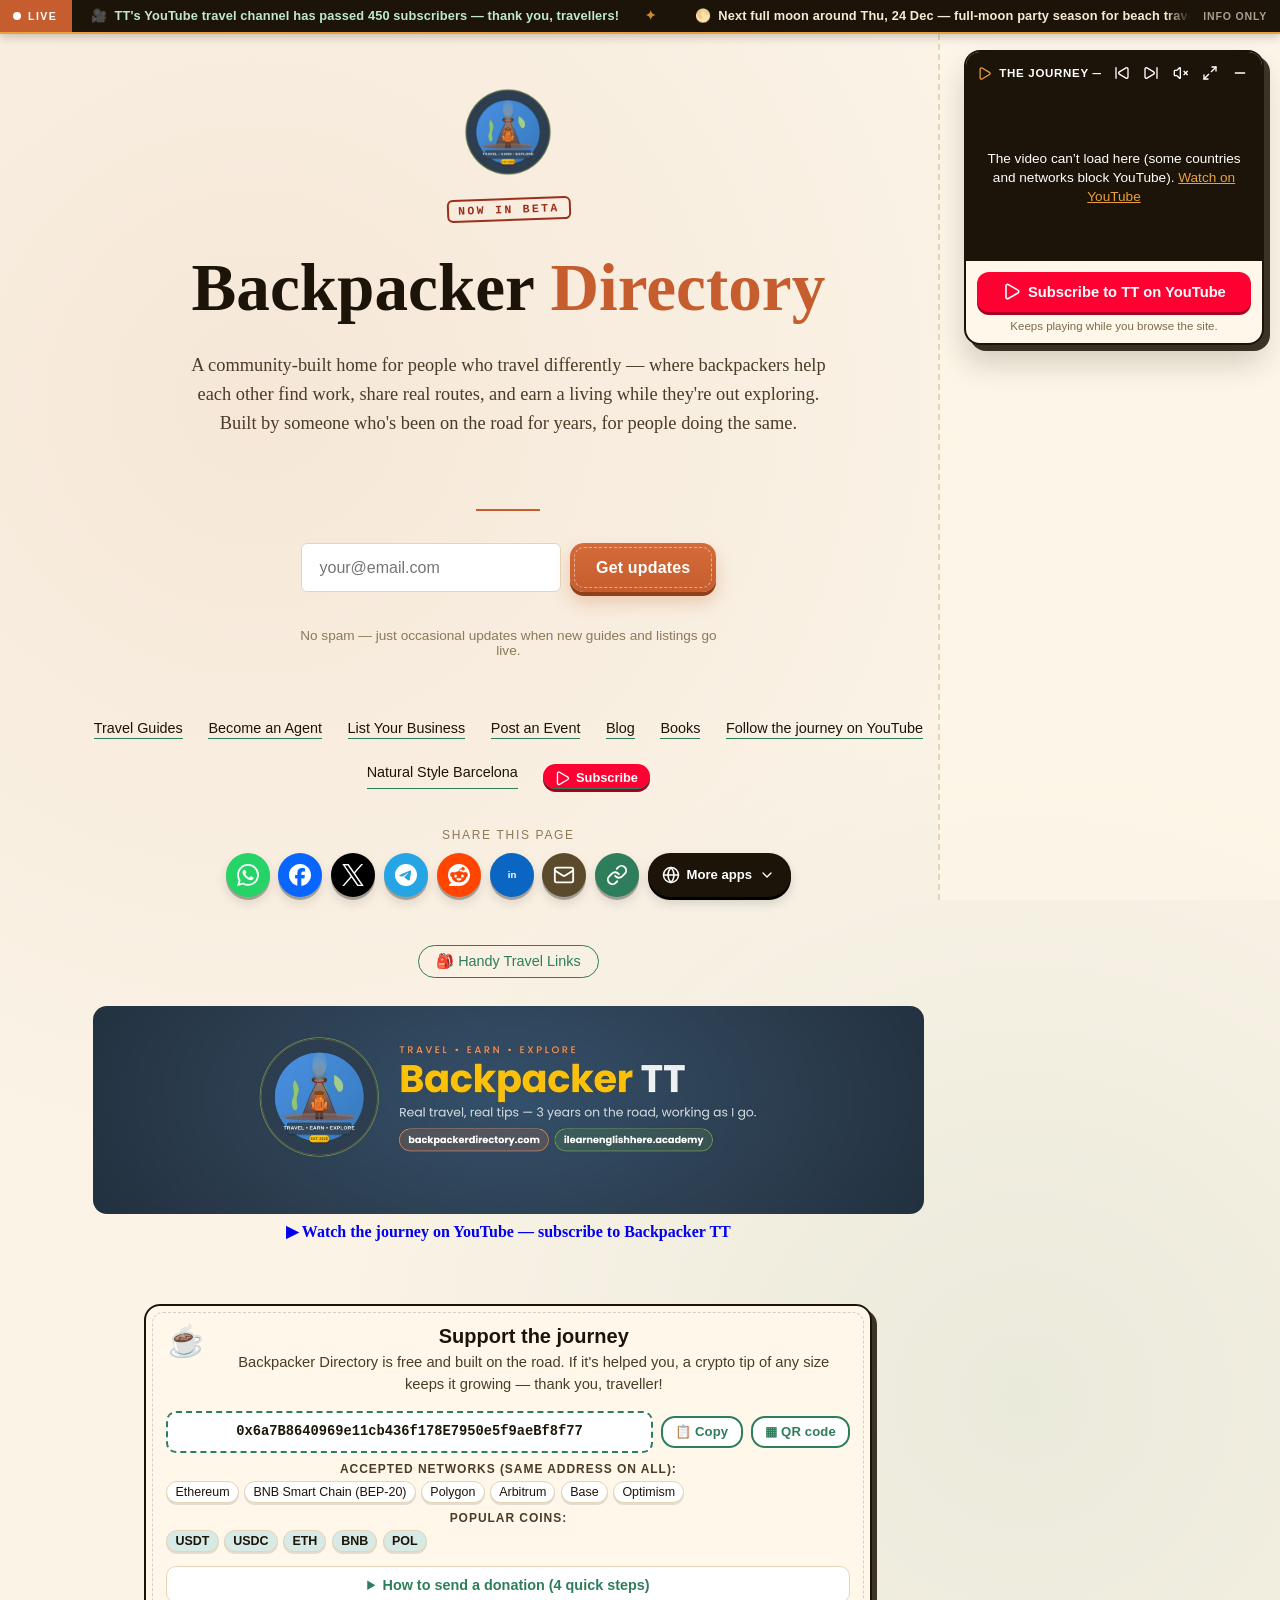
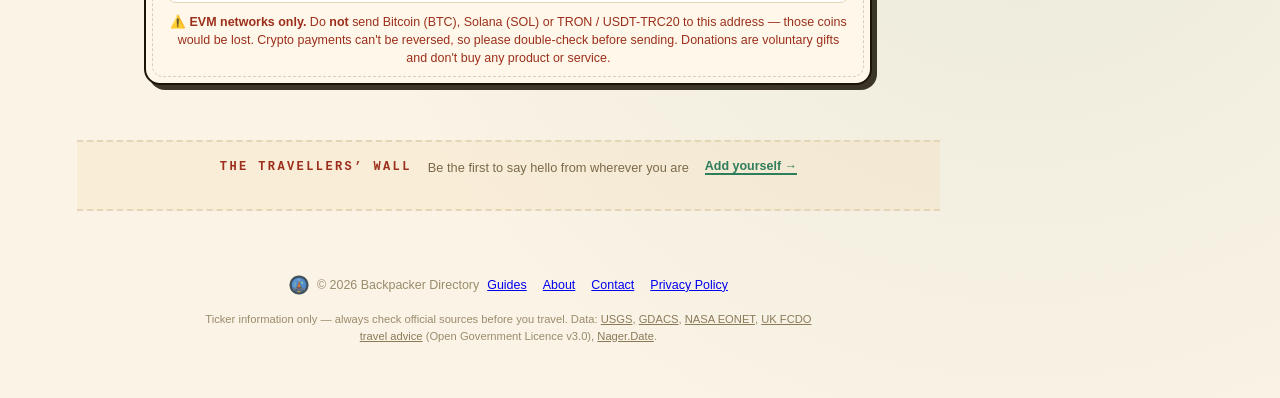
<file: index.html>
<!DOCTYPE html>
<html lang="en">
<head>
<meta charset="UTF-8">
<meta name="viewport" content="width=device-width, initial-scale=1.0">
<title>Backpacker Directory — Work, Routes &amp; Community for Travellers</title>
<meta name="description" content="Backpacker Directory — a community where travelers help each other earn, connect and explore while on the road — free guides, events and a traveller-friendly business directory.">
<link rel="icon" type="image/png" href="assets/favicon.png">
<link rel="apple-touch-icon" href="assets/favicon.png">
<style>
:root{
--ink:#1c1408;
--paper:#faf3e6;
--accent:#c65d2e;
--accent2:#2e7d5b;
--line:#e4d5b7;
}
*{box-sizing:border-box;}
body{
margin:0;
font-family:'Georgia', 'Times New Roman', serif;
background:
radial-gradient(circle at 20% 20%, rgba(198,93,46,0.08), transparent 40%),
radial-gradient(circle at 80% 70%, rgba(46,125,91,0.08), transparent 40%),
var(--paper);
color:var(--ink);
min-height:100vh;
display:flex;
flex-direction:column;
align-items:center;
justify-content:center;
padding:6vh 6vw;
text-align:center;
}
.badge{
letter-spacing:.3em;
text-transform:uppercase;
font-size:.72rem;
color:var(--accent2);
border:1px solid var(--accent2);
border-radius:999px;
padding:.5em 1.2em;
margin-bottom:2rem;
font-family:'Helvetica Neue', Arial, sans-serif;
}
h1{
font-size:clamp(2.2rem, 6vw, 4.2rem);
margin:0 0 .4em 0;
line-height:1.05;
}
h1 span{color:var(--accent);}
p.lede{
max-width:640px;
font-size:1.15rem;
line-height:1.6;
color:#4a3c26;
margin:0 auto 2.4rem auto;
}
.divider{
width:64px;
height:2px;
background:var(--accent);
margin:2rem auto;
}
form{
display:flex;
gap:.6rem;
flex-wrap:wrap;
justify-content:center;
margin-bottom:1.4rem;
}
input[type=email]{
font-family:'Helvetica Neue', Arial, sans-serif;
padding:.9em 1.1em;
border:1px solid var(--line);
border-radius:6px;
min-width:260px;
font-size:1rem;
background:#fff;
color:var(--ink);
}
button{
font-family:'Helvetica Neue', Arial, sans-serif;
padding:.9em 1.6em;
border:none;
border-radius:6px;
background:var(--accent);
color:#fff;
font-size:1rem;
cursor:pointer;
transition:background .2s ease;
}
button:hover{background:#a94c22;}
.note{
font-family:'Helvetica Neue', Arial, sans-serif;
font-size:.85rem;
color:#8a7a58;
max-width:420px;
}
.links{
margin-top:3rem;
display:flex;
gap:1.6rem;
flex-wrap:wrap;
justify-content:center;
font-family:'Helvetica Neue', Arial, sans-serif;
font-size:.9rem;
}
.links a{
color:var(--ink);
text-decoration:none;
border-bottom:1px solid var(--accent2);
padding-bottom:2px;
}
.links a:hover{color:var(--accent2);}
footer{
margin-top:4rem;
font-family:'Helvetica Neue', Arial, sans-serif;
font-size:.78rem;
color:#9a8c6c;
display:flex;
align-items:center;
justify-content:center;
gap:.5rem;
}
footer .foot-mark{width:20px;height:20px;opacity:.9;flex-shrink:0;border-radius:50%;}
.compass{
width:88px;height:88px;margin-bottom:1.4rem;border-radius:50%;
}

/* Share row */
.share-row{
margin-top:2.6rem;
display:flex;
align-items:center;
gap:.7rem;
flex-wrap:wrap;
justify-content:center;
font-family:'Helvetica Neue', Arial, sans-serif;
}
.share-row .share-label{
font-size:.78rem;
letter-spacing:.1em;
text-transform:uppercase;
color:#8a7a58;
margin-right:.3rem;
}
.share-row a, .share-row button{
display:inline-flex;
align-items:center;
justify-content:center;
width:36px;
height:36px;
border-radius:50%;
background:#fff;
border:1px solid var(--line);
color:var(--ink);
text-decoration:none;
font-size:.95rem;
cursor:pointer;
transition:border-color .2s ease, color .2s ease;
}
.share-row a:hover, .share-row button:hover{border-color:var(--accent2);color:var(--accent2);}

/* Handy links / affiliate widget */
.deals{
margin-top:3rem;
max-width:640px;
text-align:left;
font-family:'Helvetica Neue', Arial, sans-serif;
}
.deals summary{
cursor:pointer;
list-style:none;
text-align:center;
font-size:.9rem;
color:var(--accent2);
border:1px solid var(--accent2);
border-radius:999px;
padding:.5em 1.2em;
display:inline-block;
margin:0 auto;
}
.deals summary::-webkit-details-marker{display:none;}
.deals[open] summary{margin-bottom:1.2rem;}
.deals-inner{
background:#fff;
border:1px solid var(--line);
border-radius:12px;
padding:1.4rem 1.6rem;
}
.deals-inner p.deals-note{
font-size:.85rem;
color:#8a7a58;
margin:0 0 1rem 0;
line-height:1.5;
}
.deal-list{list-style:none;margin:0;padding:0;}
.deal-list li{
display:flex;
justify-content:space-between;
gap:1rem;
padding:.7em 0;
border-bottom:1px solid var(--line);
font-size:.92rem;
}
.deal-list li:last-child{border-bottom:none;}
.deal-list .deal-name{color:var(--ink);text-align:left;}
.deal-list .deal-name small{display:block;color:#8a7a58;font-size:.78rem;margin-top:.1rem;}
.deal-list .deal-rate{color:var(--accent);white-space:nowrap;font-weight:bold;}

</style>
<link rel="canonical" href="https://backpackerdirectory.com/">
<meta property="og:type" content="website">
<meta property="og:site_name" content="Backpacker Directory">
<meta property="og:title" content="Backpacker Directory — Work, Routes &amp; Community for Travellers">
<meta property="og:description" content="Backpacker Directory — a community where travelers help each other earn, connect and explore while on the road — free guides, events and a traveller-friendly business directory.">
<meta property="og:image" content="https://backpackerdirectory.com/assets/backpacker-logo.png">
<meta property="og:url" content="https://backpackerdirectory.com/">
<meta name="twitter:card" content="summary">
<link rel="stylesheet" href="assets/theme.css">
<script defer src="assets/config.js"></script>
<script defer src="assets/icons.js"></script>
<script defer src="assets/site.js"></script>
<script async src="https://pagead2.googlesyndication.com/pagead/js/adsbygoogle.js?client=ca-pub-7046048459108768" crossorigin="anonymous"></script>
<meta name="google-adsense-account" content="ca-pub-7046048459108768">
</head>
<body>

<img class="compass" src="assets/backpacker-logo.png" alt="Backpacker Directory logo">

<div class="badge">Now In Beta</div>

<h1>Backpacker <span>Directory</span></h1>

<p class="lede">
A community-built home for people who travel differently — where backpackers
help each other find work, share real routes, and earn a living while they're
out exploring. Built by someone who's been on the road for years, for people
doing the same.
</p>

<div class="divider"></div>

<form data-bd-type="subscribe" onsubmit="return false;">
<input type="email" name="email" placeholder="your@email.com" required aria-label="Your email">
<button type="submit">Get updates</button>
</form>
<p class="note">No spam — just occasional updates when new guides and listings go live.</p>

<div class="links">
<a href="guides.html">Travel Guides</a>
<a href="agents.html">Become an Agent</a>
<a href="businesses.html">List Your Business</a>
<a href="events.html">Post an Event</a>
<a href="blog.html">Blog</a>
<a href="books.html" data-bd-noswap>Books</a>
<a href="https://www.youtube.com/@TTTT-BCN" target="_blank" rel="noopener">Follow the journey on YouTube</a>
<a href="https://naturalstylebarcelona.xyz" target="_blank" rel="noopener">Natural Style Barcelona</a>
</div>

<div class="bd-share" data-bd-share></div>

<details class="deals" id="deals">
<summary>🎒 Handy Travel Links</summary>
<div class="deals-inner">
<p class="deals-note">A few travel brands worth booking through if you're planning a trip — some are affiliate links that support Backpacker Directory at no extra cost to you.</p>
<ul class="deal-list">
<li><span class="deal-name">SafetyWing<small>Travel &amp; nomad insurance</small></span><span class="deal-rate">Recommended</span></li>
<li><span class="deal-name">World Nomads<small>Adventure travel insurance</small></span><span class="deal-rate">Recommended</span></li>
<li><span class="deal-name">Hostelworld<small>Hostel booking, 179+ countries</small></span><span class="deal-rate">Recommended</span></li>
<li><span class="deal-name">Booking.com<small>Hotels, hostels, stays worldwide</small></span><span class="deal-rate">Recommended</span></li>
<li><span class="deal-name">12Go<small>Buses, trains &amp; ferries — Asia</small></span><span class="deal-rate">Recommended</span></li>
<li><span class="deal-name">GetYourGuide<small>Tours &amp; activities</small></span><span class="deal-rate">Recommended</span></li>
<li><span class="deal-name">Airalo<small>Travel eSIMs, no roaming fees</small></span><span class="deal-rate">Recommended</span></li>
<li><span class="deal-name">NordVPN<small>Stay secure on public wifi</small></span><span class="deal-rate">Recommended</span></li>
</ul>
</div>
</details>

<!-- Backpacker TT channel banner -->
<a class="bt-banner" href="https://www.youtube.com/@TTTT-BCN?sub_confirmation=1" target="_blank" rel="noopener" style="display:block;max-width:1100px;margin:28px auto;padding:0 16px;text-decoration:none">
  <img src="assets/backpacker-tt-banner.jpg" alt="Backpacker TT on YouTube: Travel, Earn, Explore. Click to subscribe." width="1600" height="400" loading="lazy" style="width:100%;height:auto;border-radius:14px;display:block">
  <span style="display:block;text-align:center;margin-top:8px;font-weight:600">&#9654; Watch the journey on YouTube &mdash; subscribe to Backpacker TT</span>
</a>

<!-- Books by T Roberts (shared file on ilearnenglishhere.academy) -->
<div class="tony-books" data-site="travel" style="padding:0 16px"></div>
<script src="https://ilearnenglishhere.academy/assets/books-banner.js" defer></script>

<!-- Tony's Udemy courses banner (shared file on ilearnenglishhere.academy) -->
<div class="tony-courses" data-first="english" style="padding:0 16px"></div>
<script src="https://ilearnenglishhere.academy/assets/courses-banner.js" defer></script>
<footer>
<img class="foot-mark" src="assets/backpacker-logo.png" alt="Backpacker Directory logo">
&copy; 2026 Backpacker Directory
<nav class="legal" style="display:flex;gap:1rem;flex-wrap:wrap;justify-content:center"><a href="guides.html">Guides</a><a href="about.html">About</a><a href="contact.html">Contact</a><a href="privacy.html">Privacy Policy</a></nav>
</footer>

</body>
</html>
</file>
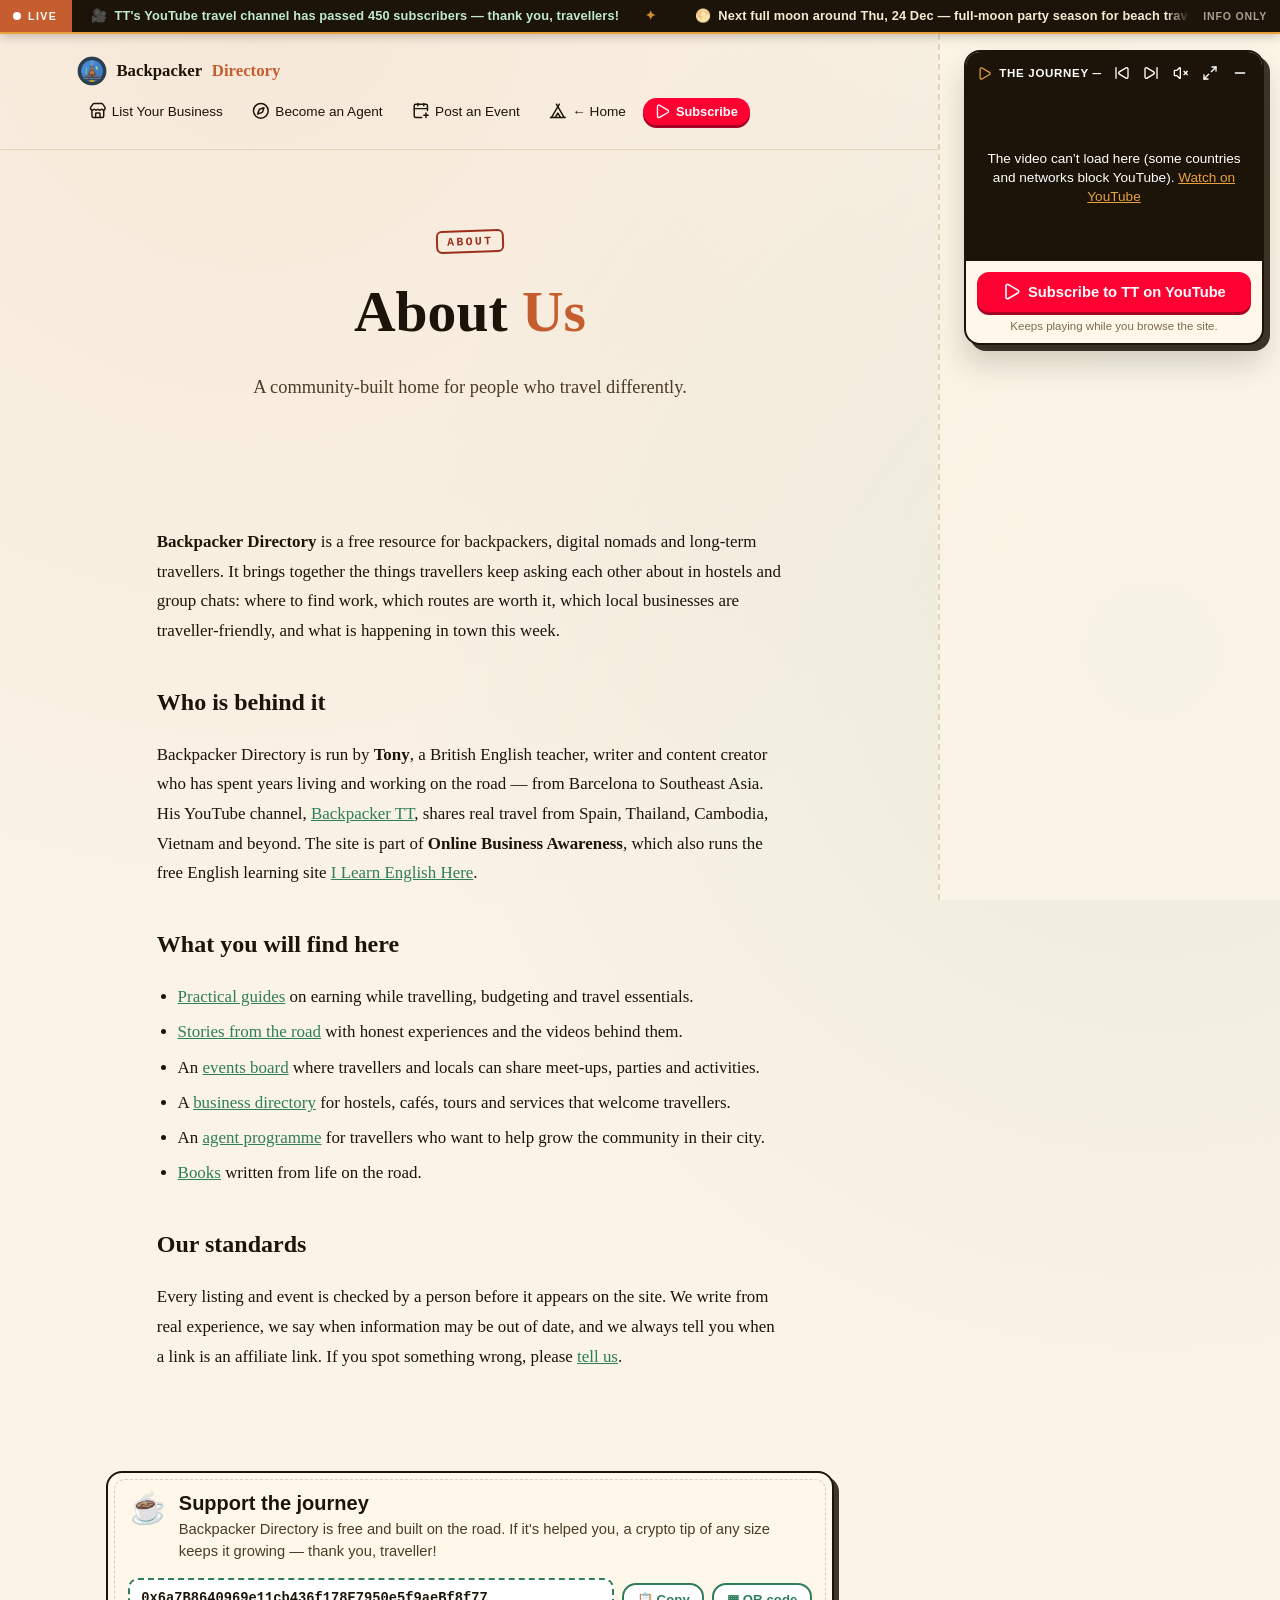
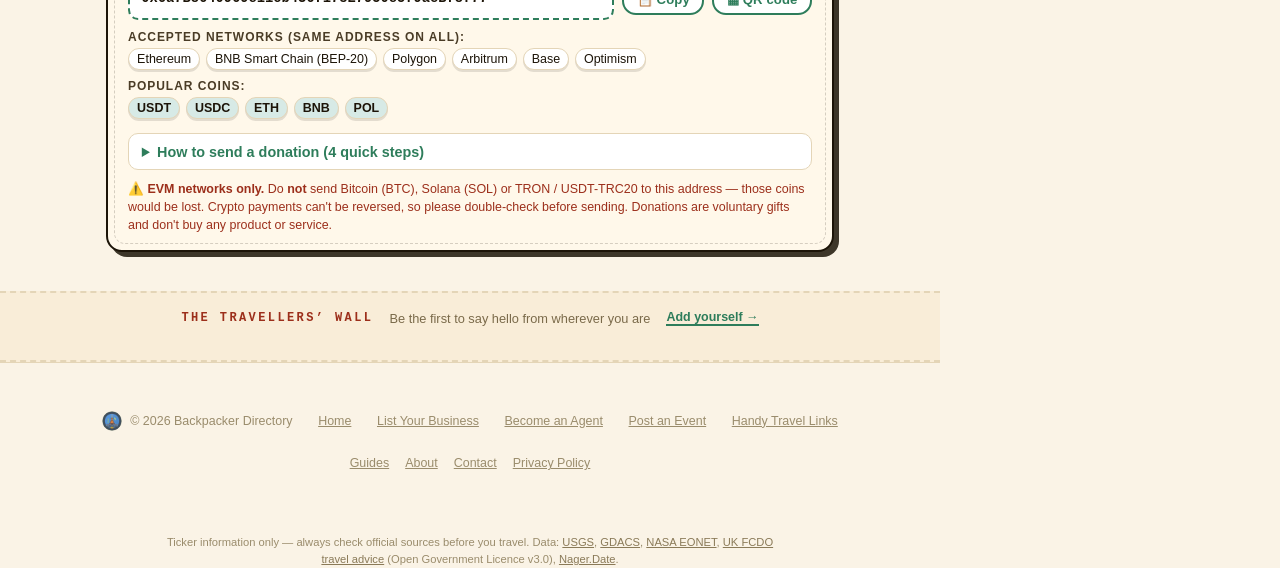
<file: about.html>
<!DOCTYPE html>
<html lang="en">
<head>
<meta charset="UTF-8">
<meta name="viewport" content="width=device-width, initial-scale=1.0">
<title>About Backpacker Directory | Backpacker Directory</title>
<meta name="description" content="Backpacker Directory is a community-built home for long-term travellers to find work, share routes, list traveller-friendly businesses and events, and learn from each other.">
<link rel="icon" type="image/png" href="assets/favicon.png">
<link rel="apple-touch-icon" href="assets/favicon.png">
<style>
:root{
--ink:#1c1408;
--paper:#faf3e6;
--accent:#c65d2e;
--accent2:#2e7d5b;
--line:#e4d5b7;
--card:#ffffff;
}
*{box-sizing:border-box;}
html{scroll-behavior:smooth;}
body{
margin:0;
font-family:'Georgia', 'Times New Roman', serif;
background:
radial-gradient(circle at 20% 0%, rgba(198,93,46,0.07), transparent 40%),
radial-gradient(circle at 90% 30%, rgba(46,125,91,0.07), transparent 40%),
var(--paper);
color:var(--ink);
}
a{color:inherit;}
.wrap{max-width:920px;margin:0 auto;padding:0 6vw;}

/* Top nav */
nav.top{
display:flex;
align-items:center;
justify-content:space-between;
padding:1.4rem 6vw;
border-bottom:1px solid var(--line);
font-family:'Helvetica Neue', Arial, sans-serif;
}
nav.top .brand{
display:flex;
align-items:center;
gap:.6rem;
text-decoration:none;
font-family:'Georgia', serif;
font-weight:bold;
font-size:1.05rem;
color:var(--ink);
}
nav.top .brand svg, nav.top .brand img{width:30px;height:30px;border-radius:50%;}
nav.top .brand span{color:var(--accent);}
nav.top .nav-links{
display:flex;
align-items:center;
gap:1.4rem;
}
nav.top a.back{
font-size:.85rem;
text-decoration:none;
color:var(--ink);
border-bottom:1px solid var(--accent2);
padding-bottom:2px;
}

/* Hero */
.hero{
text-align:center;
padding:5rem 6vw 3.5rem 6vw;
}
.badge{
display:inline-block;
letter-spacing:.3em;
text-transform:uppercase;
font-size:.72rem;
color:var(--accent2);
border:1px solid var(--accent2);
border-radius:999px;
padding:.5em 1.2em;
margin-bottom:1.8rem;
font-family:'Helvetica Neue', Arial, sans-serif;
}
h1{
font-size:clamp(2rem, 5.5vw, 3.6rem);
margin:0 0 .5em 0;
line-height:1.08;
}
h1 span{color:var(--accent);}
.hero p.lede{
max-width:640px;
margin:0 auto 2.2rem auto;
font-size:1.15rem;
line-height:1.65;
color:#4a3c26;
}
.cta-row{
display:flex;
gap:.9rem;
justify-content:center;
flex-wrap:wrap;
font-family:'Helvetica Neue', Arial, sans-serif;
}
.btn{
display:inline-block;
padding:.9em 1.7em;
border-radius:6px;
font-size:1rem;
text-decoration:none;
cursor:pointer;
border:none;
font-family:'Helvetica Neue', Arial, sans-serif;
}
.btn-primary{background:var(--accent);color:#fff;}
.btn-primary:hover{background:#a94c22;}
.btn-outline{background:transparent;color:var(--ink);border:1px solid var(--line);}
.btn-outline:hover{border-color:var(--accent2);color:var(--accent2);}
.btn-small{
display:inline-block;
padding:.55em 1em;
border-radius:6px;
font-size:.82rem;
text-decoration:none;
border:1px solid var(--accent2);
color:var(--accent2);
font-family:'Helvetica Neue', Arial, sans-serif;
}
.btn-small:hover{background:var(--accent2);color:#fff;}

/* Section shell */
section{padding:4rem 6vw;border-top:1px solid var(--line);}
section.tinted{background:rgba(198,93,46,0.05);}
.section-inner{max-width:920px;margin:0 auto;}
.kicker{
font-family:'Helvetica Neue', Arial, sans-serif;
text-transform:uppercase;
letter-spacing:.18em;
font-size:.72rem;
color:var(--accent2);
margin-bottom:.8rem;
}
h2{
font-size:clamp(1.6rem, 3.4vw, 2.3rem);
margin:0 0 1rem 0;
}
p.intro{
font-family:'Helvetica Neue', Arial, sans-serif;
font-size:1.02rem;
line-height:1.7;
color:#4a3c26;
max-width:680px;
margin:0 0 2rem 0;
}

/* Global strip */
.global-strip{
display:flex;
align-items:center;
gap:1rem;
flex-wrap:wrap;
justify-content:center;
font-family:'Helvetica Neue', Arial, sans-serif;
font-size:.85rem;
letter-spacing:.04em;
color:var(--accent2);
text-transform:uppercase;
margin-top:.4rem;
}
.global-strip span{
border:1px solid var(--line);
border-radius:999px;
padding:.4em 1em;
}

/* Event type grid */
.grid{
display:grid;
grid-template-columns:repeat(3, 1fr);
gap:1rem;
}
@media (max-width:720px){.grid{grid-template-columns:repeat(2, 1fr);}}
@media (max-width:480px){.grid{grid-template-columns:1fr;}}
.type-card{
background:var(--card);
border:1px solid var(--line);
border-radius:10px;
padding:1.1rem 1.2rem;
font-family:'Helvetica Neue', Arial, sans-serif;
}
.type-card strong{display:block;font-family:'Georgia', serif;color:var(--accent);margin-bottom:.2rem;}
.type-card span{font-size:.85rem;color:#4a3c26;}

/* Map */
.map-frame{
width:100%;
height:340px;
border:1px solid var(--line);
border-radius:12px;
overflow:hidden;
}
.map-frame iframe{width:100%;height:100%;border:0;}
.map-note{
font-size:.85rem;
color:#8a7a58;
margin-top:.8rem;
font-family:'Helvetica Neue', Arial, sans-serif;
}

/* Event cards */
.event-list{
display:flex;
flex-direction:column;
gap:1.1rem;
margin-top:2rem;
}
.event-card{
display:flex;
gap:1.2rem;
background:var(--card);
border:1px solid var(--line);
border-radius:12px;
padding:1.3rem 1.5rem;
font-family:'Helvetica Neue', Arial, sans-serif;
align-items:flex-start;
}
@media (max-width:600px){.event-card{flex-direction:column;}}
.event-date{
flex-shrink:0;
width:64px;
text-align:center;
background:var(--ink);
color:#fff;
border-radius:8px;
padding:.6em .4em;
font-family:'Georgia', serif;
}
.event-date .day{font-size:1.3rem;line-height:1;display:block;}
.event-date .mon{font-size:.7rem;letter-spacing:.08em;text-transform:uppercase;opacity:.85;}
.event-body{flex-grow:1;}
.event-body h3{
font-family:'Georgia', serif;
margin:0 0 .3rem 0;
font-size:1.1rem;
}
.event-body .meta{
font-size:.82rem;
color:var(--accent2);
margin:0 0 .5rem 0;
text-transform:uppercase;
letter-spacing:.06em;
}
.event-body p{
margin:0 0 .8rem 0;
font-size:.92rem;
line-height:1.6;
color:#4a3c26;
}
.example-tag{
display:inline-block;
font-size:.68rem;
letter-spacing:.1em;
text-transform:uppercase;
color:#8a7a58;
border:1px solid var(--line);
border-radius:999px;
padding:.25em .7em;
margin-bottom:.6rem;
}
.calendar-note{
font-family:'Helvetica Neue', Arial, sans-serif;
font-size:.9rem;
color:#4a3c26;
background:var(--card);
border:1px dashed var(--line);
border-radius:10px;
padding:1.1rem 1.3rem;
margin-top:1.6rem;
}

/* Form */
form.listing{
display:flex;
flex-direction:column;
gap:1.1rem;
max-width:640px;
font-family:'Helvetica Neue', Arial, sans-serif;
}
.field label{
display:block;
font-size:.85rem;
color:#6b5a3a;
margin-bottom:.4rem;
}
.field input[type=text],
.field input[type=email],
.field input[type=url],
.field input[type=date],
.field input[type=time],
.field select,
.field textarea{
width:100%;
font-family:'Helvetica Neue', Arial, sans-serif;
padding:.8em 1em;
border:1px solid var(--line);
border-radius:6px;
font-size:1rem;
background:#fff;
color:var(--ink);
}
.field input[type=file]{
width:100%;
font-family:'Helvetica Neue', Arial, sans-serif;
padding:.7em;
border:1px dashed var(--line);
border-radius:6px;
background:#fff;
font-size:.9rem;
}
.field textarea{min-height:100px;resize:vertical;}
.row-2{
display:grid;
grid-template-columns:1fr 1fr;
gap:1.1rem;
}
@media (max-width:560px){.row-2{grid-template-columns:1fr;}}
.note{
font-family:'Helvetica Neue', Arial, sans-serif;
font-size:.85rem;
color:#8a7a58;
max-width:460px;
}

/* Share row */
.share-row{
display:flex;
align-items:center;
gap:.7rem;
flex-wrap:wrap;
justify-content:center;
font-family:'Helvetica Neue', Arial, sans-serif;
margin-top:2.5rem;
}
.share-row .share-label{
font-size:.78rem;
letter-spacing:.1em;
text-transform:uppercase;
color:#8a7a58;
margin-right:.3rem;
}
.share-row a, .share-row button{
display:inline-flex;
align-items:center;
justify-content:center;
width:36px;
height:36px;
border-radius:50%;
background:var(--card);
border:1px solid var(--line);
color:var(--ink);
text-decoration:none;
font-size:.95rem;
cursor:pointer;
}
.share-row a:hover, .share-row button:hover{border-color:var(--accent2);color:var(--accent2);}

footer{
text-align:center;
padding:3rem 6vw;
font-family:'Helvetica Neue', Arial, sans-serif;
font-size:.78rem;
color:#9a8c6c;
border-top:1px solid var(--line);
display:flex;
align-items:center;
justify-content:center;
gap:1.6rem;
flex-wrap:wrap;
}
footer .foot-brand{display:flex;align-items:center;gap:.5rem;}
footer .foot-mark{width:20px;height:20px;opacity:.9;flex-shrink:0;border-radius:50%;}
footer a{color:#9a8c6c;}
</style>
<link rel="canonical" href="https://backpackerdirectory.com/about.html">
<meta property="og:type" content="website">
<meta property="og:site_name" content="Backpacker Directory">
<meta property="og:title" content="About Backpacker Directory">
<meta property="og:description" content="Backpacker Directory is a community-built home for long-term travellers to find work, share routes, list traveller-friendly businesses and events, and learn from each other.">
<meta property="og:image" content="https://backpackerdirectory.com/assets/backpacker-logo.png">
<meta property="og:url" content="https://backpackerdirectory.com/about.html">
<meta name="twitter:card" content="summary">
<link rel="stylesheet" href="assets/theme.css">
<script defer src="assets/config.js"></script>
<script defer src="assets/icons.js"></script>
<script defer src="assets/site.js"></script>
<script async src="https://pagead2.googlesyndication.com/pagead/js/adsbygoogle.js?client=ca-pub-7046048459108768" crossorigin="anonymous"></script>
<meta name="google-adsense-account" content="ca-pub-7046048459108768">
<style>
.page{max-width:780px;margin:0 auto;padding:1rem 6vw 3rem;text-align:left;line-height:1.75;font-size:1.06rem}
.page h2{margin:2.2rem 0 .6rem;font-size:1.5rem}
.page h3{margin:1.4rem 0 .4rem;font-size:1.15rem}
.page ul,.page ol{padding-left:1.3rem}.page li{margin:.35rem 0}
.page .tip{background:#fff8ea;border-left:5px solid var(--accent,#c65d2e);border-radius:10px;padding:.8rem 1rem;margin:1.2rem 0}
.page .cards{display:grid;grid-template-columns:repeat(auto-fit,minmax(230px,1fr));gap:14px;margin:1.2rem 0}
.page .cards a{display:block;background:#fff;border:1px solid var(--line,#e4d5b7);border-radius:14px;padding:1rem;text-decoration:none;color:inherit}
.page .cards a:hover{border-color:var(--accent2,#2e7d5b)}
.page .cards b{display:block;font-size:1.08rem;margin-bottom:.3rem}
.page a{color:var(--accent2,#2e7d5b)}
</style>
</head>
<body>

<nav class="top">
<a class="brand" href="index.html">
<img src="assets/backpacker-logo.png" alt="Backpacker Directory logo">
Backpacker <span>Directory</span>
</a>
<div class="nav-links">
<a class="back" href="businesses.html">List Your Business</a>
<a class="back" href="agents.html">Become an Agent</a>
<a class="back" href="events.html">Post an Event</a>
<a class="back" href="index.html">&larr; Home</a>
</div>
</nav>

<header class="hero">
<div class="badge">About</div>
<h1>About <span>Us</span></h1>
<p class="lede">A community-built home for people who travel differently.</p>
</header>

<main class="page">

<p><b>Backpacker Directory</b> is a free resource for backpackers, digital nomads and long-term travellers. It brings together the things travellers keep asking each other about in hostels and group chats: where to find work, which routes are worth it, which local businesses are traveller-friendly, and what is happening in town this week.</p>

<h2>Who is behind it</h2>
<p>Backpacker Directory is run by <b>Tony</b>, a British English teacher, writer and content creator who has spent years living and working on the road — from Barcelona to Southeast Asia. His YouTube channel, <a href="https://www.youtube.com/@TTTT-BCN" target="_blank" rel="noopener">Backpacker TT</a>, shares real travel from Spain, Thailand, Cambodia, Vietnam and beyond. The site is part of <b>Online Business Awareness</b>, which also runs the free English learning site <a href="https://ilearnenglishhere.academy/" target="_blank" rel="noopener">I Learn English Here</a>.</p>

<h2>What you will find here</h2>
<ul>
<li><a href="guides.html">Practical guides</a> on earning while travelling, budgeting and travel essentials.</li>
<li><a href="blog.html">Stories from the road</a> with honest experiences and the videos behind them.</li>
<li>An <a href="events.html">events board</a> where travellers and locals can share meet-ups, parties and activities.</li>
<li>A <a href="businesses.html">business directory</a> for hostels, cafés, tours and services that welcome travellers.</li>
<li>An <a href="agents.html">agent programme</a> for travellers who want to help grow the community in their city.</li>
<li><a href="books.html">Books</a> written from life on the road.</li>
</ul>

<h2>Our standards</h2>
<p>Every listing and event is checked by a person before it appears on the site. We write from real experience, we say when information may be out of date, and we always tell you when a link is an affiliate link. If you spot something wrong, please <a href="contact.html">tell us</a>.</p>

</main>

<footer>
<span class="foot-brand">
<img class="foot-mark" src="assets/backpacker-logo.png" alt="Backpacker Directory logo">
&copy; 2026 Backpacker Directory
</span>
<a href="index.html">Home</a>
<a href="businesses.html">List Your Business</a>
<a href="agents.html">Become an Agent</a>
<a href="events.html">Post an Event</a>
<a href="index.html#deals">Handy Travel Links</a>
<nav class="legal" style="display:flex;gap:1rem;flex-wrap:wrap;justify-content:center"><a href="guides.html">Guides</a><a href="about.html">About</a><a href="contact.html">Contact</a><a href="privacy.html">Privacy Policy</a></nav>
</footer>

</body>
</html>
</file>
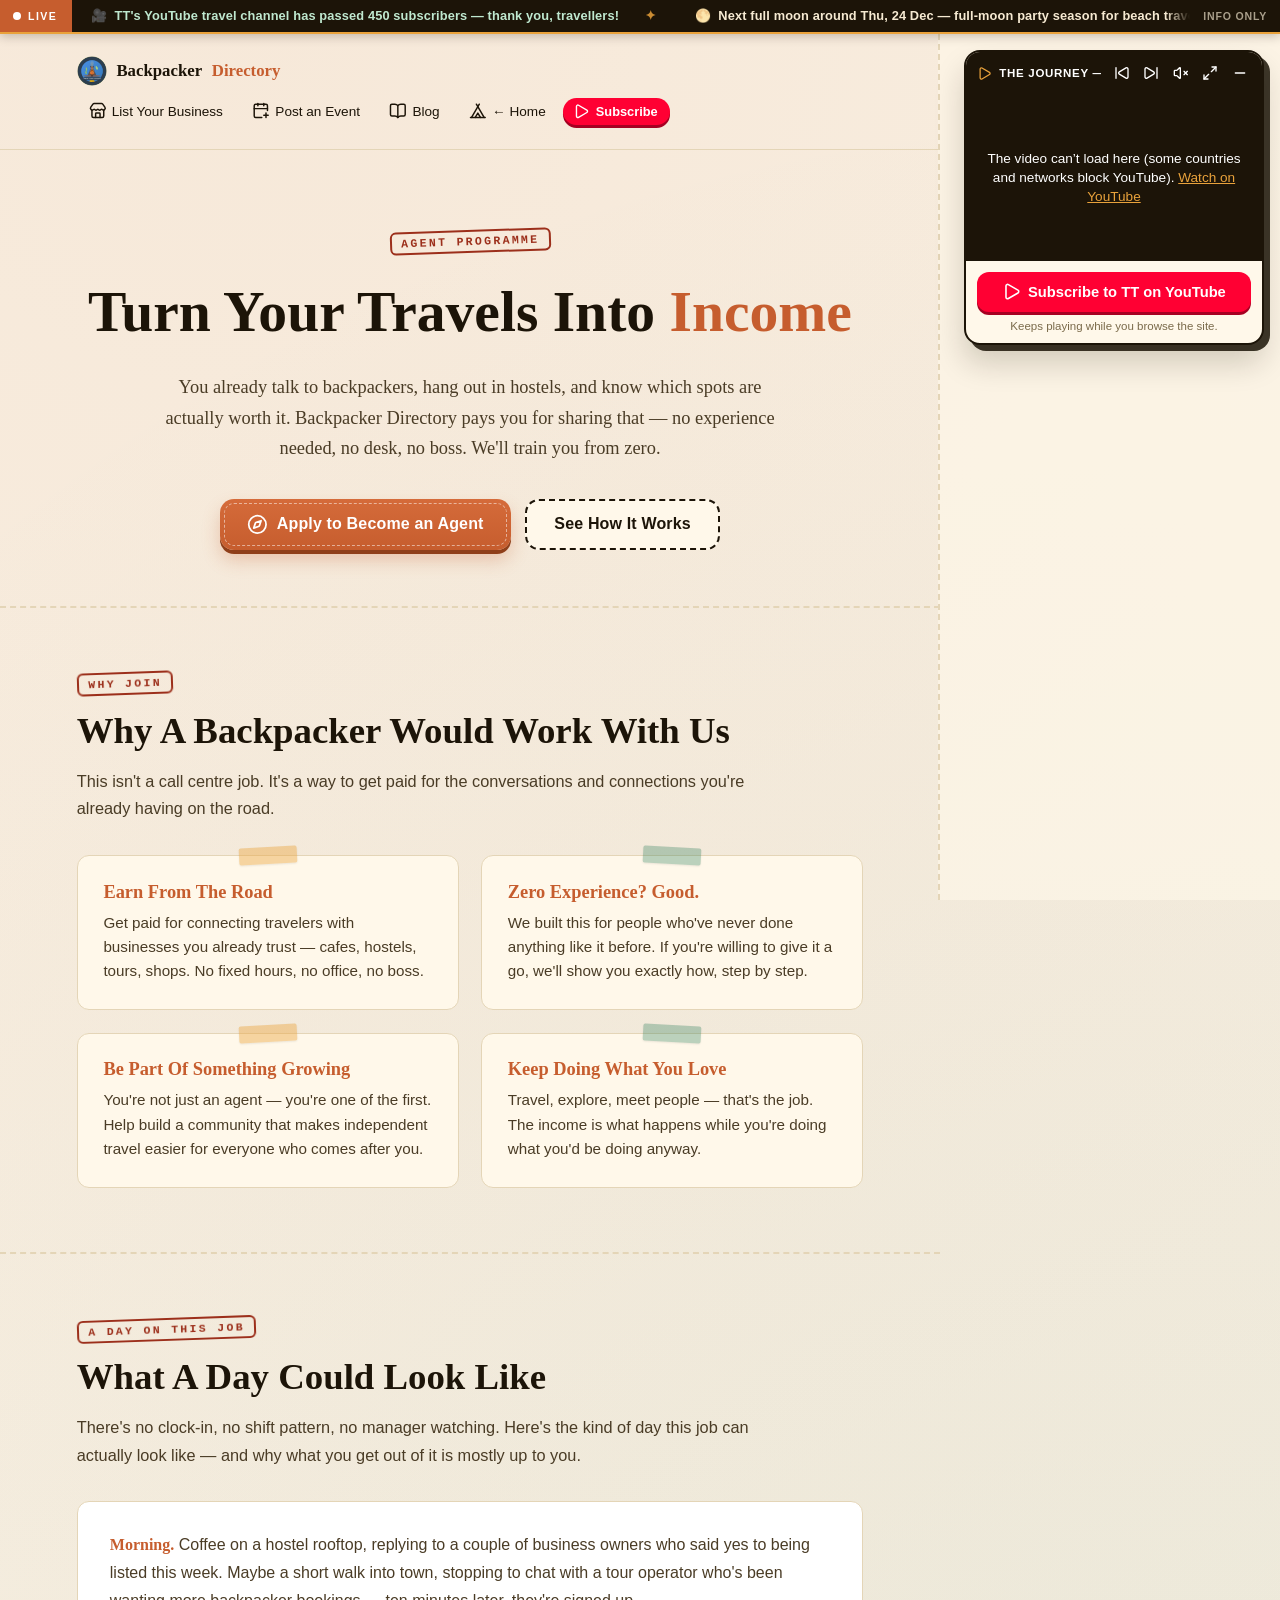
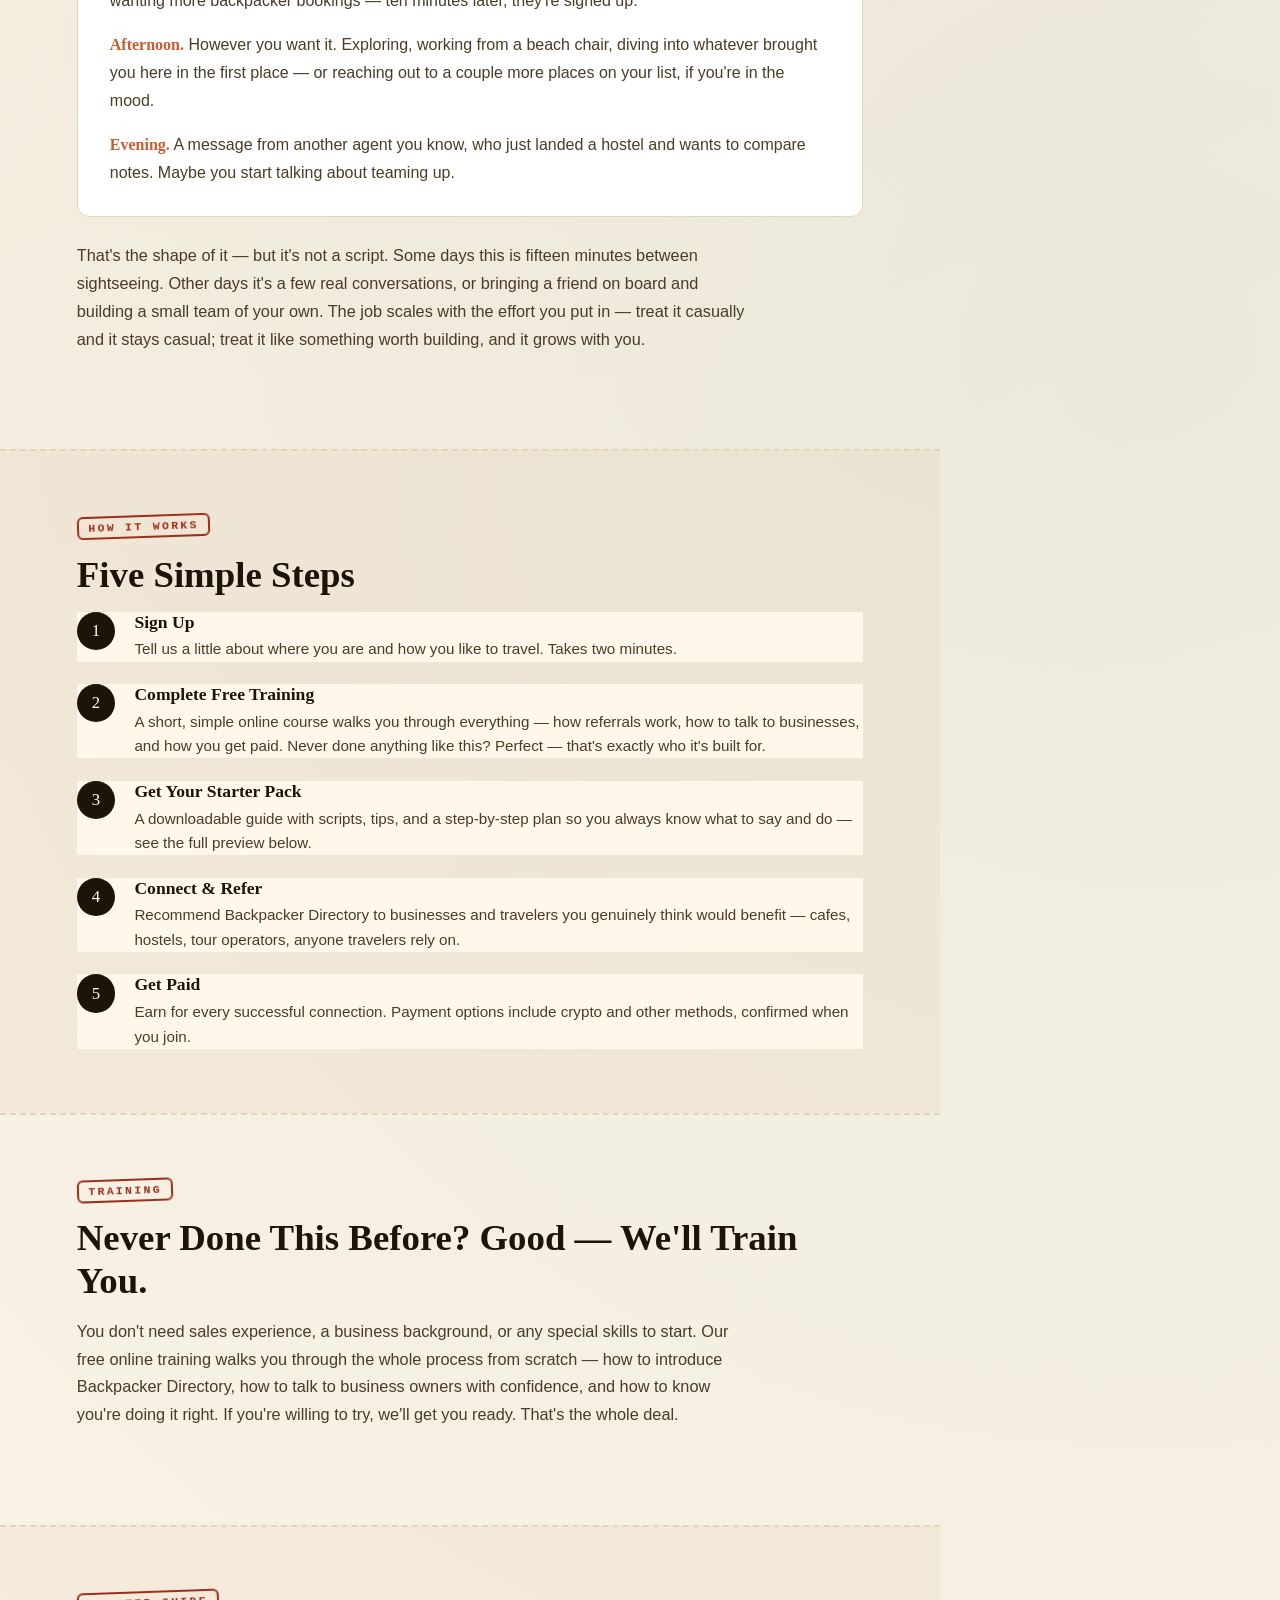
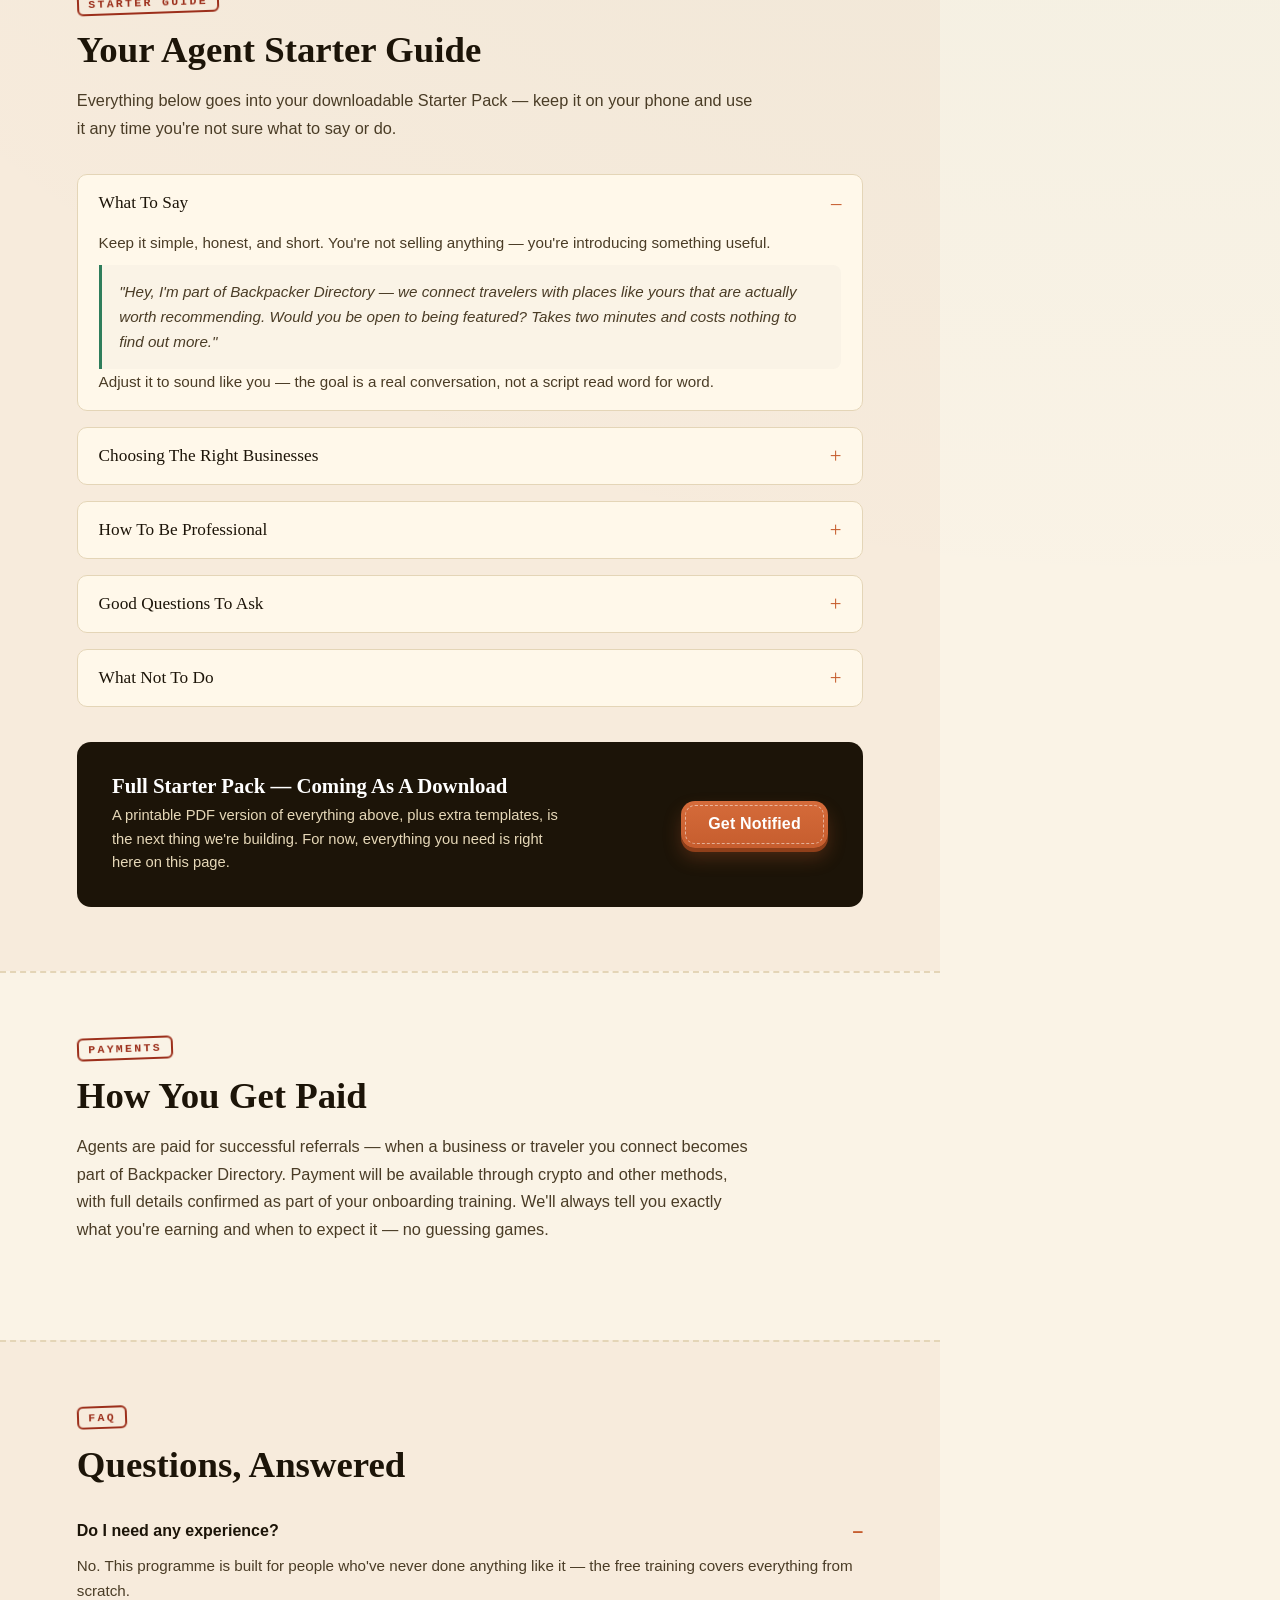
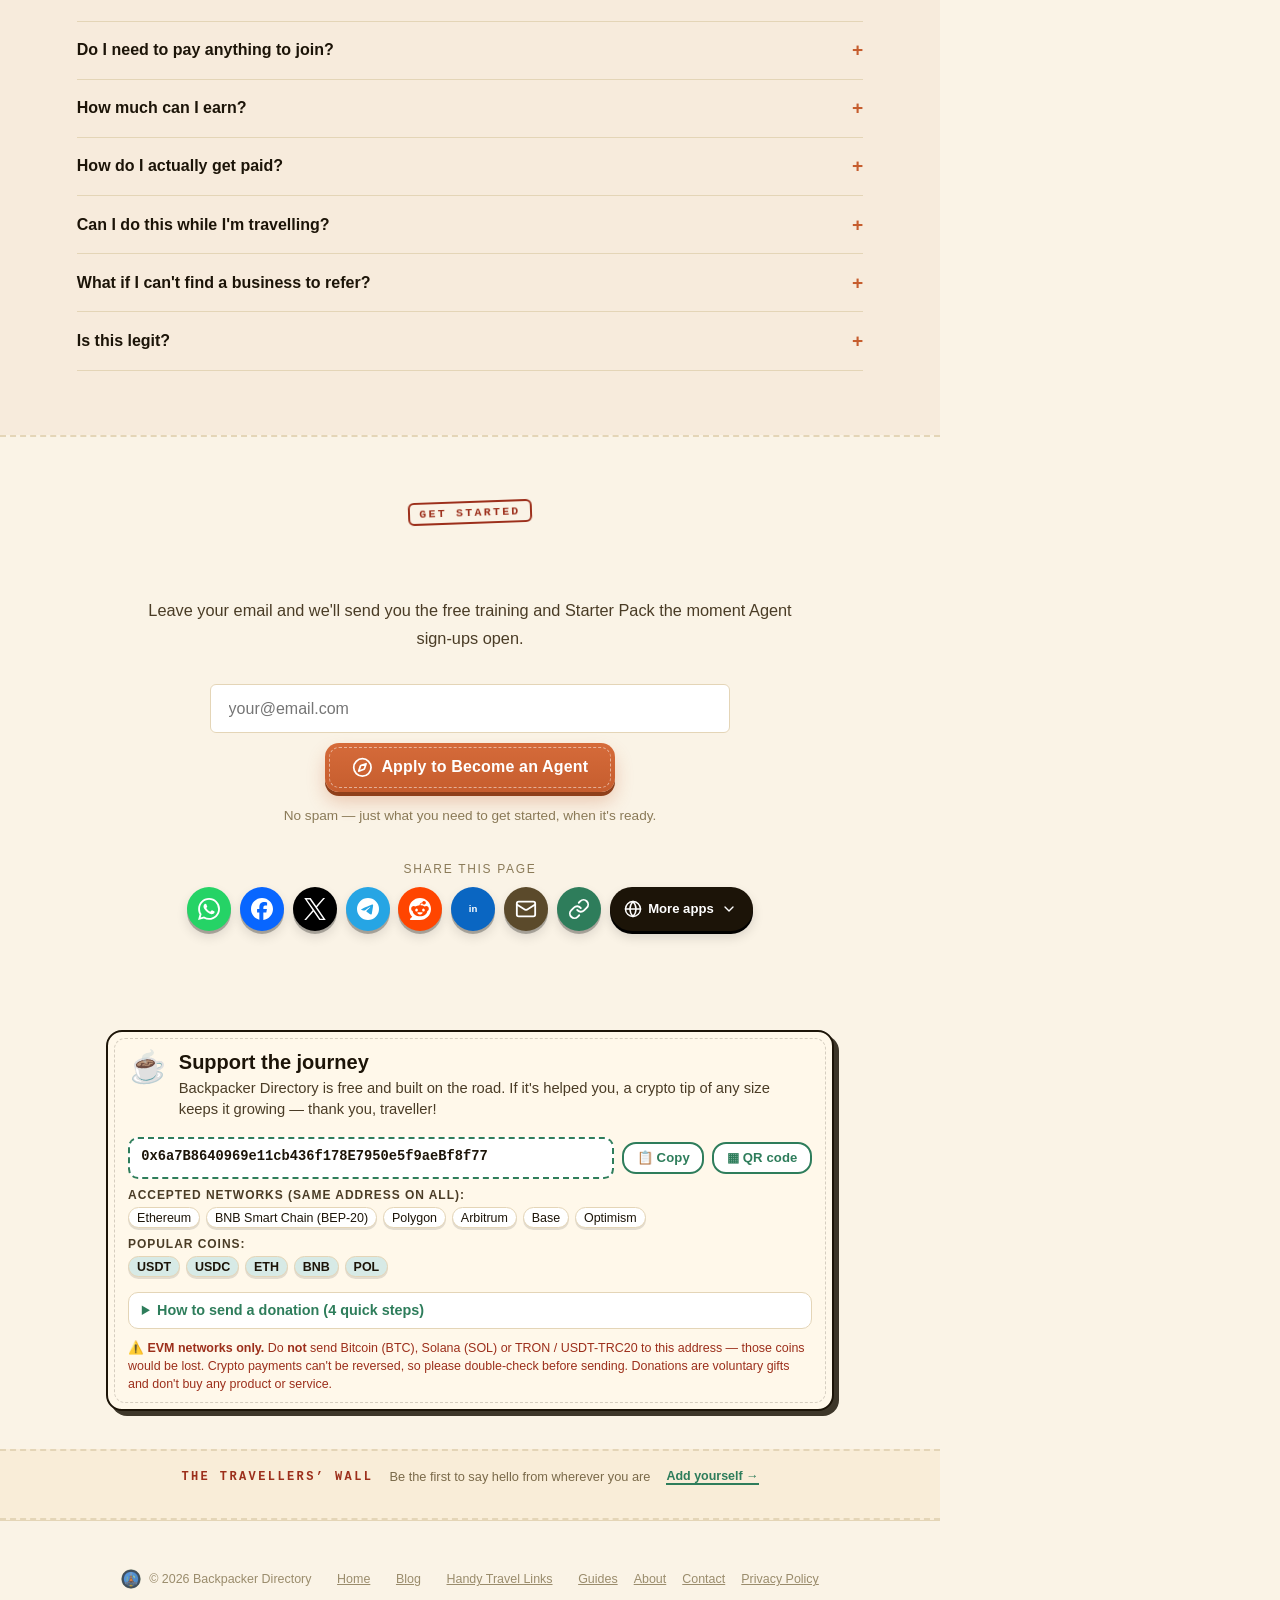
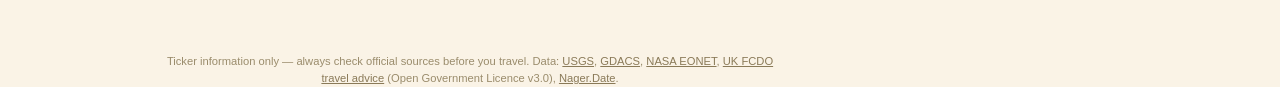
<file: agents.html>
<!DOCTYPE html>
<html lang="en">
<head>
<meta charset="UTF-8">
<meta name="viewport" content="width=device-width, initial-scale=1.0">
<title>Become an Agent — Backpacker Directory</title>
<meta name="description" content="Earn from the road as a Backpacker Directory Agent. No experience needed — free training, a starter guide, and flexible pay through crypto or other methods.">
<link rel="icon" type="image/png" href="assets/favicon.png">
<link rel="apple-touch-icon" href="assets/favicon.png">
<style>
:root{
--ink:#1c1408;
--paper:#faf3e6;
--accent:#c65d2e;
--accent2:#2e7d5b;
--line:#e4d5b7;
--card:#ffffff;
}
*{box-sizing:border-box;}
html{scroll-behavior:smooth;}
body{
margin:0;
font-family:'Georgia', 'Times New Roman', serif;
background:
radial-gradient(circle at 20% 0%, rgba(198,93,46,0.07), transparent 40%),
radial-gradient(circle at 90% 30%, rgba(46,125,91,0.07), transparent 40%),
var(--paper);
color:var(--ink);
}
a{color:inherit;}
.wrap{max-width:920px;margin:0 auto;padding:0 6vw;}

/* Top nav */
nav.top{
display:flex;
align-items:center;
justify-content:space-between;
padding:1.4rem 6vw;
border-bottom:1px solid var(--line);
font-family:'Helvetica Neue', Arial, sans-serif;
}
nav.top .brand{
display:flex;
align-items:center;
gap:.6rem;
text-decoration:none;
font-family:'Georgia', serif;
font-weight:bold;
font-size:1.05rem;
color:var(--ink);
}
nav.top .brand svg, nav.top .brand img{width:30px;height:30px;border-radius:50%;}
nav.top .brand span{color:var(--accent);}
nav.top a.back{
font-size:.85rem;
text-decoration:none;
color:var(--ink);
border-bottom:1px solid var(--accent2);
padding-bottom:2px;
}
nav.top .nav-links{
display:flex;
align-items:center;
gap:1.4rem;
}

/* Hero */
.hero{
text-align:center;
padding:5rem 6vw 3.5rem 6vw;
}
.badge{
display:inline-block;
letter-spacing:.3em;
text-transform:uppercase;
font-size:.72rem;
color:var(--accent2);
border:1px solid var(--accent2);
border-radius:999px;
padding:.5em 1.2em;
margin-bottom:1.8rem;
font-family:'Helvetica Neue', Arial, sans-serif;
}
h1{
font-size:clamp(2rem, 5.5vw, 3.6rem);
margin:0 0 .5em 0;
line-height:1.08;
}
h1 span{color:var(--accent);}
.hero p.lede{
max-width:620px;
margin:0 auto 2.2rem auto;
font-size:1.15rem;
line-height:1.65;
color:#4a3c26;
}
.cta-row{
display:flex;
gap:.9rem;
justify-content:center;
flex-wrap:wrap;
font-family:'Helvetica Neue', Arial, sans-serif;
}
.btn{
display:inline-block;
padding:.9em 1.7em;
border-radius:6px;
font-size:1rem;
text-decoration:none;
cursor:pointer;
border:none;
font-family:'Helvetica Neue', Arial, sans-serif;
}
.btn-primary{background:var(--accent);color:#fff;}
.btn-primary:hover{background:#a94c22;}
.btn-outline{background:transparent;color:var(--ink);border:1px solid var(--line);}
.btn-outline:hover{border-color:var(--accent2);color:var(--accent2);}

/* Section shell */
section{padding:4rem 6vw;border-top:1px solid var(--line);}
section.tinted{background:rgba(198,93,46,0.05);}
.section-inner{max-width:920px;margin:0 auto;}
.kicker{
font-family:'Helvetica Neue', Arial, sans-serif;
text-transform:uppercase;
letter-spacing:.18em;
font-size:.72rem;
color:var(--accent2);
margin-bottom:.8rem;
}
h2{
font-size:clamp(1.6rem, 3.4vw, 2.3rem);
margin:0 0 1rem 0;
}
p.intro{
font-family:'Helvetica Neue', Arial, sans-serif;
font-size:1.02rem;
line-height:1.7;
color:#4a3c26;
max-width:680px;
margin:0 0 2rem 0;
}

/* Why join grid */
.grid{
display:grid;
grid-template-columns:repeat(2, 1fr);
gap:1.4rem;
}
@media (max-width:680px){.grid{grid-template-columns:1fr;}}
.card{
background:var(--card);
border:1px solid var(--line);
border-radius:12px;
padding:1.6rem;
font-family:'Helvetica Neue', Arial, sans-serif;
}
.card h3{
font-family:'Georgia', serif;
font-size:1.15rem;
margin:0 0 .5rem 0;
color:var(--accent);
}
.card p{
font-size:.95rem;
line-height:1.6;
color:#4a3c26;
margin:0;
}

/* Day in the life */
.day-story{
background:var(--card);
border:1px solid var(--line);
border-radius:12px;
padding:1.8rem 2rem;
font-family:'Helvetica Neue', Arial, sans-serif;
}
.day-story p{
font-size:1rem;
line-height:1.75;
color:#4a3c26;
margin:0 0 1rem 0;
}
.day-story p:last-child{margin-bottom:0;}
.day-story strong{color:var(--accent);font-family:'Georgia', serif;}

/* Steps */
.steps{
counter-reset:step;
display:flex;
flex-direction:column;
gap:1.4rem;
}
.step{
display:flex;
gap:1.2rem;
align-items:flex-start;
font-family:'Helvetica Neue', Arial, sans-serif;
}
.step .num{
counter-increment:step;
flex-shrink:0;
width:2.4rem;
height:2.4rem;
border-radius:50%;
background:var(--ink);
color:#fff;
display:flex;
align-items:center;
justify-content:center;
font-size:1.05rem;
font-family:'Georgia', serif;
}
.step .num::before{content:counter(step);}
.step h3{
font-family:'Georgia', serif;
margin:0 0 .3rem 0;
font-size:1.1rem;
}
.step p{
margin:0;
font-size:.95rem;
line-height:1.6;
color:#4a3c26;
}

/* Starter guide accordion-ish cards */
.guide-list{
display:flex;
flex-direction:column;
gap:1rem;
}
details.guide{
background:var(--card);
border:1px solid var(--line);
border-radius:10px;
padding:1rem 1.3rem;
font-family:'Helvetica Neue', Arial, sans-serif;
}
details.guide summary{
cursor:pointer;
font-family:'Georgia', serif;
font-size:1.08rem;
color:var(--ink);
list-style:none;
display:flex;
align-items:center;
justify-content:space-between;
}
details.guide summary::-webkit-details-marker{display:none;}
details.guide summary::after{
content:'+';
font-size:1.3rem;
color:var(--accent);
margin-left:1rem;
}
details.guide[open] summary::after{content:'–';}
details.guide .body{
margin-top:.9rem;
font-size:.95rem;
line-height:1.65;
color:#4a3c26;
}
details.guide ul{margin:.4rem 0 0 0;padding-left:1.2rem;}
details.guide li{margin-bottom:.4rem;}
.script-box{
background:var(--paper);
border-left:3px solid var(--accent2);
padding:.9rem 1.1rem;
border-radius:0 8px 8px 0;
font-style:italic;
margin-top:.6rem;
}

/* Pack callout */
.pack-callout{
display:flex;
align-items:center;
justify-content:space-between;
gap:1.5rem;
flex-wrap:wrap;
background:var(--ink);
color:#f5ead4;
border-radius:14px;
padding:2rem 2.2rem;
margin-top:2.2rem;
font-family:'Helvetica Neue', Arial, sans-serif;
}
.pack-callout h3{
font-family:'Georgia', serif;
margin:0 0 .4rem 0;
font-size:1.3rem;
color:#fff;
}
.pack-callout p{margin:0;font-size:.92rem;line-height:1.6;color:#e6d8b8;max-width:460px;}
.pack-callout .btn-primary{white-space:nowrap;}

/* FAQ */
details.faq{
border-bottom:1px solid var(--line);
padding:1.1rem 0;
font-family:'Helvetica Neue', Arial, sans-serif;
}
details.faq summary{
cursor:pointer;
font-size:1rem;
font-weight:bold;
list-style:none;
display:flex;
justify-content:space-between;
align-items:center;
}
details.faq summary::-webkit-details-marker{display:none;}
details.faq summary::after{content:'+';color:var(--accent);font-size:1.2rem;margin-left:1rem;}
details.faq[open] summary::after{content:'–';}
details.faq p{
margin:.7rem 0 0 0;
font-size:.95rem;
line-height:1.65;
color:#4a3c26;
}

/* Sign up */
.signup{
text-align:center;
}
form.apply{
display:flex;
gap:.6rem;
flex-wrap:wrap;
justify-content:center;
margin:0 auto 1rem auto;
max-width:520px;
}
form.apply input{
font-family:'Helvetica Neue', Arial, sans-serif;
padding:.9em 1.1em;
border:1px solid var(--line);
border-radius:6px;
min-width:240px;
flex:1;
font-size:1rem;
background:#fff;
color:var(--ink);
}
.note{
font-family:'Helvetica Neue', Arial, sans-serif;
font-size:.85rem;
color:#8a7a58;
max-width:460px;
margin:0 auto;
}

footer{
text-align:center;
padding:3rem 6vw;
font-family:'Helvetica Neue', Arial, sans-serif;
font-size:.78rem;
color:#9a8c6c;
border-top:1px solid var(--line);
display:flex;
align-items:center;
justify-content:center;
gap:1.6rem;
flex-wrap:wrap;
}
footer .foot-brand{display:flex;align-items:center;gap:.5rem;}
footer .foot-mark{width:20px;height:20px;opacity:.9;flex-shrink:0;border-radius:50%;}
footer a{color:#9a8c6c;}

/* Share row */
.share-row{
display:flex;
align-items:center;
gap:.7rem;
flex-wrap:wrap;
justify-content:center;
font-family:'Helvetica Neue', Arial, sans-serif;
margin-top:1.4rem;
}
.share-row .share-label{
font-size:.78rem;
letter-spacing:.1em;
text-transform:uppercase;
color:#8a7a58;
margin-right:.3rem;
}
.share-row a, .share-row button{
display:inline-flex;
align-items:center;
justify-content:center;
width:36px;
height:36px;
border-radius:50%;
background:var(--card);
border:1px solid var(--line);
color:var(--ink);
text-decoration:none;
font-size:.95rem;
cursor:pointer;
}
.share-row a:hover, .share-row button:hover{border-color:var(--accent2);color:var(--accent2);}
</style>
<link rel="canonical" href="https://backpackerdirectory.com/agents.html">
<meta property="og:type" content="website">
<meta property="og:site_name" content="Backpacker Directory">
<meta property="og:title" content="Become an Agent — Backpacker Directory">
<meta property="og:description" content="Earn from the road as a Backpacker Directory Agent. No experience needed — free training, a starter guide, and flexible pay through crypto or other methods.">
<meta property="og:image" content="https://backpackerdirectory.com/assets/backpacker-logo.png">
<meta property="og:url" content="https://backpackerdirectory.com/agents.html">
<meta name="twitter:card" content="summary">
<link rel="stylesheet" href="assets/theme.css">
<script defer src="assets/config.js"></script>
<script defer src="assets/icons.js"></script>
<script defer src="assets/site.js"></script>
<script async src="https://pagead2.googlesyndication.com/pagead/js/adsbygoogle.js?client=ca-pub-7046048459108768" crossorigin="anonymous"></script>
<meta name="google-adsense-account" content="ca-pub-7046048459108768">
</head>
<body>

<nav class="top">
<a class="brand" href="index.html">
<img src="assets/backpacker-logo.png" alt="Backpacker Directory logo">
Backpacker <span>Directory</span>
</a>
<div class="nav-links">
<a class="back" href="businesses.html">List Your Business</a>
<a class="back" href="events.html">Post an Event</a>
<a class="back" href="blog.html">Blog</a>
<a class="back" href="index.html">&larr; Home</a>
</div>
</nav>

<header class="hero">
<div class="badge">Agent Programme</div>
<h1>Turn Your Travels Into <span>Income</span></h1>
<p class="lede">
You already talk to backpackers, hang out in hostels, and know which spots are
actually worth it. Backpacker Directory pays you for sharing that — no
experience needed, no desk, no boss. We'll train you from zero.
</p>
<div class="cta-row">
<a class="btn btn-primary" href="#signup">Apply to Become an Agent</a>
<a class="btn btn-outline" href="#how-it-works">See How It Works</a>
</div>
</header>

<section id="why">
<div class="section-inner">
<div class="kicker">Why Join</div>
<h2>Why A Backpacker Would Work With Us</h2>
<p class="intro">
This isn't a call centre job. It's a way to get paid for the conversations
and connections you're already having on the road.
</p>
<div class="grid">
<div class="card">
<h3>Earn From The Road</h3>
<p>Get paid for connecting travelers with businesses you already trust — cafes, hostels, tours, shops. No fixed hours, no office, no boss.</p>
</div>
<div class="card">
<h3>Zero Experience? Good.</h3>
<p>We built this for people who've never done anything like it before. If you're willing to give it a go, we'll show you exactly how, step by step.</p>
</div>
<div class="card">
<h3>Be Part Of Something Growing</h3>
<p>You're not just an agent — you're one of the first. Help build a community that makes independent travel easier for everyone who comes after you.</p>
</div>
<div class="card">
<h3>Keep Doing What You Love</h3>
<p>Travel, explore, meet people — that's the job. The income is what happens while you're doing what you'd be doing anyway.</p>
</div>
</div>
</div>
</section>

<section id="day-in-the-life">
<div class="section-inner">
<div class="kicker">A Day On This Job</div>
<h2>What A Day Could Look Like</h2>
<p class="intro">
There's no clock-in, no shift pattern, no manager watching. Here's the kind
of day this job can actually look like — and why what you get out of it is
mostly up to you.
</p>
<div class="day-story">
<p><strong>Morning.</strong> Coffee on a hostel rooftop, replying to a
couple of business owners who said yes to being listed this week. Maybe a
short walk into town, stopping to chat with a tour operator who's been
wanting more backpacker bookings — ten minutes later, they're signed up.</p>
<p><strong>Afternoon.</strong> However you want it. Exploring, working from
a beach chair, diving into whatever brought you here in the first place —
or reaching out to a couple more places on your list, if you're in the
mood.</p>
<p><strong>Evening.</strong> A message from another agent you know, who
just landed a hostel and wants to compare notes. Maybe you start talking
about teaming up.</p>
</div>
<p class="intro" style="margin-top:1.6rem;">
That's the shape of it — but it's not a script. Some days this is fifteen
minutes between sightseeing. Other days it's a few real conversations, or
bringing a friend on board and building a small team of your own. The job
scales with the effort you put in — treat it casually and it stays casual;
treat it like something worth building, and it grows with you.
</p>
</div>
</section>

<section class="tinted" id="how-it-works">
<div class="section-inner">
<div class="kicker">How It Works</div>
<h2>Five Simple Steps</h2>
<div class="steps">
<div class="step">
<div class="num"></div>
<div>
<h3>Sign Up</h3>
<p>Tell us a little about where you are and how you like to travel. Takes two minutes.</p>
</div>
</div>
<div class="step">
<div class="num"></div>
<div>
<h3>Complete Free Training</h3>
<p>A short, simple online course walks you through everything — how referrals work, how to talk to businesses, and how you get paid. Never done anything like this? Perfect — that's exactly who it's built for.</p>
</div>
</div>
<div class="step">
<div class="num"></div>
<div>
<h3>Get Your Starter Pack</h3>
<p>A downloadable guide with scripts, tips, and a step-by-step plan so you always know what to say and do — see the full preview below.</p>
</div>
</div>
<div class="step">
<div class="num"></div>
<div>
<h3>Connect &amp; Refer</h3>
<p>Recommend Backpacker Directory to businesses and travelers you genuinely think would benefit — cafes, hostels, tour operators, anyone travelers rely on.</p>
</div>
</div>
<div class="step">
<div class="num"></div>
<div>
<h3>Get Paid</h3>
<p>Earn for every successful connection. Payment options include crypto and other methods, confirmed when you join.</p>
</div>
</div>
</div>
</div>
</section>

<section id="training">
<div class="section-inner">
<div class="kicker">Training</div>
<h2>Never Done This Before? Good — We'll Train You.</h2>
<p class="intro">
You don't need sales experience, a business background, or any special
skills to start. Our free online training walks you through the whole
process from scratch — how to introduce Backpacker Directory, how to talk
to business owners with confidence, and how to know you're doing it right.
If you're willing to try, we'll get you ready. That's the whole deal.
</p>
</div>
</section>

<section class="tinted" id="starter-guide">
<div class="section-inner">
<div class="kicker">Starter Guide</div>
<h2>Your Agent Starter Guide</h2>
<p class="intro">
Everything below goes into your downloadable Starter Pack — keep it on your
phone and use it any time you're not sure what to say or do.
</p>

<div class="guide-list">

<details class="guide" open>
<summary>What To Say</summary>
<div class="body">
Keep it simple, honest, and short. You're not selling anything — you're
introducing something useful.
<div class="script-box">
"Hey, I'm part of Backpacker Directory — we connect travelers with places
like yours that are actually worth recommending. Would you be open to
being featured? Takes two minutes and costs nothing to find out more."
</div>
Adjust it to sound like you — the goal is a real conversation, not a script
read word for word.
</div>
</details>

<details class="guide">
<summary>Choosing The Right Businesses</summary>
<div class="body">
Not every business is a fit. Look for ones you'd genuinely recommend to a
friend:
<ul>
<li>Places that already get backpacker or traveler customers, or clearly want more</li>
<li>Good reviews and a decent reputation locally</li>
<li>A vibe that fits independent travelers — friendly, easy to find, fair prices</li>
<li>Somewhere you'd actually go yourself</li>
</ul>
If you wouldn't recommend it to another traveler, don't refer it.
</div>
</details>

<details class="guide">
<summary>How To Be Professional</summary>
<div class="body">
<ul>
<li>Be upfront about who you are and what Backpacker Directory is</li>
<li>Don't oversell or promise things you're not sure about</li>
<li>Respect the business owner's time — keep the first chat short</li>
<li>Follow up politely once, not repeatedly</li>
<li>Say thank you, whatever the answer is</li>
</ul>
</div>
</details>

<details class="guide">
<summary>Good Questions To Ask</summary>
<div class="body">
<ul>
<li>"Do you get many backpacker or independent traveler customers already?"</li>
<li>"Would more traveler foot traffic be useful for your business?"</li>
<li>"Is there a best time to reach you if you want to hear more?"</li>
<li>"Is there anything about your business travelers should know that isn't obvious?"</li>
</ul>
</div>
</details>

<details class="guide">
<summary>What Not To Do</summary>
<div class="body">
<ul>
<li>Don't pressure anyone — a "no" is a normal answer, move on</li>
<li>Don't misrepresent Backpacker Directory or guarantee results</li>
<li>Don't spam the same business or person more than once</li>
<li>Don't share false information to close a conversation faster</li>
<li>Don't take payment or personal details from a business directly — that's handled through us</li>
</ul>
</div>
</details>

</div>

<div class="pack-callout">
<div>
<h3>Full Starter Pack — Coming As A Download</h3>
<p>A printable PDF version of everything above, plus extra templates, is the
next thing we're building. For now, everything you need is right here on
this page.</p>
</div>
<a class="btn btn-primary" href="#signup">Get Notified</a>
</div>

</div>
</section>

<section id="payments">
<div class="section-inner">
<div class="kicker">Payments</div>
<h2>How You Get Paid</h2>
<p class="intro">
Agents are paid for successful referrals — when a business or traveler you
connect becomes part of Backpacker Directory. Payment will be available
through crypto and other methods, with full details confirmed as part of
your onboarding training. We'll always tell you exactly what you're
earning and when to expect it — no guessing games.
</p>
</div>
</section>

<section class="tinted" id="faq">
<div class="section-inner">
<div class="kicker">FAQ</div>
<h2>Questions, Answered</h2>

<details class="faq" open>
<summary>Do I need any experience?</summary>
<p>No. This programme is built for people who've never done anything like it — the free training covers everything from scratch.</p>
</details>

<details class="faq">
<summary>Do I need to pay anything to join?</summary>
<p>No. Becoming an Agent is free — you're not buying in, you're joining.</p>
</details>

<details class="faq">
<summary>How much can I earn?</summary>
<p>It depends on how active you are and how many businesses and travelers you connect. Specific rates are shared during onboarding.</p>
</details>

<details class="faq">
<summary>How do I actually get paid?</summary>
<p>Through crypto or other payment methods, confirmed when you sign up and covered in more detail during training.</p>
</details>

<details class="faq">
<summary>Can I do this while I'm travelling?</summary>
<p>Yes — it's built for people on the move. All you need is your phone and a willingness to talk to people.</p>
</details>

<details class="faq">
<summary>What if I can't find a business to refer?</summary>
<p>Your Starter Guide above gives you simple ways to find and approach the right businesses, and training covers this in more detail.</p>
</details>

<details class="faq">
<summary>Is this legit?</summary>
<p>Backpacker Directory is a real, growing community project — not a get-rich-quick scheme. We're upfront about how it works, every step of the way.</p>
</details>

</div>
</section>

<section id="signup">
<div class="section-inner signup">
<div class="kicker">Get Started</div>
<h2>Ready To Start?</h2>
<p class="intro" style="margin-left:auto;margin-right:auto;text-align:center;">
Leave your email and we'll send you the free training and Starter Pack the
moment Agent sign-ups open.
</p>
<form class="apply" data-bd-type="agent" onsubmit="return false;">
<input type="email" name="email" placeholder="your@email.com" required aria-label="Your email">
<button type="submit" class="btn btn-primary">Apply to Become an Agent</button>
</form>
<p class="note">No spam — just what you need to get started, when it's ready.</p>
<div class="bd-share" data-bd-share></div>
</div>
</section>

<!-- Tony's Udemy courses banner (shared file on ilearnenglishhere.academy) -->
<div class="tony-courses" data-first="english" style="padding:0 16px"></div>
<script src="https://ilearnenglishhere.academy/assets/courses-banner.js" defer></script>
<footer>
<span class="foot-brand">
<img class="foot-mark" src="assets/backpacker-logo.png" alt="Backpacker Directory logo">
&copy; 2026 Backpacker Directory
</span>
<a href="index.html">Home</a>
<a href="blog.html">Blog</a>
<a href="index.html#deals">Handy Travel Links</a>
<nav class="legal" style="display:flex;gap:1rem;flex-wrap:wrap;justify-content:center"><a href="guides.html">Guides</a><a href="about.html">About</a><a href="contact.html">Contact</a><a href="privacy.html">Privacy Policy</a></nav>
</footer>

</body>
</html>
</file>
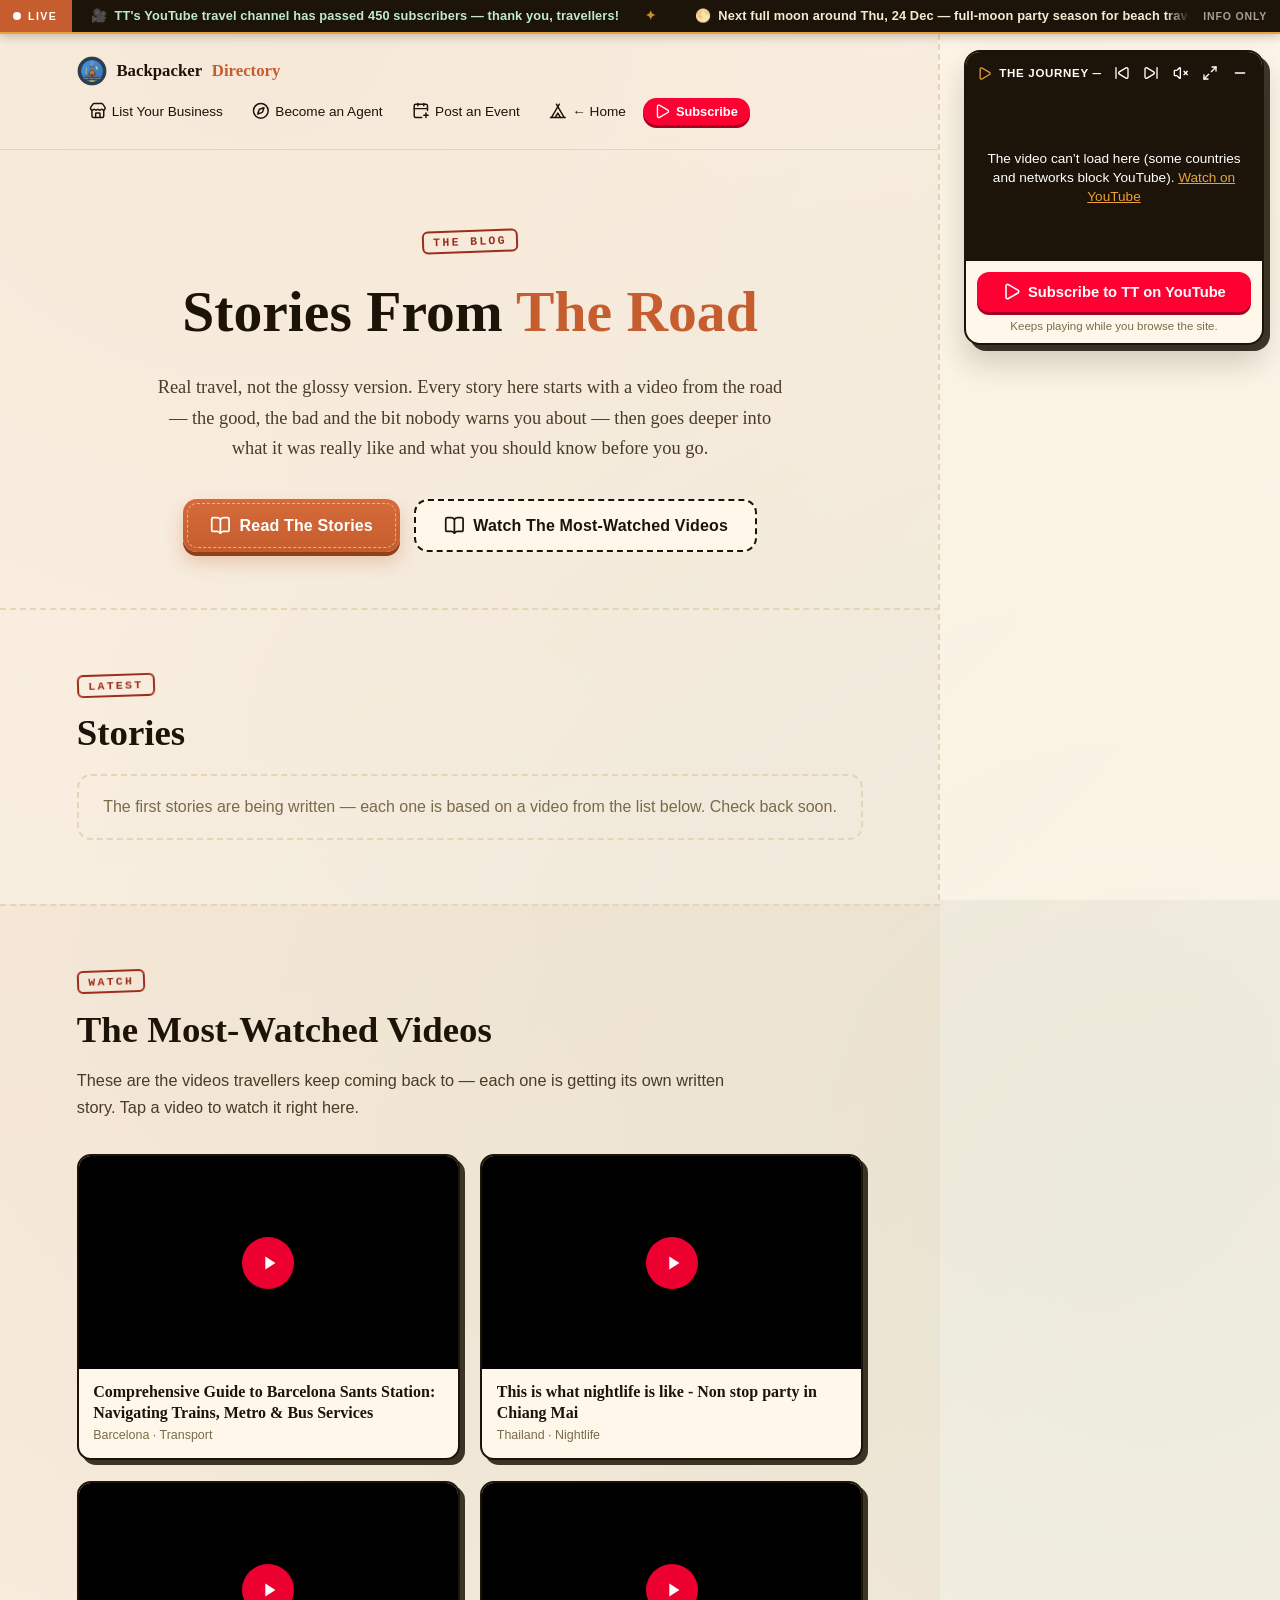
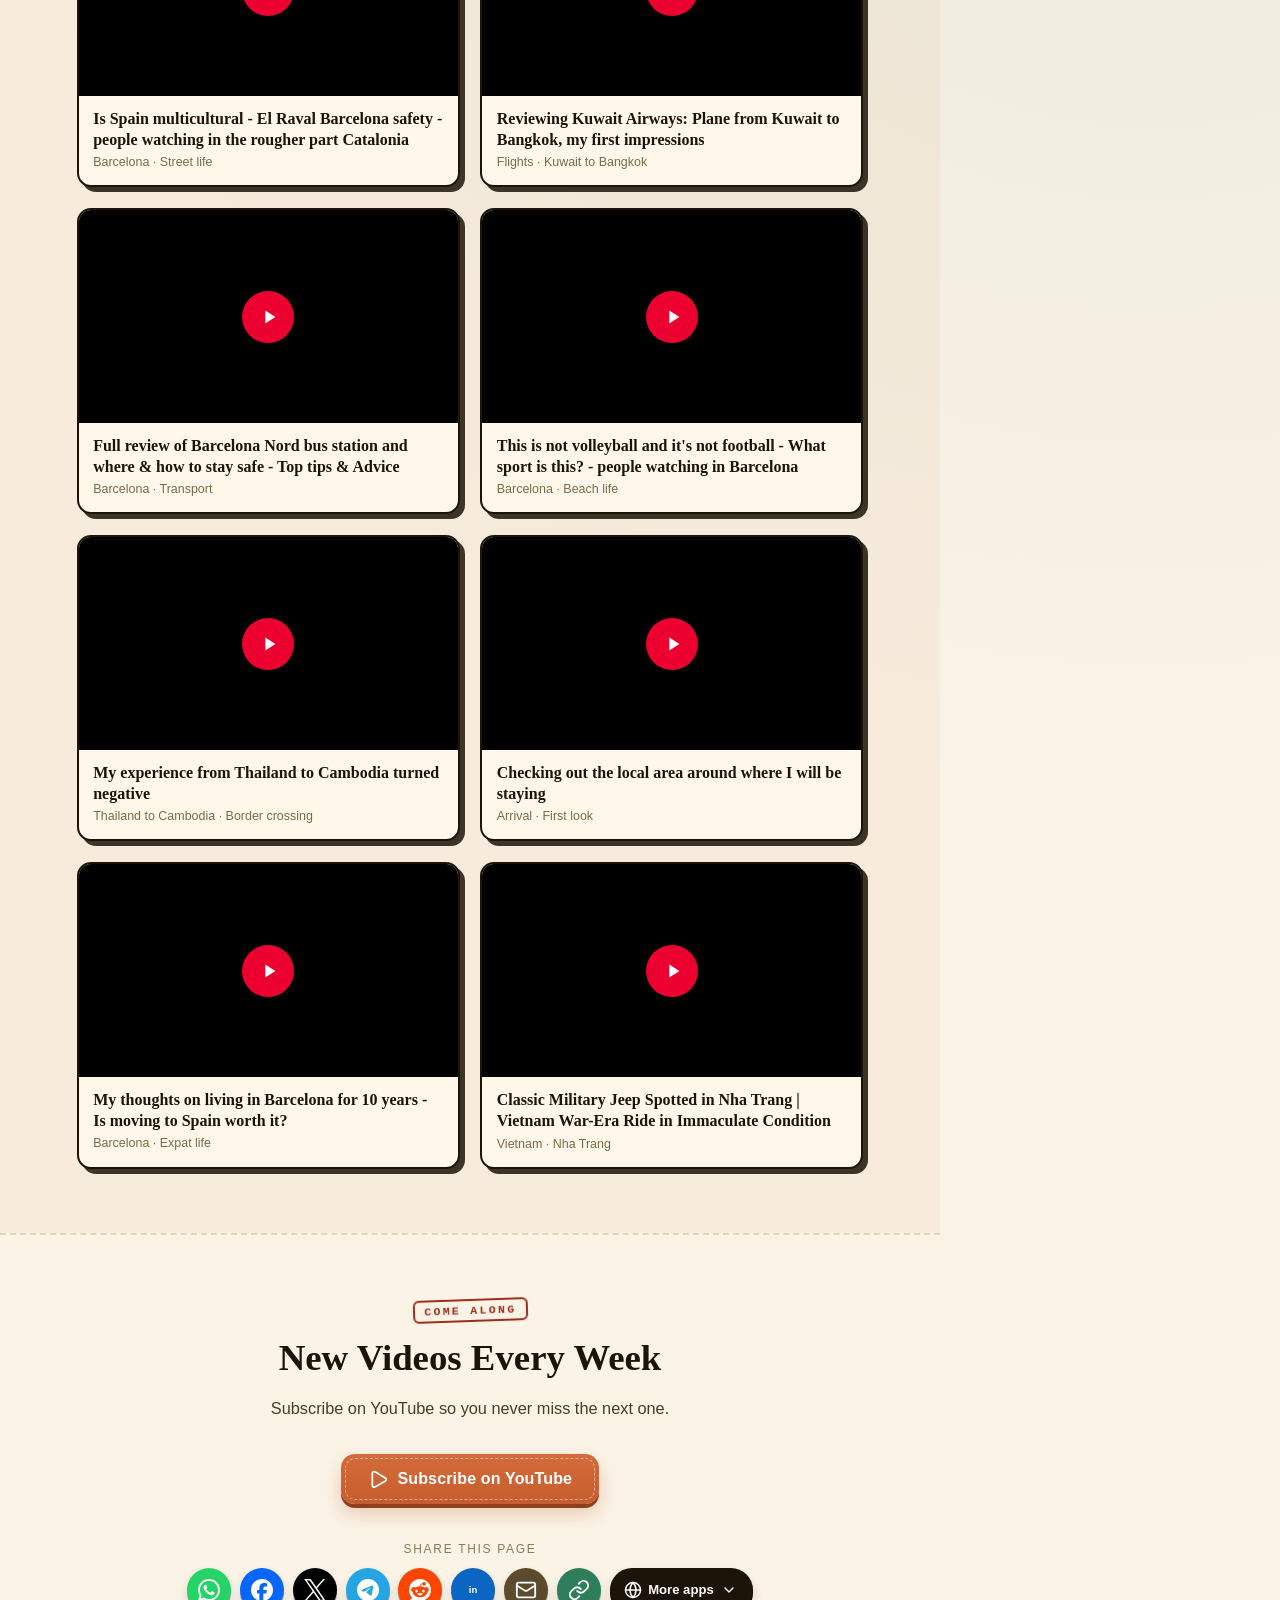
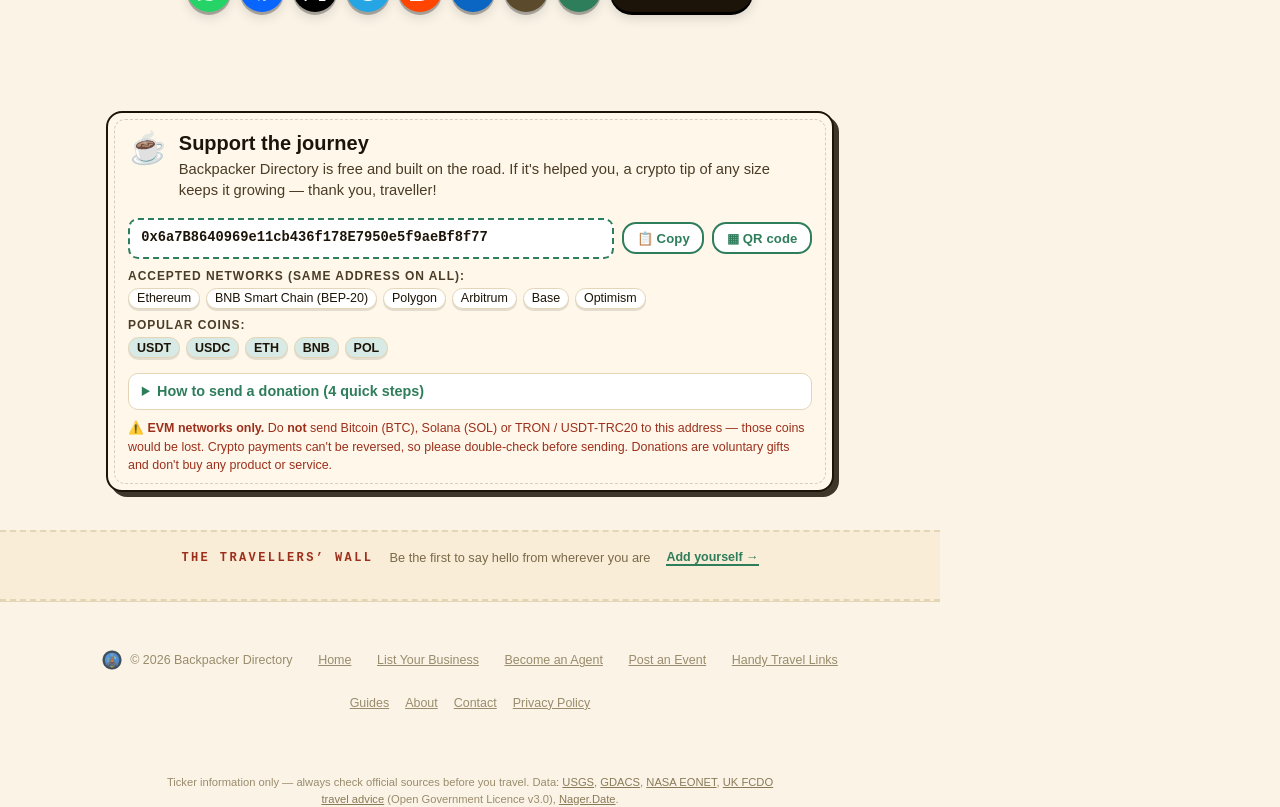
<file: blog.html>
<!DOCTYPE html>
<html lang="en">
<head>
<meta charset="UTF-8">
<meta name="viewport" content="width=device-width, initial-scale=1.0">
<title>Blog — Stories From The Road | Backpacker Directory</title>
<meta name="description" content="Travel stories and honest guides from the road — Barcelona, Thailand, Cambodia, Vietnam and beyond — based on the most-watched videos from the TT travel channel.">
<link rel="icon" type="image/png" href="assets/favicon.png">
<link rel="apple-touch-icon" href="assets/favicon.png">
<style>
:root{
--ink:#1c1408;
--paper:#faf3e6;
--accent:#c65d2e;
--accent2:#2e7d5b;
--line:#e4d5b7;
--card:#ffffff;
}
*{box-sizing:border-box;}
html{scroll-behavior:smooth;}
body{
margin:0;
font-family:'Georgia', 'Times New Roman', serif;
background:
radial-gradient(circle at 20% 0%, rgba(198,93,46,0.07), transparent 40%),
radial-gradient(circle at 90% 30%, rgba(46,125,91,0.07), transparent 40%),
var(--paper);
color:var(--ink);
}
a{color:inherit;}
.wrap{max-width:920px;margin:0 auto;padding:0 6vw;}

/* Top nav */
nav.top{
display:flex;
align-items:center;
justify-content:space-between;
padding:1.4rem 6vw;
border-bottom:1px solid var(--line);
font-family:'Helvetica Neue', Arial, sans-serif;
}
nav.top .brand{
display:flex;
align-items:center;
gap:.6rem;
text-decoration:none;
font-family:'Georgia', serif;
font-weight:bold;
font-size:1.05rem;
color:var(--ink);
}
nav.top .brand svg, nav.top .brand img{width:30px;height:30px;border-radius:50%;}
nav.top .brand span{color:var(--accent);}
nav.top .nav-links{
display:flex;
align-items:center;
gap:1.4rem;
}
nav.top a.back{
font-size:.85rem;
text-decoration:none;
color:var(--ink);
border-bottom:1px solid var(--accent2);
padding-bottom:2px;
}

/* Hero */
.hero{
text-align:center;
padding:5rem 6vw 3.5rem 6vw;
}
.badge{
display:inline-block;
letter-spacing:.3em;
text-transform:uppercase;
font-size:.72rem;
color:var(--accent2);
border:1px solid var(--accent2);
border-radius:999px;
padding:.5em 1.2em;
margin-bottom:1.8rem;
font-family:'Helvetica Neue', Arial, sans-serif;
}
h1{
font-size:clamp(2rem, 5.5vw, 3.6rem);
margin:0 0 .5em 0;
line-height:1.08;
}
h1 span{color:var(--accent);}
.hero p.lede{
max-width:640px;
margin:0 auto 2.2rem auto;
font-size:1.15rem;
line-height:1.65;
color:#4a3c26;
}
.cta-row{
display:flex;
gap:.9rem;
justify-content:center;
flex-wrap:wrap;
font-family:'Helvetica Neue', Arial, sans-serif;
}
.btn{
display:inline-block;
padding:.9em 1.7em;
border-radius:6px;
font-size:1rem;
text-decoration:none;
cursor:pointer;
border:none;
font-family:'Helvetica Neue', Arial, sans-serif;
}
.btn-primary{background:var(--accent);color:#fff;}
.btn-primary:hover{background:#a94c22;}
.btn-outline{background:transparent;color:var(--ink);border:1px solid var(--line);}
.btn-outline:hover{border-color:var(--accent2);color:var(--accent2);}
.btn-small{
display:inline-block;
padding:.55em 1em;
border-radius:6px;
font-size:.82rem;
text-decoration:none;
border:1px solid var(--accent2);
color:var(--accent2);
font-family:'Helvetica Neue', Arial, sans-serif;
}
.btn-small:hover{background:var(--accent2);color:#fff;}

/* Section shell */
section{padding:4rem 6vw;border-top:1px solid var(--line);}
section.tinted{background:rgba(198,93,46,0.05);}
.section-inner{max-width:920px;margin:0 auto;}
.kicker{
font-family:'Helvetica Neue', Arial, sans-serif;
text-transform:uppercase;
letter-spacing:.18em;
font-size:.72rem;
color:var(--accent2);
margin-bottom:.8rem;
}
h2{
font-size:clamp(1.6rem, 3.4vw, 2.3rem);
margin:0 0 1rem 0;
}
p.intro{
font-family:'Helvetica Neue', Arial, sans-serif;
font-size:1.02rem;
line-height:1.7;
color:#4a3c26;
max-width:680px;
margin:0 0 2rem 0;
}

/* Global strip */
.global-strip{
display:flex;
align-items:center;
gap:1rem;
flex-wrap:wrap;
justify-content:center;
font-family:'Helvetica Neue', Arial, sans-serif;
font-size:.85rem;
letter-spacing:.04em;
color:var(--accent2);
text-transform:uppercase;
margin-top:.4rem;
}
.global-strip span{
border:1px solid var(--line);
border-radius:999px;
padding:.4em 1em;
}

/* Event type grid */
.grid{
display:grid;
grid-template-columns:repeat(3, 1fr);
gap:1rem;
}
@media (max-width:720px){.grid{grid-template-columns:repeat(2, 1fr);}}
@media (max-width:480px){.grid{grid-template-columns:1fr;}}
.type-card{
background:var(--card);
border:1px solid var(--line);
border-radius:10px;
padding:1.1rem 1.2rem;
font-family:'Helvetica Neue', Arial, sans-serif;
}
.type-card strong{display:block;font-family:'Georgia', serif;color:var(--accent);margin-bottom:.2rem;}
.type-card span{font-size:.85rem;color:#4a3c26;}

/* Map */
.map-frame{
width:100%;
height:340px;
border:1px solid var(--line);
border-radius:12px;
overflow:hidden;
}
.map-frame iframe{width:100%;height:100%;border:0;}
.map-note{
font-size:.85rem;
color:#8a7a58;
margin-top:.8rem;
font-family:'Helvetica Neue', Arial, sans-serif;
}

/* Event cards */
.event-list{
display:flex;
flex-direction:column;
gap:1.1rem;
margin-top:2rem;
}
.event-card{
display:flex;
gap:1.2rem;
background:var(--card);
border:1px solid var(--line);
border-radius:12px;
padding:1.3rem 1.5rem;
font-family:'Helvetica Neue', Arial, sans-serif;
align-items:flex-start;
}
@media (max-width:600px){.event-card{flex-direction:column;}}
.event-date{
flex-shrink:0;
width:64px;
text-align:center;
background:var(--ink);
color:#fff;
border-radius:8px;
padding:.6em .4em;
font-family:'Georgia', serif;
}
.event-date .day{font-size:1.3rem;line-height:1;display:block;}
.event-date .mon{font-size:.7rem;letter-spacing:.08em;text-transform:uppercase;opacity:.85;}
.event-body{flex-grow:1;}
.event-body h3{
font-family:'Georgia', serif;
margin:0 0 .3rem 0;
font-size:1.1rem;
}
.event-body .meta{
font-size:.82rem;
color:var(--accent2);
margin:0 0 .5rem 0;
text-transform:uppercase;
letter-spacing:.06em;
}
.event-body p{
margin:0 0 .8rem 0;
font-size:.92rem;
line-height:1.6;
color:#4a3c26;
}
.example-tag{
display:inline-block;
font-size:.68rem;
letter-spacing:.1em;
text-transform:uppercase;
color:#8a7a58;
border:1px solid var(--line);
border-radius:999px;
padding:.25em .7em;
margin-bottom:.6rem;
}
.calendar-note{
font-family:'Helvetica Neue', Arial, sans-serif;
font-size:.9rem;
color:#4a3c26;
background:var(--card);
border:1px dashed var(--line);
border-radius:10px;
padding:1.1rem 1.3rem;
margin-top:1.6rem;
}

/* Form */
form.listing{
display:flex;
flex-direction:column;
gap:1.1rem;
max-width:640px;
font-family:'Helvetica Neue', Arial, sans-serif;
}
.field label{
display:block;
font-size:.85rem;
color:#6b5a3a;
margin-bottom:.4rem;
}
.field input[type=text],
.field input[type=email],
.field input[type=url],
.field input[type=date],
.field input[type=time],
.field select,
.field textarea{
width:100%;
font-family:'Helvetica Neue', Arial, sans-serif;
padding:.8em 1em;
border:1px solid var(--line);
border-radius:6px;
font-size:1rem;
background:#fff;
color:var(--ink);
}
.field input[type=file]{
width:100%;
font-family:'Helvetica Neue', Arial, sans-serif;
padding:.7em;
border:1px dashed var(--line);
border-radius:6px;
background:#fff;
font-size:.9rem;
}
.field textarea{min-height:100px;resize:vertical;}
.row-2{
display:grid;
grid-template-columns:1fr 1fr;
gap:1.1rem;
}
@media (max-width:560px){.row-2{grid-template-columns:1fr;}}
.note{
font-family:'Helvetica Neue', Arial, sans-serif;
font-size:.85rem;
color:#8a7a58;
max-width:460px;
}

/* Share row */
.share-row{
display:flex;
align-items:center;
gap:.7rem;
flex-wrap:wrap;
justify-content:center;
font-family:'Helvetica Neue', Arial, sans-serif;
margin-top:2.5rem;
}
.share-row .share-label{
font-size:.78rem;
letter-spacing:.1em;
text-transform:uppercase;
color:#8a7a58;
margin-right:.3rem;
}
.share-row a, .share-row button{
display:inline-flex;
align-items:center;
justify-content:center;
width:36px;
height:36px;
border-radius:50%;
background:var(--card);
border:1px solid var(--line);
color:var(--ink);
text-decoration:none;
font-size:.95rem;
cursor:pointer;
}
.share-row a:hover, .share-row button:hover{border-color:var(--accent2);color:var(--accent2);}

footer{
text-align:center;
padding:3rem 6vw;
font-family:'Helvetica Neue', Arial, sans-serif;
font-size:.78rem;
color:#9a8c6c;
border-top:1px solid var(--line);
display:flex;
align-items:center;
justify-content:center;
gap:1.6rem;
flex-wrap:wrap;
}
footer .foot-brand{display:flex;align-items:center;gap:.5rem;}
footer .foot-mark{width:20px;height:20px;opacity:.9;flex-shrink:0;border-radius:50%;}
footer a{color:#9a8c6c;}
</style>
<link rel="canonical" href="https://backpackerdirectory.com/blog.html">
<meta property="og:type" content="website">
<meta property="og:site_name" content="Backpacker Directory">
<meta property="og:title" content="Blog — Stories From The Road | Backpacker Directory">
<meta property="og:description" content="Travel stories and honest guides from the road — Barcelona, Thailand, Cambodia, Vietnam and beyond — based on the most-watched videos from the TT travel channel.">
<meta property="og:image" content="https://backpackerdirectory.com/assets/backpacker-logo.png">
<meta property="og:url" content="https://backpackerdirectory.com/blog.html">
<meta name="twitter:card" content="summary">
<link rel="stylesheet" href="assets/theme.css">
<script defer src="assets/config.js"></script>
<script defer src="assets/icons.js"></script>
<script defer src="assets/site.js"></script>
<script async src="https://pagead2.googlesyndication.com/pagead/js/adsbygoogle.js?client=ca-pub-7046048459108768" crossorigin="anonymous"></script>
<meta name="google-adsense-account" content="ca-pub-7046048459108768">
</head>
<body>

<nav class="top">
<a class="brand" href="index.html">
<img src="assets/backpacker-logo.png" alt="Backpacker Directory logo">
Backpacker <span>Directory</span>
</a>
<div class="nav-links">
<a class="back" href="businesses.html">List Your Business</a>
<a class="back" href="agents.html">Become an Agent</a>
<a class="back" href="events.html">Post an Event</a>
<a class="back" href="index.html">&larr; Home</a>
</div>
</nav>

<header class="hero">
<div class="badge">The Blog</div>
<h1>Stories From <span>The Road</span></h1>
<p class="lede">
Real travel, not the glossy version. Every story here starts with a video from
the road &mdash; the good, the bad and the bit nobody warns you about &mdash; then
goes deeper into what it was really like and what you should know before you go.
</p>
<div class="cta-row" style="margin-top:2rem;">
<a class="btn btn-primary" href="#stories">Read The Stories</a>
<a class="btn btn-outline" href="#videos">Watch The Most-Watched Videos</a>
</div>
</header>

<section id="stories">
<div class="section-inner">
<div class="kicker">Latest</div>
<h2>Stories</h2>
<div class="bd-post-list" id="bd-posts"><div class="bd-empty">Loading stories&hellip;</div></div>
</div>
</section>

<section class="tinted" id="videos">
<div class="section-inner">
<div class="kicker">Watch</div>
<h2>The Most-Watched Videos</h2>
<p class="intro">
These are the videos travellers keep coming back to &mdash; each one is getting its own
written story. Tap a video to watch it right here.
</p>
<div class="bd-gallery">
<button type="button" class="bd-vcard" data-bd-video="BnrhfuMNa1o" data-title="Comprehensive Guide to Barcelona Sants Station: Navigating Trains, Metro &amp; Bus Services" aria-label="Play: Comprehensive Guide to Barcelona Sants Station: Navigating Trains, Metro &amp; Bus Services">
<span class="th" style="background-image:url('https://i.ytimg.com/vi/BnrhfuMNa1o/hqdefault.jpg')"><span class="play"><svg viewBox="0 0 24 24" fill="currentColor" aria-hidden="true"><path d="M8 5v14l11-7z"/></svg></span></span>
<span class="meta"><b>Comprehensive Guide to Barcelona Sants Station: Navigating Trains, Metro &amp; Bus Services</b><span>Barcelona · Transport</span></span>
</button>
<button type="button" class="bd-vcard" data-bd-video="aYfVBbEqgPc" data-title="This is what nightlife is like - Non stop party in Chiang Mai" aria-label="Play: This is what nightlife is like - Non stop party in Chiang Mai">
<span class="th" style="background-image:url('https://i.ytimg.com/vi/aYfVBbEqgPc/hqdefault.jpg')"><span class="play"><svg viewBox="0 0 24 24" fill="currentColor" aria-hidden="true"><path d="M8 5v14l11-7z"/></svg></span></span>
<span class="meta"><b>This is what nightlife is like - Non stop party in Chiang Mai</b><span>Thailand · Nightlife</span></span>
</button>
<button type="button" class="bd-vcard" data-bd-video="wJE2XOM2LKk" data-title="Is Spain multicultural - El Raval Barcelona safety - people watching in the rougher part Catalonia" aria-label="Play: Is Spain multicultural - El Raval Barcelona safety - people watching in the rougher part Catalonia">
<span class="th" style="background-image:url('https://i.ytimg.com/vi/wJE2XOM2LKk/hqdefault.jpg')"><span class="play"><svg viewBox="0 0 24 24" fill="currentColor" aria-hidden="true"><path d="M8 5v14l11-7z"/></svg></span></span>
<span class="meta"><b>Is Spain multicultural - El Raval Barcelona safety - people watching in the rougher part Catalonia</b><span>Barcelona · Street life</span></span>
</button>
<button type="button" class="bd-vcard" data-bd-video="1NCuolDmH2g" data-title="Reviewing Kuwait Airways: Plane from Kuwait to Bangkok, my first impressions" aria-label="Play: Reviewing Kuwait Airways: Plane from Kuwait to Bangkok, my first impressions">
<span class="th" style="background-image:url('https://i.ytimg.com/vi/1NCuolDmH2g/hqdefault.jpg')"><span class="play"><svg viewBox="0 0 24 24" fill="currentColor" aria-hidden="true"><path d="M8 5v14l11-7z"/></svg></span></span>
<span class="meta"><b>Reviewing Kuwait Airways: Plane from Kuwait to Bangkok, my first impressions</b><span>Flights · Kuwait to Bangkok</span></span>
</button>
<button type="button" class="bd-vcard" data-bd-video="sOmfjRGDhas" data-title="Full review of Barcelona Nord bus station and where &amp; how to stay safe - Top tips &amp; Advice" aria-label="Play: Full review of Barcelona Nord bus station and where &amp; how to stay safe - Top tips &amp; Advice">
<span class="th" style="background-image:url('https://i.ytimg.com/vi/sOmfjRGDhas/hqdefault.jpg')"><span class="play"><svg viewBox="0 0 24 24" fill="currentColor" aria-hidden="true"><path d="M8 5v14l11-7z"/></svg></span></span>
<span class="meta"><b>Full review of Barcelona Nord bus station and where &amp; how to stay safe - Top tips &amp; Advice</b><span>Barcelona · Transport</span></span>
</button>
<button type="button" class="bd-vcard" data-bd-video="a5HoMMifqxA" data-title="This is not volleyball and it's not football - What sport is this? - people watching in Barcelona" aria-label="Play: This is not volleyball and it's not football - What sport is this? - people watching in Barcelona">
<span class="th" style="background-image:url('https://i.ytimg.com/vi/a5HoMMifqxA/hqdefault.jpg')"><span class="play"><svg viewBox="0 0 24 24" fill="currentColor" aria-hidden="true"><path d="M8 5v14l11-7z"/></svg></span></span>
<span class="meta"><b>This is not volleyball and it's not football - What sport is this? - people watching in Barcelona</b><span>Barcelona · Beach life</span></span>
</button>
<button type="button" class="bd-vcard" data-bd-video="JNdOanDe8L4" data-title="My experience from Thailand to Cambodia turned negative" aria-label="Play: My experience from Thailand to Cambodia turned negative">
<span class="th" style="background-image:url('https://i.ytimg.com/vi/JNdOanDe8L4/hqdefault.jpg')"><span class="play"><svg viewBox="0 0 24 24" fill="currentColor" aria-hidden="true"><path d="M8 5v14l11-7z"/></svg></span></span>
<span class="meta"><b>My experience from Thailand to Cambodia turned negative</b><span>Thailand to Cambodia · Border crossing</span></span>
</button>
<button type="button" class="bd-vcard" data-bd-video="RIvwiFgvwpA" data-title="Checking out the local area around where I will be staying" aria-label="Play: Checking out the local area around where I will be staying">
<span class="th" style="background-image:url('https://i.ytimg.com/vi/RIvwiFgvwpA/hqdefault.jpg')"><span class="play"><svg viewBox="0 0 24 24" fill="currentColor" aria-hidden="true"><path d="M8 5v14l11-7z"/></svg></span></span>
<span class="meta"><b>Checking out the local area around where I will be staying</b><span>Arrival · First look</span></span>
</button>
<button type="button" class="bd-vcard" data-bd-video="ut_pZTrKbjw" data-title="My thoughts on living in Barcelona for 10 years - Is moving to Spain worth it?" aria-label="Play: My thoughts on living in Barcelona for 10 years - Is moving to Spain worth it?">
<span class="th" style="background-image:url('https://i.ytimg.com/vi/ut_pZTrKbjw/hqdefault.jpg')"><span class="play"><svg viewBox="0 0 24 24" fill="currentColor" aria-hidden="true"><path d="M8 5v14l11-7z"/></svg></span></span>
<span class="meta"><b>My thoughts on living in Barcelona for 10 years - Is moving to Spain worth it?</b><span>Barcelona · Expat life</span></span>
</button>
<button type="button" class="bd-vcard" data-bd-video="kD2-Yvqe30I" data-title="Classic Military Jeep Spotted in Nha Trang | Vietnam War-Era Ride in Immaculate Condition" aria-label="Play: Classic Military Jeep Spotted in Nha Trang | Vietnam War-Era Ride in Immaculate Condition">
<span class="th" style="background-image:url('https://i.ytimg.com/vi/kD2-Yvqe30I/hqdefault.jpg')"><span class="play"><svg viewBox="0 0 24 24" fill="currentColor" aria-hidden="true"><path d="M8 5v14l11-7z"/></svg></span></span>
<span class="meta"><b>Classic Military Jeep Spotted in Nha Trang | Vietnam War-Era Ride in Immaculate Condition</b><span>Vietnam · Nha Trang</span></span>
</button>
</div>
</div>
</section>

<section id="follow">
<div class="section-inner" style="text-align:center;">
<div class="kicker">Come Along</div>
<h2>New Videos Every Week</h2>
<p class="intro" style="margin-left:auto;margin-right:auto;">Subscribe on YouTube so you never miss the next one.</p>
<div class="cta-row" style="justify-content:center;margin-top:1.4rem;">
<a class="btn btn-primary" href="https://www.youtube.com/@TTTT-BCN?sub_confirmation=1" target="_blank" rel="noopener">Subscribe on YouTube</a>
</div>
<div class="bd-share" data-bd-share></div>
</div>
</section>

<!-- Tony's Udemy courses banner (shared file on ilearnenglishhere.academy) -->
<div class="tony-courses" data-first="english" style="padding:0 16px"></div>
<script src="https://ilearnenglishhere.academy/assets/courses-banner.js" defer></script>
<footer>
<span class="foot-brand">
<img class="foot-mark" src="assets/backpacker-logo.png" alt="Backpacker Directory logo">
&copy; 2026 Backpacker Directory
</span>
<a href="index.html">Home</a>
<a href="businesses.html">List Your Business</a>
<a href="agents.html">Become an Agent</a>
<a href="events.html">Post an Event</a>
<a href="index.html#deals">Handy Travel Links</a>
<nav class="legal" style="display:flex;gap:1rem;flex-wrap:wrap;justify-content:center"><a href="guides.html">Guides</a><a href="about.html">About</a><a href="contact.html">Contact</a><a href="privacy.html">Privacy Policy</a></nav>
</footer>

</body>
</html>
</file>
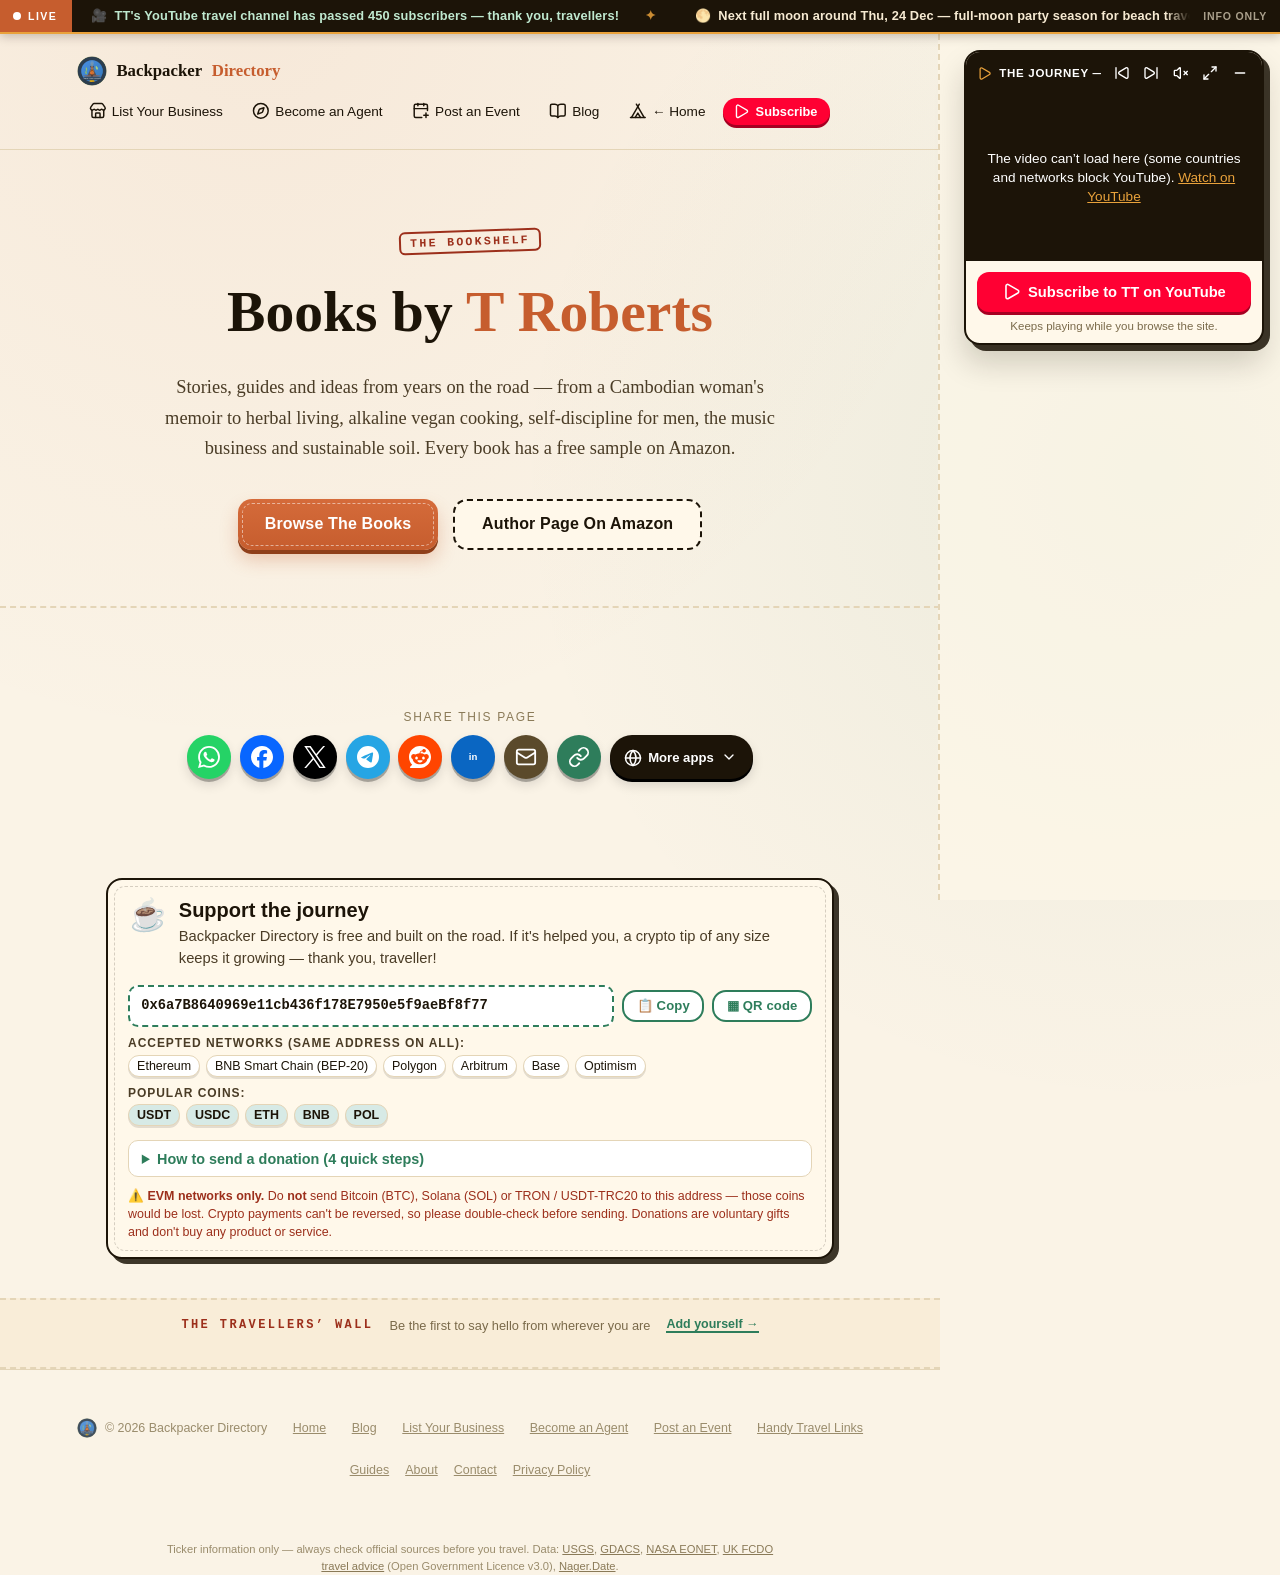
<file: books.html>
<!DOCTYPE html>
<html lang="en">
<head>
<meta charset="UTF-8">
<meta name="viewport" content="width=device-width, initial-scale=1.0">
<title>Books by T Roberts — Stories & Guides From The Road | Backpacker Directory</title>
<meta name="description" content="Books by T Roberts, founder of Backpacker Directory: a Cambodian memoir, herbal and alkaline vegan guides, men's self-development, music monetization and biochar. Read free samples on Amazon.">
<link rel="icon" type="image/png" href="assets/favicon.png">
<link rel="apple-touch-icon" href="assets/favicon.png">
<style>
:root{
--ink:#1c1408;
--paper:#faf3e6;
--accent:#c65d2e;
--accent2:#2e7d5b;
--line:#e4d5b7;
--card:#ffffff;
}
*{box-sizing:border-box;}
html{scroll-behavior:smooth;}
body{
margin:0;
font-family:'Georgia', 'Times New Roman', serif;
background:
radial-gradient(circle at 20% 0%, rgba(198,93,46,0.07), transparent 40%),
radial-gradient(circle at 90% 30%, rgba(46,125,91,0.07), transparent 40%),
var(--paper);
color:var(--ink);
}
a{color:inherit;}
.wrap{max-width:920px;margin:0 auto;padding:0 6vw;}

/* Top nav */
nav.top{
display:flex;
align-items:center;
justify-content:space-between;
padding:1.4rem 6vw;
border-bottom:1px solid var(--line);
font-family:'Helvetica Neue', Arial, sans-serif;
}
nav.top .brand{
display:flex;
align-items:center;
gap:.6rem;
text-decoration:none;
font-family:'Georgia', serif;
font-weight:bold;
font-size:1.05rem;
color:var(--ink);
}
nav.top .brand svg, nav.top .brand img{width:30px;height:30px;border-radius:50%;}
nav.top .brand span{color:var(--accent);}
nav.top .nav-links{
display:flex;
align-items:center;
gap:1.4rem;
}
nav.top a.back{
font-size:.85rem;
text-decoration:none;
color:var(--ink);
border-bottom:1px solid var(--accent2);
padding-bottom:2px;
}

/* Hero */
.hero{
text-align:center;
padding:5rem 6vw 3.5rem 6vw;
}
.badge{
display:inline-block;
letter-spacing:.3em;
text-transform:uppercase;
font-size:.72rem;
color:var(--accent2);
border:1px solid var(--accent2);
border-radius:999px;
padding:.5em 1.2em;
margin-bottom:1.8rem;
font-family:'Helvetica Neue', Arial, sans-serif;
}
h1{
font-size:clamp(2rem, 5.5vw, 3.6rem);
margin:0 0 .5em 0;
line-height:1.08;
}
h1 span{color:var(--accent);}
.hero p.lede{
max-width:640px;
margin:0 auto 2.2rem auto;
font-size:1.15rem;
line-height:1.65;
color:#4a3c26;
}
.cta-row{
display:flex;
gap:.9rem;
justify-content:center;
flex-wrap:wrap;
font-family:'Helvetica Neue', Arial, sans-serif;
}
.btn{
display:inline-block;
padding:.9em 1.7em;
border-radius:6px;
font-size:1rem;
text-decoration:none;
cursor:pointer;
border:none;
font-family:'Helvetica Neue', Arial, sans-serif;
}
.btn-primary{background:var(--accent);color:#fff;}
.btn-primary:hover{background:#a94c22;}
.btn-outline{background:transparent;color:var(--ink);border:1px solid var(--line);}
.btn-outline:hover{border-color:var(--accent2);color:var(--accent2);}
.btn-small{
display:inline-block;
padding:.55em 1em;
border-radius:6px;
font-size:.82rem;
text-decoration:none;
border:1px solid var(--accent2);
color:var(--accent2);
font-family:'Helvetica Neue', Arial, sans-serif;
}
.btn-small:hover{background:var(--accent2);color:#fff;}

/* Section shell */
section{padding:4rem 6vw;border-top:1px solid var(--line);}
section.tinted{background:rgba(198,93,46,0.05);}
.section-inner{max-width:920px;margin:0 auto;}
.kicker{
font-family:'Helvetica Neue', Arial, sans-serif;
text-transform:uppercase;
letter-spacing:.18em;
font-size:.72rem;
color:var(--accent2);
margin-bottom:.8rem;
}
h2{
font-size:clamp(1.6rem, 3.4vw, 2.3rem);
margin:0 0 1rem 0;
}
p.intro{
font-family:'Helvetica Neue', Arial, sans-serif;
font-size:1.02rem;
line-height:1.7;
color:#4a3c26;
max-width:680px;
margin:0 0 2rem 0;
}

/* Global strip */
.global-strip{
display:flex;
align-items:center;
gap:1rem;
flex-wrap:wrap;
justify-content:center;
font-family:'Helvetica Neue', Arial, sans-serif;
font-size:.85rem;
letter-spacing:.04em;
color:var(--accent2);
text-transform:uppercase;
margin-top:.4rem;
}
.global-strip span{
border:1px solid var(--line);
border-radius:999px;
padding:.4em 1em;
}

/* Event type grid */
.grid{
display:grid;
grid-template-columns:repeat(3, 1fr);
gap:1rem;
}
@media (max-width:720px){.grid{grid-template-columns:repeat(2, 1fr);}}
@media (max-width:480px){.grid{grid-template-columns:1fr;}}
.type-card{
background:var(--card);
border:1px solid var(--line);
border-radius:10px;
padding:1.1rem 1.2rem;
font-family:'Helvetica Neue', Arial, sans-serif;
}
.type-card strong{display:block;font-family:'Georgia', serif;color:var(--accent);margin-bottom:.2rem;}
.type-card span{font-size:.85rem;color:#4a3c26;}

/* Map */
.map-frame{
width:100%;
height:340px;
border:1px solid var(--line);
border-radius:12px;
overflow:hidden;
}
.map-frame iframe{width:100%;height:100%;border:0;}
.map-note{
font-size:.85rem;
color:#8a7a58;
margin-top:.8rem;
font-family:'Helvetica Neue', Arial, sans-serif;
}

/* Event cards */
.event-list{
display:flex;
flex-direction:column;
gap:1.1rem;
margin-top:2rem;
}
.event-card{
display:flex;
gap:1.2rem;
background:var(--card);
border:1px solid var(--line);
border-radius:12px;
padding:1.3rem 1.5rem;
font-family:'Helvetica Neue', Arial, sans-serif;
align-items:flex-start;
}
@media (max-width:600px){.event-card{flex-direction:column;}}
.event-date{
flex-shrink:0;
width:64px;
text-align:center;
background:var(--ink);
color:#fff;
border-radius:8px;
padding:.6em .4em;
font-family:'Georgia', serif;
}
.event-date .day{font-size:1.3rem;line-height:1;display:block;}
.event-date .mon{font-size:.7rem;letter-spacing:.08em;text-transform:uppercase;opacity:.85;}
.event-body{flex-grow:1;}
.event-body h3{
font-family:'Georgia', serif;
margin:0 0 .3rem 0;
font-size:1.1rem;
}
.event-body .meta{
font-size:.82rem;
color:var(--accent2);
margin:0 0 .5rem 0;
text-transform:uppercase;
letter-spacing:.06em;
}
.event-body p{
margin:0 0 .8rem 0;
font-size:.92rem;
line-height:1.6;
color:#4a3c26;
}
.example-tag{
display:inline-block;
font-size:.68rem;
letter-spacing:.1em;
text-transform:uppercase;
color:#8a7a58;
border:1px solid var(--line);
border-radius:999px;
padding:.25em .7em;
margin-bottom:.6rem;
}
.calendar-note{
font-family:'Helvetica Neue', Arial, sans-serif;
font-size:.9rem;
color:#4a3c26;
background:var(--card);
border:1px dashed var(--line);
border-radius:10px;
padding:1.1rem 1.3rem;
margin-top:1.6rem;
}

/* Form */
form.listing{
display:flex;
flex-direction:column;
gap:1.1rem;
max-width:640px;
font-family:'Helvetica Neue', Arial, sans-serif;
}
.field label{
display:block;
font-size:.85rem;
color:#6b5a3a;
margin-bottom:.4rem;
}
.field input[type=text],
.field input[type=email],
.field input[type=url],
.field input[type=date],
.field input[type=time],
.field select,
.field textarea{
width:100%;
font-family:'Helvetica Neue', Arial, sans-serif;
padding:.8em 1em;
border:1px solid var(--line);
border-radius:6px;
font-size:1rem;
background:#fff;
color:var(--ink);
}
.field input[type=file]{
width:100%;
font-family:'Helvetica Neue', Arial, sans-serif;
padding:.7em;
border:1px dashed var(--line);
border-radius:6px;
background:#fff;
font-size:.9rem;
}
.field textarea{min-height:100px;resize:vertical;}
.row-2{
display:grid;
grid-template-columns:1fr 1fr;
gap:1.1rem;
}
@media (max-width:560px){.row-2{grid-template-columns:1fr;}}
.note{
font-family:'Helvetica Neue', Arial, sans-serif;
font-size:.85rem;
color:#8a7a58;
max-width:460px;
}

/* Share row */
.share-row{
display:flex;
align-items:center;
gap:.7rem;
flex-wrap:wrap;
justify-content:center;
font-family:'Helvetica Neue', Arial, sans-serif;
margin-top:2.5rem;
}
.share-row .share-label{
font-size:.78rem;
letter-spacing:.1em;
text-transform:uppercase;
color:#8a7a58;
margin-right:.3rem;
}
.share-row a, .share-row button{
display:inline-flex;
align-items:center;
justify-content:center;
width:36px;
height:36px;
border-radius:50%;
background:var(--card);
border:1px solid var(--line);
color:var(--ink);
text-decoration:none;
font-size:.95rem;
cursor:pointer;
}
.share-row a:hover, .share-row button:hover{border-color:var(--accent2);color:var(--accent2);}

footer{
text-align:center;
padding:3rem 6vw;
font-family:'Helvetica Neue', Arial, sans-serif;
font-size:.78rem;
color:#9a8c6c;
border-top:1px solid var(--line);
display:flex;
align-items:center;
justify-content:center;
gap:1.6rem;
flex-wrap:wrap;
}
footer .foot-brand{display:flex;align-items:center;gap:.5rem;}
footer .foot-mark{width:20px;height:20px;opacity:.9;flex-shrink:0;border-radius:50%;}
footer a{color:#9a8c6c;}
</style>
<link rel="canonical" href="https://backpackerdirectory.com/books.html">
<meta property="og:type" content="website">
<meta property="og:site_name" content="Backpacker Directory">
<meta property="og:title" content="Books by T Roberts — Stories & Guides From The Road | Backpacker Directory">
<meta property="og:description" content="Books by T Roberts, founder of Backpacker Directory: a Cambodian memoir, herbal and alkaline vegan guides, men's self-development, music monetization and biochar. Read free samples on Amazon.">
<meta property="og:image" content="https://backpackerdirectory.com/assets/backpacker-logo.png">
<meta property="og:url" content="https://backpackerdirectory.com/books.html">
<meta name="twitter:card" content="summary">
<link rel="stylesheet" href="assets/theme.css">
<script defer src="assets/config.js"></script>
<script defer src="assets/icons.js"></script>
<script defer src="assets/site.js"></script>
<script async src="https://pagead2.googlesyndication.com/pagead/js/adsbygoogle.js?client=ca-pub-7046048459108768" crossorigin="anonymous"></script>
<meta name="google-adsense-account" content="ca-pub-7046048459108768">
<script type="application/ld+json">{"@context": "https://schema.org", "@type": "ItemList", "name": "Books by T Roberts", "itemListElement": [{"@type": "ListItem", "position": 1, "item": {"@type": "Book", "name": "A More Meaningful Way to Live: Reflections from a Khmer Woman Finding Her Voice", "author": {"@type": "Person", "name": "T Roberts", "url": "https://www.amazon.com/stores/T-Roberts/author/B0CTG9VHWF"}, "url": "https://www.amazon.com/dp/B0G3VFXXK6", "publisher": {"@type": "Organization", "name": "Online Business Awareness"}}}, {"@type": "ListItem", "position": 2, "item": {"@type": "Book", "name": "Herbal Remedies for Body, Mind & Soul", "author": {"@type": "Person", "name": "T Roberts", "url": "https://www.amazon.com/stores/T-Roberts/author/B0CTG9VHWF"}, "url": "https://www.amazon.com/dp/B088Q3L6VN", "publisher": {"@type": "Organization", "name": "Online Business Awareness"}}}, {"@type": "ListItem", "position": 3, "item": {"@type": "Book", "name": "Basic Alkaline Vegan Recipes for Beginners", "author": {"@type": "Person", "name": "T Roberts", "url": "https://www.amazon.com/stores/T-Roberts/author/B0CTG9VHWF"}, "url": "https://www.amazon.com/dp/B0876HYTWG", "publisher": {"@type": "Organization", "name": "Online Business Awareness"}}}, {"@type": "ListItem", "position": 4, "item": {"@type": "Book", "name": "Men's Health Vol. 1: The Foundation of Independent Manhood", "author": {"@type": "Person", "name": "T Roberts", "url": "https://www.amazon.com/stores/T-Roberts/author/B0CTG9VHWF"}, "url": "https://www.amazon.com/dp/B0G1JP2GYG", "publisher": {"@type": "Organization", "name": "Online Business Awareness"}}}, {"@type": "ListItem", "position": 5, "item": {"@type": "Book", "name": "Life Emotions: Outspoken from Inside", "author": {"@type": "Person", "name": "T Roberts", "url": "https://www.amazon.com/stores/T-Roberts/author/B0CTG9VHWF"}, "url": "https://www.amazon.com/dp/B0BSXSQGG8", "publisher": {"@type": "Organization", "name": "Online Business Awareness"}}}, {"@type": "ListItem", "position": 6, "item": {"@type": "Book", "name": "Music Monetization", "author": {"@type": "Person", "name": "T Roberts", "url": "https://www.amazon.com/stores/T-Roberts/author/B0CTG9VHWF"}, "url": "https://www.amazon.com/dp/B0BTCGCQGR", "publisher": {"@type": "Organization", "name": "Online Business Awareness"}}}, {"@type": "ListItem", "position": 7, "item": {"@type": "Book", "name": "The Comprehensive Guide to Biochar", "author": {"@type": "Person", "name": "T Roberts", "url": "https://www.amazon.com/stores/T-Roberts/author/B0CTG9VHWF"}, "url": "https://www.amazon.com/dp/B0BT9HVTMC", "publisher": {"@type": "Organization", "name": "Online Business Awareness"}}}]}</script>
</head>
<body>

<nav class="top">
<a class="brand" href="index.html">
<img src="assets/backpacker-logo.png" alt="Backpacker Directory logo">
Backpacker <span>Directory</span>
</a>
<div class="nav-links">
<a class="back" href="businesses.html">List Your Business</a>
<a class="back" href="agents.html">Become an Agent</a>
<a class="back" href="events.html">Post an Event</a>
<a class="back" href="blog.html">Blog</a>
<a class="back" href="index.html">&larr; Home</a>
</div>
</nav>

<header class="hero">
<div class="badge">The Bookshelf</div>
<h1>Books by <span>T Roberts</span></h1>
<p class="lede">
Stories, guides and ideas from years on the road &mdash; from a Cambodian woman's memoir
to herbal living, alkaline vegan cooking, self-discipline for men, the music business
and sustainable soil. Every book has a free sample on Amazon.
</p>
<div class="cta-row" style="margin-top:2rem;">
<a class="btn btn-primary" href="#books">Browse The Books</a>
<a class="btn btn-outline" href="https://www.amazon.com/stores/T-Roberts/author/B0CTG9VHWF" target="_blank" rel="noopener" data-track="Book: author page">Author Page On Amazon</a>
</div>
</header>

<div class="tony-books" data-site="travel" data-mode="full" style="padding:0 16px"></div>
<script src="https://ilearnenglishhere.academy/assets/books-banner.js" defer></script>

<section>
<div class="section-inner">
<div class="bd-share" data-bd-share></div>
</div>
</section>

<!-- Tony's Udemy courses banner (shared file on ilearnenglishhere.academy) -->
<div class="tony-courses" data-first="vegan" style="padding:0 16px"></div>
<script src="https://ilearnenglishhere.academy/assets/courses-banner.js" defer></script>
<footer>
<span class="foot-brand">
<img class="foot-mark" src="assets/backpacker-logo.png" alt="Backpacker Directory logo">
&copy; 2026 Backpacker Directory
</span>
<a href="index.html">Home</a>
<a href="blog.html">Blog</a>
<a href="businesses.html">List Your Business</a>
<a href="agents.html">Become an Agent</a>
<a href="events.html">Post an Event</a>
<a href="index.html#deals">Handy Travel Links</a>
<nav class="legal" style="display:flex;gap:1rem;flex-wrap:wrap;justify-content:center"><a href="guides.html">Guides</a><a href="about.html">About</a><a href="contact.html">Contact</a><a href="privacy.html">Privacy Policy</a></nav>
</footer>

</body>
</html>
</file>
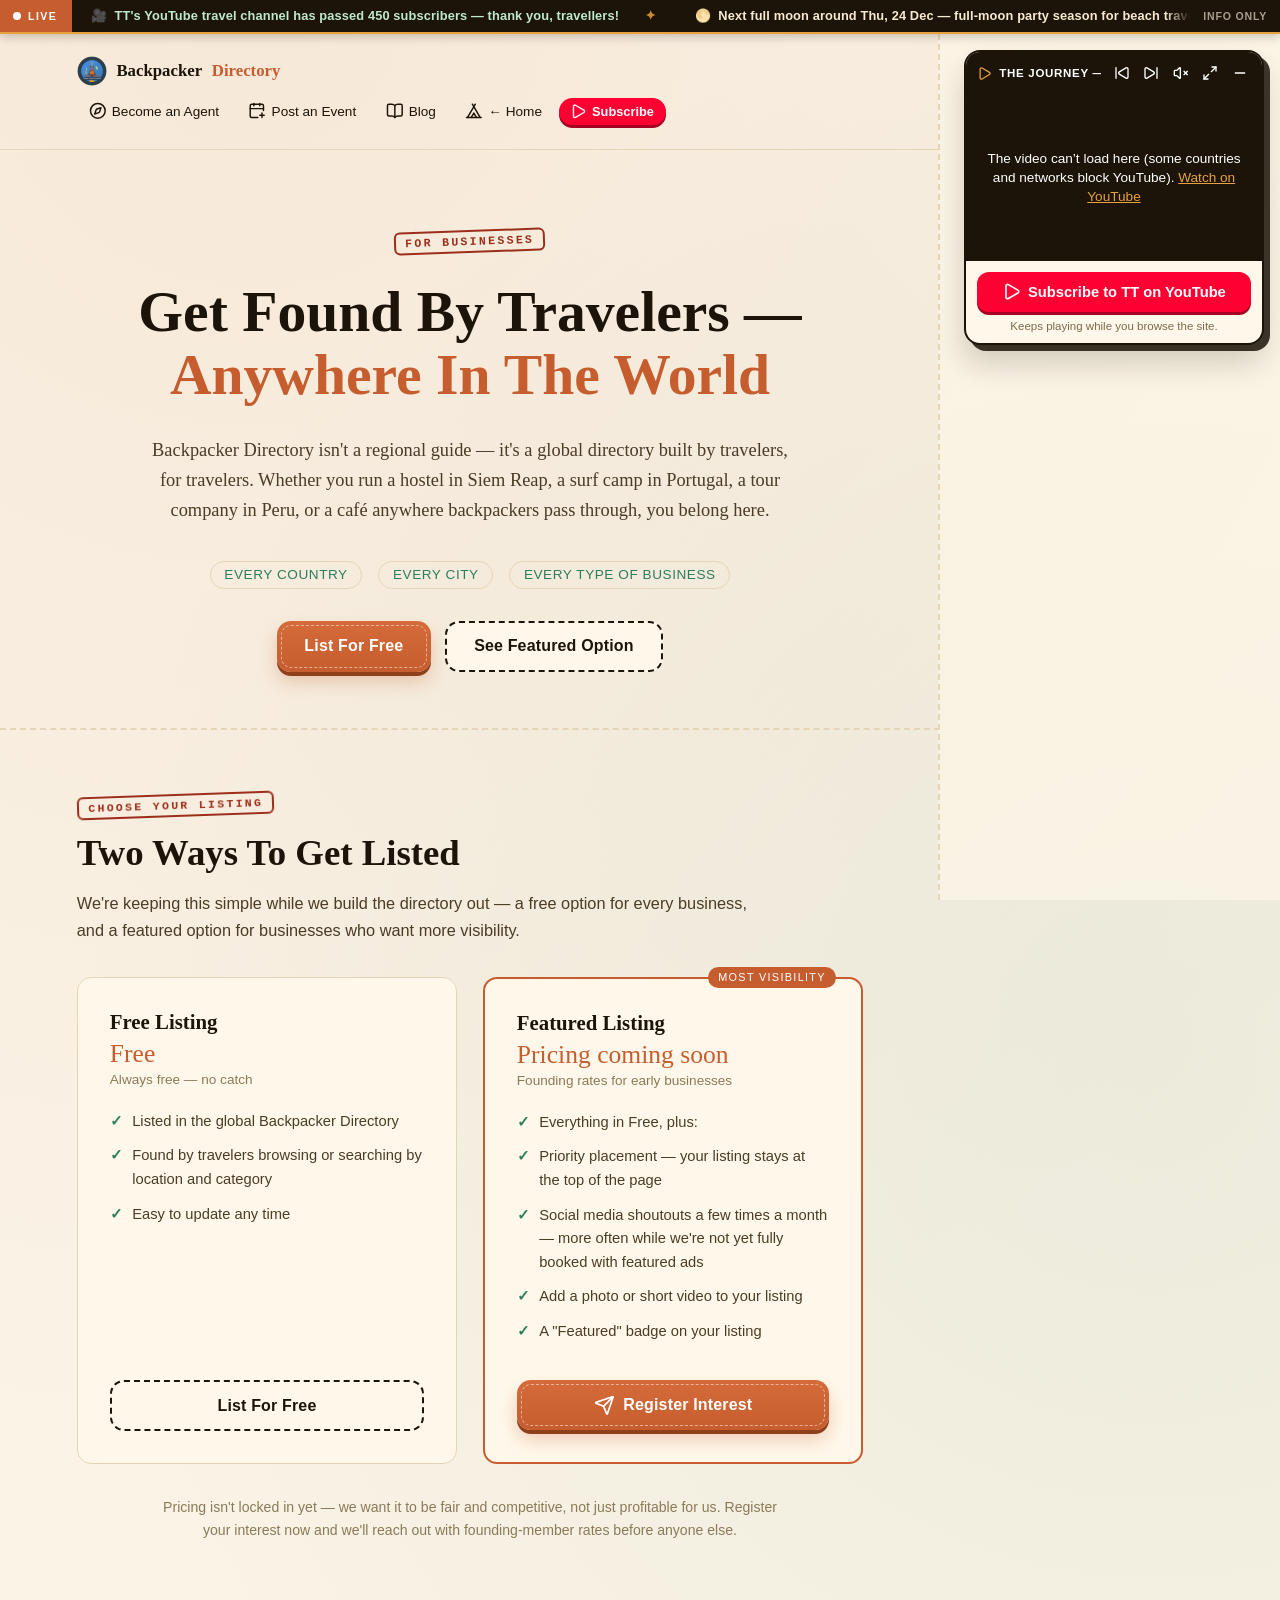
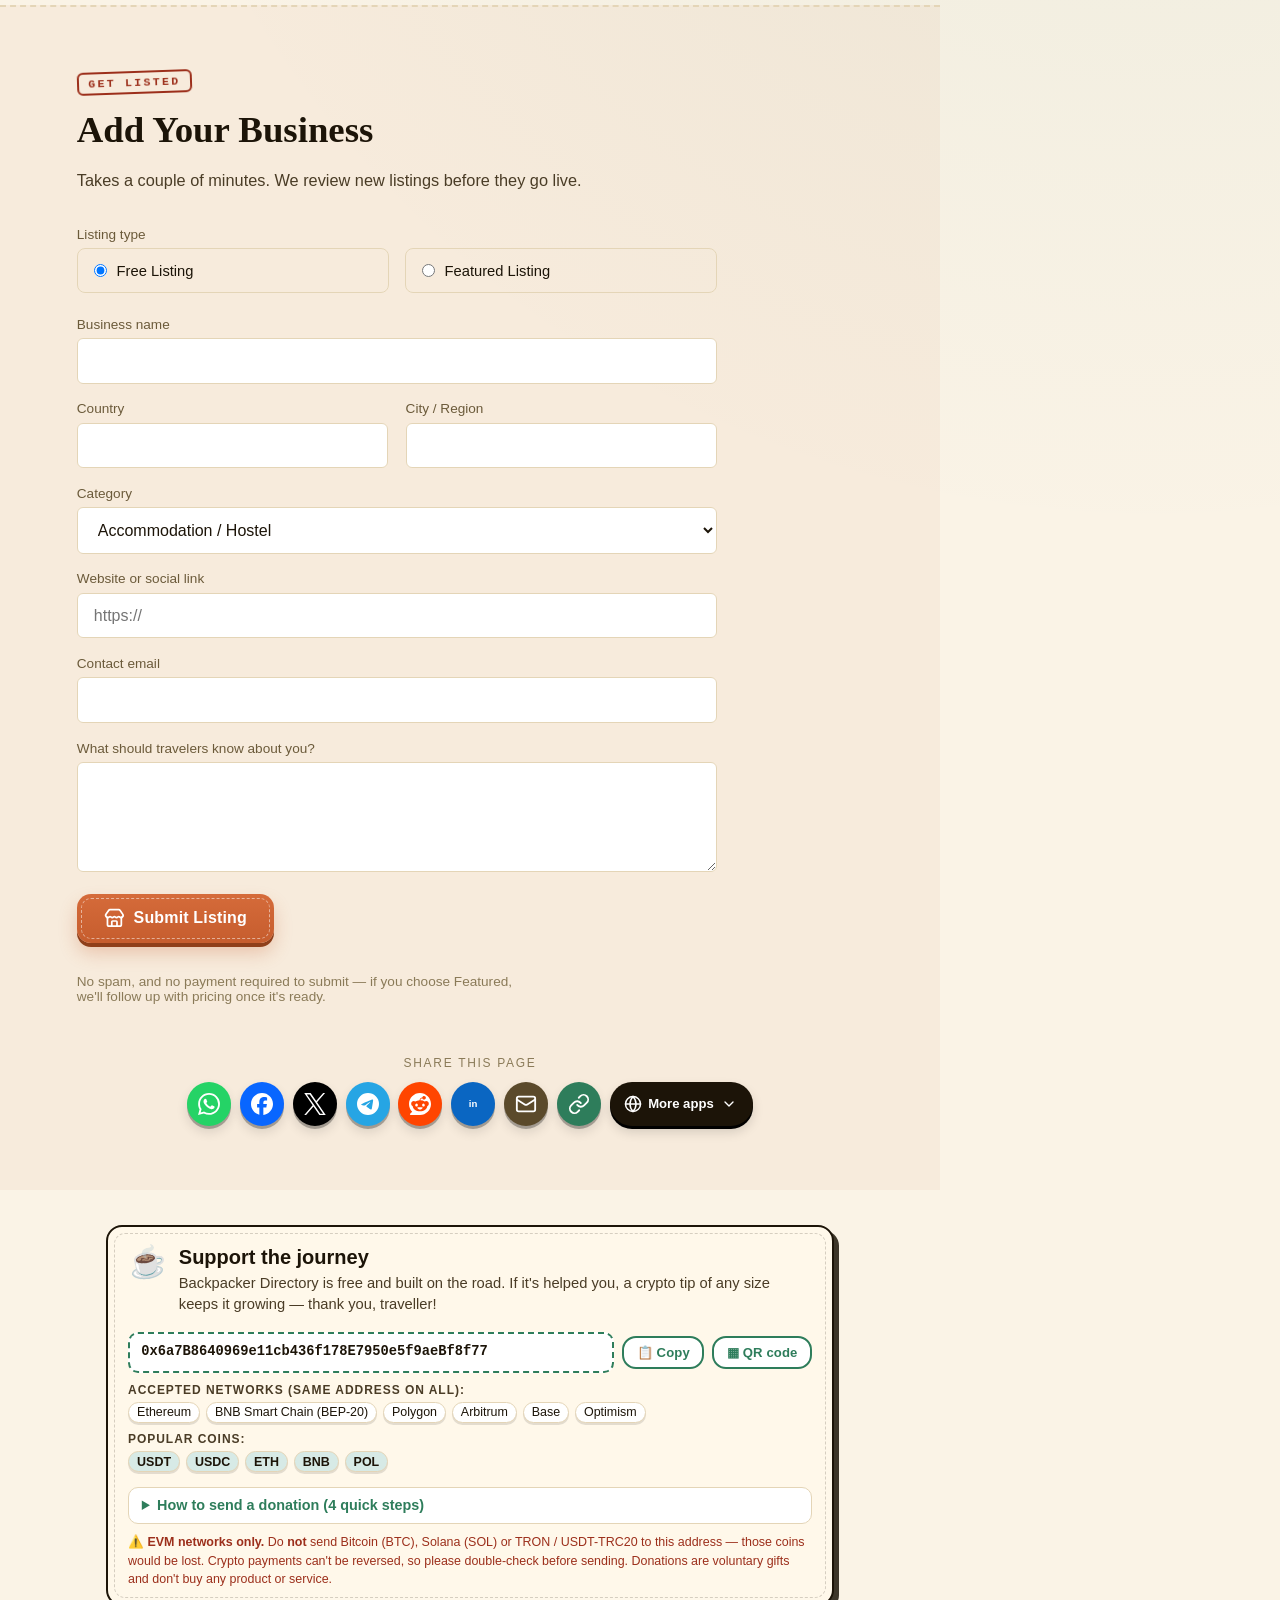
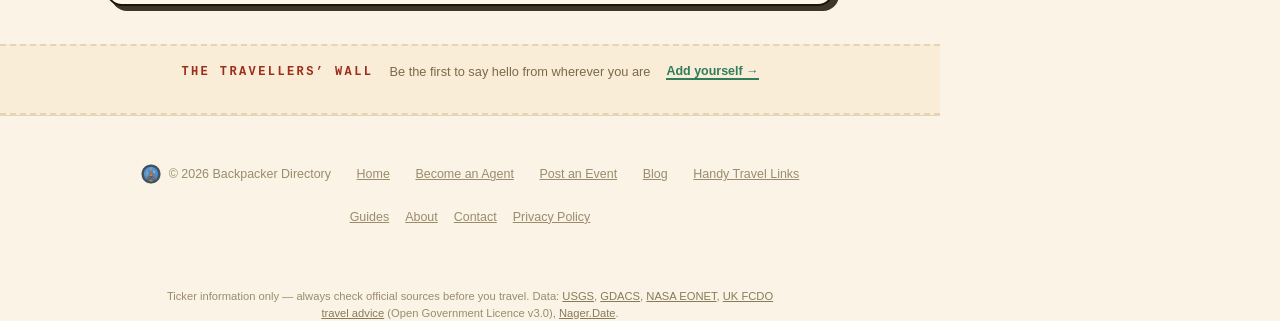
<file: businesses.html>
<!DOCTYPE html>
<html lang="en">
<head>
<meta charset="UTF-8">
<meta name="viewport" content="width=device-width, initial-scale=1.0">
<title>List Your Business — Backpacker Directory</title>
<meta name="description" content="List your business on Backpacker Directory — a global directory built by travelers, for travelers. Free listings, or go Featured for top placement and social media shoutouts. Anywhere in the world.">
<link rel="icon" type="image/png" href="assets/favicon.png">
<link rel="apple-touch-icon" href="assets/favicon.png">
<style>
:root{
--ink:#1c1408;
--paper:#faf3e6;
--accent:#c65d2e;
--accent2:#2e7d5b;
--line:#e4d5b7;
--card:#ffffff;
}
*{box-sizing:border-box;}
html{scroll-behavior:smooth;}
body{
margin:0;
font-family:'Georgia', 'Times New Roman', serif;
background:
radial-gradient(circle at 20% 0%, rgba(198,93,46,0.07), transparent 40%),
radial-gradient(circle at 90% 30%, rgba(46,125,91,0.07), transparent 40%),
var(--paper);
color:var(--ink);
}
a{color:inherit;}
.wrap{max-width:920px;margin:0 auto;padding:0 6vw;}

/* Top nav */
nav.top{
display:flex;
align-items:center;
justify-content:space-between;
padding:1.4rem 6vw;
border-bottom:1px solid var(--line);
font-family:'Helvetica Neue', Arial, sans-serif;
}
nav.top .brand{
display:flex;
align-items:center;
gap:.6rem;
text-decoration:none;
font-family:'Georgia', serif;
font-weight:bold;
font-size:1.05rem;
color:var(--ink);
}
nav.top .brand svg, nav.top .brand img{width:30px;height:30px;border-radius:50%;}
nav.top .brand span{color:var(--accent);}
nav.top .nav-links{
display:flex;
align-items:center;
gap:1.4rem;
}
nav.top a.back{
font-size:.85rem;
text-decoration:none;
color:var(--ink);
border-bottom:1px solid var(--accent2);
padding-bottom:2px;
}

/* Hero */
.hero{
text-align:center;
padding:5rem 6vw 3.5rem 6vw;
}
.badge{
display:inline-block;
letter-spacing:.3em;
text-transform:uppercase;
font-size:.72rem;
color:var(--accent2);
border:1px solid var(--accent2);
border-radius:999px;
padding:.5em 1.2em;
margin-bottom:1.8rem;
font-family:'Helvetica Neue', Arial, sans-serif;
}
h1{
font-size:clamp(2rem, 5.5vw, 3.6rem);
margin:0 0 .5em 0;
line-height:1.08;
}
h1 span{color:var(--accent);}
.hero p.lede{
max-width:640px;
margin:0 auto 2.2rem auto;
font-size:1.15rem;
line-height:1.65;
color:#4a3c26;
}
.cta-row{
display:flex;
gap:.9rem;
justify-content:center;
flex-wrap:wrap;
font-family:'Helvetica Neue', Arial, sans-serif;
}
.btn{
display:inline-block;
padding:.9em 1.7em;
border-radius:6px;
font-size:1rem;
text-decoration:none;
cursor:pointer;
border:none;
font-family:'Helvetica Neue', Arial, sans-serif;
}
.btn-primary{background:var(--accent);color:#fff;}
.btn-primary:hover{background:#a94c22;}
.btn-outline{background:transparent;color:var(--ink);border:1px solid var(--line);}
.btn-outline:hover{border-color:var(--accent2);color:var(--accent2);}

/* Section shell */
section{padding:4rem 6vw;border-top:1px solid var(--line);}
section.tinted{background:rgba(198,93,46,0.05);}
.section-inner{max-width:920px;margin:0 auto;}
.kicker{
font-family:'Helvetica Neue', Arial, sans-serif;
text-transform:uppercase;
letter-spacing:.18em;
font-size:.72rem;
color:var(--accent2);
margin-bottom:.8rem;
}
h2{
font-size:clamp(1.6rem, 3.4vw, 2.3rem);
margin:0 0 1rem 0;
}
p.intro{
font-family:'Helvetica Neue', Arial, sans-serif;
font-size:1.02rem;
line-height:1.7;
color:#4a3c26;
max-width:680px;
margin:0 0 2rem 0;
}

/* Global strip */
.global-strip{
display:flex;
align-items:center;
gap:1rem;
flex-wrap:wrap;
justify-content:center;
font-family:'Helvetica Neue', Arial, sans-serif;
font-size:.85rem;
letter-spacing:.04em;
color:var(--accent2);
text-transform:uppercase;
margin-top:.4rem;
}
.global-strip span{
border:1px solid var(--line);
border-radius:999px;
padding:.4em 1em;
}

/* Plans */
.plan-grid{
display:grid;
grid-template-columns:repeat(2, 1fr);
gap:1.6rem;
align-items:stretch;
}
@media (max-width:680px){.plan-grid{grid-template-columns:1fr;}}
.plan-card{
position:relative;
background:var(--card);
border:1px solid var(--line);
border-radius:14px;
padding:2rem;
font-family:'Helvetica Neue', Arial, sans-serif;
display:flex;
flex-direction:column;
}
.plan-card.featured{
border:2px solid var(--accent);
}
.plan-ribbon{
position:absolute;
top:-12px;
right:1.6rem;
background:var(--accent);
color:#fff;
font-size:.68rem;
letter-spacing:.12em;
text-transform:uppercase;
padding:.4em .9em;
border-radius:999px;
}
.plan-card h3{
font-family:'Georgia', serif;
font-size:1.3rem;
margin:0 0 .3rem 0;
color:var(--ink);
}
.plan-price{
font-family:'Georgia', serif;
font-size:1.6rem;
color:var(--accent);
margin:0 0 .2rem 0;
}
.plan-sub{
font-size:.85rem;
color:#8a7a58;
margin:0 0 1.4rem 0;
}
.plan-card ul{
list-style:none;
margin:0 0 1.6rem 0;
padding:0;
flex-grow:1;
}
.plan-card li{
font-size:.92rem;
line-height:1.6;
color:#4a3c26;
margin-bottom:.7rem;
padding-left:1.4rem;
position:relative;
}
.plan-card li::before{
content:'✓';
position:absolute;
left:0;
color:var(--accent2);
font-weight:bold;
}
.plan-note{
font-family:'Helvetica Neue', Arial, sans-serif;
font-size:.88rem;
color:#8a7a58;
max-width:640px;
margin:2rem auto 0 auto;
text-align:center;
line-height:1.6;
}

/* Form */
form.listing{
display:flex;
flex-direction:column;
gap:1.1rem;
max-width:640px;
font-family:'Helvetica Neue', Arial, sans-serif;
}
.field label{
display:block;
font-size:.85rem;
color:#6b5a3a;
margin-bottom:.4rem;
}
.field input[type=text],
.field input[type=email],
.field input[type=url],
.field select,
.field textarea{
width:100%;
font-family:'Helvetica Neue', Arial, sans-serif;
padding:.8em 1em;
border:1px solid var(--line);
border-radius:6px;
font-size:1rem;
background:#fff;
color:var(--ink);
}
.field textarea{min-height:110px;resize:vertical;}
.row-2{
display:grid;
grid-template-columns:1fr 1fr;
gap:1.1rem;
}
@media (max-width:560px){.row-2{grid-template-columns:1fr;}}
.type-choice{
display:flex;
gap:1rem;
flex-wrap:wrap;
}
.type-choice label{
flex:1;
min-width:180px;
border:1px solid var(--line);
border-radius:8px;
padding:.9em 1.1em;
display:flex;
align-items:center;
gap:.6rem;
cursor:pointer;
font-size:.92rem;
color:var(--ink);
}
.type-choice input{margin:0;}
.note{
font-family:'Helvetica Neue', Arial, sans-serif;
font-size:.85rem;
color:#8a7a58;
max-width:460px;
}

footer{
text-align:center;
padding:3rem 6vw;
font-family:'Helvetica Neue', Arial, sans-serif;
font-size:.78rem;
color:#9a8c6c;
border-top:1px solid var(--line);
display:flex;
align-items:center;
justify-content:center;
gap:1.6rem;
flex-wrap:wrap;
}
footer .foot-brand{display:flex;align-items:center;gap:.5rem;}
footer .foot-mark{width:20px;height:20px;opacity:.9;flex-shrink:0;border-radius:50%;}
footer a{color:#9a8c6c;}

/* Featured-only media upload */
#mediaUploadField{display:none;}
#mediaUploadField.show{display:block;}
.upload-hint{
font-size:.8rem;
color:#8a7a58;
margin:.3rem 0 0 0;
}
.field input[type=file]{
width:100%;
font-family:'Helvetica Neue', Arial, sans-serif;
padding:.7em;
border:1px dashed var(--line);
border-radius:6px;
background:#fff;
font-size:.9rem;
}

/* Share row */
.share-row{
display:flex;
align-items:center;
gap:.7rem;
flex-wrap:wrap;
justify-content:center;
font-family:'Helvetica Neue', Arial, sans-serif;
margin-top:2.5rem;
}
.share-row .share-label{
font-size:.78rem;
letter-spacing:.1em;
text-transform:uppercase;
color:#8a7a58;
margin-right:.3rem;
}
.share-row a, .share-row button{
display:inline-flex;
align-items:center;
justify-content:center;
width:36px;
height:36px;
border-radius:50%;
background:var(--card);
border:1px solid var(--line);
color:var(--ink);
text-decoration:none;
font-size:.95rem;
cursor:pointer;
}
.share-row a:hover, .share-row button:hover{border-color:var(--accent2);color:var(--accent2);}
</style>
<link rel="canonical" href="https://backpackerdirectory.com/businesses.html">
<meta property="og:type" content="website">
<meta property="og:site_name" content="Backpacker Directory">
<meta property="og:title" content="List Your Business — Backpacker Directory">
<meta property="og:description" content="List your business on Backpacker Directory — a global directory built by travelers, for travelers. Free listings, or go Featured for top placement and social media shoutouts. Anywhere in the world.">
<meta property="og:image" content="https://backpackerdirectory.com/assets/backpacker-logo.png">
<meta property="og:url" content="https://backpackerdirectory.com/businesses.html">
<meta name="twitter:card" content="summary">
<link rel="stylesheet" href="assets/theme.css">
<script defer src="assets/config.js"></script>
<script defer src="assets/icons.js"></script>
<script defer src="assets/site.js"></script>
<script async src="https://pagead2.googlesyndication.com/pagead/js/adsbygoogle.js?client=ca-pub-7046048459108768" crossorigin="anonymous"></script>
<meta name="google-adsense-account" content="ca-pub-7046048459108768">
</head>
<body>

<nav class="top">
<a class="brand" href="index.html">
<img src="assets/backpacker-logo.png" alt="Backpacker Directory logo">
Backpacker <span>Directory</span>
</a>
<div class="nav-links">
<a class="back" href="agents.html">Become an Agent</a>
<a class="back" href="events.html">Post an Event</a>
<a class="back" href="blog.html">Blog</a>
<a class="back" href="index.html">&larr; Home</a>
</div>
</nav>

<header class="hero">
<div class="badge">For Businesses</div>
<h1>Get Found By Travelers — <span>Anywhere In The World</span></h1>
<p class="lede">
Backpacker Directory isn't a regional guide — it's a global directory built
by travelers, for travelers. Whether you run a hostel in Siem Reap, a surf
camp in Portugal, a tour company in Peru, or a café anywhere backpackers
pass through, you belong here.
</p>
<div class="global-strip">
<span>Every Country</span>
<span>Every City</span>
<span>Every Type Of Business</span>
</div>
<div class="cta-row" style="margin-top:2rem;">
<a class="btn btn-primary" href="#listing-form">List For Free</a>
<a class="btn btn-outline" href="#plans">See Featured Option</a>
</div>
</header>

<section id="plans">
<div class="section-inner">
<div class="kicker">Choose Your Listing</div>
<h2>Two Ways To Get Listed</h2>
<p class="intro">
We're keeping this simple while we build the directory out — a free option
for every business, and a featured option for businesses who want more
visibility.
</p>

<div class="plan-grid">
<div class="plan-card">
<h3>Free Listing</h3>
<div class="plan-price">Free</div>
<p class="plan-sub">Always free — no catch</p>
<ul>
<li>Listed in the global Backpacker Directory</li>
<li>Found by travelers browsing or searching by location and category</li>
<li>Easy to update any time</li>
</ul>
<a class="btn btn-outline" href="#listing-form">List For Free</a>
</div>

<div class="plan-card featured">
<div class="plan-ribbon">Most Visibility</div>
<h3>Featured Listing</h3>
<div class="plan-price">Pricing coming soon</div>
<p class="plan-sub">Founding rates for early businesses</p>
<ul>
<li>Everything in Free, plus:</li>
<li>Priority placement — your listing stays at the top of the page</li>
<li>Social media shoutouts a few times a month — more often while we're not yet fully booked with featured ads</li>
<li>Add a photo or short video to your listing</li>
<li>A "Featured" badge on your listing</li>
</ul>
<a class="btn btn-primary" href="#listing-form">Register Interest</a>
</div>
</div>

<p class="plan-note">
Pricing isn't locked in yet — we want it to be fair and competitive, not
just profitable for us. Register your interest now and we'll reach out
with founding-member rates before anyone else.
</p>
</div>
</section>

<section class="tinted" id="listing-form">
<div class="section-inner">
<div class="kicker">Get Listed</div>
<h2>Add Your Business</h2>
<p class="intro">
Takes a couple of minutes. We review new listings before they go live.
</p>

<form class="listing" data-bd-type="business" onsubmit="return false;">

<div class="field">
<label>Listing type</label>
<div class="type-choice">
<label><input type="radio" name="listingType" id="typeFree" value="free" checked> Free Listing</label>
<label><input type="radio" name="listingType" id="typeFeatured" value="featured"> Featured Listing</label>
</div>
</div>

<div class="field">
<label for="bizName">Business name</label>
<input type="text" id="bizName" required>
</div>

<div class="row-2">
<div class="field">
<label for="bizCountry">Country</label>
<input type="text" id="bizCountry" required>
</div>
<div class="field">
<label for="bizCity">City / Region</label>
<input type="text" id="bizCity" required>
</div>
</div>

<div class="field">
<label for="bizCategory">Category</label>
<select id="bizCategory">
<option>Accommodation / Hostel</option>
<option>Café / Restaurant</option>
<option>Tours &amp; Activities</option>
<option>Shop / Retail</option>
<option>Transport</option>
<option>Coworking / Remote Work</option>
<option>Nightlife</option>
<option>Other</option>
</select>
</div>

<div class="field">
<label for="bizLink">Website or social link</label>
<input type="url" id="bizLink" placeholder="https://">
</div>

<div class="field">
<label for="bizEmail">Contact email</label>
<input type="email" id="bizEmail" required>
</div>

<div class="field">
<label for="bizDesc">What should travelers know about you?</label>
<textarea id="bizDesc"></textarea>
</div>

<div class="field" id="mediaUploadField">
<label>Photo or short video <span style="color:var(--accent2);font-weight:normal;">(Featured only)</span></label>
<input type="file" id="bizMedia" accept="image/*,video/*">
<p class="upload-hint">One photo or a short video (under ~30 seconds) that shows off your place. This is one of the perks of going Featured — Free listings are text-only for now.</p>
</div>

<button type="submit" class="btn btn-primary" style="align-self:flex-start;">Submit Listing</button>
<p class="note">No spam, and no payment required to submit — if you choose Featured, we'll follow up with pricing once it's ready.</p>
</form>

<script>
(function(){
var freeRadio = document.getElementById('typeFree');
var featuredRadio = document.getElementById('typeFeatured');
var mediaField = document.getElementById('mediaUploadField');
function syncMediaField(){
if(featuredRadio && featuredRadio.checked){
mediaField.classList.add('show');
} else {
mediaField.classList.remove('show');
}
}
if(freeRadio) freeRadio.addEventListener('change', syncMediaField);
if(featuredRadio) featuredRadio.addEventListener('change', syncMediaField);
syncMediaField();
})();
</script>

<div class="bd-share" data-bd-share></div>
</div>
</section>

<!-- Tony's Udemy courses banner (shared file on ilearnenglishhere.academy) -->
<div class="tony-courses" data-first="english" style="padding:0 16px"></div>
<script src="https://ilearnenglishhere.academy/assets/courses-banner.js" defer></script>
<footer>
<span class="foot-brand">
<img class="foot-mark" src="assets/backpacker-logo.png" alt="Backpacker Directory logo">
&copy; 2026 Backpacker Directory
</span>
<a href="index.html">Home</a>
<a href="agents.html">Become an Agent</a>
<a href="events.html">Post an Event</a>
<a href="blog.html">Blog</a>
<a href="index.html#deals">Handy Travel Links</a>
<nav class="legal" style="display:flex;gap:1rem;flex-wrap:wrap;justify-content:center"><a href="guides.html">Guides</a><a href="about.html">About</a><a href="contact.html">Contact</a><a href="privacy.html">Privacy Policy</a></nav>
</footer>

</body>
</html>
</file>
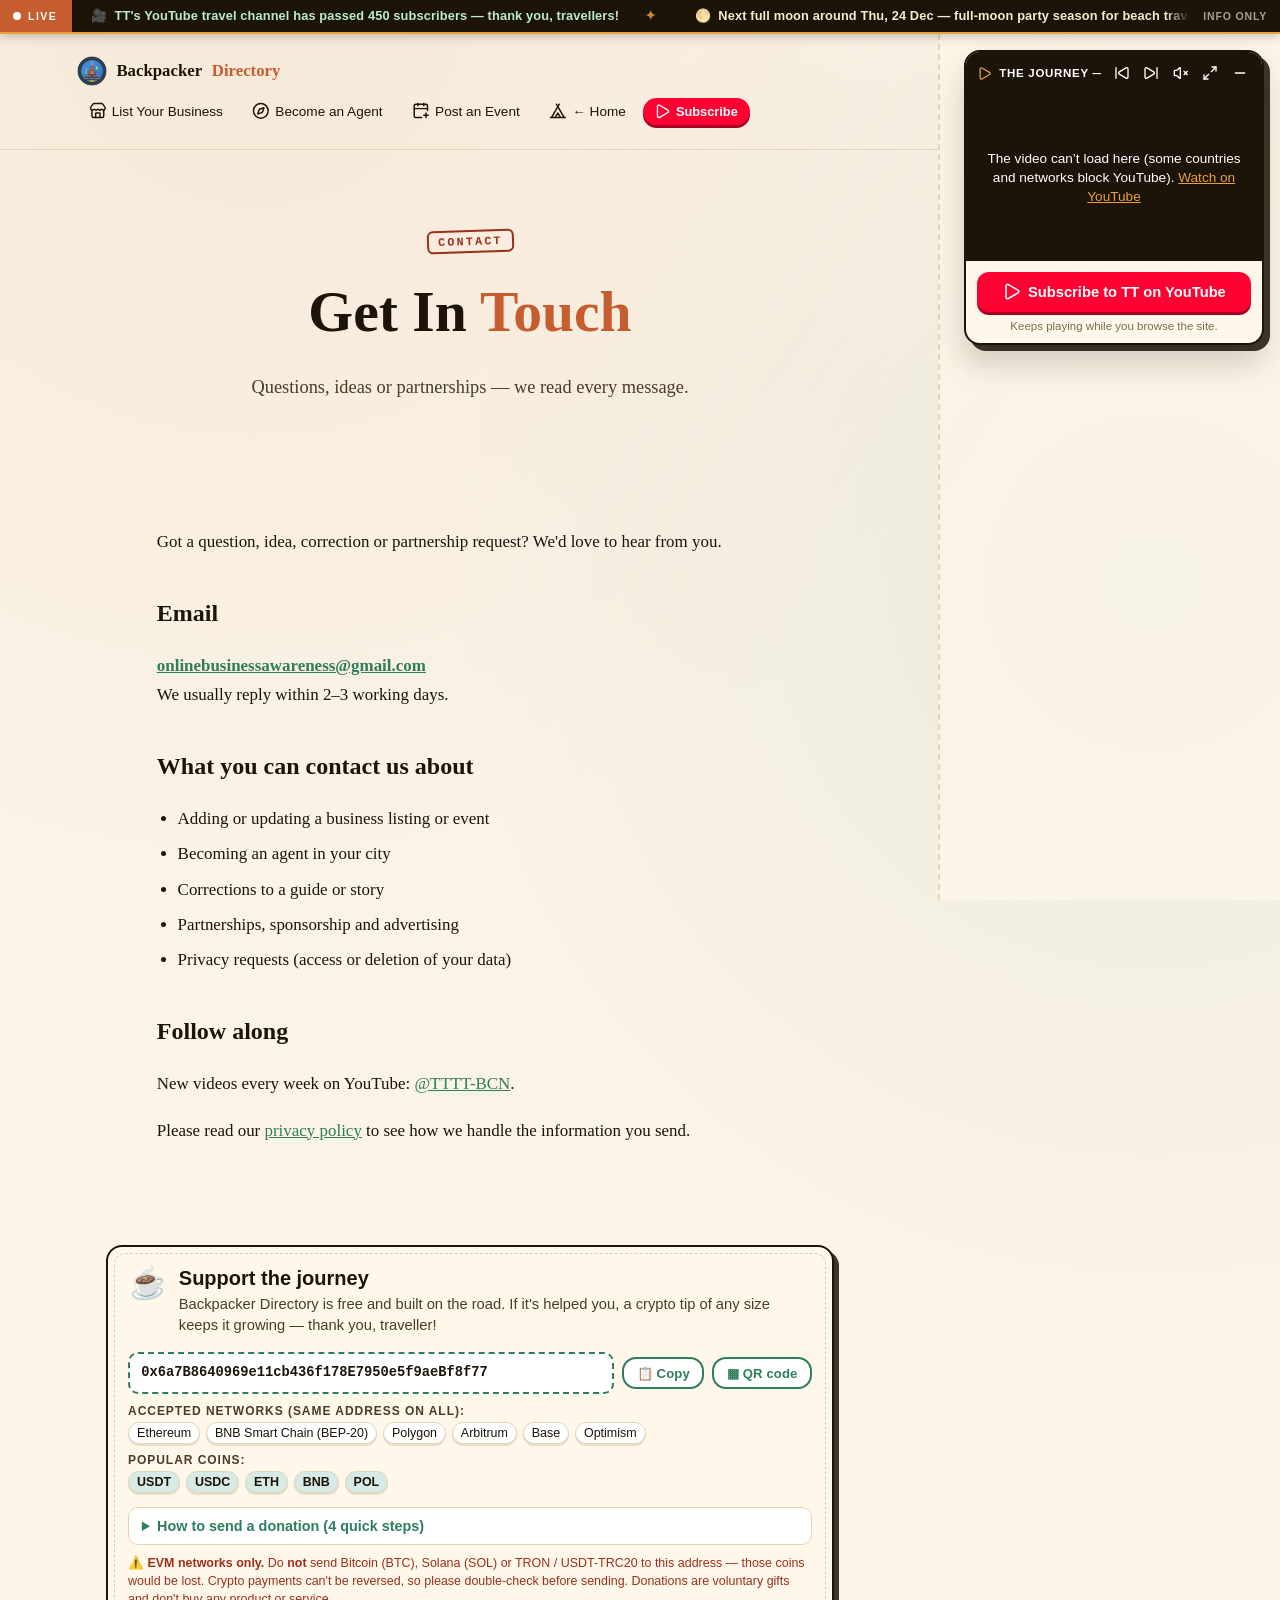
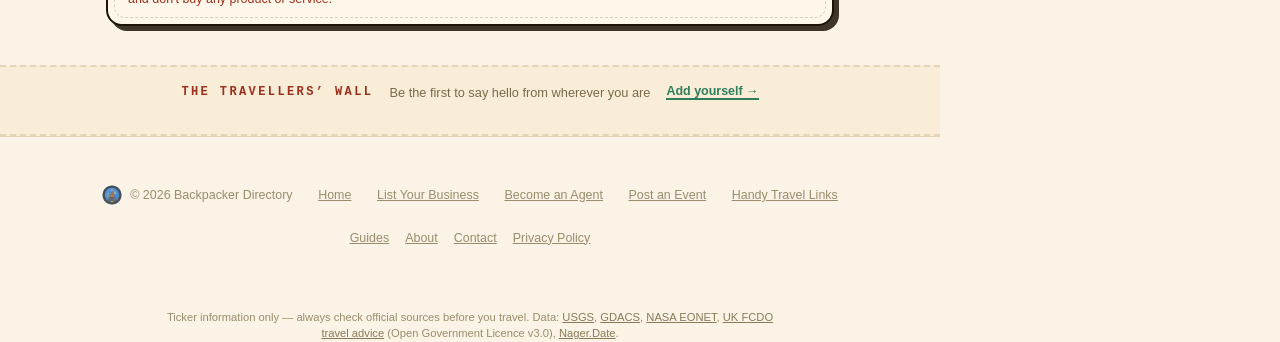
<file: contact.html>
<!DOCTYPE html>
<html lang="en">
<head>
<meta charset="UTF-8">
<meta name="viewport" content="width=device-width, initial-scale=1.0">
<title>Contact Backpacker Directory | Backpacker Directory</title>
<meta name="description" content="Contact Backpacker Directory about listings, events, partnerships, corrections or anything else.">
<link rel="icon" type="image/png" href="assets/favicon.png">
<link rel="apple-touch-icon" href="assets/favicon.png">
<style>
:root{
--ink:#1c1408;
--paper:#faf3e6;
--accent:#c65d2e;
--accent2:#2e7d5b;
--line:#e4d5b7;
--card:#ffffff;
}
*{box-sizing:border-box;}
html{scroll-behavior:smooth;}
body{
margin:0;
font-family:'Georgia', 'Times New Roman', serif;
background:
radial-gradient(circle at 20% 0%, rgba(198,93,46,0.07), transparent 40%),
radial-gradient(circle at 90% 30%, rgba(46,125,91,0.07), transparent 40%),
var(--paper);
color:var(--ink);
}
a{color:inherit;}
.wrap{max-width:920px;margin:0 auto;padding:0 6vw;}

/* Top nav */
nav.top{
display:flex;
align-items:center;
justify-content:space-between;
padding:1.4rem 6vw;
border-bottom:1px solid var(--line);
font-family:'Helvetica Neue', Arial, sans-serif;
}
nav.top .brand{
display:flex;
align-items:center;
gap:.6rem;
text-decoration:none;
font-family:'Georgia', serif;
font-weight:bold;
font-size:1.05rem;
color:var(--ink);
}
nav.top .brand svg, nav.top .brand img{width:30px;height:30px;border-radius:50%;}
nav.top .brand span{color:var(--accent);}
nav.top .nav-links{
display:flex;
align-items:center;
gap:1.4rem;
}
nav.top a.back{
font-size:.85rem;
text-decoration:none;
color:var(--ink);
border-bottom:1px solid var(--accent2);
padding-bottom:2px;
}

/* Hero */
.hero{
text-align:center;
padding:5rem 6vw 3.5rem 6vw;
}
.badge{
display:inline-block;
letter-spacing:.3em;
text-transform:uppercase;
font-size:.72rem;
color:var(--accent2);
border:1px solid var(--accent2);
border-radius:999px;
padding:.5em 1.2em;
margin-bottom:1.8rem;
font-family:'Helvetica Neue', Arial, sans-serif;
}
h1{
font-size:clamp(2rem, 5.5vw, 3.6rem);
margin:0 0 .5em 0;
line-height:1.08;
}
h1 span{color:var(--accent);}
.hero p.lede{
max-width:640px;
margin:0 auto 2.2rem auto;
font-size:1.15rem;
line-height:1.65;
color:#4a3c26;
}
.cta-row{
display:flex;
gap:.9rem;
justify-content:center;
flex-wrap:wrap;
font-family:'Helvetica Neue', Arial, sans-serif;
}
.btn{
display:inline-block;
padding:.9em 1.7em;
border-radius:6px;
font-size:1rem;
text-decoration:none;
cursor:pointer;
border:none;
font-family:'Helvetica Neue', Arial, sans-serif;
}
.btn-primary{background:var(--accent);color:#fff;}
.btn-primary:hover{background:#a94c22;}
.btn-outline{background:transparent;color:var(--ink);border:1px solid var(--line);}
.btn-outline:hover{border-color:var(--accent2);color:var(--accent2);}
.btn-small{
display:inline-block;
padding:.55em 1em;
border-radius:6px;
font-size:.82rem;
text-decoration:none;
border:1px solid var(--accent2);
color:var(--accent2);
font-family:'Helvetica Neue', Arial, sans-serif;
}
.btn-small:hover{background:var(--accent2);color:#fff;}

/* Section shell */
section{padding:4rem 6vw;border-top:1px solid var(--line);}
section.tinted{background:rgba(198,93,46,0.05);}
.section-inner{max-width:920px;margin:0 auto;}
.kicker{
font-family:'Helvetica Neue', Arial, sans-serif;
text-transform:uppercase;
letter-spacing:.18em;
font-size:.72rem;
color:var(--accent2);
margin-bottom:.8rem;
}
h2{
font-size:clamp(1.6rem, 3.4vw, 2.3rem);
margin:0 0 1rem 0;
}
p.intro{
font-family:'Helvetica Neue', Arial, sans-serif;
font-size:1.02rem;
line-height:1.7;
color:#4a3c26;
max-width:680px;
margin:0 0 2rem 0;
}

/* Global strip */
.global-strip{
display:flex;
align-items:center;
gap:1rem;
flex-wrap:wrap;
justify-content:center;
font-family:'Helvetica Neue', Arial, sans-serif;
font-size:.85rem;
letter-spacing:.04em;
color:var(--accent2);
text-transform:uppercase;
margin-top:.4rem;
}
.global-strip span{
border:1px solid var(--line);
border-radius:999px;
padding:.4em 1em;
}

/* Event type grid */
.grid{
display:grid;
grid-template-columns:repeat(3, 1fr);
gap:1rem;
}
@media (max-width:720px){.grid{grid-template-columns:repeat(2, 1fr);}}
@media (max-width:480px){.grid{grid-template-columns:1fr;}}
.type-card{
background:var(--card);
border:1px solid var(--line);
border-radius:10px;
padding:1.1rem 1.2rem;
font-family:'Helvetica Neue', Arial, sans-serif;
}
.type-card strong{display:block;font-family:'Georgia', serif;color:var(--accent);margin-bottom:.2rem;}
.type-card span{font-size:.85rem;color:#4a3c26;}

/* Map */
.map-frame{
width:100%;
height:340px;
border:1px solid var(--line);
border-radius:12px;
overflow:hidden;
}
.map-frame iframe{width:100%;height:100%;border:0;}
.map-note{
font-size:.85rem;
color:#8a7a58;
margin-top:.8rem;
font-family:'Helvetica Neue', Arial, sans-serif;
}

/* Event cards */
.event-list{
display:flex;
flex-direction:column;
gap:1.1rem;
margin-top:2rem;
}
.event-card{
display:flex;
gap:1.2rem;
background:var(--card);
border:1px solid var(--line);
border-radius:12px;
padding:1.3rem 1.5rem;
font-family:'Helvetica Neue', Arial, sans-serif;
align-items:flex-start;
}
@media (max-width:600px){.event-card{flex-direction:column;}}
.event-date{
flex-shrink:0;
width:64px;
text-align:center;
background:var(--ink);
color:#fff;
border-radius:8px;
padding:.6em .4em;
font-family:'Georgia', serif;
}
.event-date .day{font-size:1.3rem;line-height:1;display:block;}
.event-date .mon{font-size:.7rem;letter-spacing:.08em;text-transform:uppercase;opacity:.85;}
.event-body{flex-grow:1;}
.event-body h3{
font-family:'Georgia', serif;
margin:0 0 .3rem 0;
font-size:1.1rem;
}
.event-body .meta{
font-size:.82rem;
color:var(--accent2);
margin:0 0 .5rem 0;
text-transform:uppercase;
letter-spacing:.06em;
}
.event-body p{
margin:0 0 .8rem 0;
font-size:.92rem;
line-height:1.6;
color:#4a3c26;
}
.example-tag{
display:inline-block;
font-size:.68rem;
letter-spacing:.1em;
text-transform:uppercase;
color:#8a7a58;
border:1px solid var(--line);
border-radius:999px;
padding:.25em .7em;
margin-bottom:.6rem;
}
.calendar-note{
font-family:'Helvetica Neue', Arial, sans-serif;
font-size:.9rem;
color:#4a3c26;
background:var(--card);
border:1px dashed var(--line);
border-radius:10px;
padding:1.1rem 1.3rem;
margin-top:1.6rem;
}

/* Form */
form.listing{
display:flex;
flex-direction:column;
gap:1.1rem;
max-width:640px;
font-family:'Helvetica Neue', Arial, sans-serif;
}
.field label{
display:block;
font-size:.85rem;
color:#6b5a3a;
margin-bottom:.4rem;
}
.field input[type=text],
.field input[type=email],
.field input[type=url],
.field input[type=date],
.field input[type=time],
.field select,
.field textarea{
width:100%;
font-family:'Helvetica Neue', Arial, sans-serif;
padding:.8em 1em;
border:1px solid var(--line);
border-radius:6px;
font-size:1rem;
background:#fff;
color:var(--ink);
}
.field input[type=file]{
width:100%;
font-family:'Helvetica Neue', Arial, sans-serif;
padding:.7em;
border:1px dashed var(--line);
border-radius:6px;
background:#fff;
font-size:.9rem;
}
.field textarea{min-height:100px;resize:vertical;}
.row-2{
display:grid;
grid-template-columns:1fr 1fr;
gap:1.1rem;
}
@media (max-width:560px){.row-2{grid-template-columns:1fr;}}
.note{
font-family:'Helvetica Neue', Arial, sans-serif;
font-size:.85rem;
color:#8a7a58;
max-width:460px;
}

/* Share row */
.share-row{
display:flex;
align-items:center;
gap:.7rem;
flex-wrap:wrap;
justify-content:center;
font-family:'Helvetica Neue', Arial, sans-serif;
margin-top:2.5rem;
}
.share-row .share-label{
font-size:.78rem;
letter-spacing:.1em;
text-transform:uppercase;
color:#8a7a58;
margin-right:.3rem;
}
.share-row a, .share-row button{
display:inline-flex;
align-items:center;
justify-content:center;
width:36px;
height:36px;
border-radius:50%;
background:var(--card);
border:1px solid var(--line);
color:var(--ink);
text-decoration:none;
font-size:.95rem;
cursor:pointer;
}
.share-row a:hover, .share-row button:hover{border-color:var(--accent2);color:var(--accent2);}

footer{
text-align:center;
padding:3rem 6vw;
font-family:'Helvetica Neue', Arial, sans-serif;
font-size:.78rem;
color:#9a8c6c;
border-top:1px solid var(--line);
display:flex;
align-items:center;
justify-content:center;
gap:1.6rem;
flex-wrap:wrap;
}
footer .foot-brand{display:flex;align-items:center;gap:.5rem;}
footer .foot-mark{width:20px;height:20px;opacity:.9;flex-shrink:0;border-radius:50%;}
footer a{color:#9a8c6c;}
</style>
<link rel="canonical" href="https://backpackerdirectory.com/contact.html">
<meta property="og:type" content="website">
<meta property="og:site_name" content="Backpacker Directory">
<meta property="og:title" content="Contact Backpacker Directory">
<meta property="og:description" content="Contact Backpacker Directory about listings, events, partnerships, corrections or anything else.">
<meta property="og:image" content="https://backpackerdirectory.com/assets/backpacker-logo.png">
<meta property="og:url" content="https://backpackerdirectory.com/contact.html">
<meta name="twitter:card" content="summary">
<link rel="stylesheet" href="assets/theme.css">
<script defer src="assets/config.js"></script>
<script defer src="assets/icons.js"></script>
<script defer src="assets/site.js"></script>
<script async src="https://pagead2.googlesyndication.com/pagead/js/adsbygoogle.js?client=ca-pub-7046048459108768" crossorigin="anonymous"></script>
<meta name="google-adsense-account" content="ca-pub-7046048459108768">
<style>
.page{max-width:780px;margin:0 auto;padding:1rem 6vw 3rem;text-align:left;line-height:1.75;font-size:1.06rem}
.page h2{margin:2.2rem 0 .6rem;font-size:1.5rem}
.page h3{margin:1.4rem 0 .4rem;font-size:1.15rem}
.page ul,.page ol{padding-left:1.3rem}.page li{margin:.35rem 0}
.page .tip{background:#fff8ea;border-left:5px solid var(--accent,#c65d2e);border-radius:10px;padding:.8rem 1rem;margin:1.2rem 0}
.page .cards{display:grid;grid-template-columns:repeat(auto-fit,minmax(230px,1fr));gap:14px;margin:1.2rem 0}
.page .cards a{display:block;background:#fff;border:1px solid var(--line,#e4d5b7);border-radius:14px;padding:1rem;text-decoration:none;color:inherit}
.page .cards a:hover{border-color:var(--accent2,#2e7d5b)}
.page .cards b{display:block;font-size:1.08rem;margin-bottom:.3rem}
.page a{color:var(--accent2,#2e7d5b)}
</style>
</head>
<body>

<nav class="top">
<a class="brand" href="index.html">
<img src="assets/backpacker-logo.png" alt="Backpacker Directory logo">
Backpacker <span>Directory</span>
</a>
<div class="nav-links">
<a class="back" href="businesses.html">List Your Business</a>
<a class="back" href="agents.html">Become an Agent</a>
<a class="back" href="events.html">Post an Event</a>
<a class="back" href="index.html">&larr; Home</a>
</div>
</nav>

<header class="hero">
<div class="badge">Contact</div>
<h1>Get In <span>Touch</span></h1>
<p class="lede">Questions, ideas or partnerships — we read every message.</p>
</header>

<main class="page">

<p>Got a question, idea, correction or partnership request? We'd love to hear from you.</p>
<h2>Email</h2>
<p><a href="mailto:onlinebusinessawareness@gmail.com?subject=Backpacker%20Directory"><b>onlinebusinessawareness@gmail.com</b></a><br>We usually reply within 2–3 working days.</p>
<h2>What you can contact us about</h2>
<ul><li>Adding or updating a business listing or event</li><li>Becoming an agent in your city</li><li>Corrections to a guide or story</li><li>Partnerships, sponsorship and advertising</li><li>Privacy requests (access or deletion of your data)</li></ul>
<h2>Follow along</h2>
<p>New videos every week on YouTube: <a href="https://www.youtube.com/@TTTT-BCN" target="_blank" rel="noopener">@TTTT-BCN</a>.</p>
<p>Please read our <a href="privacy.html">privacy policy</a> to see how we handle the information you send.</p>

</main>

<footer>
<span class="foot-brand">
<img class="foot-mark" src="assets/backpacker-logo.png" alt="Backpacker Directory logo">
&copy; 2026 Backpacker Directory
</span>
<a href="index.html">Home</a>
<a href="businesses.html">List Your Business</a>
<a href="agents.html">Become an Agent</a>
<a href="events.html">Post an Event</a>
<a href="index.html#deals">Handy Travel Links</a>
<nav class="legal" style="display:flex;gap:1rem;flex-wrap:wrap;justify-content:center"><a href="guides.html">Guides</a><a href="about.html">About</a><a href="contact.html">Contact</a><a href="privacy.html">Privacy Policy</a></nav>
</footer>

</body>
</html>
</file>
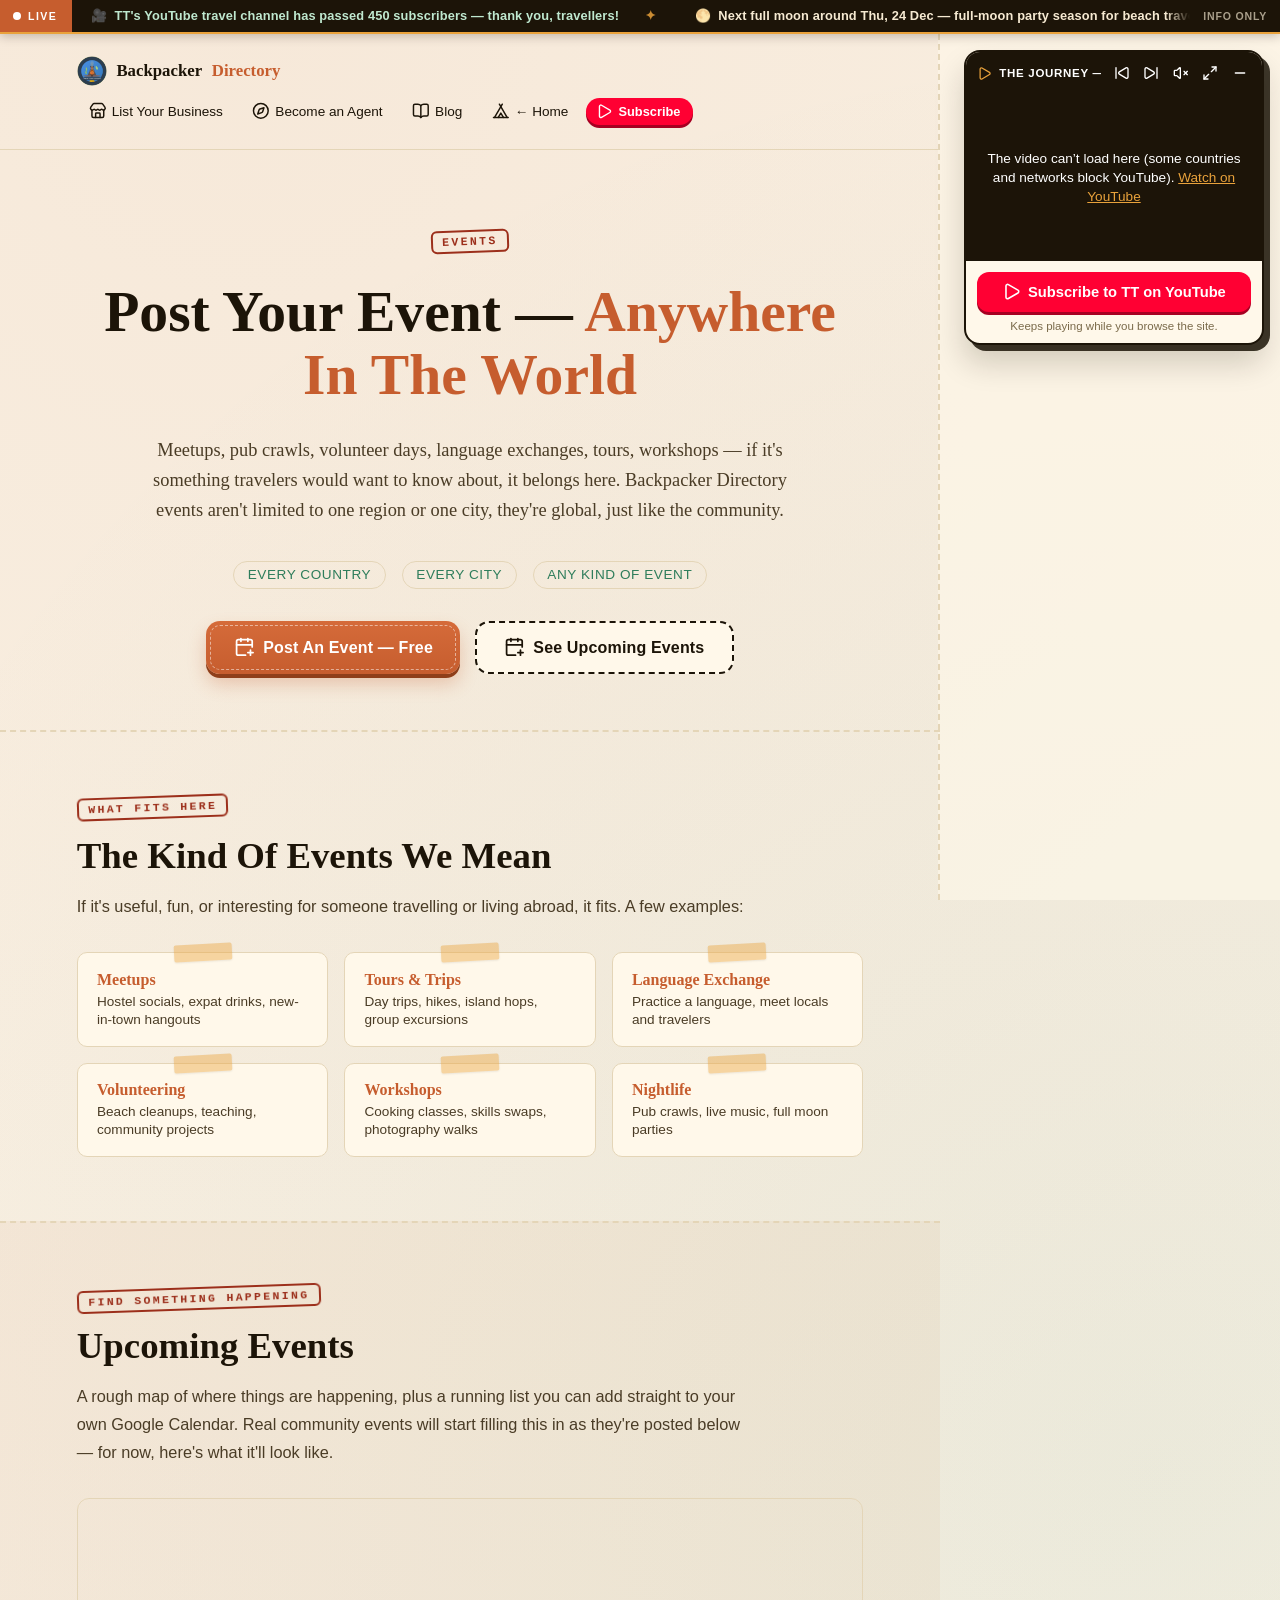
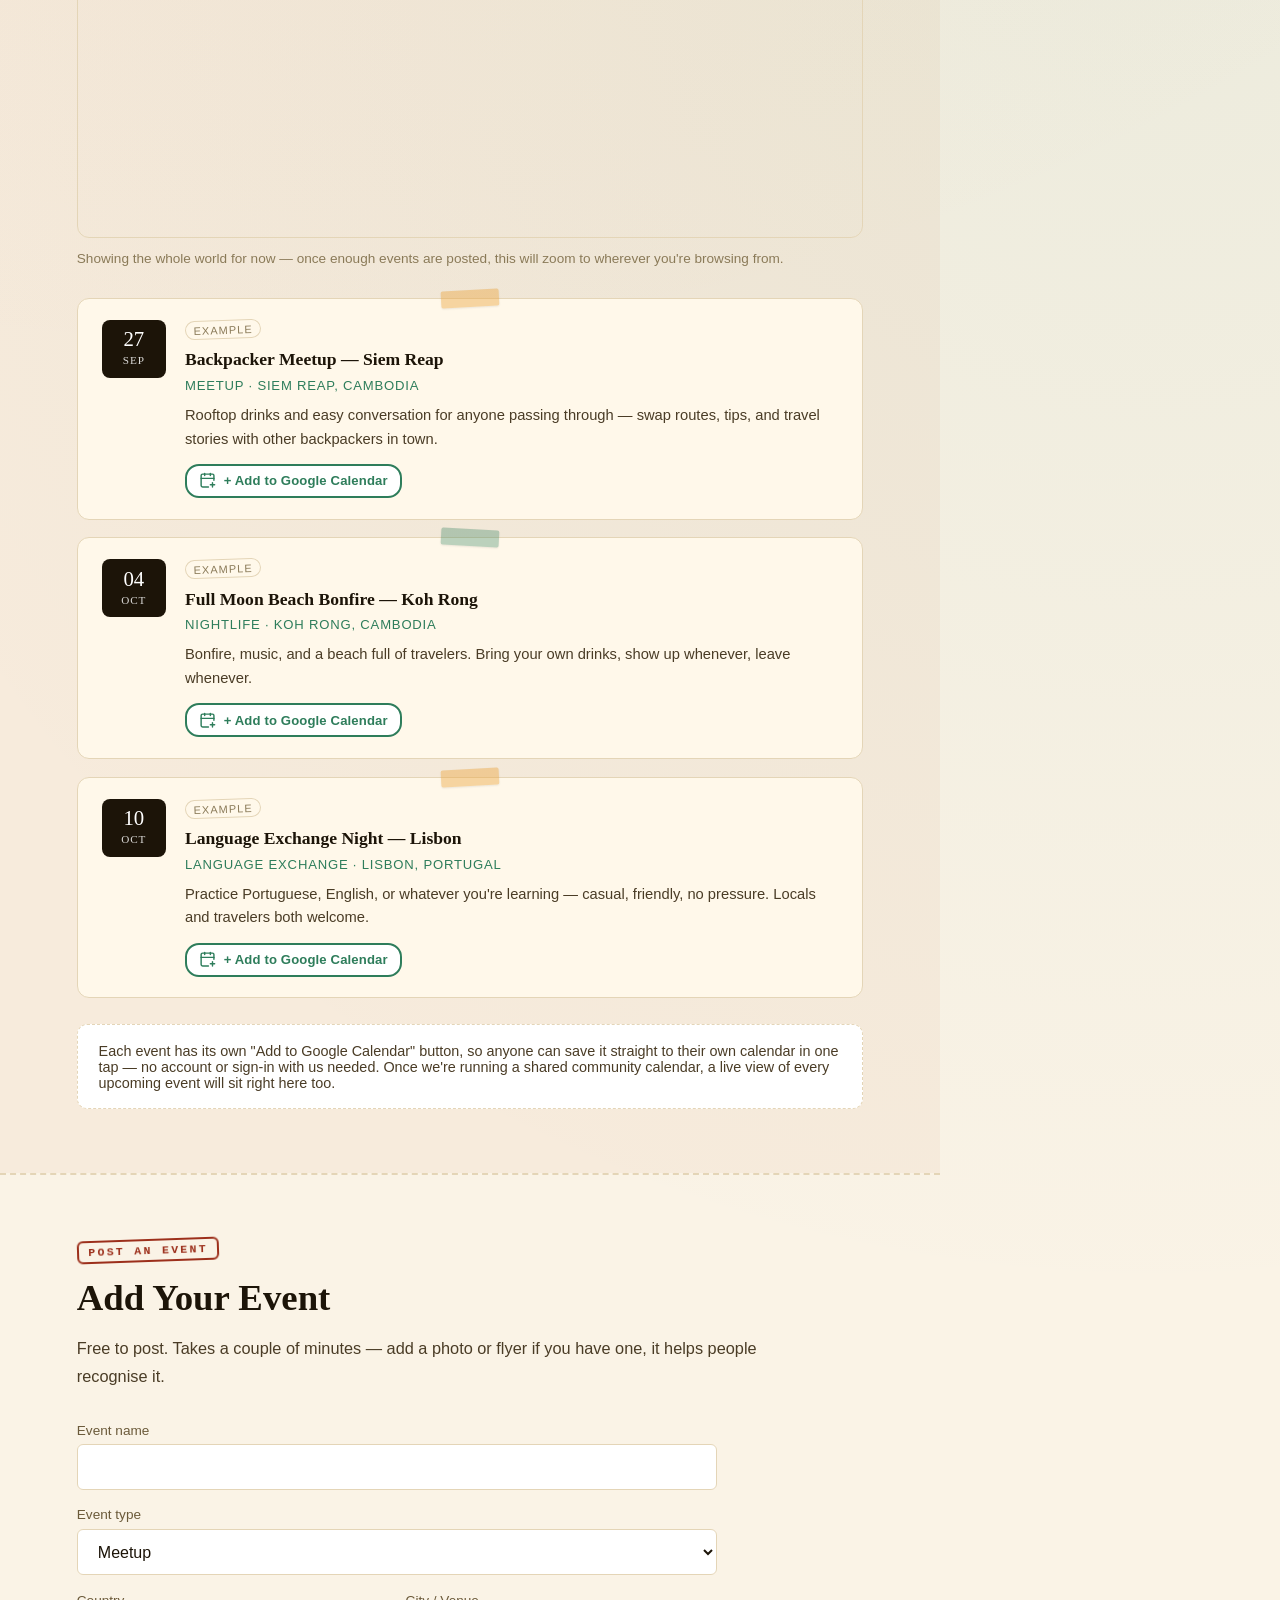
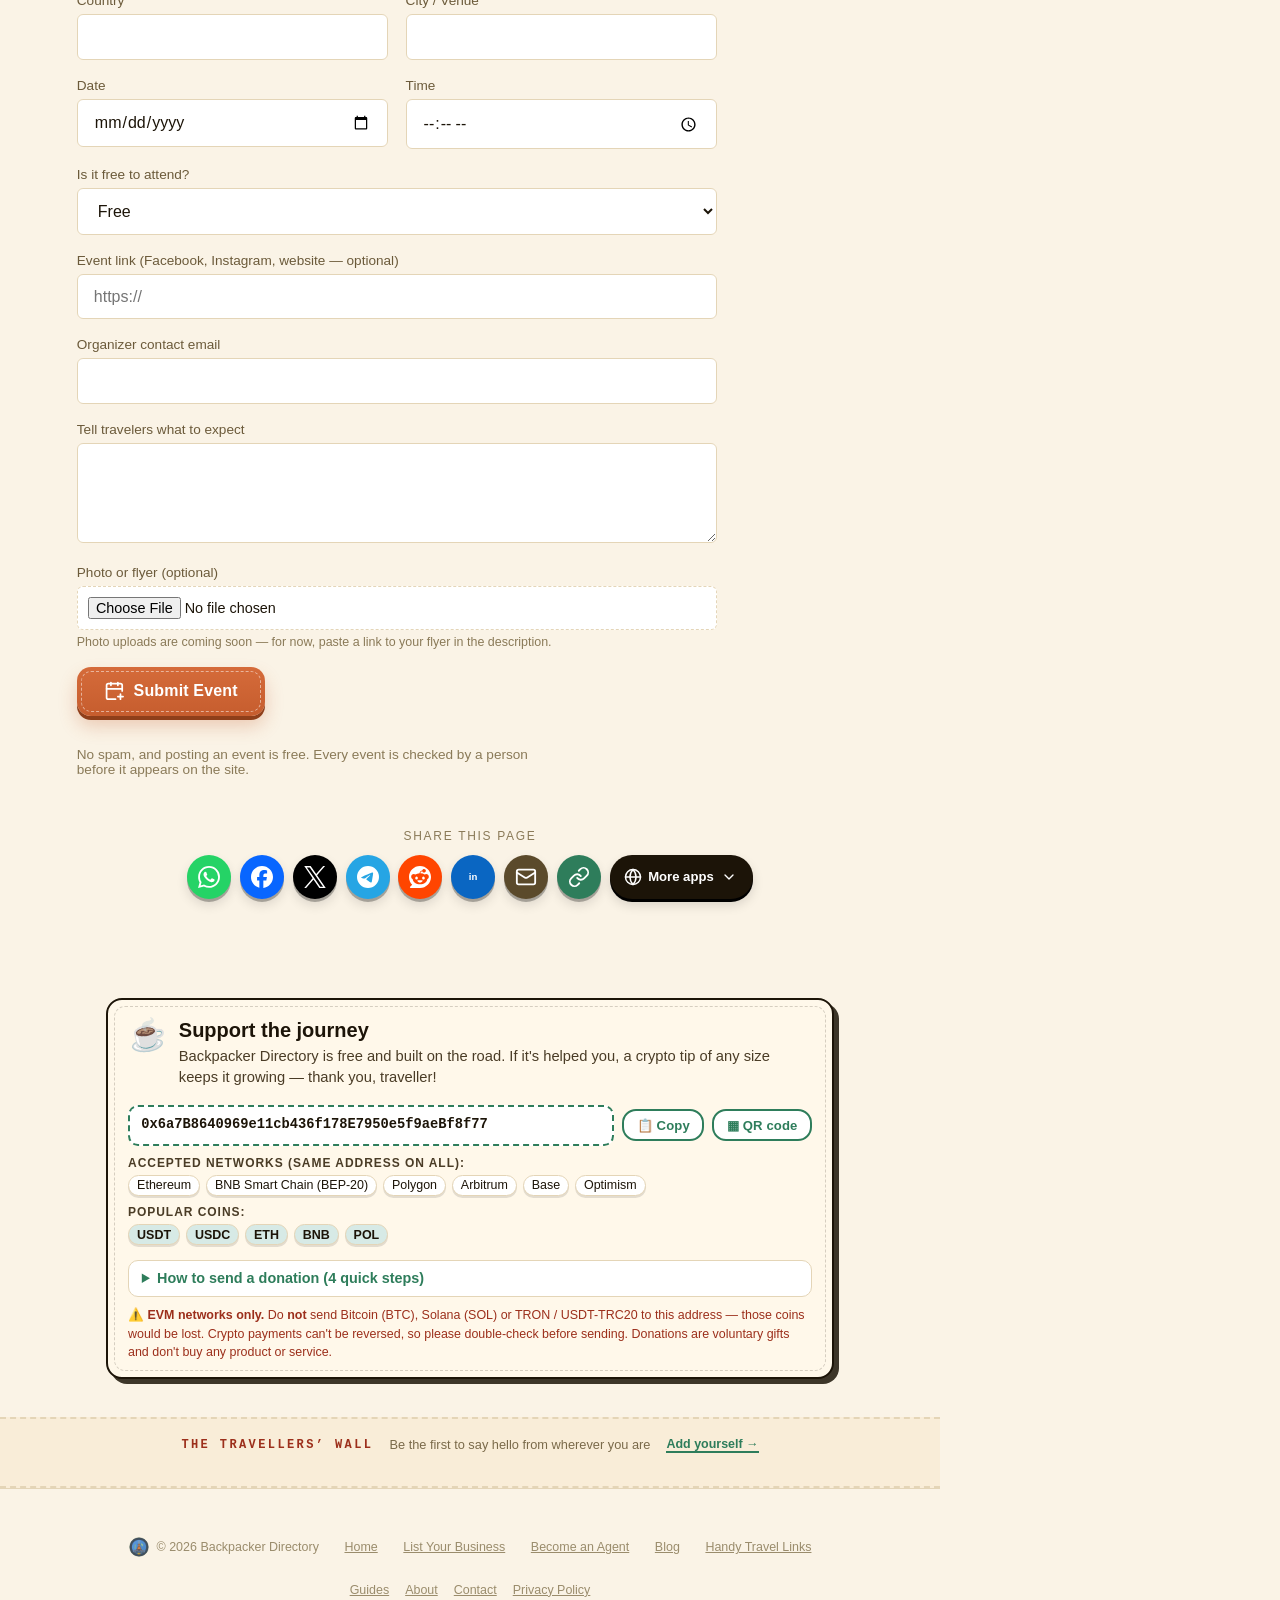
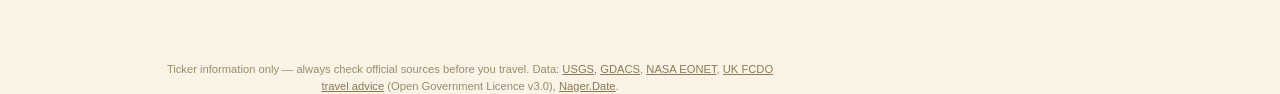
<file: events.html>
<!DOCTYPE html>
<html lang="en">
<head>
<meta charset="UTF-8">
<meta name="viewport" content="width=device-width, initial-scale=1.0">
<title>Post an Event — Backpacker Directory</title>
<meta name="description" content="Post a meetup, tour, language exchange or any traveler-friendly event to Backpacker Directory — a global events board built by travelers, for travelers, anywhere in the world.">
<link rel="icon" type="image/png" href="assets/favicon.png">
<link rel="apple-touch-icon" href="assets/favicon.png">
<style>
:root{
--ink:#1c1408;
--paper:#faf3e6;
--accent:#c65d2e;
--accent2:#2e7d5b;
--line:#e4d5b7;
--card:#ffffff;
}
*{box-sizing:border-box;}
html{scroll-behavior:smooth;}
body{
margin:0;
font-family:'Georgia', 'Times New Roman', serif;
background:
radial-gradient(circle at 20% 0%, rgba(198,93,46,0.07), transparent 40%),
radial-gradient(circle at 90% 30%, rgba(46,125,91,0.07), transparent 40%),
var(--paper);
color:var(--ink);
}
a{color:inherit;}
.wrap{max-width:920px;margin:0 auto;padding:0 6vw;}

/* Top nav */
nav.top{
display:flex;
align-items:center;
justify-content:space-between;
padding:1.4rem 6vw;
border-bottom:1px solid var(--line);
font-family:'Helvetica Neue', Arial, sans-serif;
}
nav.top .brand{
display:flex;
align-items:center;
gap:.6rem;
text-decoration:none;
font-family:'Georgia', serif;
font-weight:bold;
font-size:1.05rem;
color:var(--ink);
}
nav.top .brand svg, nav.top .brand img{width:30px;height:30px;border-radius:50%;}
nav.top .brand span{color:var(--accent);}
nav.top .nav-links{
display:flex;
align-items:center;
gap:1.4rem;
}
nav.top a.back{
font-size:.85rem;
text-decoration:none;
color:var(--ink);
border-bottom:1px solid var(--accent2);
padding-bottom:2px;
}

/* Hero */
.hero{
text-align:center;
padding:5rem 6vw 3.5rem 6vw;
}
.badge{
display:inline-block;
letter-spacing:.3em;
text-transform:uppercase;
font-size:.72rem;
color:var(--accent2);
border:1px solid var(--accent2);
border-radius:999px;
padding:.5em 1.2em;
margin-bottom:1.8rem;
font-family:'Helvetica Neue', Arial, sans-serif;
}
h1{
font-size:clamp(2rem, 5.5vw, 3.6rem);
margin:0 0 .5em 0;
line-height:1.08;
}
h1 span{color:var(--accent);}
.hero p.lede{
max-width:640px;
margin:0 auto 2.2rem auto;
font-size:1.15rem;
line-height:1.65;
color:#4a3c26;
}
.cta-row{
display:flex;
gap:.9rem;
justify-content:center;
flex-wrap:wrap;
font-family:'Helvetica Neue', Arial, sans-serif;
}
.btn{
display:inline-block;
padding:.9em 1.7em;
border-radius:6px;
font-size:1rem;
text-decoration:none;
cursor:pointer;
border:none;
font-family:'Helvetica Neue', Arial, sans-serif;
}
.btn-primary{background:var(--accent);color:#fff;}
.btn-primary:hover{background:#a94c22;}
.btn-outline{background:transparent;color:var(--ink);border:1px solid var(--line);}
.btn-outline:hover{border-color:var(--accent2);color:var(--accent2);}
.btn-small{
display:inline-block;
padding:.55em 1em;
border-radius:6px;
font-size:.82rem;
text-decoration:none;
border:1px solid var(--accent2);
color:var(--accent2);
font-family:'Helvetica Neue', Arial, sans-serif;
}
.btn-small:hover{background:var(--accent2);color:#fff;}

/* Section shell */
section{padding:4rem 6vw;border-top:1px solid var(--line);}
section.tinted{background:rgba(198,93,46,0.05);}
.section-inner{max-width:920px;margin:0 auto;}
.kicker{
font-family:'Helvetica Neue', Arial, sans-serif;
text-transform:uppercase;
letter-spacing:.18em;
font-size:.72rem;
color:var(--accent2);
margin-bottom:.8rem;
}
h2{
font-size:clamp(1.6rem, 3.4vw, 2.3rem);
margin:0 0 1rem 0;
}
p.intro{
font-family:'Helvetica Neue', Arial, sans-serif;
font-size:1.02rem;
line-height:1.7;
color:#4a3c26;
max-width:680px;
margin:0 0 2rem 0;
}

/* Global strip */
.global-strip{
display:flex;
align-items:center;
gap:1rem;
flex-wrap:wrap;
justify-content:center;
font-family:'Helvetica Neue', Arial, sans-serif;
font-size:.85rem;
letter-spacing:.04em;
color:var(--accent2);
text-transform:uppercase;
margin-top:.4rem;
}
.global-strip span{
border:1px solid var(--line);
border-radius:999px;
padding:.4em 1em;
}

/* Event type grid */
.grid{
display:grid;
grid-template-columns:repeat(3, 1fr);
gap:1rem;
}
@media (max-width:720px){.grid{grid-template-columns:repeat(2, 1fr);}}
@media (max-width:480px){.grid{grid-template-columns:1fr;}}
.type-card{
background:var(--card);
border:1px solid var(--line);
border-radius:10px;
padding:1.1rem 1.2rem;
font-family:'Helvetica Neue', Arial, sans-serif;
}
.type-card strong{display:block;font-family:'Georgia', serif;color:var(--accent);margin-bottom:.2rem;}
.type-card span{font-size:.85rem;color:#4a3c26;}

/* Map */
.map-frame{
width:100%;
height:340px;
border:1px solid var(--line);
border-radius:12px;
overflow:hidden;
}
.map-frame iframe{width:100%;height:100%;border:0;}
.map-note{
font-size:.85rem;
color:#8a7a58;
margin-top:.8rem;
font-family:'Helvetica Neue', Arial, sans-serif;
}

/* Event cards */
.event-list{
display:flex;
flex-direction:column;
gap:1.1rem;
margin-top:2rem;
}
.event-card{
display:flex;
gap:1.2rem;
background:var(--card);
border:1px solid var(--line);
border-radius:12px;
padding:1.3rem 1.5rem;
font-family:'Helvetica Neue', Arial, sans-serif;
align-items:flex-start;
}
@media (max-width:600px){.event-card{flex-direction:column;}}
.event-date{
flex-shrink:0;
width:64px;
text-align:center;
background:var(--ink);
color:#fff;
border-radius:8px;
padding:.6em .4em;
font-family:'Georgia', serif;
}
.event-date .day{font-size:1.3rem;line-height:1;display:block;}
.event-date .mon{font-size:.7rem;letter-spacing:.08em;text-transform:uppercase;opacity:.85;}
.event-body{flex-grow:1;}
.event-body h3{
font-family:'Georgia', serif;
margin:0 0 .3rem 0;
font-size:1.1rem;
}
.event-body .meta{
font-size:.82rem;
color:var(--accent2);
margin:0 0 .5rem 0;
text-transform:uppercase;
letter-spacing:.06em;
}
.event-body p{
margin:0 0 .8rem 0;
font-size:.92rem;
line-height:1.6;
color:#4a3c26;
}
.example-tag{
display:inline-block;
font-size:.68rem;
letter-spacing:.1em;
text-transform:uppercase;
color:#8a7a58;
border:1px solid var(--line);
border-radius:999px;
padding:.25em .7em;
margin-bottom:.6rem;
}
.calendar-note{
font-family:'Helvetica Neue', Arial, sans-serif;
font-size:.9rem;
color:#4a3c26;
background:var(--card);
border:1px dashed var(--line);
border-radius:10px;
padding:1.1rem 1.3rem;
margin-top:1.6rem;
}

/* Form */
form.listing{
display:flex;
flex-direction:column;
gap:1.1rem;
max-width:640px;
font-family:'Helvetica Neue', Arial, sans-serif;
}
.field label{
display:block;
font-size:.85rem;
color:#6b5a3a;
margin-bottom:.4rem;
}
.field input[type=text],
.field input[type=email],
.field input[type=url],
.field input[type=date],
.field input[type=time],
.field select,
.field textarea{
width:100%;
font-family:'Helvetica Neue', Arial, sans-serif;
padding:.8em 1em;
border:1px solid var(--line);
border-radius:6px;
font-size:1rem;
background:#fff;
color:var(--ink);
}
.field input[type=file]{
width:100%;
font-family:'Helvetica Neue', Arial, sans-serif;
padding:.7em;
border:1px dashed var(--line);
border-radius:6px;
background:#fff;
font-size:.9rem;
}
.field textarea{min-height:100px;resize:vertical;}
.row-2{
display:grid;
grid-template-columns:1fr 1fr;
gap:1.1rem;
}
@media (max-width:560px){.row-2{grid-template-columns:1fr;}}
.note{
font-family:'Helvetica Neue', Arial, sans-serif;
font-size:.85rem;
color:#8a7a58;
max-width:460px;
}

/* Share row */
.share-row{
display:flex;
align-items:center;
gap:.7rem;
flex-wrap:wrap;
justify-content:center;
font-family:'Helvetica Neue', Arial, sans-serif;
margin-top:2.5rem;
}
.share-row .share-label{
font-size:.78rem;
letter-spacing:.1em;
text-transform:uppercase;
color:#8a7a58;
margin-right:.3rem;
}
.share-row a, .share-row button{
display:inline-flex;
align-items:center;
justify-content:center;
width:36px;
height:36px;
border-radius:50%;
background:var(--card);
border:1px solid var(--line);
color:var(--ink);
text-decoration:none;
font-size:.95rem;
cursor:pointer;
}
.share-row a:hover, .share-row button:hover{border-color:var(--accent2);color:var(--accent2);}

footer{
text-align:center;
padding:3rem 6vw;
font-family:'Helvetica Neue', Arial, sans-serif;
font-size:.78rem;
color:#9a8c6c;
border-top:1px solid var(--line);
display:flex;
align-items:center;
justify-content:center;
gap:1.6rem;
flex-wrap:wrap;
}
footer .foot-brand{display:flex;align-items:center;gap:.5rem;}
footer .foot-mark{width:20px;height:20px;opacity:.9;flex-shrink:0;border-radius:50%;}
footer a{color:#9a8c6c;}
</style>
<link rel="canonical" href="https://backpackerdirectory.com/events.html">
<meta property="og:type" content="website">
<meta property="og:site_name" content="Backpacker Directory">
<meta property="og:title" content="Post an Event — Backpacker Directory">
<meta property="og:description" content="Post a meetup, tour, language exchange or any traveler-friendly event to Backpacker Directory — a global events board built by travelers, for travelers, anywhere in the world.">
<meta property="og:image" content="https://backpackerdirectory.com/assets/backpacker-logo.png">
<meta property="og:url" content="https://backpackerdirectory.com/events.html">
<meta name="twitter:card" content="summary">
<link rel="stylesheet" href="assets/theme.css">
<script defer src="assets/config.js"></script>
<script defer src="assets/icons.js"></script>
<script defer src="assets/site.js"></script>
<script async src="https://pagead2.googlesyndication.com/pagead/js/adsbygoogle.js?client=ca-pub-7046048459108768" crossorigin="anonymous"></script>
<meta name="google-adsense-account" content="ca-pub-7046048459108768">
</head>
<body>

<nav class="top">
<a class="brand" href="index.html">
<img src="assets/backpacker-logo.png" alt="Backpacker Directory logo">
Backpacker <span>Directory</span>
</a>
<div class="nav-links">
<a class="back" href="businesses.html">List Your Business</a>
<a class="back" href="agents.html">Become an Agent</a>
<a class="back" href="blog.html">Blog</a>
<a class="back" href="index.html">&larr; Home</a>
</div>
</nav>

<header class="hero">
<div class="badge">Events</div>
<h1>Post Your Event — <span>Anywhere In The World</span></h1>
<p class="lede">
Meetups, pub crawls, volunteer days, language exchanges, tours, workshops —
if it's something travelers would want to know about, it belongs here.
Backpacker Directory events aren't limited to one region or one city, they're
global, just like the community.
</p>
<div class="global-strip">
<span>Every Country</span>
<span>Every City</span>
<span>Any Kind Of Event</span>
</div>
<div class="cta-row" style="margin-top:2rem;">
<a class="btn btn-primary" href="#post-event">Post An Event — Free</a>
<a class="btn btn-outline" href="#upcoming">See Upcoming Events</a>
</div>
</header>

<section id="event-types">
<div class="section-inner">
<div class="kicker">What Fits Here</div>
<h2>The Kind Of Events We Mean</h2>
<p class="intro">
If it's useful, fun, or interesting for someone travelling or living abroad,
it fits. A few examples:
</p>
<div class="grid">
<div class="type-card"><strong>Meetups</strong><span>Hostel socials, expat drinks, new-in-town hangouts</span></div>
<div class="type-card"><strong>Tours &amp; Trips</strong><span>Day trips, hikes, island hops, group excursions</span></div>
<div class="type-card"><strong>Language Exchange</strong><span>Practice a language, meet locals and travelers</span></div>
<div class="type-card"><strong>Volunteering</strong><span>Beach cleanups, teaching, community projects</span></div>
<div class="type-card"><strong>Workshops</strong><span>Cooking classes, skills swaps, photography walks</span></div>
<div class="type-card"><strong>Nightlife</strong><span>Pub crawls, live music, full moon parties</span></div>
</div>
</div>
</section>

<section class="tinted" id="upcoming">
<div class="section-inner">
<div class="kicker">Find Something Happening</div>
<h2>Upcoming Events</h2>
<p class="intro">
A rough map of where things are happening, plus a running list you can add
straight to your own Google Calendar. Real community events will start
filling this in as they're posted below — for now, here's what it'll look like.
</p>

<div class="map-frame">
<iframe src="https://www.openstreetmap.org/export/embed.html?bbox=-170,-50,170,70&amp;layer=mapnik" loading="lazy" title="World map of Backpacker Directory events"></iframe>
</div>
<p class="map-note">Showing the whole world for now — once enough events are posted, this will zoom to wherever you're browsing from.</p>

<div class="event-list" id="eventList">

<div class="event-card">
<div class="event-date"><span class="day">27</span><span class="mon">Sep</span></div>
<div class="event-body">
<div class="example-tag">Example</div>
<h3>Backpacker Meetup — Siem Reap</h3>
<p class="meta">Meetup · Siem Reap, Cambodia</p>
<p>Rooftop drinks and easy conversation for anyone passing through — swap routes, tips, and travel stories with other backpackers in town.</p>
<a class="btn-small add-to-cal" data-title="Backpacker Meetup — Siem Reap" data-location="Siem Reap, Cambodia" data-details="Rooftop drinks and easy conversation for backpackers passing through Siem Reap." data-start="20260927T180000" data-end="20260927T210000" href="#" target="_blank" rel="noopener">+ Add to Google Calendar</a>
</div>
</div>

<div class="event-card">
<div class="event-date"><span class="day">04</span><span class="mon">Oct</span></div>
<div class="event-body">
<div class="example-tag">Example</div>
<h3>Full Moon Beach Bonfire — Koh Rong</h3>
<p class="meta">Nightlife · Koh Rong, Cambodia</p>
<p>Bonfire, music, and a beach full of travelers. Bring your own drinks, show up whenever, leave whenever.</p>
<a class="btn-small add-to-cal" data-title="Full Moon Beach Bonfire — Koh Rong" data-location="Koh Rong, Cambodia" data-details="Beach bonfire and music for travelers on Koh Rong." data-start="20261004T190000" data-end="20261004T230000" href="#" target="_blank" rel="noopener">+ Add to Google Calendar</a>
</div>
</div>

<div class="event-card">
<div class="event-date"><span class="day">10</span><span class="mon">Oct</span></div>
<div class="event-body">
<div class="example-tag">Example</div>
<h3>Language Exchange Night — Lisbon</h3>
<p class="meta">Language Exchange · Lisbon, Portugal</p>
<p>Practice Portuguese, English, or whatever you're learning — casual, friendly, no pressure. Locals and travelers both welcome.</p>
<a class="btn-small add-to-cal" data-title="Language Exchange Night — Lisbon" data-location="Lisbon, Portugal" data-details="Casual language exchange evening for locals and travelers in Lisbon." data-start="20261010T183000" data-end="20261010T203000" href="#" target="_blank" rel="noopener">+ Add to Google Calendar</a>
</div>
</div>

</div>

<div class="calendar-note">
Each event has its own "Add to Google Calendar" button, so anyone can save it
straight to their own calendar in one tap — no account or sign-in with us
needed. Once we're running a shared community calendar, a live view of every
upcoming event will sit right here too.
</div>
</div>
</section>

<section id="post-event">
<div class="section-inner">
<div class="kicker">Post An Event</div>
<h2>Add Your Event</h2>
<p class="intro">
Free to post. Takes a couple of minutes — add a photo or flyer if you have
one, it helps people recognise it.
</p>

<form class="listing" data-bd-type="event" onsubmit="return false;">

<div class="field">
<label for="evName">Event name</label>
<input type="text" id="evName" name="name" required>
</div>

<div class="field">
<label for="evType">Event type</label>
<select id="evType" name="kind">
<option>Meetup</option>
<option>Tour / Trip</option>
<option>Language Exchange</option>
<option>Volunteering</option>
<option>Workshop</option>
<option>Nightlife</option>
<option>Sports / Outdoors</option>
<option>Other</option>
</select>
</div>

<div class="row-2">
<div class="field">
<label for="evCountry">Country</label>
<input type="text" id="evCountry" name="country" required>
</div>
<div class="field">
<label for="evCity">City / Venue</label>
<input type="text" id="evCity" name="city" required>
</div>
</div>

<div class="row-2">
<div class="field">
<label for="evDate">Date</label>
<input type="date" id="evDate" name="date" required>
</div>
<div class="field">
<label for="evTime">Time</label>
<input type="time" id="evTime" name="time">
</div>
</div>

<div class="field">
<label for="evFree">Is it free to attend?</label>
<select id="evFree" name="free">
<option value="Free">Free</option>
<option value="Paid">Paid / ticketed</option>
<option value="Donation">Donation / pay what you like</option>
</select>
</div>

<div class="field">
<label for="evLink">Event link (Facebook, Instagram, website — optional)</label>
<input type="url" id="evLink" name="link" placeholder="https://">
</div>

<div class="field">
<label for="evEmail">Organizer contact email</label>
<input type="email" id="evEmail" name="email" required>
</div>

<div class="field">
<label for="evDesc">Tell travelers what to expect</label>
<textarea id="evDesc" name="description"></textarea>
</div>

<div class="field">
<label>Photo or flyer (optional)</label>
<input type="file" id="evMedia" accept="image/*">
<span class="upload-hint" style="display:block;font-size:.78rem;color:#8a7a58;margin-top:.3rem;">Photo uploads are coming soon &mdash; for now, paste a link to your flyer in the description.</span>
</div>

<button type="submit" class="btn btn-primary" style="align-self:flex-start;">Submit Event</button>
<p class="note">No spam, and posting an event is free. Every event is checked by a person before it appears on the site.</p>
</form>

<div class="bd-share" data-bd-share></div>
</div>
</section>

<!-- Tony's Udemy courses banner (shared file on ilearnenglishhere.academy) -->
<div class="tony-courses" data-first="english" style="padding:0 16px"></div>
<script src="https://ilearnenglishhere.academy/assets/courses-banner.js" defer></script>
<footer>
<span class="foot-brand">
<img class="foot-mark" src="assets/backpacker-logo.png" alt="Backpacker Directory logo">
&copy; 2026 Backpacker Directory
</span>
<a href="index.html">Home</a>
<a href="businesses.html">List Your Business</a>
<a href="agents.html">Become an Agent</a>
<a href="blog.html">Blog</a>
<a href="index.html#deals">Handy Travel Links</a>
<nav class="legal" style="display:flex;gap:1rem;flex-wrap:wrap;justify-content:center"><a href="guides.html">Guides</a><a href="about.html">About</a><a href="contact.html">Contact</a><a href="privacy.html">Privacy Policy</a></nav>
</footer>

<script>
(function(){
// Build "Add to Google Calendar" links from data attributes
var addLinks = document.querySelectorAll('.add-to-cal');
addLinks.forEach(function(el){
var title = encodeURIComponent(el.getAttribute('data-title') || '');
var location = encodeURIComponent(el.getAttribute('data-location') || '');
var details = encodeURIComponent(el.getAttribute('data-details') || '');
var start = el.getAttribute('data-start');
var end = el.getAttribute('data-end');
var url = 'https://calendar.google.com/calendar/render?action=TEMPLATE&text=' + title +
'&dates=' + start + '/' + end +
'&details=' + details +
'&location=' + location;
el.href = url;
});

})();
</script>

</body>
</html>
</file>
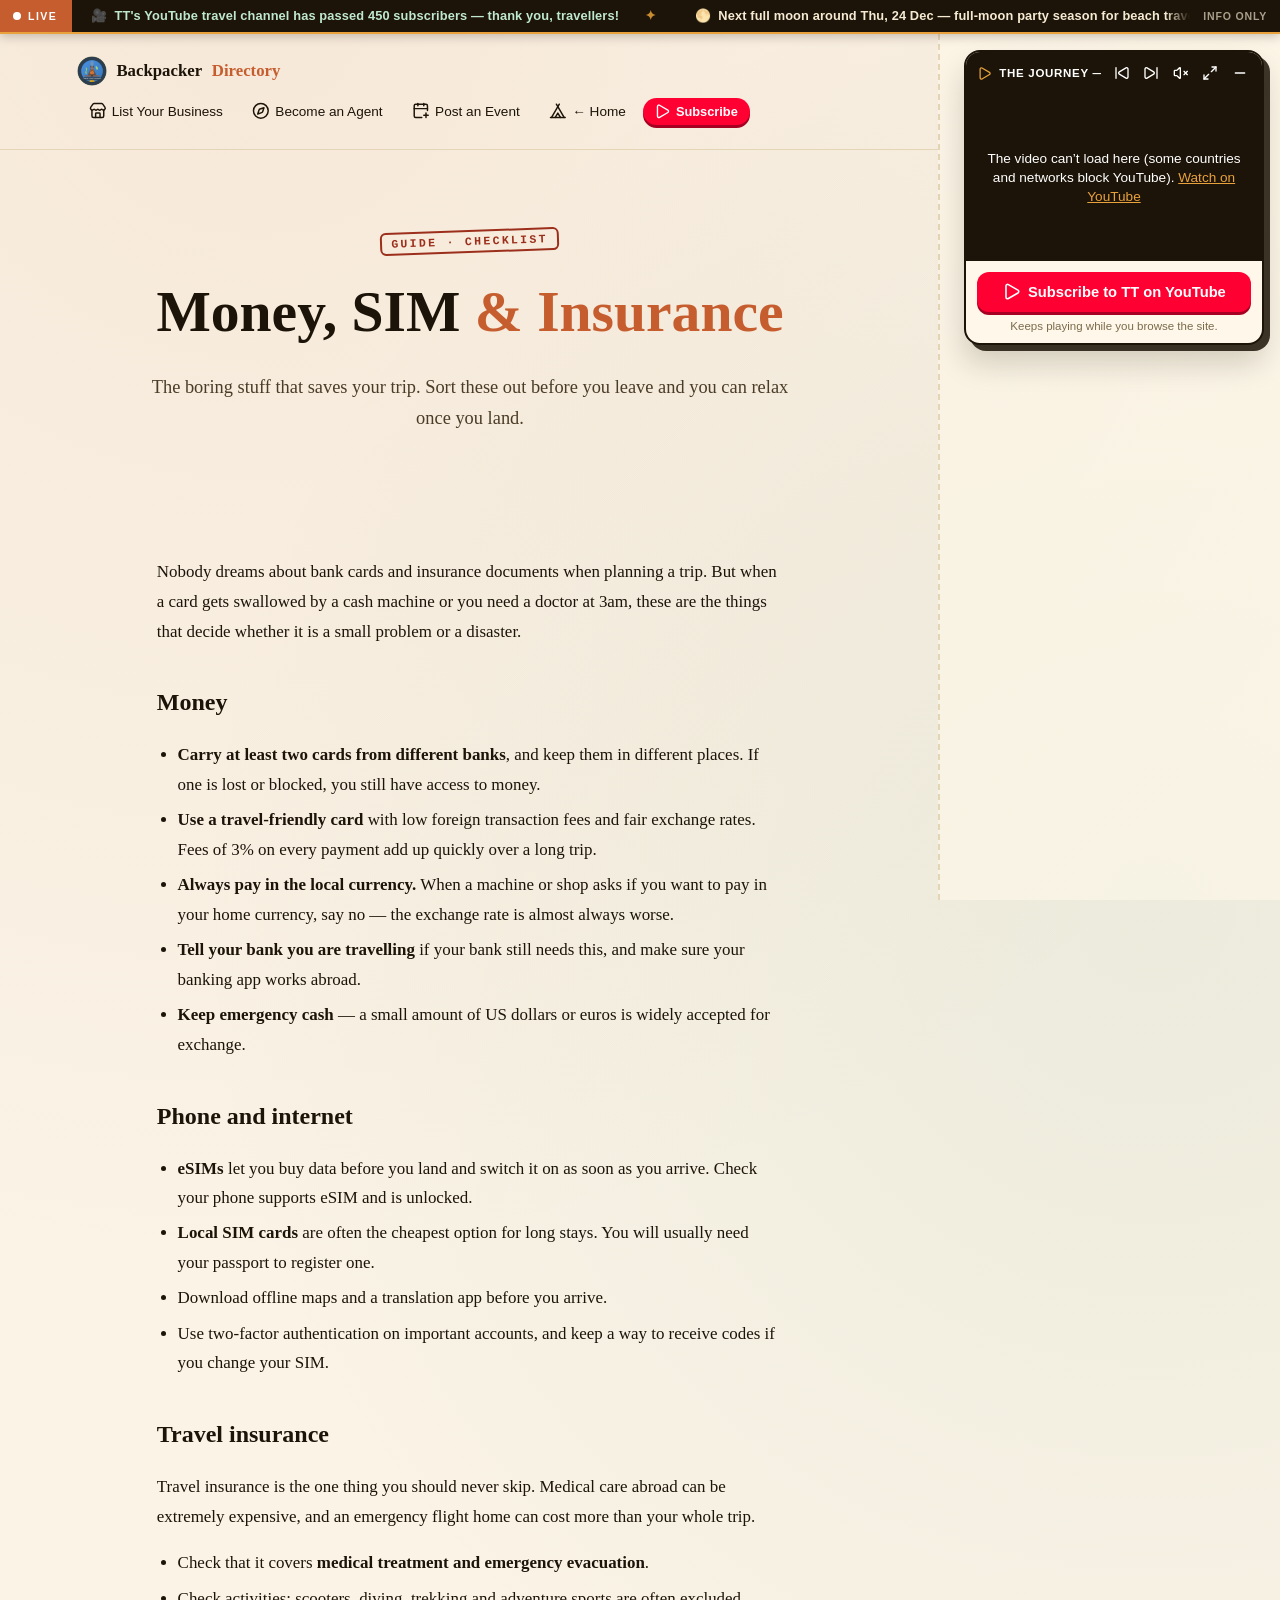
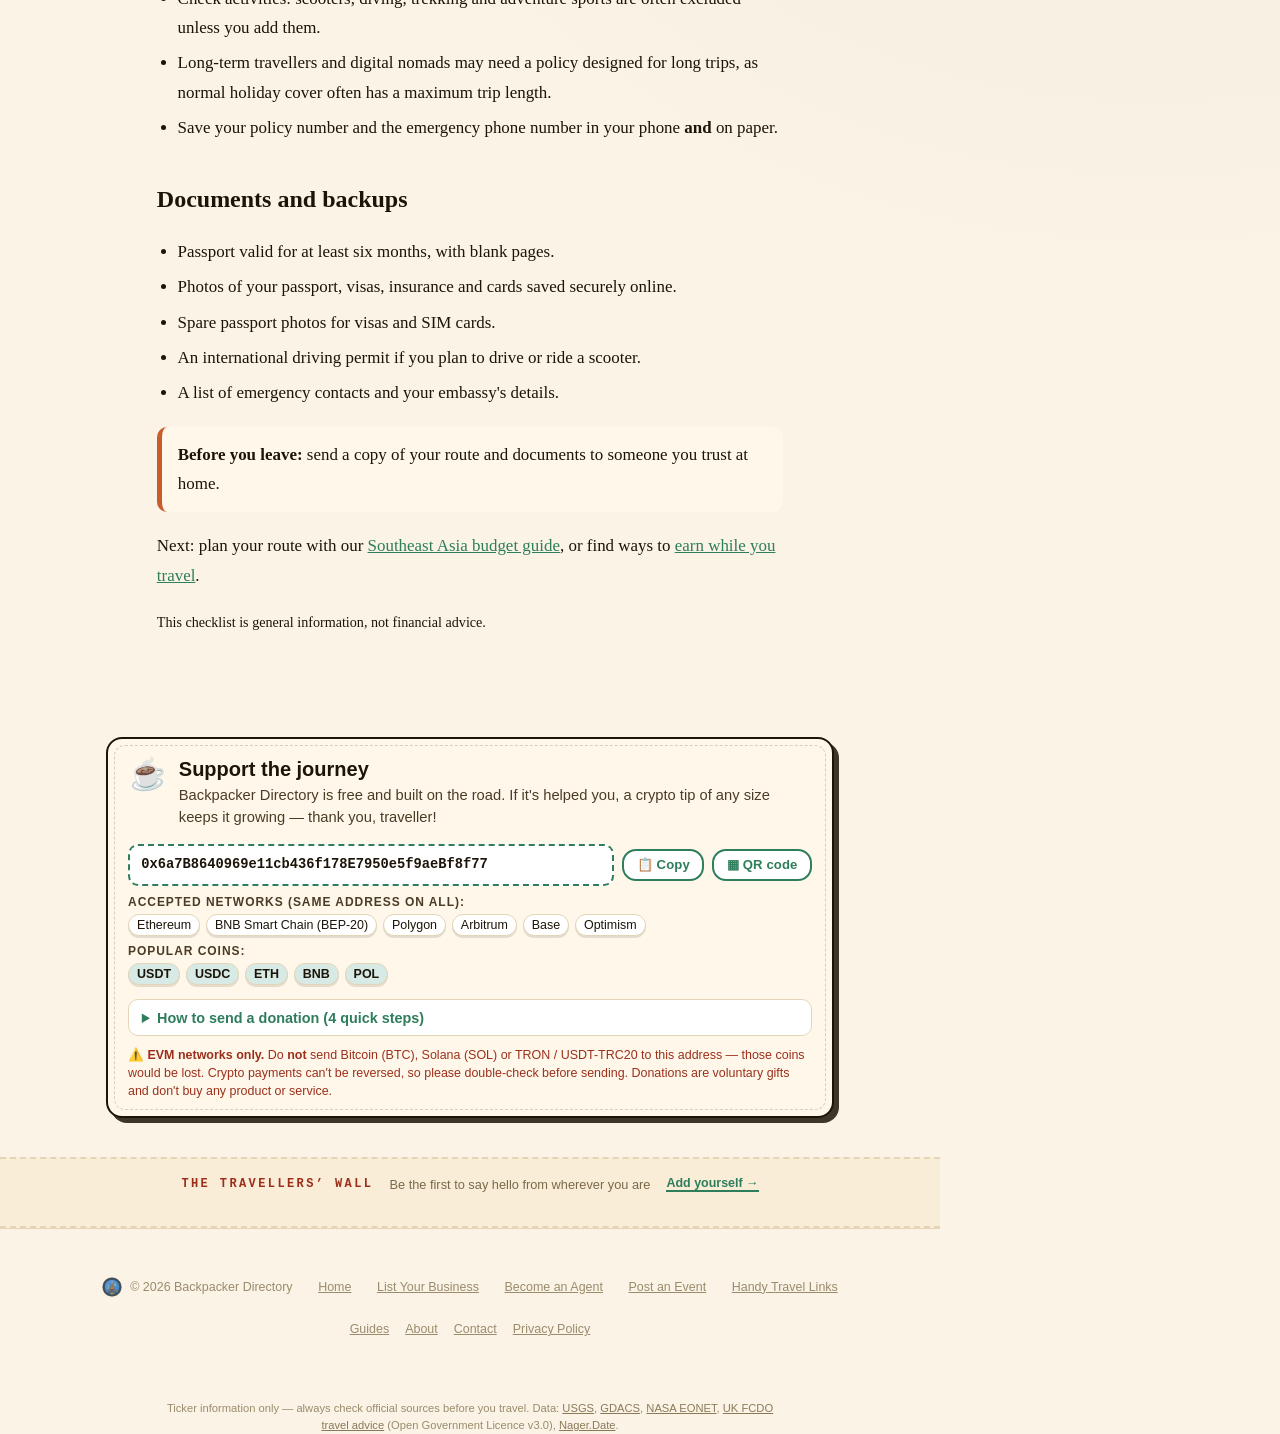
<file: guide-money-sim-insurance.html>
<!DOCTYPE html>
<html lang="en">
<head>
<meta charset="UTF-8">
<meta name="viewport" content="width=device-width, initial-scale=1.0">
<title>The Backpacker's Money, SIM Card & Insurance Checklist | Backpacker Directory</title>
<meta name="description" content="Everything to sort before a long trip: cards and cash, avoiding fees, eSIMs and local SIM cards, travel insurance, backups and documents.">
<link rel="icon" type="image/png" href="assets/favicon.png">
<link rel="apple-touch-icon" href="assets/favicon.png">
<style>
:root{
--ink:#1c1408;
--paper:#faf3e6;
--accent:#c65d2e;
--accent2:#2e7d5b;
--line:#e4d5b7;
--card:#ffffff;
}
*{box-sizing:border-box;}
html{scroll-behavior:smooth;}
body{
margin:0;
font-family:'Georgia', 'Times New Roman', serif;
background:
radial-gradient(circle at 20% 0%, rgba(198,93,46,0.07), transparent 40%),
radial-gradient(circle at 90% 30%, rgba(46,125,91,0.07), transparent 40%),
var(--paper);
color:var(--ink);
}
a{color:inherit;}
.wrap{max-width:920px;margin:0 auto;padding:0 6vw;}

/* Top nav */
nav.top{
display:flex;
align-items:center;
justify-content:space-between;
padding:1.4rem 6vw;
border-bottom:1px solid var(--line);
font-family:'Helvetica Neue', Arial, sans-serif;
}
nav.top .brand{
display:flex;
align-items:center;
gap:.6rem;
text-decoration:none;
font-family:'Georgia', serif;
font-weight:bold;
font-size:1.05rem;
color:var(--ink);
}
nav.top .brand svg, nav.top .brand img{width:30px;height:30px;border-radius:50%;}
nav.top .brand span{color:var(--accent);}
nav.top .nav-links{
display:flex;
align-items:center;
gap:1.4rem;
}
nav.top a.back{
font-size:.85rem;
text-decoration:none;
color:var(--ink);
border-bottom:1px solid var(--accent2);
padding-bottom:2px;
}

/* Hero */
.hero{
text-align:center;
padding:5rem 6vw 3.5rem 6vw;
}
.badge{
display:inline-block;
letter-spacing:.3em;
text-transform:uppercase;
font-size:.72rem;
color:var(--accent2);
border:1px solid var(--accent2);
border-radius:999px;
padding:.5em 1.2em;
margin-bottom:1.8rem;
font-family:'Helvetica Neue', Arial, sans-serif;
}
h1{
font-size:clamp(2rem, 5.5vw, 3.6rem);
margin:0 0 .5em 0;
line-height:1.08;
}
h1 span{color:var(--accent);}
.hero p.lede{
max-width:640px;
margin:0 auto 2.2rem auto;
font-size:1.15rem;
line-height:1.65;
color:#4a3c26;
}
.cta-row{
display:flex;
gap:.9rem;
justify-content:center;
flex-wrap:wrap;
font-family:'Helvetica Neue', Arial, sans-serif;
}
.btn{
display:inline-block;
padding:.9em 1.7em;
border-radius:6px;
font-size:1rem;
text-decoration:none;
cursor:pointer;
border:none;
font-family:'Helvetica Neue', Arial, sans-serif;
}
.btn-primary{background:var(--accent);color:#fff;}
.btn-primary:hover{background:#a94c22;}
.btn-outline{background:transparent;color:var(--ink);border:1px solid var(--line);}
.btn-outline:hover{border-color:var(--accent2);color:var(--accent2);}
.btn-small{
display:inline-block;
padding:.55em 1em;
border-radius:6px;
font-size:.82rem;
text-decoration:none;
border:1px solid var(--accent2);
color:var(--accent2);
font-family:'Helvetica Neue', Arial, sans-serif;
}
.btn-small:hover{background:var(--accent2);color:#fff;}

/* Section shell */
section{padding:4rem 6vw;border-top:1px solid var(--line);}
section.tinted{background:rgba(198,93,46,0.05);}
.section-inner{max-width:920px;margin:0 auto;}
.kicker{
font-family:'Helvetica Neue', Arial, sans-serif;
text-transform:uppercase;
letter-spacing:.18em;
font-size:.72rem;
color:var(--accent2);
margin-bottom:.8rem;
}
h2{
font-size:clamp(1.6rem, 3.4vw, 2.3rem);
margin:0 0 1rem 0;
}
p.intro{
font-family:'Helvetica Neue', Arial, sans-serif;
font-size:1.02rem;
line-height:1.7;
color:#4a3c26;
max-width:680px;
margin:0 0 2rem 0;
}

/* Global strip */
.global-strip{
display:flex;
align-items:center;
gap:1rem;
flex-wrap:wrap;
justify-content:center;
font-family:'Helvetica Neue', Arial, sans-serif;
font-size:.85rem;
letter-spacing:.04em;
color:var(--accent2);
text-transform:uppercase;
margin-top:.4rem;
}
.global-strip span{
border:1px solid var(--line);
border-radius:999px;
padding:.4em 1em;
}

/* Event type grid */
.grid{
display:grid;
grid-template-columns:repeat(3, 1fr);
gap:1rem;
}
@media (max-width:720px){.grid{grid-template-columns:repeat(2, 1fr);}}
@media (max-width:480px){.grid{grid-template-columns:1fr;}}
.type-card{
background:var(--card);
border:1px solid var(--line);
border-radius:10px;
padding:1.1rem 1.2rem;
font-family:'Helvetica Neue', Arial, sans-serif;
}
.type-card strong{display:block;font-family:'Georgia', serif;color:var(--accent);margin-bottom:.2rem;}
.type-card span{font-size:.85rem;color:#4a3c26;}

/* Map */
.map-frame{
width:100%;
height:340px;
border:1px solid var(--line);
border-radius:12px;
overflow:hidden;
}
.map-frame iframe{width:100%;height:100%;border:0;}
.map-note{
font-size:.85rem;
color:#8a7a58;
margin-top:.8rem;
font-family:'Helvetica Neue', Arial, sans-serif;
}

/* Event cards */
.event-list{
display:flex;
flex-direction:column;
gap:1.1rem;
margin-top:2rem;
}
.event-card{
display:flex;
gap:1.2rem;
background:var(--card);
border:1px solid var(--line);
border-radius:12px;
padding:1.3rem 1.5rem;
font-family:'Helvetica Neue', Arial, sans-serif;
align-items:flex-start;
}
@media (max-width:600px){.event-card{flex-direction:column;}}
.event-date{
flex-shrink:0;
width:64px;
text-align:center;
background:var(--ink);
color:#fff;
border-radius:8px;
padding:.6em .4em;
font-family:'Georgia', serif;
}
.event-date .day{font-size:1.3rem;line-height:1;display:block;}
.event-date .mon{font-size:.7rem;letter-spacing:.08em;text-transform:uppercase;opacity:.85;}
.event-body{flex-grow:1;}
.event-body h3{
font-family:'Georgia', serif;
margin:0 0 .3rem 0;
font-size:1.1rem;
}
.event-body .meta{
font-size:.82rem;
color:var(--accent2);
margin:0 0 .5rem 0;
text-transform:uppercase;
letter-spacing:.06em;
}
.event-body p{
margin:0 0 .8rem 0;
font-size:.92rem;
line-height:1.6;
color:#4a3c26;
}
.example-tag{
display:inline-block;
font-size:.68rem;
letter-spacing:.1em;
text-transform:uppercase;
color:#8a7a58;
border:1px solid var(--line);
border-radius:999px;
padding:.25em .7em;
margin-bottom:.6rem;
}
.calendar-note{
font-family:'Helvetica Neue', Arial, sans-serif;
font-size:.9rem;
color:#4a3c26;
background:var(--card);
border:1px dashed var(--line);
border-radius:10px;
padding:1.1rem 1.3rem;
margin-top:1.6rem;
}

/* Form */
form.listing{
display:flex;
flex-direction:column;
gap:1.1rem;
max-width:640px;
font-family:'Helvetica Neue', Arial, sans-serif;
}
.field label{
display:block;
font-size:.85rem;
color:#6b5a3a;
margin-bottom:.4rem;
}
.field input[type=text],
.field input[type=email],
.field input[type=url],
.field input[type=date],
.field input[type=time],
.field select,
.field textarea{
width:100%;
font-family:'Helvetica Neue', Arial, sans-serif;
padding:.8em 1em;
border:1px solid var(--line);
border-radius:6px;
font-size:1rem;
background:#fff;
color:var(--ink);
}
.field input[type=file]{
width:100%;
font-family:'Helvetica Neue', Arial, sans-serif;
padding:.7em;
border:1px dashed var(--line);
border-radius:6px;
background:#fff;
font-size:.9rem;
}
.field textarea{min-height:100px;resize:vertical;}
.row-2{
display:grid;
grid-template-columns:1fr 1fr;
gap:1.1rem;
}
@media (max-width:560px){.row-2{grid-template-columns:1fr;}}
.note{
font-family:'Helvetica Neue', Arial, sans-serif;
font-size:.85rem;
color:#8a7a58;
max-width:460px;
}

/* Share row */
.share-row{
display:flex;
align-items:center;
gap:.7rem;
flex-wrap:wrap;
justify-content:center;
font-family:'Helvetica Neue', Arial, sans-serif;
margin-top:2.5rem;
}
.share-row .share-label{
font-size:.78rem;
letter-spacing:.1em;
text-transform:uppercase;
color:#8a7a58;
margin-right:.3rem;
}
.share-row a, .share-row button{
display:inline-flex;
align-items:center;
justify-content:center;
width:36px;
height:36px;
border-radius:50%;
background:var(--card);
border:1px solid var(--line);
color:var(--ink);
text-decoration:none;
font-size:.95rem;
cursor:pointer;
}
.share-row a:hover, .share-row button:hover{border-color:var(--accent2);color:var(--accent2);}

footer{
text-align:center;
padding:3rem 6vw;
font-family:'Helvetica Neue', Arial, sans-serif;
font-size:.78rem;
color:#9a8c6c;
border-top:1px solid var(--line);
display:flex;
align-items:center;
justify-content:center;
gap:1.6rem;
flex-wrap:wrap;
}
footer .foot-brand{display:flex;align-items:center;gap:.5rem;}
footer .foot-mark{width:20px;height:20px;opacity:.9;flex-shrink:0;border-radius:50%;}
footer a{color:#9a8c6c;}
</style>
<link rel="canonical" href="https://backpackerdirectory.com/guide-money-sim-insurance.html">
<meta property="og:type" content="article">
<meta property="og:site_name" content="Backpacker Directory">
<meta property="og:title" content="The Backpacker's Money, SIM Card & Insurance Checklist">
<meta property="og:description" content="Everything to sort before a long trip: cards and cash, avoiding fees, eSIMs and local SIM cards, travel insurance, backups and documents.">
<meta property="og:image" content="https://backpackerdirectory.com/assets/backpacker-logo.png">
<meta property="og:url" content="https://backpackerdirectory.com/guide-money-sim-insurance.html">
<meta name="twitter:card" content="summary">
<link rel="stylesheet" href="assets/theme.css">
<script defer src="assets/config.js"></script>
<script defer src="assets/icons.js"></script>
<script defer src="assets/site.js"></script>
<script async src="https://pagead2.googlesyndication.com/pagead/js/adsbygoogle.js?client=ca-pub-7046048459108768" crossorigin="anonymous"></script>
<meta name="google-adsense-account" content="ca-pub-7046048459108768">
<style>
.page{max-width:780px;margin:0 auto;padding:1rem 6vw 3rem;text-align:left;line-height:1.75;font-size:1.06rem}
.page h2{margin:2.2rem 0 .6rem;font-size:1.5rem}
.page h3{margin:1.4rem 0 .4rem;font-size:1.15rem}
.page ul,.page ol{padding-left:1.3rem}.page li{margin:.35rem 0}
.page .tip{background:#fff8ea;border-left:5px solid var(--accent,#c65d2e);border-radius:10px;padding:.8rem 1rem;margin:1.2rem 0}
.page .cards{display:grid;grid-template-columns:repeat(auto-fit,minmax(230px,1fr));gap:14px;margin:1.2rem 0}
.page .cards a{display:block;background:#fff;border:1px solid var(--line,#e4d5b7);border-radius:14px;padding:1rem;text-decoration:none;color:inherit}
.page .cards a:hover{border-color:var(--accent2,#2e7d5b)}
.page .cards b{display:block;font-size:1.08rem;margin-bottom:.3rem}
.page a{color:var(--accent2,#2e7d5b)}
</style>
</head>
<body>

<nav class="top">
<a class="brand" href="index.html">
<img src="assets/backpacker-logo.png" alt="Backpacker Directory logo">
Backpacker <span>Directory</span>
</a>
<div class="nav-links">
<a class="back" href="businesses.html">List Your Business</a>
<a class="back" href="agents.html">Become an Agent</a>
<a class="back" href="events.html">Post an Event</a>
<a class="back" href="index.html">&larr; Home</a>
</div>
</nav>

<header class="hero">
<div class="badge">Guide · Checklist</div>
<h1>Money, SIM <span>&amp; Insurance</span></h1>
<p class="lede">The boring stuff that saves your trip. Sort these out before you leave and you can relax once you land.</p>
</header>

<main class="page">

<p>Nobody dreams about bank cards and insurance documents when planning a trip. But when a card gets swallowed by a cash machine or you need a doctor at 3am, these are the things that decide whether it is a small problem or a disaster.</p>

<h2>Money</h2>
<ul>
<li><b>Carry at least two cards from different banks</b>, and keep them in different places. If one is lost or blocked, you still have access to money.</li>
<li><b>Use a travel-friendly card</b> with low foreign transaction fees and fair exchange rates. Fees of 3% on every payment add up quickly over a long trip.</li>
<li><b>Always pay in the local currency.</b> When a machine or shop asks if you want to pay in your home currency, say no — the exchange rate is almost always worse.</li>
<li><b>Tell your bank you are travelling</b> if your bank still needs this, and make sure your banking app works abroad.</li>
<li><b>Keep emergency cash</b> — a small amount of US dollars or euros is widely accepted for exchange.</li>
</ul>

<h2>Phone and internet</h2>
<ul>
<li><b>eSIMs</b> let you buy data before you land and switch it on as soon as you arrive. Check your phone supports eSIM and is unlocked.</li>
<li><b>Local SIM cards</b> are often the cheapest option for long stays. You will usually need your passport to register one.</li>
<li>Download offline maps and a translation app before you arrive.</li>
<li>Use two-factor authentication on important accounts, and keep a way to receive codes if you change your SIM.</li>
</ul>

<h2>Travel insurance</h2>
<p>Travel insurance is the one thing you should never skip. Medical care abroad can be extremely expensive, and an emergency flight home can cost more than your whole trip.</p>
<ul>
<li>Check that it covers <b>medical treatment and emergency evacuation</b>.</li>
<li>Check activities: scooters, diving, trekking and adventure sports are often excluded unless you add them.</li>
<li>Long-term travellers and digital nomads may need a policy designed for long trips, as normal holiday cover often has a maximum trip length.</li>
<li>Save your policy number and the emergency phone number in your phone <b>and</b> on paper.</li>
</ul>

<h2>Documents and backups</h2>
<ul>
<li>Passport valid for at least six months, with blank pages.</li>
<li>Photos of your passport, visas, insurance and cards saved securely online.</li>
<li>Spare passport photos for visas and SIM cards.</li>
<li>An international driving permit if you plan to drive or ride a scooter.</li>
<li>A list of emergency contacts and your embassy's details.</li>
</ul>

<div class="tip"><b>Before you leave:</b> send a copy of your route and documents to someone you trust at home.</div>

<p>Next: plan your route with our <a href="guide-southeast-asia-budget.html">Southeast Asia budget guide</a>, or find ways to <a href="guide-work-while-travelling.html">earn while you travel</a>.</p>
<p><small>This checklist is general information, not financial advice.</small></p>

</main>

<footer>
<span class="foot-brand">
<img class="foot-mark" src="assets/backpacker-logo.png" alt="Backpacker Directory logo">
&copy; 2026 Backpacker Directory
</span>
<a href="index.html">Home</a>
<a href="businesses.html">List Your Business</a>
<a href="agents.html">Become an Agent</a>
<a href="events.html">Post an Event</a>
<a href="index.html#deals">Handy Travel Links</a>
<nav class="legal" style="display:flex;gap:1rem;flex-wrap:wrap;justify-content:center"><a href="guides.html">Guides</a><a href="about.html">About</a><a href="contact.html">Contact</a><a href="privacy.html">Privacy Policy</a></nav>
</footer>

</body>
</html>
</file>
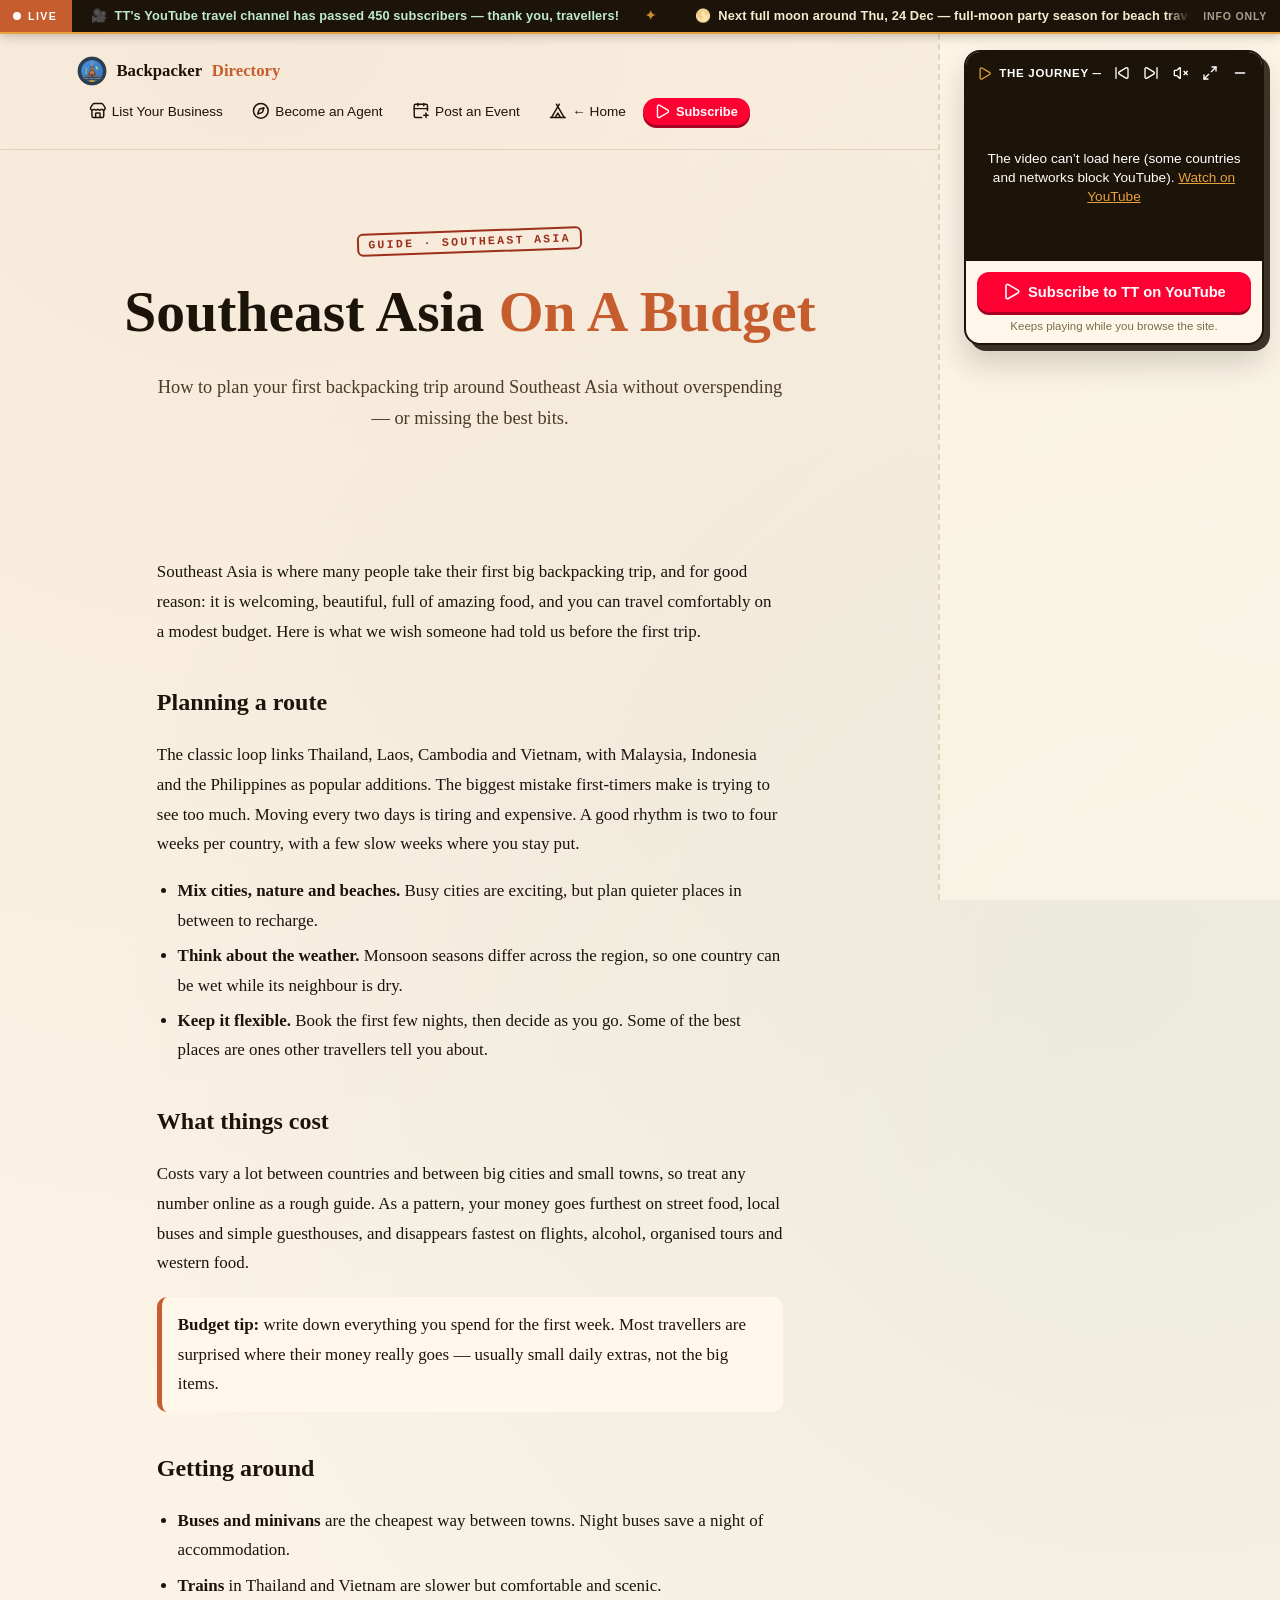
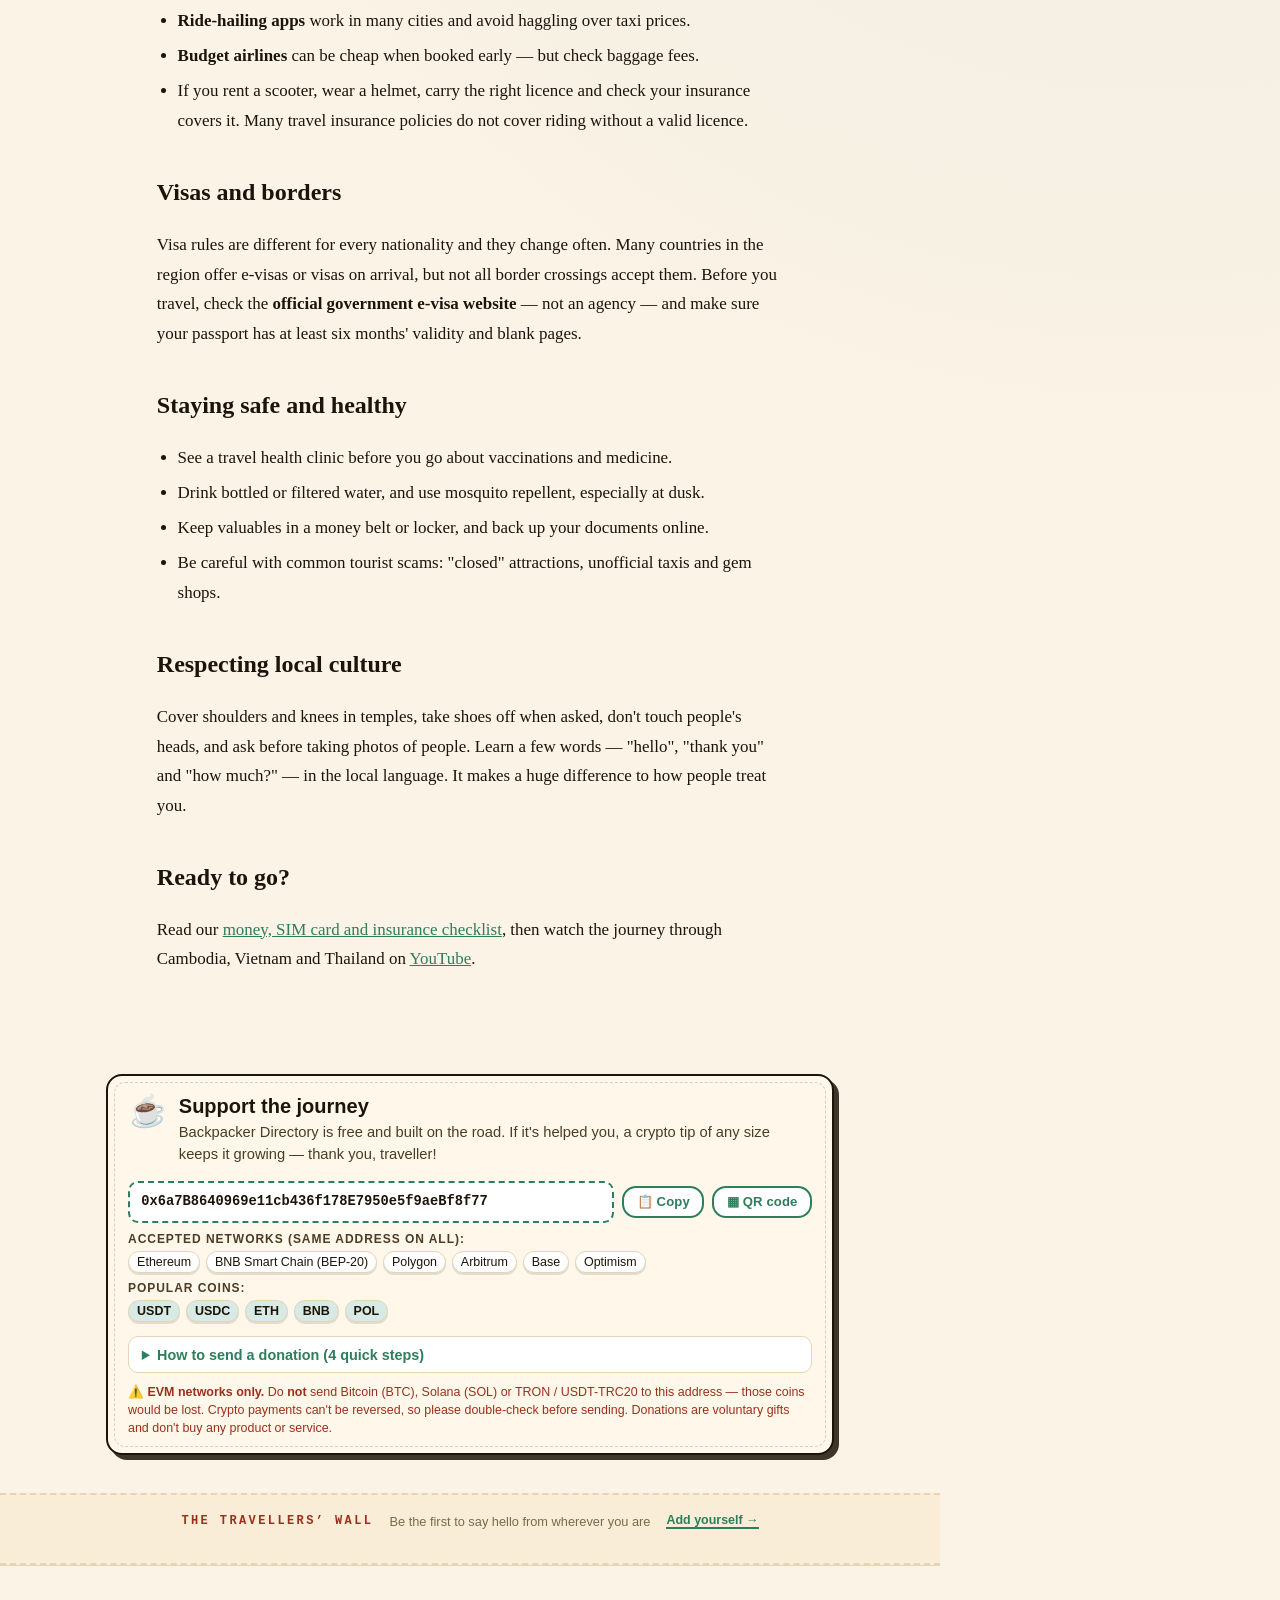
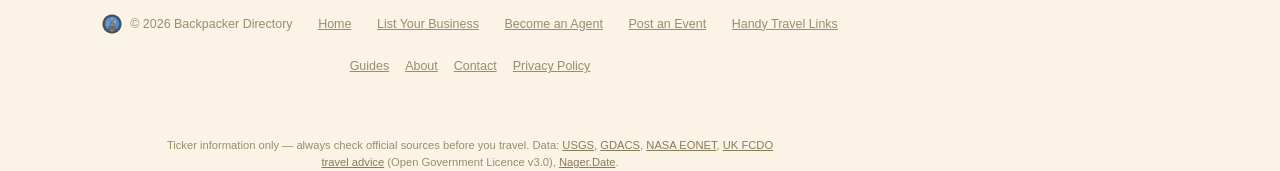
<file: guide-southeast-asia-budget.html>
<!DOCTYPE html>
<html lang="en">
<head>
<meta charset="UTF-8">
<meta name="viewport" content="width=device-width, initial-scale=1.0">
<title>Backpacking Southeast Asia on a Budget: A First-Timer's Guide | Backpacker Directory</title>
<meta name="description" content="A practical first-timer's guide to backpacking Southeast Asia on a budget: planning a route, daily costs, transport, staying safe, visas and respecting local culture.">
<link rel="icon" type="image/png" href="assets/favicon.png">
<link rel="apple-touch-icon" href="assets/favicon.png">
<style>
:root{
--ink:#1c1408;
--paper:#faf3e6;
--accent:#c65d2e;
--accent2:#2e7d5b;
--line:#e4d5b7;
--card:#ffffff;
}
*{box-sizing:border-box;}
html{scroll-behavior:smooth;}
body{
margin:0;
font-family:'Georgia', 'Times New Roman', serif;
background:
radial-gradient(circle at 20% 0%, rgba(198,93,46,0.07), transparent 40%),
radial-gradient(circle at 90% 30%, rgba(46,125,91,0.07), transparent 40%),
var(--paper);
color:var(--ink);
}
a{color:inherit;}
.wrap{max-width:920px;margin:0 auto;padding:0 6vw;}

/* Top nav */
nav.top{
display:flex;
align-items:center;
justify-content:space-between;
padding:1.4rem 6vw;
border-bottom:1px solid var(--line);
font-family:'Helvetica Neue', Arial, sans-serif;
}
nav.top .brand{
display:flex;
align-items:center;
gap:.6rem;
text-decoration:none;
font-family:'Georgia', serif;
font-weight:bold;
font-size:1.05rem;
color:var(--ink);
}
nav.top .brand svg, nav.top .brand img{width:30px;height:30px;border-radius:50%;}
nav.top .brand span{color:var(--accent);}
nav.top .nav-links{
display:flex;
align-items:center;
gap:1.4rem;
}
nav.top a.back{
font-size:.85rem;
text-decoration:none;
color:var(--ink);
border-bottom:1px solid var(--accent2);
padding-bottom:2px;
}

/* Hero */
.hero{
text-align:center;
padding:5rem 6vw 3.5rem 6vw;
}
.badge{
display:inline-block;
letter-spacing:.3em;
text-transform:uppercase;
font-size:.72rem;
color:var(--accent2);
border:1px solid var(--accent2);
border-radius:999px;
padding:.5em 1.2em;
margin-bottom:1.8rem;
font-family:'Helvetica Neue', Arial, sans-serif;
}
h1{
font-size:clamp(2rem, 5.5vw, 3.6rem);
margin:0 0 .5em 0;
line-height:1.08;
}
h1 span{color:var(--accent);}
.hero p.lede{
max-width:640px;
margin:0 auto 2.2rem auto;
font-size:1.15rem;
line-height:1.65;
color:#4a3c26;
}
.cta-row{
display:flex;
gap:.9rem;
justify-content:center;
flex-wrap:wrap;
font-family:'Helvetica Neue', Arial, sans-serif;
}
.btn{
display:inline-block;
padding:.9em 1.7em;
border-radius:6px;
font-size:1rem;
text-decoration:none;
cursor:pointer;
border:none;
font-family:'Helvetica Neue', Arial, sans-serif;
}
.btn-primary{background:var(--accent);color:#fff;}
.btn-primary:hover{background:#a94c22;}
.btn-outline{background:transparent;color:var(--ink);border:1px solid var(--line);}
.btn-outline:hover{border-color:var(--accent2);color:var(--accent2);}
.btn-small{
display:inline-block;
padding:.55em 1em;
border-radius:6px;
font-size:.82rem;
text-decoration:none;
border:1px solid var(--accent2);
color:var(--accent2);
font-family:'Helvetica Neue', Arial, sans-serif;
}
.btn-small:hover{background:var(--accent2);color:#fff;}

/* Section shell */
section{padding:4rem 6vw;border-top:1px solid var(--line);}
section.tinted{background:rgba(198,93,46,0.05);}
.section-inner{max-width:920px;margin:0 auto;}
.kicker{
font-family:'Helvetica Neue', Arial, sans-serif;
text-transform:uppercase;
letter-spacing:.18em;
font-size:.72rem;
color:var(--accent2);
margin-bottom:.8rem;
}
h2{
font-size:clamp(1.6rem, 3.4vw, 2.3rem);
margin:0 0 1rem 0;
}
p.intro{
font-family:'Helvetica Neue', Arial, sans-serif;
font-size:1.02rem;
line-height:1.7;
color:#4a3c26;
max-width:680px;
margin:0 0 2rem 0;
}

/* Global strip */
.global-strip{
display:flex;
align-items:center;
gap:1rem;
flex-wrap:wrap;
justify-content:center;
font-family:'Helvetica Neue', Arial, sans-serif;
font-size:.85rem;
letter-spacing:.04em;
color:var(--accent2);
text-transform:uppercase;
margin-top:.4rem;
}
.global-strip span{
border:1px solid var(--line);
border-radius:999px;
padding:.4em 1em;
}

/* Event type grid */
.grid{
display:grid;
grid-template-columns:repeat(3, 1fr);
gap:1rem;
}
@media (max-width:720px){.grid{grid-template-columns:repeat(2, 1fr);}}
@media (max-width:480px){.grid{grid-template-columns:1fr;}}
.type-card{
background:var(--card);
border:1px solid var(--line);
border-radius:10px;
padding:1.1rem 1.2rem;
font-family:'Helvetica Neue', Arial, sans-serif;
}
.type-card strong{display:block;font-family:'Georgia', serif;color:var(--accent);margin-bottom:.2rem;}
.type-card span{font-size:.85rem;color:#4a3c26;}

/* Map */
.map-frame{
width:100%;
height:340px;
border:1px solid var(--line);
border-radius:12px;
overflow:hidden;
}
.map-frame iframe{width:100%;height:100%;border:0;}
.map-note{
font-size:.85rem;
color:#8a7a58;
margin-top:.8rem;
font-family:'Helvetica Neue', Arial, sans-serif;
}

/* Event cards */
.event-list{
display:flex;
flex-direction:column;
gap:1.1rem;
margin-top:2rem;
}
.event-card{
display:flex;
gap:1.2rem;
background:var(--card);
border:1px solid var(--line);
border-radius:12px;
padding:1.3rem 1.5rem;
font-family:'Helvetica Neue', Arial, sans-serif;
align-items:flex-start;
}
@media (max-width:600px){.event-card{flex-direction:column;}}
.event-date{
flex-shrink:0;
width:64px;
text-align:center;
background:var(--ink);
color:#fff;
border-radius:8px;
padding:.6em .4em;
font-family:'Georgia', serif;
}
.event-date .day{font-size:1.3rem;line-height:1;display:block;}
.event-date .mon{font-size:.7rem;letter-spacing:.08em;text-transform:uppercase;opacity:.85;}
.event-body{flex-grow:1;}
.event-body h3{
font-family:'Georgia', serif;
margin:0 0 .3rem 0;
font-size:1.1rem;
}
.event-body .meta{
font-size:.82rem;
color:var(--accent2);
margin:0 0 .5rem 0;
text-transform:uppercase;
letter-spacing:.06em;
}
.event-body p{
margin:0 0 .8rem 0;
font-size:.92rem;
line-height:1.6;
color:#4a3c26;
}
.example-tag{
display:inline-block;
font-size:.68rem;
letter-spacing:.1em;
text-transform:uppercase;
color:#8a7a58;
border:1px solid var(--line);
border-radius:999px;
padding:.25em .7em;
margin-bottom:.6rem;
}
.calendar-note{
font-family:'Helvetica Neue', Arial, sans-serif;
font-size:.9rem;
color:#4a3c26;
background:var(--card);
border:1px dashed var(--line);
border-radius:10px;
padding:1.1rem 1.3rem;
margin-top:1.6rem;
}

/* Form */
form.listing{
display:flex;
flex-direction:column;
gap:1.1rem;
max-width:640px;
font-family:'Helvetica Neue', Arial, sans-serif;
}
.field label{
display:block;
font-size:.85rem;
color:#6b5a3a;
margin-bottom:.4rem;
}
.field input[type=text],
.field input[type=email],
.field input[type=url],
.field input[type=date],
.field input[type=time],
.field select,
.field textarea{
width:100%;
font-family:'Helvetica Neue', Arial, sans-serif;
padding:.8em 1em;
border:1px solid var(--line);
border-radius:6px;
font-size:1rem;
background:#fff;
color:var(--ink);
}
.field input[type=file]{
width:100%;
font-family:'Helvetica Neue', Arial, sans-serif;
padding:.7em;
border:1px dashed var(--line);
border-radius:6px;
background:#fff;
font-size:.9rem;
}
.field textarea{min-height:100px;resize:vertical;}
.row-2{
display:grid;
grid-template-columns:1fr 1fr;
gap:1.1rem;
}
@media (max-width:560px){.row-2{grid-template-columns:1fr;}}
.note{
font-family:'Helvetica Neue', Arial, sans-serif;
font-size:.85rem;
color:#8a7a58;
max-width:460px;
}

/* Share row */
.share-row{
display:flex;
align-items:center;
gap:.7rem;
flex-wrap:wrap;
justify-content:center;
font-family:'Helvetica Neue', Arial, sans-serif;
margin-top:2.5rem;
}
.share-row .share-label{
font-size:.78rem;
letter-spacing:.1em;
text-transform:uppercase;
color:#8a7a58;
margin-right:.3rem;
}
.share-row a, .share-row button{
display:inline-flex;
align-items:center;
justify-content:center;
width:36px;
height:36px;
border-radius:50%;
background:var(--card);
border:1px solid var(--line);
color:var(--ink);
text-decoration:none;
font-size:.95rem;
cursor:pointer;
}
.share-row a:hover, .share-row button:hover{border-color:var(--accent2);color:var(--accent2);}

footer{
text-align:center;
padding:3rem 6vw;
font-family:'Helvetica Neue', Arial, sans-serif;
font-size:.78rem;
color:#9a8c6c;
border-top:1px solid var(--line);
display:flex;
align-items:center;
justify-content:center;
gap:1.6rem;
flex-wrap:wrap;
}
footer .foot-brand{display:flex;align-items:center;gap:.5rem;}
footer .foot-mark{width:20px;height:20px;opacity:.9;flex-shrink:0;border-radius:50%;}
footer a{color:#9a8c6c;}
</style>
<link rel="canonical" href="https://backpackerdirectory.com/guide-southeast-asia-budget.html">
<meta property="og:type" content="article">
<meta property="og:site_name" content="Backpacker Directory">
<meta property="og:title" content="Backpacking Southeast Asia on a Budget: A First-Timer's Guide">
<meta property="og:description" content="A practical first-timer's guide to backpacking Southeast Asia on a budget: planning a route, daily costs, transport, staying safe, visas and respecting local culture.">
<meta property="og:image" content="https://backpackerdirectory.com/assets/backpacker-logo.png">
<meta property="og:url" content="https://backpackerdirectory.com/guide-southeast-asia-budget.html">
<meta name="twitter:card" content="summary">
<link rel="stylesheet" href="assets/theme.css">
<script defer src="assets/config.js"></script>
<script defer src="assets/icons.js"></script>
<script defer src="assets/site.js"></script>
<script async src="https://pagead2.googlesyndication.com/pagead/js/adsbygoogle.js?client=ca-pub-7046048459108768" crossorigin="anonymous"></script>
<meta name="google-adsense-account" content="ca-pub-7046048459108768">
<style>
.page{max-width:780px;margin:0 auto;padding:1rem 6vw 3rem;text-align:left;line-height:1.75;font-size:1.06rem}
.page h2{margin:2.2rem 0 .6rem;font-size:1.5rem}
.page h3{margin:1.4rem 0 .4rem;font-size:1.15rem}
.page ul,.page ol{padding-left:1.3rem}.page li{margin:.35rem 0}
.page .tip{background:#fff8ea;border-left:5px solid var(--accent,#c65d2e);border-radius:10px;padding:.8rem 1rem;margin:1.2rem 0}
.page .cards{display:grid;grid-template-columns:repeat(auto-fit,minmax(230px,1fr));gap:14px;margin:1.2rem 0}
.page .cards a{display:block;background:#fff;border:1px solid var(--line,#e4d5b7);border-radius:14px;padding:1rem;text-decoration:none;color:inherit}
.page .cards a:hover{border-color:var(--accent2,#2e7d5b)}
.page .cards b{display:block;font-size:1.08rem;margin-bottom:.3rem}
.page a{color:var(--accent2,#2e7d5b)}
</style>
</head>
<body>

<nav class="top">
<a class="brand" href="index.html">
<img src="assets/backpacker-logo.png" alt="Backpacker Directory logo">
Backpacker <span>Directory</span>
</a>
<div class="nav-links">
<a class="back" href="businesses.html">List Your Business</a>
<a class="back" href="agents.html">Become an Agent</a>
<a class="back" href="events.html">Post an Event</a>
<a class="back" href="index.html">&larr; Home</a>
</div>
</nav>

<header class="hero">
<div class="badge">Guide · Southeast Asia</div>
<h1>Southeast Asia <span>On A Budget</span></h1>
<p class="lede">How to plan your first backpacking trip around Southeast Asia without overspending — or missing the best bits.</p>
</header>

<main class="page">

<p>Southeast Asia is where many people take their first big backpacking trip, and for good reason: it is welcoming, beautiful, full of amazing food, and you can travel comfortably on a modest budget. Here is what we wish someone had told us before the first trip.</p>

<h2>Planning a route</h2>
<p>The classic loop links Thailand, Laos, Cambodia and Vietnam, with Malaysia, Indonesia and the Philippines as popular additions. The biggest mistake first-timers make is trying to see too much. Moving every two days is tiring and expensive. A good rhythm is two to four weeks per country, with a few slow weeks where you stay put.</p>
<ul>
<li><b>Mix cities, nature and beaches.</b> Busy cities are exciting, but plan quieter places in between to recharge.</li>
<li><b>Think about the weather.</b> Monsoon seasons differ across the region, so one country can be wet while its neighbour is dry.</li>
<li><b>Keep it flexible.</b> Book the first few nights, then decide as you go. Some of the best places are ones other travellers tell you about.</li>
</ul>

<h2>What things cost</h2>
<p>Costs vary a lot between countries and between big cities and small towns, so treat any number online as a rough guide. As a pattern, your money goes furthest on street food, local buses and simple guesthouses, and disappears fastest on flights, alcohol, organised tours and western food.</p>
<div class="tip"><b>Budget tip:</b> write down everything you spend for the first week. Most travellers are surprised where their money really goes — usually small daily extras, not the big items.</div>

<h2>Getting around</h2>
<ul>
<li><b>Buses and minivans</b> are the cheapest way between towns. Night buses save a night of accommodation.</li>
<li><b>Trains</b> in Thailand and Vietnam are slower but comfortable and scenic.</li>
<li><b>Ride-hailing apps</b> work in many cities and avoid haggling over taxi prices.</li>
<li><b>Budget airlines</b> can be cheap when booked early — but check baggage fees.</li>
<li>If you rent a scooter, wear a helmet, carry the right licence and check your insurance covers it. Many travel insurance policies do not cover riding without a valid licence.</li>
</ul>

<h2>Visas and borders</h2>
<p>Visa rules are different for every nationality and they change often. Many countries in the region offer e-visas or visas on arrival, but not all border crossings accept them. Before you travel, check the <b>official government e-visa website</b> — not an agency — and make sure your passport has at least six months' validity and blank pages.</p>

<h2>Staying safe and healthy</h2>
<ul>
<li>See a travel health clinic before you go about vaccinations and medicine.</li>
<li>Drink bottled or filtered water, and use mosquito repellent, especially at dusk.</li>
<li>Keep valuables in a money belt or locker, and back up your documents online.</li>
<li>Be careful with common tourist scams: "closed" attractions, unofficial taxis and gem shops.</li>
</ul>

<h2>Respecting local culture</h2>
<p>Cover shoulders and knees in temples, take shoes off when asked, don't touch people's heads, and ask before taking photos of people. Learn a few words — "hello", "thank you" and "how much?" — in the local language. It makes a huge difference to how people treat you.</p>

<h2>Ready to go?</h2>
<p>Read our <a href="guide-money-sim-insurance.html">money, SIM card and insurance checklist</a>, then watch the journey through Cambodia, Vietnam and Thailand on <a href="https://www.youtube.com/@TTTT-BCN" target="_blank" rel="noopener">YouTube</a>.</p>

</main>

<footer>
<span class="foot-brand">
<img class="foot-mark" src="assets/backpacker-logo.png" alt="Backpacker Directory logo">
&copy; 2026 Backpacker Directory
</span>
<a href="index.html">Home</a>
<a href="businesses.html">List Your Business</a>
<a href="agents.html">Become an Agent</a>
<a href="events.html">Post an Event</a>
<a href="index.html#deals">Handy Travel Links</a>
<nav class="legal" style="display:flex;gap:1rem;flex-wrap:wrap;justify-content:center"><a href="guides.html">Guides</a><a href="about.html">About</a><a href="contact.html">Contact</a><a href="privacy.html">Privacy Policy</a></nav>
</footer>

</body>
</html>
</file>
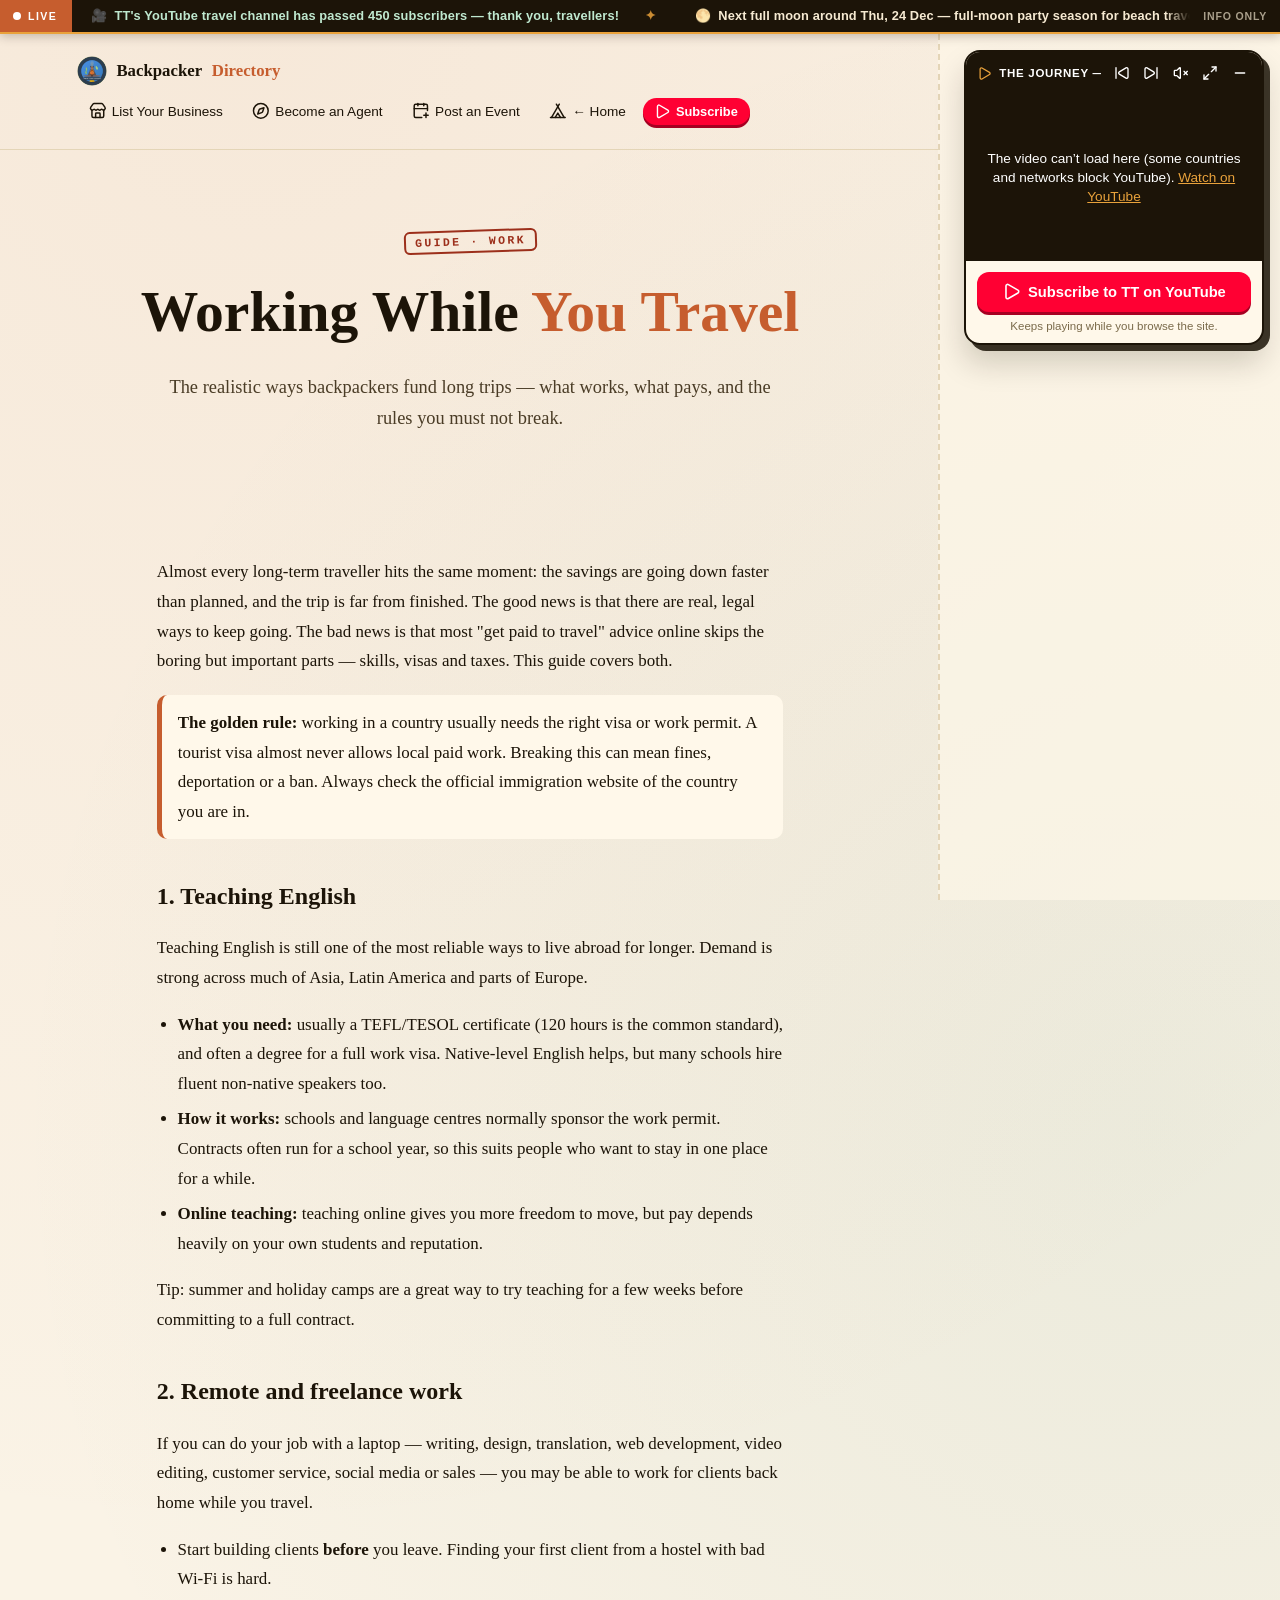
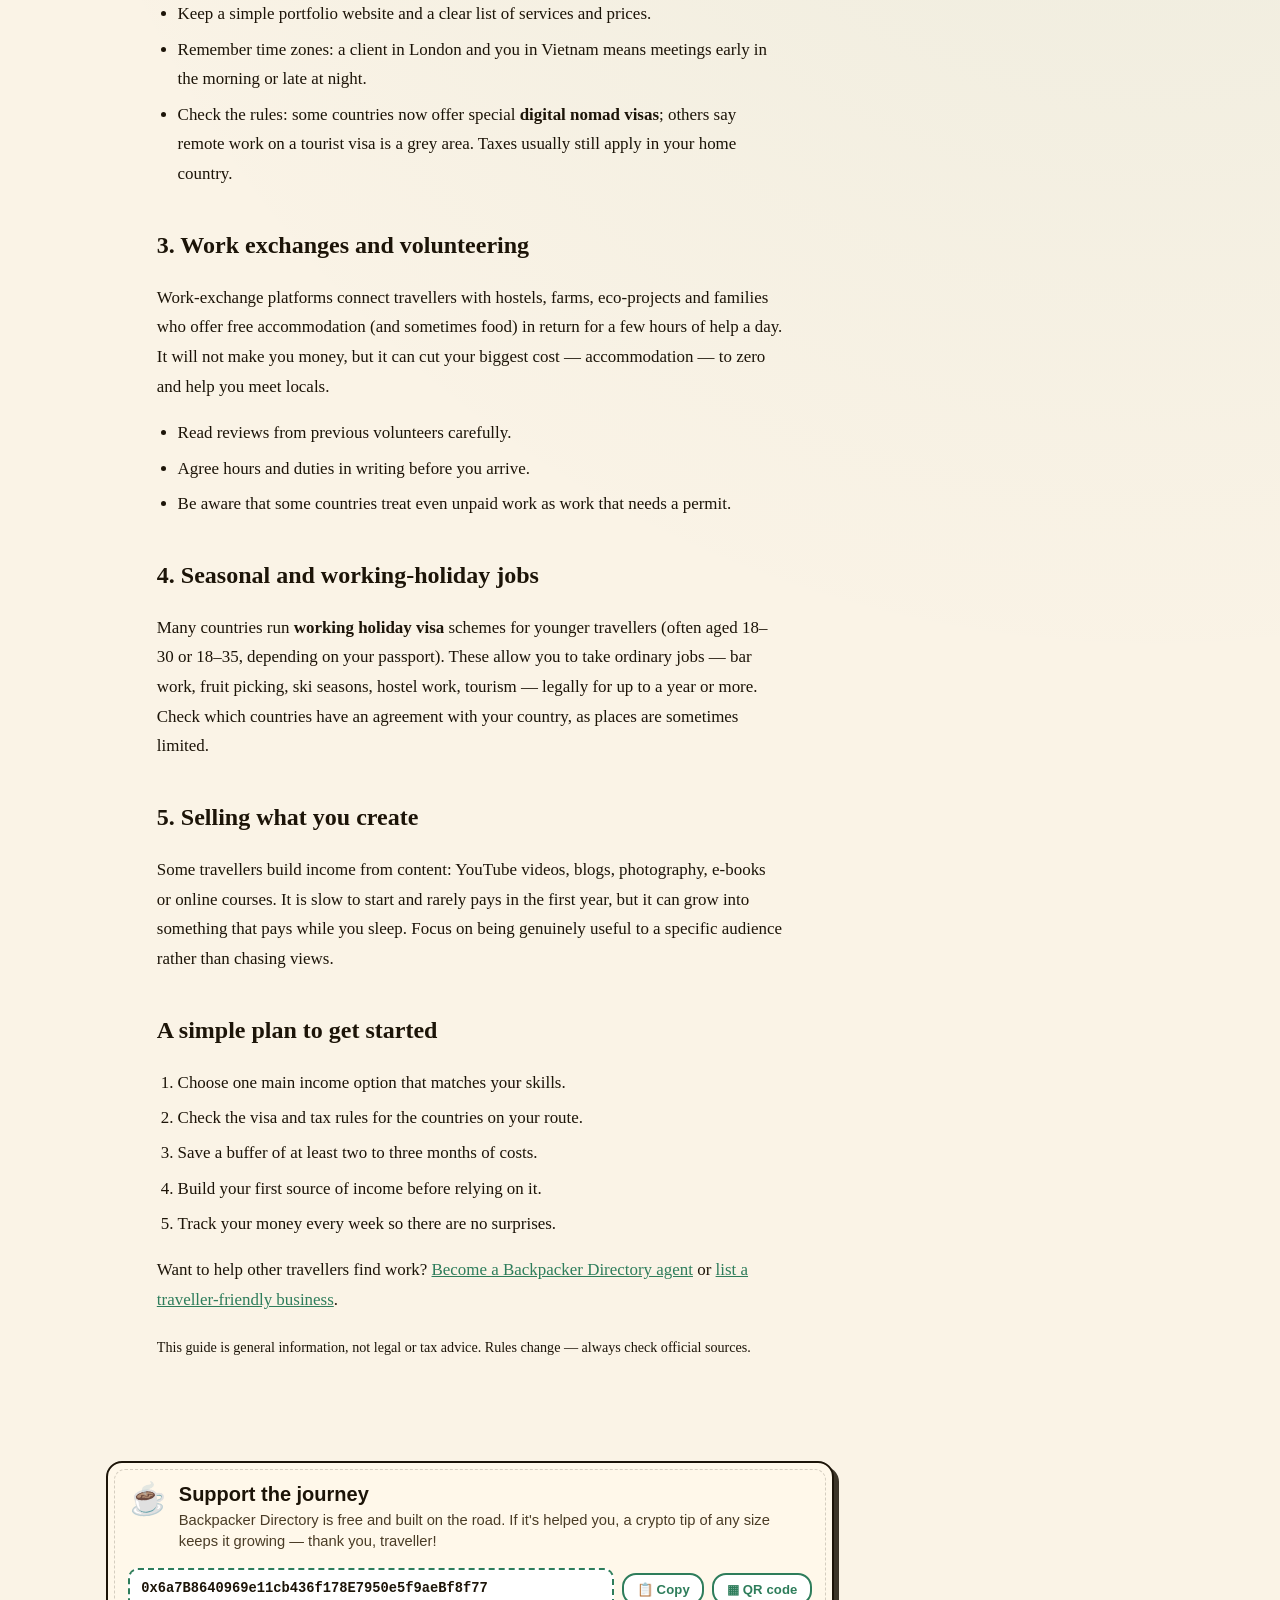
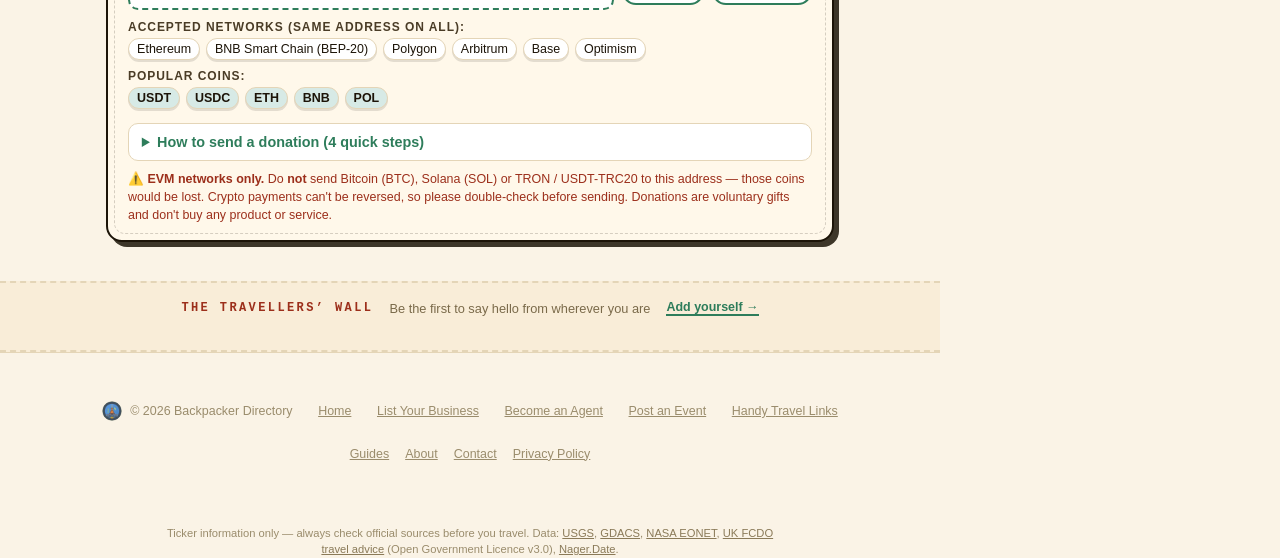
<file: guide-work-while-travelling.html>
<!DOCTYPE html>
<html lang="en">
<head>
<meta charset="UTF-8">
<meta name="viewport" content="width=device-width, initial-scale=1.0">
<title>Working While You Travel: Realistic Ways Backpackers Earn on the Road | Backpacker Directory</title>
<meta name="description" content="Honest, practical ways to earn money while backpacking — teaching English, remote freelancing, work exchanges and seasonal jobs — plus the visa rules you must respect.">
<link rel="icon" type="image/png" href="assets/favicon.png">
<link rel="apple-touch-icon" href="assets/favicon.png">
<style>
:root{
--ink:#1c1408;
--paper:#faf3e6;
--accent:#c65d2e;
--accent2:#2e7d5b;
--line:#e4d5b7;
--card:#ffffff;
}
*{box-sizing:border-box;}
html{scroll-behavior:smooth;}
body{
margin:0;
font-family:'Georgia', 'Times New Roman', serif;
background:
radial-gradient(circle at 20% 0%, rgba(198,93,46,0.07), transparent 40%),
radial-gradient(circle at 90% 30%, rgba(46,125,91,0.07), transparent 40%),
var(--paper);
color:var(--ink);
}
a{color:inherit;}
.wrap{max-width:920px;margin:0 auto;padding:0 6vw;}

/* Top nav */
nav.top{
display:flex;
align-items:center;
justify-content:space-between;
padding:1.4rem 6vw;
border-bottom:1px solid var(--line);
font-family:'Helvetica Neue', Arial, sans-serif;
}
nav.top .brand{
display:flex;
align-items:center;
gap:.6rem;
text-decoration:none;
font-family:'Georgia', serif;
font-weight:bold;
font-size:1.05rem;
color:var(--ink);
}
nav.top .brand svg, nav.top .brand img{width:30px;height:30px;border-radius:50%;}
nav.top .brand span{color:var(--accent);}
nav.top .nav-links{
display:flex;
align-items:center;
gap:1.4rem;
}
nav.top a.back{
font-size:.85rem;
text-decoration:none;
color:var(--ink);
border-bottom:1px solid var(--accent2);
padding-bottom:2px;
}

/* Hero */
.hero{
text-align:center;
padding:5rem 6vw 3.5rem 6vw;
}
.badge{
display:inline-block;
letter-spacing:.3em;
text-transform:uppercase;
font-size:.72rem;
color:var(--accent2);
border:1px solid var(--accent2);
border-radius:999px;
padding:.5em 1.2em;
margin-bottom:1.8rem;
font-family:'Helvetica Neue', Arial, sans-serif;
}
h1{
font-size:clamp(2rem, 5.5vw, 3.6rem);
margin:0 0 .5em 0;
line-height:1.08;
}
h1 span{color:var(--accent);}
.hero p.lede{
max-width:640px;
margin:0 auto 2.2rem auto;
font-size:1.15rem;
line-height:1.65;
color:#4a3c26;
}
.cta-row{
display:flex;
gap:.9rem;
justify-content:center;
flex-wrap:wrap;
font-family:'Helvetica Neue', Arial, sans-serif;
}
.btn{
display:inline-block;
padding:.9em 1.7em;
border-radius:6px;
font-size:1rem;
text-decoration:none;
cursor:pointer;
border:none;
font-family:'Helvetica Neue', Arial, sans-serif;
}
.btn-primary{background:var(--accent);color:#fff;}
.btn-primary:hover{background:#a94c22;}
.btn-outline{background:transparent;color:var(--ink);border:1px solid var(--line);}
.btn-outline:hover{border-color:var(--accent2);color:var(--accent2);}
.btn-small{
display:inline-block;
padding:.55em 1em;
border-radius:6px;
font-size:.82rem;
text-decoration:none;
border:1px solid var(--accent2);
color:var(--accent2);
font-family:'Helvetica Neue', Arial, sans-serif;
}
.btn-small:hover{background:var(--accent2);color:#fff;}

/* Section shell */
section{padding:4rem 6vw;border-top:1px solid var(--line);}
section.tinted{background:rgba(198,93,46,0.05);}
.section-inner{max-width:920px;margin:0 auto;}
.kicker{
font-family:'Helvetica Neue', Arial, sans-serif;
text-transform:uppercase;
letter-spacing:.18em;
font-size:.72rem;
color:var(--accent2);
margin-bottom:.8rem;
}
h2{
font-size:clamp(1.6rem, 3.4vw, 2.3rem);
margin:0 0 1rem 0;
}
p.intro{
font-family:'Helvetica Neue', Arial, sans-serif;
font-size:1.02rem;
line-height:1.7;
color:#4a3c26;
max-width:680px;
margin:0 0 2rem 0;
}

/* Global strip */
.global-strip{
display:flex;
align-items:center;
gap:1rem;
flex-wrap:wrap;
justify-content:center;
font-family:'Helvetica Neue', Arial, sans-serif;
font-size:.85rem;
letter-spacing:.04em;
color:var(--accent2);
text-transform:uppercase;
margin-top:.4rem;
}
.global-strip span{
border:1px solid var(--line);
border-radius:999px;
padding:.4em 1em;
}

/* Event type grid */
.grid{
display:grid;
grid-template-columns:repeat(3, 1fr);
gap:1rem;
}
@media (max-width:720px){.grid{grid-template-columns:repeat(2, 1fr);}}
@media (max-width:480px){.grid{grid-template-columns:1fr;}}
.type-card{
background:var(--card);
border:1px solid var(--line);
border-radius:10px;
padding:1.1rem 1.2rem;
font-family:'Helvetica Neue', Arial, sans-serif;
}
.type-card strong{display:block;font-family:'Georgia', serif;color:var(--accent);margin-bottom:.2rem;}
.type-card span{font-size:.85rem;color:#4a3c26;}

/* Map */
.map-frame{
width:100%;
height:340px;
border:1px solid var(--line);
border-radius:12px;
overflow:hidden;
}
.map-frame iframe{width:100%;height:100%;border:0;}
.map-note{
font-size:.85rem;
color:#8a7a58;
margin-top:.8rem;
font-family:'Helvetica Neue', Arial, sans-serif;
}

/* Event cards */
.event-list{
display:flex;
flex-direction:column;
gap:1.1rem;
margin-top:2rem;
}
.event-card{
display:flex;
gap:1.2rem;
background:var(--card);
border:1px solid var(--line);
border-radius:12px;
padding:1.3rem 1.5rem;
font-family:'Helvetica Neue', Arial, sans-serif;
align-items:flex-start;
}
@media (max-width:600px){.event-card{flex-direction:column;}}
.event-date{
flex-shrink:0;
width:64px;
text-align:center;
background:var(--ink);
color:#fff;
border-radius:8px;
padding:.6em .4em;
font-family:'Georgia', serif;
}
.event-date .day{font-size:1.3rem;line-height:1;display:block;}
.event-date .mon{font-size:.7rem;letter-spacing:.08em;text-transform:uppercase;opacity:.85;}
.event-body{flex-grow:1;}
.event-body h3{
font-family:'Georgia', serif;
margin:0 0 .3rem 0;
font-size:1.1rem;
}
.event-body .meta{
font-size:.82rem;
color:var(--accent2);
margin:0 0 .5rem 0;
text-transform:uppercase;
letter-spacing:.06em;
}
.event-body p{
margin:0 0 .8rem 0;
font-size:.92rem;
line-height:1.6;
color:#4a3c26;
}
.example-tag{
display:inline-block;
font-size:.68rem;
letter-spacing:.1em;
text-transform:uppercase;
color:#8a7a58;
border:1px solid var(--line);
border-radius:999px;
padding:.25em .7em;
margin-bottom:.6rem;
}
.calendar-note{
font-family:'Helvetica Neue', Arial, sans-serif;
font-size:.9rem;
color:#4a3c26;
background:var(--card);
border:1px dashed var(--line);
border-radius:10px;
padding:1.1rem 1.3rem;
margin-top:1.6rem;
}

/* Form */
form.listing{
display:flex;
flex-direction:column;
gap:1.1rem;
max-width:640px;
font-family:'Helvetica Neue', Arial, sans-serif;
}
.field label{
display:block;
font-size:.85rem;
color:#6b5a3a;
margin-bottom:.4rem;
}
.field input[type=text],
.field input[type=email],
.field input[type=url],
.field input[type=date],
.field input[type=time],
.field select,
.field textarea{
width:100%;
font-family:'Helvetica Neue', Arial, sans-serif;
padding:.8em 1em;
border:1px solid var(--line);
border-radius:6px;
font-size:1rem;
background:#fff;
color:var(--ink);
}
.field input[type=file]{
width:100%;
font-family:'Helvetica Neue', Arial, sans-serif;
padding:.7em;
border:1px dashed var(--line);
border-radius:6px;
background:#fff;
font-size:.9rem;
}
.field textarea{min-height:100px;resize:vertical;}
.row-2{
display:grid;
grid-template-columns:1fr 1fr;
gap:1.1rem;
}
@media (max-width:560px){.row-2{grid-template-columns:1fr;}}
.note{
font-family:'Helvetica Neue', Arial, sans-serif;
font-size:.85rem;
color:#8a7a58;
max-width:460px;
}

/* Share row */
.share-row{
display:flex;
align-items:center;
gap:.7rem;
flex-wrap:wrap;
justify-content:center;
font-family:'Helvetica Neue', Arial, sans-serif;
margin-top:2.5rem;
}
.share-row .share-label{
font-size:.78rem;
letter-spacing:.1em;
text-transform:uppercase;
color:#8a7a58;
margin-right:.3rem;
}
.share-row a, .share-row button{
display:inline-flex;
align-items:center;
justify-content:center;
width:36px;
height:36px;
border-radius:50%;
background:var(--card);
border:1px solid var(--line);
color:var(--ink);
text-decoration:none;
font-size:.95rem;
cursor:pointer;
}
.share-row a:hover, .share-row button:hover{border-color:var(--accent2);color:var(--accent2);}

footer{
text-align:center;
padding:3rem 6vw;
font-family:'Helvetica Neue', Arial, sans-serif;
font-size:.78rem;
color:#9a8c6c;
border-top:1px solid var(--line);
display:flex;
align-items:center;
justify-content:center;
gap:1.6rem;
flex-wrap:wrap;
}
footer .foot-brand{display:flex;align-items:center;gap:.5rem;}
footer .foot-mark{width:20px;height:20px;opacity:.9;flex-shrink:0;border-radius:50%;}
footer a{color:#9a8c6c;}
</style>
<link rel="canonical" href="https://backpackerdirectory.com/guide-work-while-travelling.html">
<meta property="og:type" content="article">
<meta property="og:site_name" content="Backpacker Directory">
<meta property="og:title" content="Working While You Travel: Realistic Ways Backpackers Earn on the Road">
<meta property="og:description" content="Honest, practical ways to earn money while backpacking — teaching English, remote freelancing, work exchanges and seasonal jobs — plus the visa rules you must respect.">
<meta property="og:image" content="https://backpackerdirectory.com/assets/backpacker-logo.png">
<meta property="og:url" content="https://backpackerdirectory.com/guide-work-while-travelling.html">
<meta name="twitter:card" content="summary">
<link rel="stylesheet" href="assets/theme.css">
<script defer src="assets/config.js"></script>
<script defer src="assets/icons.js"></script>
<script defer src="assets/site.js"></script>
<script async src="https://pagead2.googlesyndication.com/pagead/js/adsbygoogle.js?client=ca-pub-7046048459108768" crossorigin="anonymous"></script>
<meta name="google-adsense-account" content="ca-pub-7046048459108768">
<style>
.page{max-width:780px;margin:0 auto;padding:1rem 6vw 3rem;text-align:left;line-height:1.75;font-size:1.06rem}
.page h2{margin:2.2rem 0 .6rem;font-size:1.5rem}
.page h3{margin:1.4rem 0 .4rem;font-size:1.15rem}
.page ul,.page ol{padding-left:1.3rem}.page li{margin:.35rem 0}
.page .tip{background:#fff8ea;border-left:5px solid var(--accent,#c65d2e);border-radius:10px;padding:.8rem 1rem;margin:1.2rem 0}
.page .cards{display:grid;grid-template-columns:repeat(auto-fit,minmax(230px,1fr));gap:14px;margin:1.2rem 0}
.page .cards a{display:block;background:#fff;border:1px solid var(--line,#e4d5b7);border-radius:14px;padding:1rem;text-decoration:none;color:inherit}
.page .cards a:hover{border-color:var(--accent2,#2e7d5b)}
.page .cards b{display:block;font-size:1.08rem;margin-bottom:.3rem}
.page a{color:var(--accent2,#2e7d5b)}
</style>
</head>
<body>

<nav class="top">
<a class="brand" href="index.html">
<img src="assets/backpacker-logo.png" alt="Backpacker Directory logo">
Backpacker <span>Directory</span>
</a>
<div class="nav-links">
<a class="back" href="businesses.html">List Your Business</a>
<a class="back" href="agents.html">Become an Agent</a>
<a class="back" href="events.html">Post an Event</a>
<a class="back" href="index.html">&larr; Home</a>
</div>
</nav>

<header class="hero">
<div class="badge">Guide · Work</div>
<h1>Working While <span>You Travel</span></h1>
<p class="lede">The realistic ways backpackers fund long trips — what works, what pays, and the rules you must not break.</p>
</header>

<main class="page">

<p>Almost every long-term traveller hits the same moment: the savings are going down faster than planned, and the trip is far from finished. The good news is that there are real, legal ways to keep going. The bad news is that most "get paid to travel" advice online skips the boring but important parts — skills, visas and taxes. This guide covers both.</p>

<div class="tip"><b>The golden rule:</b> working in a country usually needs the right visa or work permit. A tourist visa almost never allows local paid work. Breaking this can mean fines, deportation or a ban. Always check the official immigration website of the country you are in.</div>

<h2>1. Teaching English</h2>
<p>Teaching English is still one of the most reliable ways to live abroad for longer. Demand is strong across much of Asia, Latin America and parts of Europe.</p>
<ul>
<li><b>What you need:</b> usually a TEFL/TESOL certificate (120 hours is the common standard), and often a degree for a full work visa. Native-level English helps, but many schools hire fluent non-native speakers too.</li>
<li><b>How it works:</b> schools and language centres normally sponsor the work permit. Contracts often run for a school year, so this suits people who want to stay in one place for a while.</li>
<li><b>Online teaching:</b> teaching online gives you more freedom to move, but pay depends heavily on your own students and reputation.</li>
</ul>
<p>Tip: summer and holiday camps are a great way to try teaching for a few weeks before committing to a full contract.</p>

<h2>2. Remote and freelance work</h2>
<p>If you can do your job with a laptop — writing, design, translation, web development, video editing, customer service, social media or sales — you may be able to work for clients back home while you travel.</p>
<ul>
<li>Start building clients <b>before</b> you leave. Finding your first client from a hostel with bad Wi-Fi is hard.</li>
<li>Keep a simple portfolio website and a clear list of services and prices.</li>
<li>Remember time zones: a client in London and you in Vietnam means meetings early in the morning or late at night.</li>
<li>Check the rules: some countries now offer special <b>digital nomad visas</b>; others say remote work on a tourist visa is a grey area. Taxes usually still apply in your home country.</li>
</ul>

<h2>3. Work exchanges and volunteering</h2>
<p>Work-exchange platforms connect travellers with hostels, farms, eco-projects and families who offer free accommodation (and sometimes food) in return for a few hours of help a day. It will not make you money, but it can cut your biggest cost — accommodation — to zero and help you meet locals.</p>
<ul>
<li>Read reviews from previous volunteers carefully.</li>
<li>Agree hours and duties in writing before you arrive.</li>
<li>Be aware that some countries treat even unpaid work as work that needs a permit.</li>
</ul>

<h2>4. Seasonal and working-holiday jobs</h2>
<p>Many countries run <b>working holiday visa</b> schemes for younger travellers (often aged 18–30 or 18–35, depending on your passport). These allow you to take ordinary jobs — bar work, fruit picking, ski seasons, hostel work, tourism — legally for up to a year or more. Check which countries have an agreement with your country, as places are sometimes limited.</p>

<h2>5. Selling what you create</h2>
<p>Some travellers build income from content: YouTube videos, blogs, photography, e-books or online courses. It is slow to start and rarely pays in the first year, but it can grow into something that pays while you sleep. Focus on being genuinely useful to a specific audience rather than chasing views.</p>

<h2>A simple plan to get started</h2>
<ol>
<li>Choose one main income option that matches your skills.</li>
<li>Check the visa and tax rules for the countries on your route.</li>
<li>Save a buffer of at least two to three months of costs.</li>
<li>Build your first source of income before relying on it.</li>
<li>Track your money every week so there are no surprises.</li>
</ol>
<p>Want to help other travellers find work? <a href="agents.html">Become a Backpacker Directory agent</a> or <a href="businesses.html">list a traveller-friendly business</a>.</p>
<p><small>This guide is general information, not legal or tax advice. Rules change — always check official sources.</small></p>

</main>

<footer>
<span class="foot-brand">
<img class="foot-mark" src="assets/backpacker-logo.png" alt="Backpacker Directory logo">
&copy; 2026 Backpacker Directory
</span>
<a href="index.html">Home</a>
<a href="businesses.html">List Your Business</a>
<a href="agents.html">Become an Agent</a>
<a href="events.html">Post an Event</a>
<a href="index.html#deals">Handy Travel Links</a>
<nav class="legal" style="display:flex;gap:1rem;flex-wrap:wrap;justify-content:center"><a href="guides.html">Guides</a><a href="about.html">About</a><a href="contact.html">Contact</a><a href="privacy.html">Privacy Policy</a></nav>
</footer>

</body>
</html>
</file>
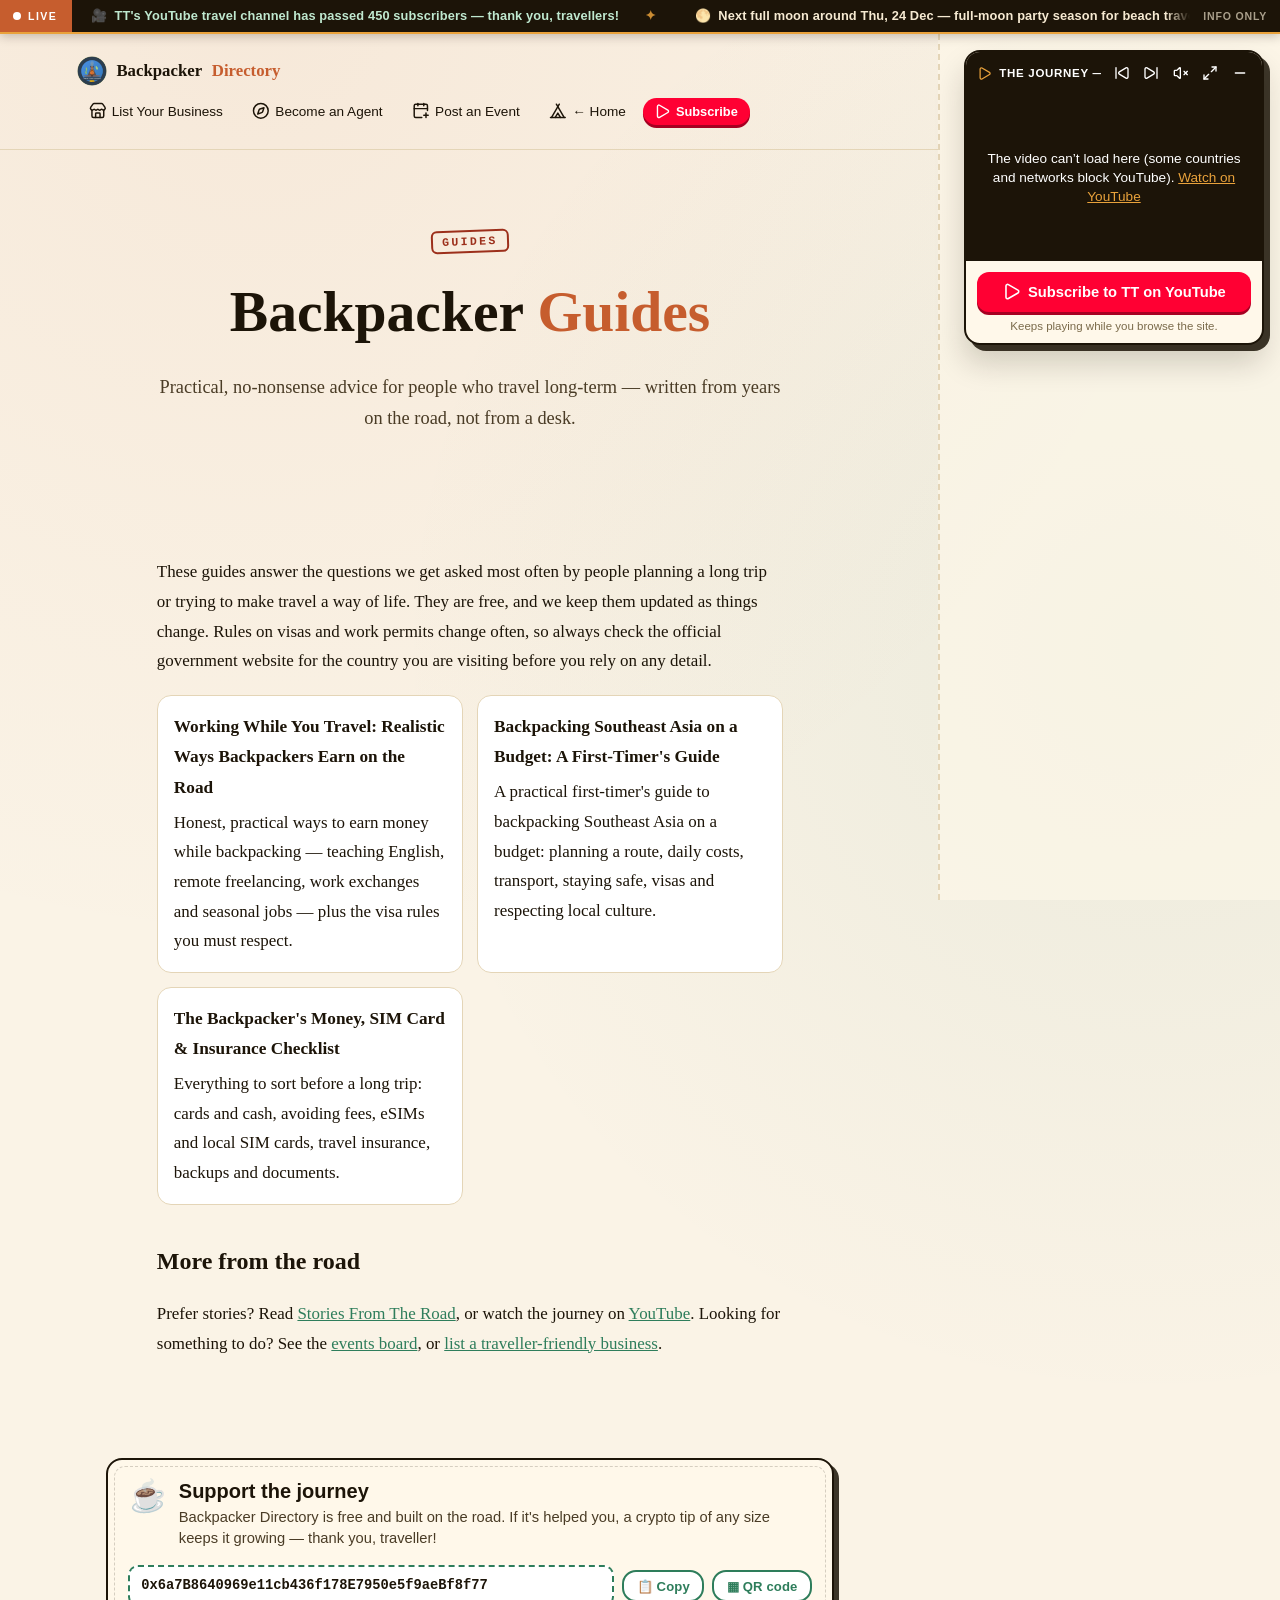
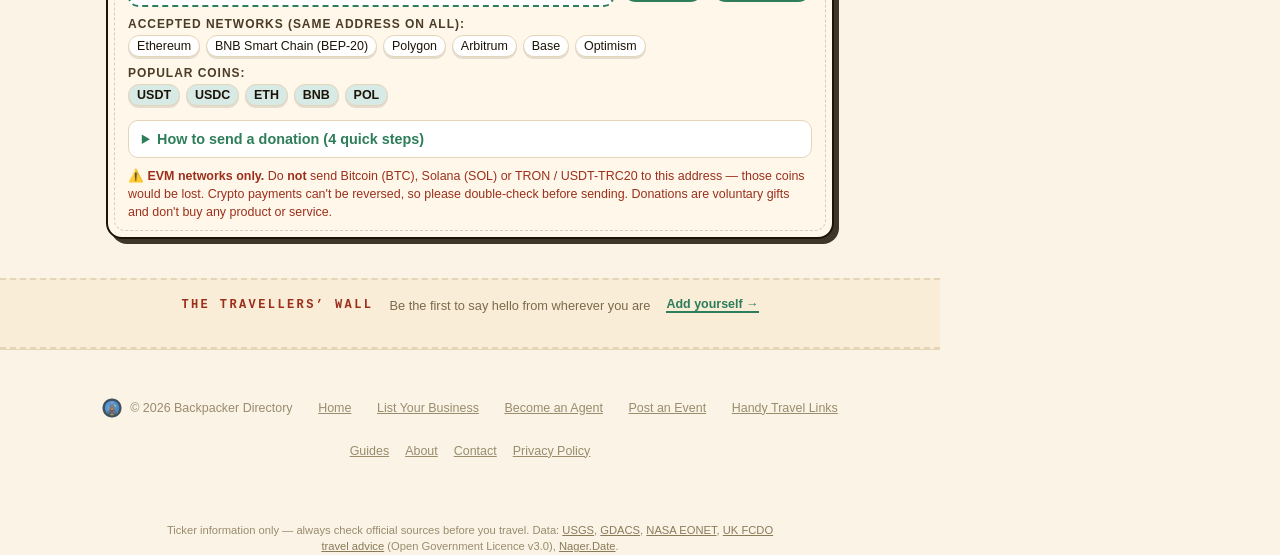
<file: guides.html>
<!DOCTYPE html>
<html lang="en">
<head>
<meta charset="UTF-8">
<meta name="viewport" content="width=device-width, initial-scale=1.0">
<title>Backpacker Guides — Practical Advice From The Road | Backpacker Directory</title>
<meta name="description" content="Free practical guides for backpackers and digital nomads: earning money while travelling, budgeting in Southeast Asia, money, SIM cards and travel insurance.">
<link rel="icon" type="image/png" href="assets/favicon.png">
<link rel="apple-touch-icon" href="assets/favicon.png">
<style>
:root{
--ink:#1c1408;
--paper:#faf3e6;
--accent:#c65d2e;
--accent2:#2e7d5b;
--line:#e4d5b7;
--card:#ffffff;
}
*{box-sizing:border-box;}
html{scroll-behavior:smooth;}
body{
margin:0;
font-family:'Georgia', 'Times New Roman', serif;
background:
radial-gradient(circle at 20% 0%, rgba(198,93,46,0.07), transparent 40%),
radial-gradient(circle at 90% 30%, rgba(46,125,91,0.07), transparent 40%),
var(--paper);
color:var(--ink);
}
a{color:inherit;}
.wrap{max-width:920px;margin:0 auto;padding:0 6vw;}

/* Top nav */
nav.top{
display:flex;
align-items:center;
justify-content:space-between;
padding:1.4rem 6vw;
border-bottom:1px solid var(--line);
font-family:'Helvetica Neue', Arial, sans-serif;
}
nav.top .brand{
display:flex;
align-items:center;
gap:.6rem;
text-decoration:none;
font-family:'Georgia', serif;
font-weight:bold;
font-size:1.05rem;
color:var(--ink);
}
nav.top .brand svg, nav.top .brand img{width:30px;height:30px;border-radius:50%;}
nav.top .brand span{color:var(--accent);}
nav.top .nav-links{
display:flex;
align-items:center;
gap:1.4rem;
}
nav.top a.back{
font-size:.85rem;
text-decoration:none;
color:var(--ink);
border-bottom:1px solid var(--accent2);
padding-bottom:2px;
}

/* Hero */
.hero{
text-align:center;
padding:5rem 6vw 3.5rem 6vw;
}
.badge{
display:inline-block;
letter-spacing:.3em;
text-transform:uppercase;
font-size:.72rem;
color:var(--accent2);
border:1px solid var(--accent2);
border-radius:999px;
padding:.5em 1.2em;
margin-bottom:1.8rem;
font-family:'Helvetica Neue', Arial, sans-serif;
}
h1{
font-size:clamp(2rem, 5.5vw, 3.6rem);
margin:0 0 .5em 0;
line-height:1.08;
}
h1 span{color:var(--accent);}
.hero p.lede{
max-width:640px;
margin:0 auto 2.2rem auto;
font-size:1.15rem;
line-height:1.65;
color:#4a3c26;
}
.cta-row{
display:flex;
gap:.9rem;
justify-content:center;
flex-wrap:wrap;
font-family:'Helvetica Neue', Arial, sans-serif;
}
.btn{
display:inline-block;
padding:.9em 1.7em;
border-radius:6px;
font-size:1rem;
text-decoration:none;
cursor:pointer;
border:none;
font-family:'Helvetica Neue', Arial, sans-serif;
}
.btn-primary{background:var(--accent);color:#fff;}
.btn-primary:hover{background:#a94c22;}
.btn-outline{background:transparent;color:var(--ink);border:1px solid var(--line);}
.btn-outline:hover{border-color:var(--accent2);color:var(--accent2);}
.btn-small{
display:inline-block;
padding:.55em 1em;
border-radius:6px;
font-size:.82rem;
text-decoration:none;
border:1px solid var(--accent2);
color:var(--accent2);
font-family:'Helvetica Neue', Arial, sans-serif;
}
.btn-small:hover{background:var(--accent2);color:#fff;}

/* Section shell */
section{padding:4rem 6vw;border-top:1px solid var(--line);}
section.tinted{background:rgba(198,93,46,0.05);}
.section-inner{max-width:920px;margin:0 auto;}
.kicker{
font-family:'Helvetica Neue', Arial, sans-serif;
text-transform:uppercase;
letter-spacing:.18em;
font-size:.72rem;
color:var(--accent2);
margin-bottom:.8rem;
}
h2{
font-size:clamp(1.6rem, 3.4vw, 2.3rem);
margin:0 0 1rem 0;
}
p.intro{
font-family:'Helvetica Neue', Arial, sans-serif;
font-size:1.02rem;
line-height:1.7;
color:#4a3c26;
max-width:680px;
margin:0 0 2rem 0;
}

/* Global strip */
.global-strip{
display:flex;
align-items:center;
gap:1rem;
flex-wrap:wrap;
justify-content:center;
font-family:'Helvetica Neue', Arial, sans-serif;
font-size:.85rem;
letter-spacing:.04em;
color:var(--accent2);
text-transform:uppercase;
margin-top:.4rem;
}
.global-strip span{
border:1px solid var(--line);
border-radius:999px;
padding:.4em 1em;
}

/* Event type grid */
.grid{
display:grid;
grid-template-columns:repeat(3, 1fr);
gap:1rem;
}
@media (max-width:720px){.grid{grid-template-columns:repeat(2, 1fr);}}
@media (max-width:480px){.grid{grid-template-columns:1fr;}}
.type-card{
background:var(--card);
border:1px solid var(--line);
border-radius:10px;
padding:1.1rem 1.2rem;
font-family:'Helvetica Neue', Arial, sans-serif;
}
.type-card strong{display:block;font-family:'Georgia', serif;color:var(--accent);margin-bottom:.2rem;}
.type-card span{font-size:.85rem;color:#4a3c26;}

/* Map */
.map-frame{
width:100%;
height:340px;
border:1px solid var(--line);
border-radius:12px;
overflow:hidden;
}
.map-frame iframe{width:100%;height:100%;border:0;}
.map-note{
font-size:.85rem;
color:#8a7a58;
margin-top:.8rem;
font-family:'Helvetica Neue', Arial, sans-serif;
}

/* Event cards */
.event-list{
display:flex;
flex-direction:column;
gap:1.1rem;
margin-top:2rem;
}
.event-card{
display:flex;
gap:1.2rem;
background:var(--card);
border:1px solid var(--line);
border-radius:12px;
padding:1.3rem 1.5rem;
font-family:'Helvetica Neue', Arial, sans-serif;
align-items:flex-start;
}
@media (max-width:600px){.event-card{flex-direction:column;}}
.event-date{
flex-shrink:0;
width:64px;
text-align:center;
background:var(--ink);
color:#fff;
border-radius:8px;
padding:.6em .4em;
font-family:'Georgia', serif;
}
.event-date .day{font-size:1.3rem;line-height:1;display:block;}
.event-date .mon{font-size:.7rem;letter-spacing:.08em;text-transform:uppercase;opacity:.85;}
.event-body{flex-grow:1;}
.event-body h3{
font-family:'Georgia', serif;
margin:0 0 .3rem 0;
font-size:1.1rem;
}
.event-body .meta{
font-size:.82rem;
color:var(--accent2);
margin:0 0 .5rem 0;
text-transform:uppercase;
letter-spacing:.06em;
}
.event-body p{
margin:0 0 .8rem 0;
font-size:.92rem;
line-height:1.6;
color:#4a3c26;
}
.example-tag{
display:inline-block;
font-size:.68rem;
letter-spacing:.1em;
text-transform:uppercase;
color:#8a7a58;
border:1px solid var(--line);
border-radius:999px;
padding:.25em .7em;
margin-bottom:.6rem;
}
.calendar-note{
font-family:'Helvetica Neue', Arial, sans-serif;
font-size:.9rem;
color:#4a3c26;
background:var(--card);
border:1px dashed var(--line);
border-radius:10px;
padding:1.1rem 1.3rem;
margin-top:1.6rem;
}

/* Form */
form.listing{
display:flex;
flex-direction:column;
gap:1.1rem;
max-width:640px;
font-family:'Helvetica Neue', Arial, sans-serif;
}
.field label{
display:block;
font-size:.85rem;
color:#6b5a3a;
margin-bottom:.4rem;
}
.field input[type=text],
.field input[type=email],
.field input[type=url],
.field input[type=date],
.field input[type=time],
.field select,
.field textarea{
width:100%;
font-family:'Helvetica Neue', Arial, sans-serif;
padding:.8em 1em;
border:1px solid var(--line);
border-radius:6px;
font-size:1rem;
background:#fff;
color:var(--ink);
}
.field input[type=file]{
width:100%;
font-family:'Helvetica Neue', Arial, sans-serif;
padding:.7em;
border:1px dashed var(--line);
border-radius:6px;
background:#fff;
font-size:.9rem;
}
.field textarea{min-height:100px;resize:vertical;}
.row-2{
display:grid;
grid-template-columns:1fr 1fr;
gap:1.1rem;
}
@media (max-width:560px){.row-2{grid-template-columns:1fr;}}
.note{
font-family:'Helvetica Neue', Arial, sans-serif;
font-size:.85rem;
color:#8a7a58;
max-width:460px;
}

/* Share row */
.share-row{
display:flex;
align-items:center;
gap:.7rem;
flex-wrap:wrap;
justify-content:center;
font-family:'Helvetica Neue', Arial, sans-serif;
margin-top:2.5rem;
}
.share-row .share-label{
font-size:.78rem;
letter-spacing:.1em;
text-transform:uppercase;
color:#8a7a58;
margin-right:.3rem;
}
.share-row a, .share-row button{
display:inline-flex;
align-items:center;
justify-content:center;
width:36px;
height:36px;
border-radius:50%;
background:var(--card);
border:1px solid var(--line);
color:var(--ink);
text-decoration:none;
font-size:.95rem;
cursor:pointer;
}
.share-row a:hover, .share-row button:hover{border-color:var(--accent2);color:var(--accent2);}

footer{
text-align:center;
padding:3rem 6vw;
font-family:'Helvetica Neue', Arial, sans-serif;
font-size:.78rem;
color:#9a8c6c;
border-top:1px solid var(--line);
display:flex;
align-items:center;
justify-content:center;
gap:1.6rem;
flex-wrap:wrap;
}
footer .foot-brand{display:flex;align-items:center;gap:.5rem;}
footer .foot-mark{width:20px;height:20px;opacity:.9;flex-shrink:0;border-radius:50%;}
footer a{color:#9a8c6c;}
</style>
<link rel="canonical" href="https://backpackerdirectory.com/guides.html">
<meta property="og:type" content="website">
<meta property="og:site_name" content="Backpacker Directory">
<meta property="og:title" content="Backpacker Guides — Practical Advice From The Road">
<meta property="og:description" content="Free practical guides for backpackers and digital nomads: earning money while travelling, budgeting in Southeast Asia, money, SIM cards and travel insurance.">
<meta property="og:image" content="https://backpackerdirectory.com/assets/backpacker-logo.png">
<meta property="og:url" content="https://backpackerdirectory.com/guides.html">
<meta name="twitter:card" content="summary">
<link rel="stylesheet" href="assets/theme.css">
<script defer src="assets/config.js"></script>
<script defer src="assets/icons.js"></script>
<script defer src="assets/site.js"></script>
<script async src="https://pagead2.googlesyndication.com/pagead/js/adsbygoogle.js?client=ca-pub-7046048459108768" crossorigin="anonymous"></script>
<meta name="google-adsense-account" content="ca-pub-7046048459108768">
<style>
.page{max-width:780px;margin:0 auto;padding:1rem 6vw 3rem;text-align:left;line-height:1.75;font-size:1.06rem}
.page h2{margin:2.2rem 0 .6rem;font-size:1.5rem}
.page h3{margin:1.4rem 0 .4rem;font-size:1.15rem}
.page ul,.page ol{padding-left:1.3rem}.page li{margin:.35rem 0}
.page .tip{background:#fff8ea;border-left:5px solid var(--accent,#c65d2e);border-radius:10px;padding:.8rem 1rem;margin:1.2rem 0}
.page .cards{display:grid;grid-template-columns:repeat(auto-fit,minmax(230px,1fr));gap:14px;margin:1.2rem 0}
.page .cards a{display:block;background:#fff;border:1px solid var(--line,#e4d5b7);border-radius:14px;padding:1rem;text-decoration:none;color:inherit}
.page .cards a:hover{border-color:var(--accent2,#2e7d5b)}
.page .cards b{display:block;font-size:1.08rem;margin-bottom:.3rem}
.page a{color:var(--accent2,#2e7d5b)}
</style>
</head>
<body>

<nav class="top">
<a class="brand" href="index.html">
<img src="assets/backpacker-logo.png" alt="Backpacker Directory logo">
Backpacker <span>Directory</span>
</a>
<div class="nav-links">
<a class="back" href="businesses.html">List Your Business</a>
<a class="back" href="agents.html">Become an Agent</a>
<a class="back" href="events.html">Post an Event</a>
<a class="back" href="index.html">&larr; Home</a>
</div>
</nav>

<header class="hero">
<div class="badge">Guides</div>
<h1>Backpacker <span>Guides</span></h1>
<p class="lede">Practical, no-nonsense advice for people who travel long-term — written from years on the road, not from a desk.</p>
</header>

<main class="page">
<p>These guides answer the questions we get asked most often by people planning a long trip or trying to make travel a way of life. They are free, and we keep them updated as things change. Rules on visas and work permits change often, so always check the official government website for the country you are visiting before you rely on any detail.</p>
<div class="cards"><a href="guide-work-while-travelling.html"><b>Working While You Travel: Realistic Ways Backpackers Earn on the Road</b>Honest, practical ways to earn money while backpacking — teaching English, remote freelancing, work exchanges and seasonal jobs — plus the visa rules you must respect.</a><a href="guide-southeast-asia-budget.html"><b>Backpacking Southeast Asia on a Budget: A First-Timer's Guide</b>A practical first-timer's guide to backpacking Southeast Asia on a budget: planning a route, daily costs, transport, staying safe, visas and respecting local culture.</a><a href="guide-money-sim-insurance.html"><b>The Backpacker's Money, SIM Card & Insurance Checklist</b>Everything to sort before a long trip: cards and cash, avoiding fees, eSIMs and local SIM cards, travel insurance, backups and documents.</a></div>
<h2>More from the road</h2>
<p>Prefer stories? Read <a href="blog.html">Stories From The Road</a>, or watch the journey on <a href="https://www.youtube.com/@TTTT-BCN" target="_blank" rel="noopener">YouTube</a>. Looking for something to do? See the <a href="events.html">events board</a>, or <a href="businesses.html">list a traveller-friendly business</a>.</p>
</main>

<footer>
<span class="foot-brand">
<img class="foot-mark" src="assets/backpacker-logo.png" alt="Backpacker Directory logo">
&copy; 2026 Backpacker Directory
</span>
<a href="index.html">Home</a>
<a href="businesses.html">List Your Business</a>
<a href="agents.html">Become an Agent</a>
<a href="events.html">Post an Event</a>
<a href="index.html#deals">Handy Travel Links</a>
<nav class="legal" style="display:flex;gap:1rem;flex-wrap:wrap;justify-content:center"><a href="guides.html">Guides</a><a href="about.html">About</a><a href="contact.html">Contact</a><a href="privacy.html">Privacy Policy</a></nav>
</footer>

</body>
</html>
</file>
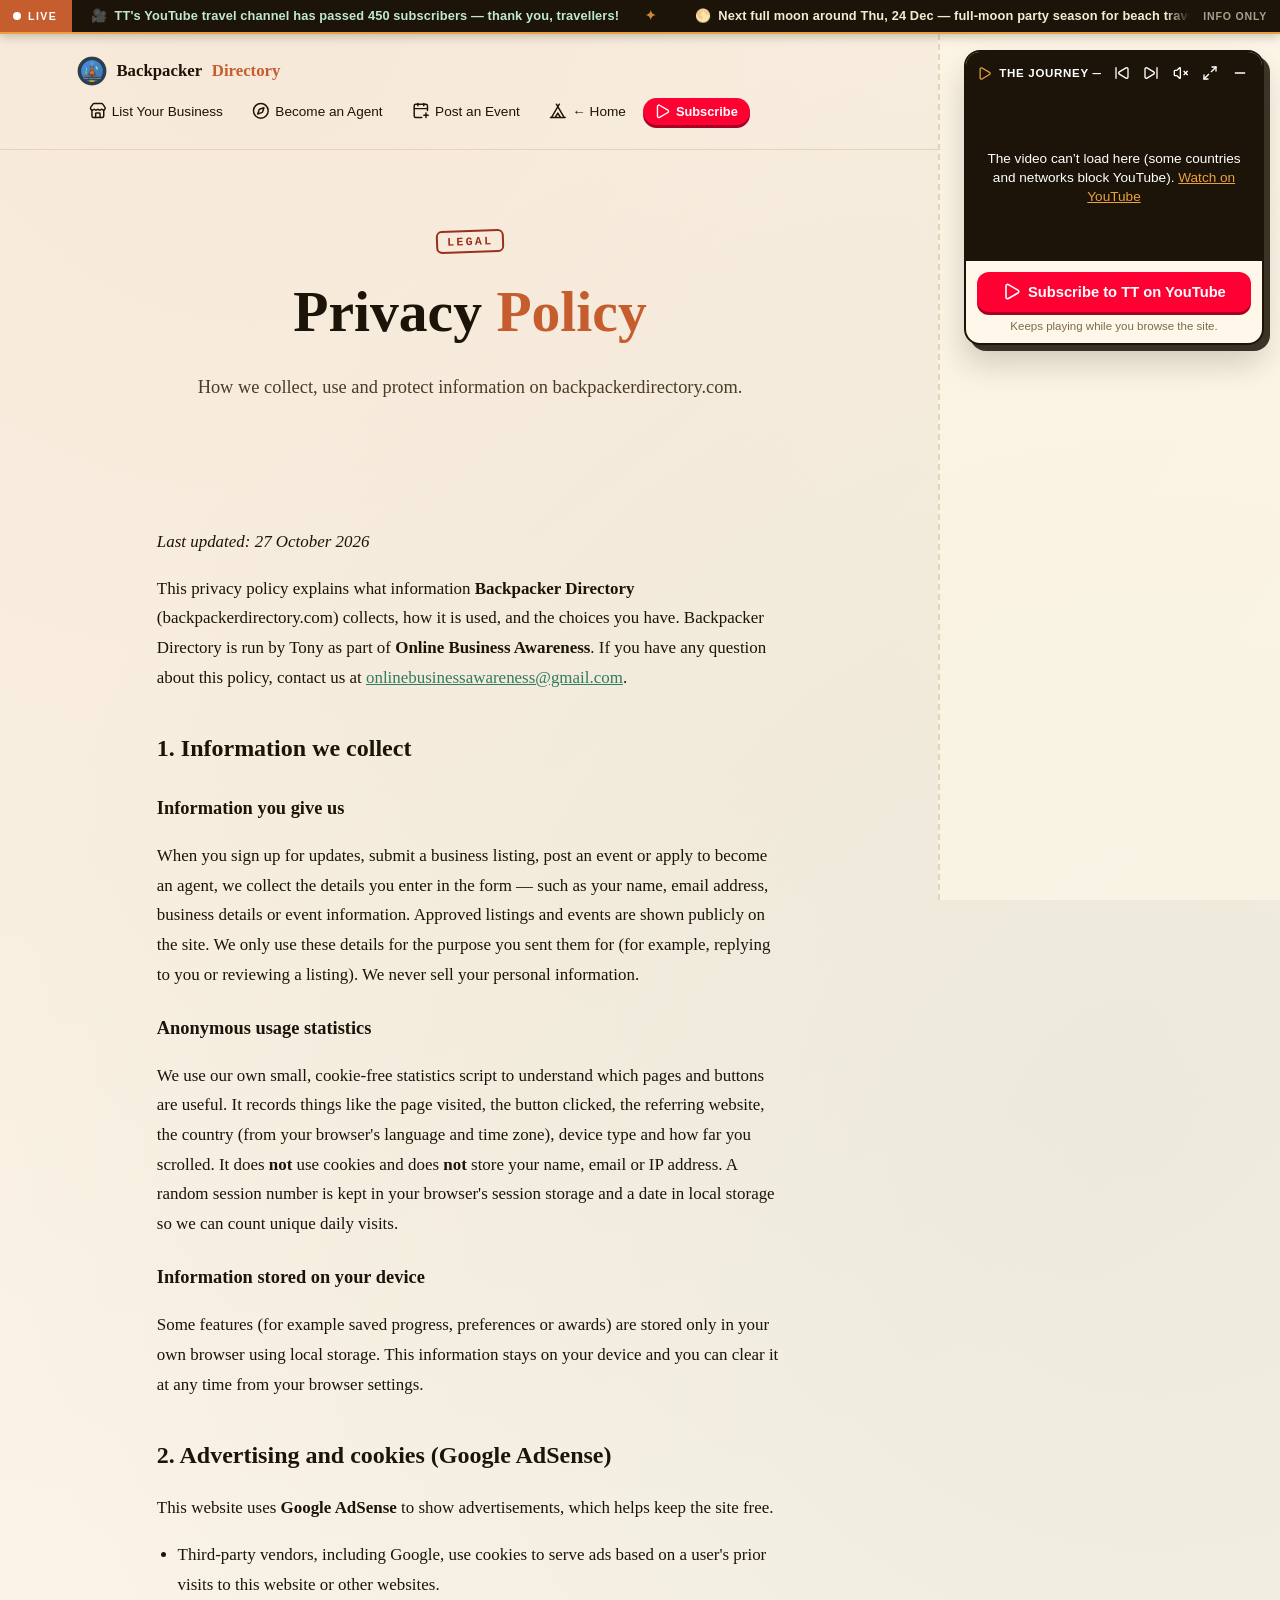
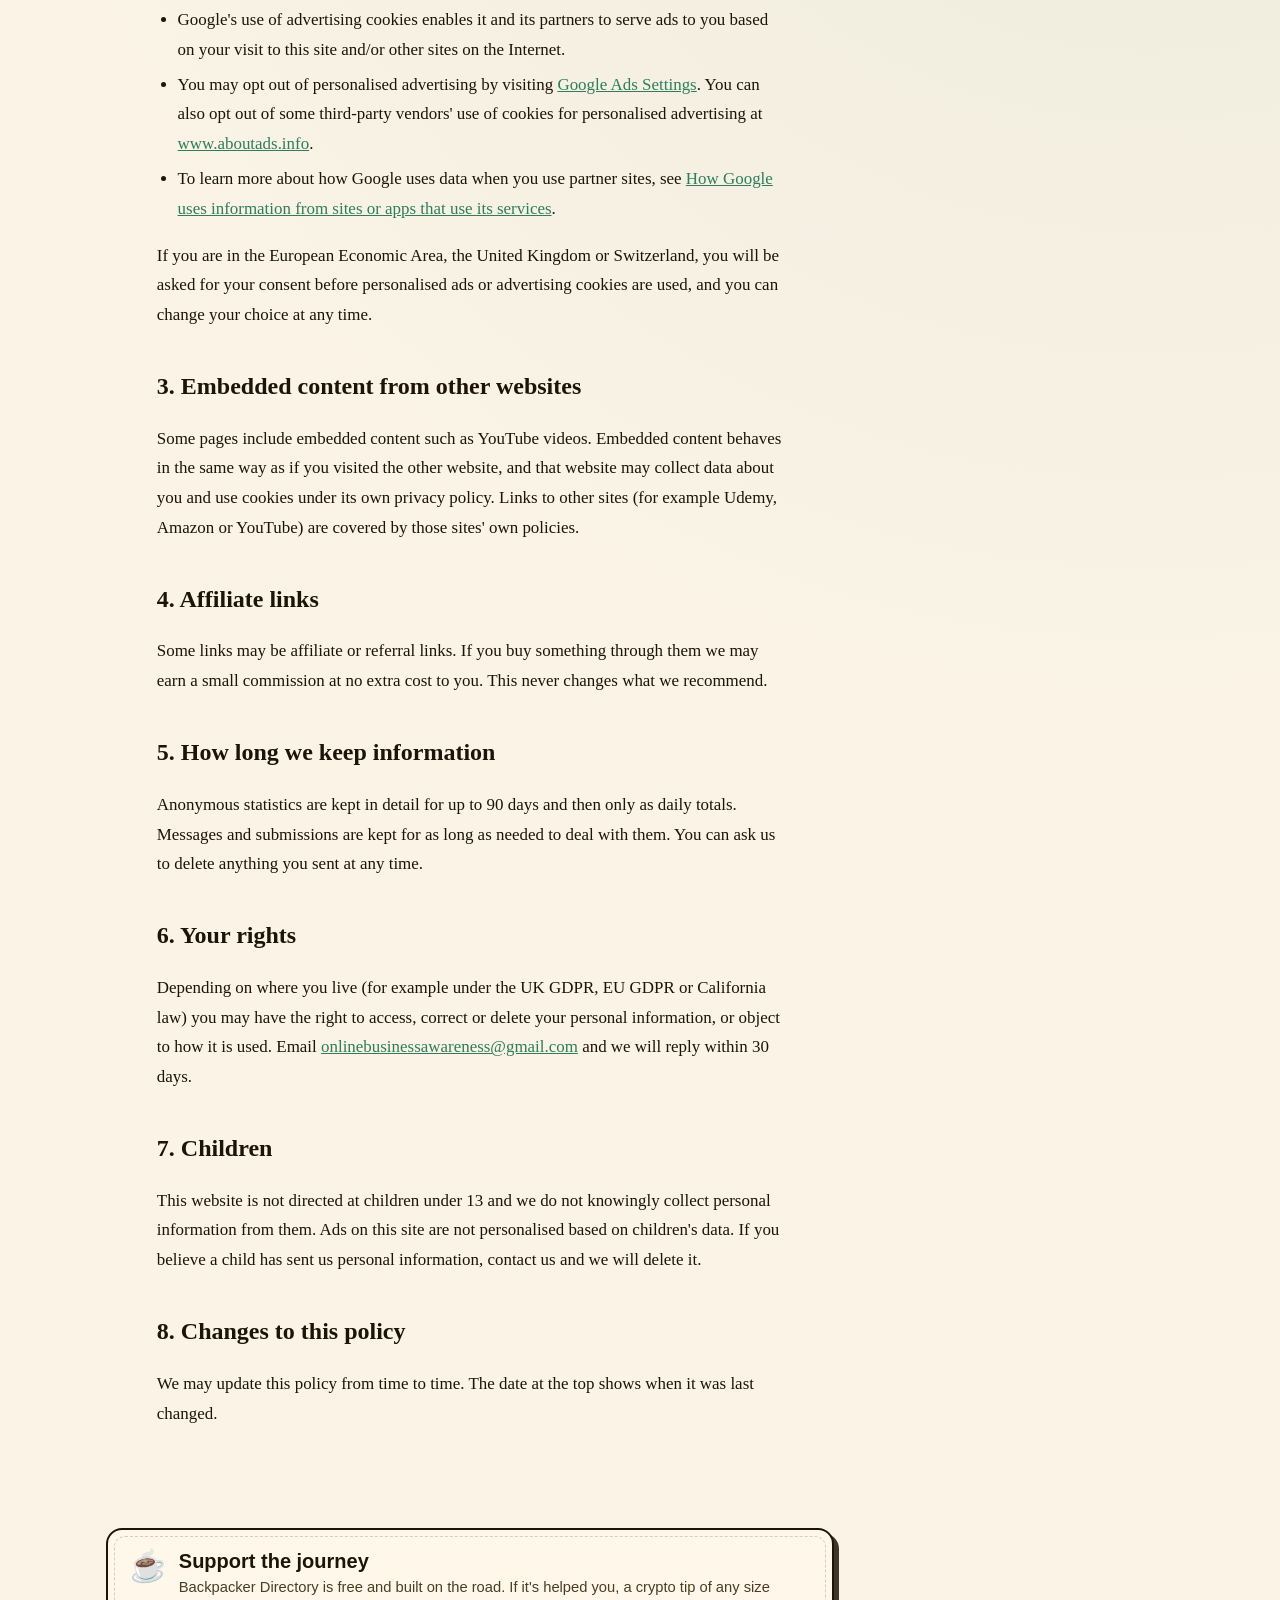
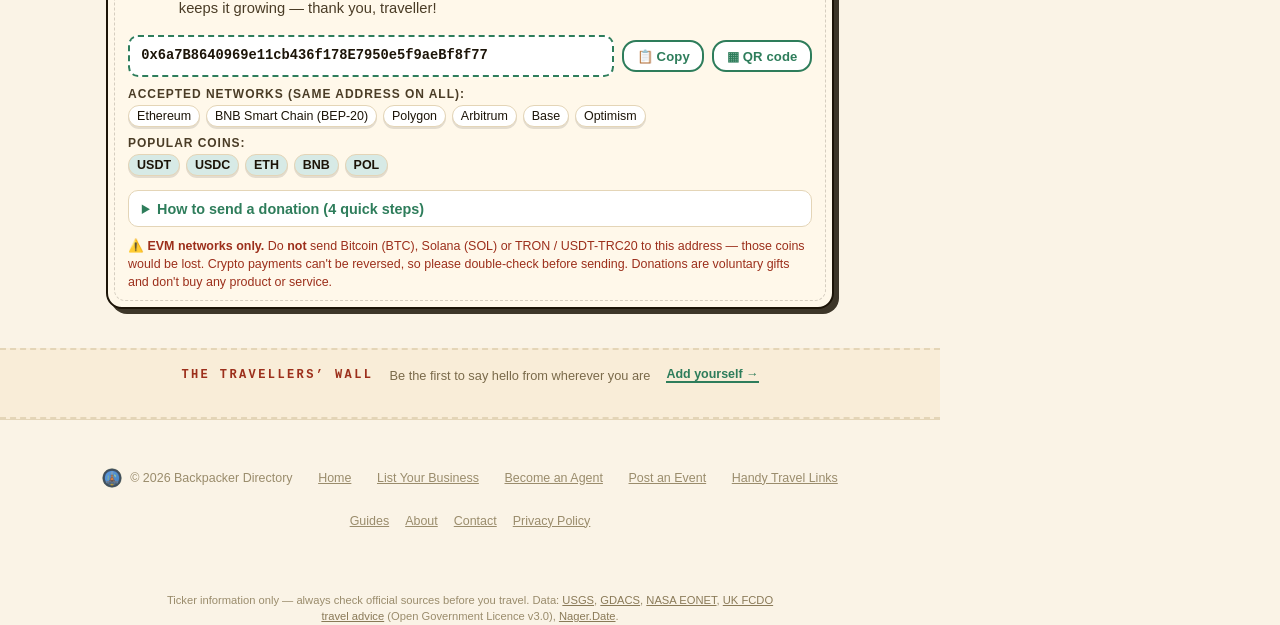
<file: privacy.html>
<!DOCTYPE html>
<html lang="en">
<head>
<meta charset="UTF-8">
<meta name="viewport" content="width=device-width, initial-scale=1.0">
<title>Privacy Policy | Backpacker Directory</title>
<meta name="description" content="Privacy policy for Backpacker Directory, including how we use cookies, Google AdSense advertising and anonymous statistics.">
<link rel="icon" type="image/png" href="assets/favicon.png">
<link rel="apple-touch-icon" href="assets/favicon.png">
<style>
:root{
--ink:#1c1408;
--paper:#faf3e6;
--accent:#c65d2e;
--accent2:#2e7d5b;
--line:#e4d5b7;
--card:#ffffff;
}
*{box-sizing:border-box;}
html{scroll-behavior:smooth;}
body{
margin:0;
font-family:'Georgia', 'Times New Roman', serif;
background:
radial-gradient(circle at 20% 0%, rgba(198,93,46,0.07), transparent 40%),
radial-gradient(circle at 90% 30%, rgba(46,125,91,0.07), transparent 40%),
var(--paper);
color:var(--ink);
}
a{color:inherit;}
.wrap{max-width:920px;margin:0 auto;padding:0 6vw;}

/* Top nav */
nav.top{
display:flex;
align-items:center;
justify-content:space-between;
padding:1.4rem 6vw;
border-bottom:1px solid var(--line);
font-family:'Helvetica Neue', Arial, sans-serif;
}
nav.top .brand{
display:flex;
align-items:center;
gap:.6rem;
text-decoration:none;
font-family:'Georgia', serif;
font-weight:bold;
font-size:1.05rem;
color:var(--ink);
}
nav.top .brand svg, nav.top .brand img{width:30px;height:30px;border-radius:50%;}
nav.top .brand span{color:var(--accent);}
nav.top .nav-links{
display:flex;
align-items:center;
gap:1.4rem;
}
nav.top a.back{
font-size:.85rem;
text-decoration:none;
color:var(--ink);
border-bottom:1px solid var(--accent2);
padding-bottom:2px;
}

/* Hero */
.hero{
text-align:center;
padding:5rem 6vw 3.5rem 6vw;
}
.badge{
display:inline-block;
letter-spacing:.3em;
text-transform:uppercase;
font-size:.72rem;
color:var(--accent2);
border:1px solid var(--accent2);
border-radius:999px;
padding:.5em 1.2em;
margin-bottom:1.8rem;
font-family:'Helvetica Neue', Arial, sans-serif;
}
h1{
font-size:clamp(2rem, 5.5vw, 3.6rem);
margin:0 0 .5em 0;
line-height:1.08;
}
h1 span{color:var(--accent);}
.hero p.lede{
max-width:640px;
margin:0 auto 2.2rem auto;
font-size:1.15rem;
line-height:1.65;
color:#4a3c26;
}
.cta-row{
display:flex;
gap:.9rem;
justify-content:center;
flex-wrap:wrap;
font-family:'Helvetica Neue', Arial, sans-serif;
}
.btn{
display:inline-block;
padding:.9em 1.7em;
border-radius:6px;
font-size:1rem;
text-decoration:none;
cursor:pointer;
border:none;
font-family:'Helvetica Neue', Arial, sans-serif;
}
.btn-primary{background:var(--accent);color:#fff;}
.btn-primary:hover{background:#a94c22;}
.btn-outline{background:transparent;color:var(--ink);border:1px solid var(--line);}
.btn-outline:hover{border-color:var(--accent2);color:var(--accent2);}
.btn-small{
display:inline-block;
padding:.55em 1em;
border-radius:6px;
font-size:.82rem;
text-decoration:none;
border:1px solid var(--accent2);
color:var(--accent2);
font-family:'Helvetica Neue', Arial, sans-serif;
}
.btn-small:hover{background:var(--accent2);color:#fff;}

/* Section shell */
section{padding:4rem 6vw;border-top:1px solid var(--line);}
section.tinted{background:rgba(198,93,46,0.05);}
.section-inner{max-width:920px;margin:0 auto;}
.kicker{
font-family:'Helvetica Neue', Arial, sans-serif;
text-transform:uppercase;
letter-spacing:.18em;
font-size:.72rem;
color:var(--accent2);
margin-bottom:.8rem;
}
h2{
font-size:clamp(1.6rem, 3.4vw, 2.3rem);
margin:0 0 1rem 0;
}
p.intro{
font-family:'Helvetica Neue', Arial, sans-serif;
font-size:1.02rem;
line-height:1.7;
color:#4a3c26;
max-width:680px;
margin:0 0 2rem 0;
}

/* Global strip */
.global-strip{
display:flex;
align-items:center;
gap:1rem;
flex-wrap:wrap;
justify-content:center;
font-family:'Helvetica Neue', Arial, sans-serif;
font-size:.85rem;
letter-spacing:.04em;
color:var(--accent2);
text-transform:uppercase;
margin-top:.4rem;
}
.global-strip span{
border:1px solid var(--line);
border-radius:999px;
padding:.4em 1em;
}

/* Event type grid */
.grid{
display:grid;
grid-template-columns:repeat(3, 1fr);
gap:1rem;
}
@media (max-width:720px){.grid{grid-template-columns:repeat(2, 1fr);}}
@media (max-width:480px){.grid{grid-template-columns:1fr;}}
.type-card{
background:var(--card);
border:1px solid var(--line);
border-radius:10px;
padding:1.1rem 1.2rem;
font-family:'Helvetica Neue', Arial, sans-serif;
}
.type-card strong{display:block;font-family:'Georgia', serif;color:var(--accent);margin-bottom:.2rem;}
.type-card span{font-size:.85rem;color:#4a3c26;}

/* Map */
.map-frame{
width:100%;
height:340px;
border:1px solid var(--line);
border-radius:12px;
overflow:hidden;
}
.map-frame iframe{width:100%;height:100%;border:0;}
.map-note{
font-size:.85rem;
color:#8a7a58;
margin-top:.8rem;
font-family:'Helvetica Neue', Arial, sans-serif;
}

/* Event cards */
.event-list{
display:flex;
flex-direction:column;
gap:1.1rem;
margin-top:2rem;
}
.event-card{
display:flex;
gap:1.2rem;
background:var(--card);
border:1px solid var(--line);
border-radius:12px;
padding:1.3rem 1.5rem;
font-family:'Helvetica Neue', Arial, sans-serif;
align-items:flex-start;
}
@media (max-width:600px){.event-card{flex-direction:column;}}
.event-date{
flex-shrink:0;
width:64px;
text-align:center;
background:var(--ink);
color:#fff;
border-radius:8px;
padding:.6em .4em;
font-family:'Georgia', serif;
}
.event-date .day{font-size:1.3rem;line-height:1;display:block;}
.event-date .mon{font-size:.7rem;letter-spacing:.08em;text-transform:uppercase;opacity:.85;}
.event-body{flex-grow:1;}
.event-body h3{
font-family:'Georgia', serif;
margin:0 0 .3rem 0;
font-size:1.1rem;
}
.event-body .meta{
font-size:.82rem;
color:var(--accent2);
margin:0 0 .5rem 0;
text-transform:uppercase;
letter-spacing:.06em;
}
.event-body p{
margin:0 0 .8rem 0;
font-size:.92rem;
line-height:1.6;
color:#4a3c26;
}
.example-tag{
display:inline-block;
font-size:.68rem;
letter-spacing:.1em;
text-transform:uppercase;
color:#8a7a58;
border:1px solid var(--line);
border-radius:999px;
padding:.25em .7em;
margin-bottom:.6rem;
}
.calendar-note{
font-family:'Helvetica Neue', Arial, sans-serif;
font-size:.9rem;
color:#4a3c26;
background:var(--card);
border:1px dashed var(--line);
border-radius:10px;
padding:1.1rem 1.3rem;
margin-top:1.6rem;
}

/* Form */
form.listing{
display:flex;
flex-direction:column;
gap:1.1rem;
max-width:640px;
font-family:'Helvetica Neue', Arial, sans-serif;
}
.field label{
display:block;
font-size:.85rem;
color:#6b5a3a;
margin-bottom:.4rem;
}
.field input[type=text],
.field input[type=email],
.field input[type=url],
.field input[type=date],
.field input[type=time],
.field select,
.field textarea{
width:100%;
font-family:'Helvetica Neue', Arial, sans-serif;
padding:.8em 1em;
border:1px solid var(--line);
border-radius:6px;
font-size:1rem;
background:#fff;
color:var(--ink);
}
.field input[type=file]{
width:100%;
font-family:'Helvetica Neue', Arial, sans-serif;
padding:.7em;
border:1px dashed var(--line);
border-radius:6px;
background:#fff;
font-size:.9rem;
}
.field textarea{min-height:100px;resize:vertical;}
.row-2{
display:grid;
grid-template-columns:1fr 1fr;
gap:1.1rem;
}
@media (max-width:560px){.row-2{grid-template-columns:1fr;}}
.note{
font-family:'Helvetica Neue', Arial, sans-serif;
font-size:.85rem;
color:#8a7a58;
max-width:460px;
}

/* Share row */
.share-row{
display:flex;
align-items:center;
gap:.7rem;
flex-wrap:wrap;
justify-content:center;
font-family:'Helvetica Neue', Arial, sans-serif;
margin-top:2.5rem;
}
.share-row .share-label{
font-size:.78rem;
letter-spacing:.1em;
text-transform:uppercase;
color:#8a7a58;
margin-right:.3rem;
}
.share-row a, .share-row button{
display:inline-flex;
align-items:center;
justify-content:center;
width:36px;
height:36px;
border-radius:50%;
background:var(--card);
border:1px solid var(--line);
color:var(--ink);
text-decoration:none;
font-size:.95rem;
cursor:pointer;
}
.share-row a:hover, .share-row button:hover{border-color:var(--accent2);color:var(--accent2);}

footer{
text-align:center;
padding:3rem 6vw;
font-family:'Helvetica Neue', Arial, sans-serif;
font-size:.78rem;
color:#9a8c6c;
border-top:1px solid var(--line);
display:flex;
align-items:center;
justify-content:center;
gap:1.6rem;
flex-wrap:wrap;
}
footer .foot-brand{display:flex;align-items:center;gap:.5rem;}
footer .foot-mark{width:20px;height:20px;opacity:.9;flex-shrink:0;border-radius:50%;}
footer a{color:#9a8c6c;}
</style>
<link rel="canonical" href="https://backpackerdirectory.com/privacy.html">
<meta property="og:type" content="website">
<meta property="og:site_name" content="Backpacker Directory">
<meta property="og:title" content="Privacy Policy">
<meta property="og:description" content="Privacy policy for Backpacker Directory, including how we use cookies, Google AdSense advertising and anonymous statistics.">
<meta property="og:image" content="https://backpackerdirectory.com/assets/backpacker-logo.png">
<meta property="og:url" content="https://backpackerdirectory.com/privacy.html">
<meta name="twitter:card" content="summary">
<link rel="stylesheet" href="assets/theme.css">
<script defer src="assets/config.js"></script>
<script defer src="assets/icons.js"></script>
<script defer src="assets/site.js"></script>
<script async src="https://pagead2.googlesyndication.com/pagead/js/adsbygoogle.js?client=ca-pub-7046048459108768" crossorigin="anonymous"></script>
<meta name="google-adsense-account" content="ca-pub-7046048459108768">
<style>
.page{max-width:780px;margin:0 auto;padding:1rem 6vw 3rem;text-align:left;line-height:1.75;font-size:1.06rem}
.page h2{margin:2.2rem 0 .6rem;font-size:1.5rem}
.page h3{margin:1.4rem 0 .4rem;font-size:1.15rem}
.page ul,.page ol{padding-left:1.3rem}.page li{margin:.35rem 0}
.page .tip{background:#fff8ea;border-left:5px solid var(--accent,#c65d2e);border-radius:10px;padding:.8rem 1rem;margin:1.2rem 0}
.page .cards{display:grid;grid-template-columns:repeat(auto-fit,minmax(230px,1fr));gap:14px;margin:1.2rem 0}
.page .cards a{display:block;background:#fff;border:1px solid var(--line,#e4d5b7);border-radius:14px;padding:1rem;text-decoration:none;color:inherit}
.page .cards a:hover{border-color:var(--accent2,#2e7d5b)}
.page .cards b{display:block;font-size:1.08rem;margin-bottom:.3rem}
.page a{color:var(--accent2,#2e7d5b)}
</style>
</head>
<body>

<nav class="top">
<a class="brand" href="index.html">
<img src="assets/backpacker-logo.png" alt="Backpacker Directory logo">
Backpacker <span>Directory</span>
</a>
<div class="nav-links">
<a class="back" href="businesses.html">List Your Business</a>
<a class="back" href="agents.html">Become an Agent</a>
<a class="back" href="events.html">Post an Event</a>
<a class="back" href="index.html">&larr; Home</a>
</div>
</nav>

<header class="hero">
<div class="badge">Legal</div>
<h1>Privacy <span>Policy</span></h1>
<p class="lede">How we collect, use and protect information on backpackerdirectory.com.</p>
</header>

<main class="page">

<p><em>Last updated: 27 October 2026</em></p>
<p>This privacy policy explains what information <b>Backpacker Directory</b> (backpackerdirectory.com) collects, how it is used, and the choices you have. Backpacker Directory is run by Tony as part of <b>Online Business Awareness</b>. If you have any question about this policy, contact us at <a href="mailto:onlinebusinessawareness@gmail.com">onlinebusinessawareness@gmail.com</a>.</p>

<h2>1. Information we collect</h2>
<h3>Information you give us</h3>
<p>When you sign up for updates, submit a business listing, post an event or apply to become an agent, we collect the details you enter in the form — such as your name, email address, business details or event information. Approved listings and events are shown publicly on the site. We only use these details for the purpose you sent them for (for example, replying to you or reviewing a listing). We never sell your personal information.</p>
<h3>Anonymous usage statistics</h3>
<p>We use our own small, cookie-free statistics script to understand which pages and buttons are useful. It records things like the page visited, the button clicked, the referring website, the country (from your browser's language and time zone), device type and how far you scrolled. It does <b>not</b> use cookies and does <b>not</b> store your name, email or IP address. A random session number is kept in your browser's session storage and a date in local storage so we can count unique daily visits.</p>
<h3>Information stored on your device</h3>
<p>Some features (for example saved progress, preferences or awards) are stored only in your own browser using local storage. This information stays on your device and you can clear it at any time from your browser settings.</p>

<h2>2. Advertising and cookies (Google AdSense)</h2>
<p>This website uses <b>Google AdSense</b> to show advertisements, which helps keep the site free.</p>
<ul>
<li>Third-party vendors, including Google, use cookies to serve ads based on a user's prior visits to this website or other websites.</li>
<li>Google's use of advertising cookies enables it and its partners to serve ads to you based on your visit to this site and/or other sites on the Internet.</li>
<li>You may opt out of personalised advertising by visiting <a href="https://www.google.com/settings/ads" target="_blank" rel="noopener">Google Ads Settings</a>. You can also opt out of some third-party vendors' use of cookies for personalised advertising at <a href="https://www.aboutads.info/choices/" target="_blank" rel="noopener">www.aboutads.info</a>.</li>
<li>To learn more about how Google uses data when you use partner sites, see <a href="https://policies.google.com/technologies/partner-sites" target="_blank" rel="noopener">How Google uses information from sites or apps that use its services</a>.</li>
</ul>
<p>If you are in the European Economic Area, the United Kingdom or Switzerland, you will be asked for your consent before personalised ads or advertising cookies are used, and you can change your choice at any time.</p>

<h2>3. Embedded content from other websites</h2>
<p>Some pages include embedded content such as YouTube videos. Embedded content behaves in the same way as if you visited the other website, and that website may collect data about you and use cookies under its own privacy policy. Links to other sites (for example Udemy, Amazon or YouTube) are covered by those sites' own policies.</p>

<h2>4. Affiliate links</h2>
<p>Some links may be affiliate or referral links. If you buy something through them we may earn a small commission at no extra cost to you. This never changes what we recommend.</p>

<h2>5. How long we keep information</h2>
<p>Anonymous statistics are kept in detail for up to 90 days and then only as daily totals. Messages and submissions are kept for as long as needed to deal with them. You can ask us to delete anything you sent at any time.</p>

<h2>6. Your rights</h2>
<p>Depending on where you live (for example under the UK GDPR, EU GDPR or California law) you may have the right to access, correct or delete your personal information, or object to how it is used. Email <a href="mailto:onlinebusinessawareness@gmail.com">onlinebusinessawareness@gmail.com</a> and we will reply within 30 days.</p>

<h2>7. Children</h2>
<p>This website is not directed at children under 13 and we do not knowingly collect personal information from them. Ads on this site are not personalised based on children's data. If you believe a child has sent us personal information, contact us and we will delete it.</p>

<h2>8. Changes to this policy</h2>
<p>We may update this policy from time to time. The date at the top shows when it was last changed.</p>

</main>

<footer>
<span class="foot-brand">
<img class="foot-mark" src="assets/backpacker-logo.png" alt="Backpacker Directory logo">
&copy; 2026 Backpacker Directory
</span>
<a href="index.html">Home</a>
<a href="businesses.html">List Your Business</a>
<a href="agents.html">Become an Agent</a>
<a href="events.html">Post an Event</a>
<a href="index.html#deals">Handy Travel Links</a>
<nav class="legal" style="display:flex;gap:1rem;flex-wrap:wrap;justify-content:center"><a href="guides.html">Guides</a><a href="about.html">About</a><a href="contact.html">Contact</a><a href="privacy.html">Privacy Policy</a></nav>
</footer>

</body>
</html>
</file>
<file: assets/theme.css>
/* ==========================================================================
   Backpacker Directory — "Passport & Trail" theme
   Loaded AFTER each page's own <style>, so these rules refine the existing look.
   Everything animated respects prefers-reduced-motion at the bottom of this file.
   ========================================================================== */

:root{
  --sun:#e9a23b;
  --stamp:#9c2f1b;
  --ticket:#fff8ea;
  --sky:#d7eae6;
  --ink-soft:#4a3c26;
  --bd-bar-h:34px;
  --bd-radius:14px;
  --yt-red:#ff0033;
}

html.bd-js{ padding-top:var(--bd-bar-h); scroll-padding-top:calc(var(--bd-bar-h) + 12px); }
html.bd-js body{ min-height:calc(100vh - var(--bd-bar-h)); position:relative; }

/* ---------- Ambient "sky" layer: clouds + a plane that crosses every so often ---------- */
#bd-sky{ position:fixed; inset:0; z-index:-1; overflow:hidden; pointer-events:none; }
#bd-sky .bd-cloud{ position:absolute; left:-30vw; width:190px; opacity:.42; color:#fffdf7; filter:drop-shadow(0 4px 6px rgba(80,60,30,.08)); animation:bd-drift linear infinite; }
#bd-sky .bd-cloud svg{ width:100%; height:auto; display:block; }
#bd-sky .bd-cloud.c1{ top:14vh; animation-duration:130s; }
#bd-sky .bd-cloud.c2{ top:46vh; width:130px; opacity:.4; animation-duration:190s; animation-delay:-70s; }
#bd-sky .bd-cloud.c3{ top:72vh; width:240px; opacity:.32; animation-duration:240s; animation-delay:-150s; }
@keyframes bd-drift{ from{ transform:translateX(0); } to{ transform:translateX(160vw); } }
#bd-sky .bd-plane{ position:absolute; left:-12vw; top:26vh; color:var(--accent); opacity:.55; animation:bd-fly-across 52s ease-in-out infinite; animation-delay:6s; }
#bd-sky .bd-plane svg{ width:30px; height:30px; display:block; transform:rotate(45deg); }
#bd-sky .bd-plane::before{ content:''; position:absolute; right:26px; top:14px; width:140px; border-top:2px dashed currentColor; opacity:.55; transform-origin:right center; }
@keyframes bd-fly-across{
  0%{ transform:translate(0,8vh) rotate(-4deg); opacity:0; }
  6%{ opacity:.55; }
  50%{ transform:translate(62vw,-4vh) rotate(-2deg); }
  94%{ opacity:.55; }
  100%{ transform:translate(128vw,-2vh) rotate(-6deg); opacity:0; }
}

/* ---------- Top ticker (information only, not clickable) ---------- */
#bd-ticker{ position:fixed; top:0; left:0; right:0; height:var(--bd-bar-h); z-index:10000; display:flex; align-items:center; background:var(--ink); color:#f6ead2; font:600 .8rem/1 'Helvetica Neue',Arial,sans-serif; letter-spacing:.01em; border-bottom:2px solid var(--sun); box-shadow:0 2px 10px rgba(28,20,8,.25); }
#bd-ticker .bd-live{ flex:0 0 auto; display:flex; align-items:center; gap:.45rem; height:100%; padding:0 .9rem 0 .8rem; background:var(--accent); color:#fff; text-transform:uppercase; letter-spacing:.14em; font-size:.66rem; }
#bd-ticker .bd-live i{ width:8px; height:8px; border-radius:50%; background:#fff; display:block; animation:bd-blink 1.6s ease-in-out infinite; }
@keyframes bd-blink{ 0%,100%{ opacity:1; transform:scale(1); } 50%{ opacity:.35; transform:scale(.7); } }
#bd-ticker .bd-track-wrap{ position:relative; flex:1 1 auto; overflow:hidden; height:100%; display:flex; align-items:center; -webkit-mask-image:linear-gradient(90deg,transparent 0,#000 24px,#000 calc(100% - 24px),transparent 100%); mask-image:linear-gradient(90deg,transparent 0,#000 24px,#000 calc(100% - 24px),transparent 100%); }
#bd-ticker .bd-track{ display:inline-flex; white-space:nowrap; will-change:transform; animation:bd-marquee var(--bd-tk-dur,120s) linear infinite; }
#bd-ticker:hover .bd-track{ animation-play-state:paused; }
#bd-ticker .bd-tk-item{ display:inline-flex; align-items:center; gap:.45rem; padding:0 1.2rem; cursor:default; user-select:none; }
#bd-ticker .bd-tk-item::after{ content:'✦'; color:var(--sun); margin-left:1.2rem; opacity:.85; }
#bd-ticker .bd-tk-item b{ font-weight:700; color:#fff; }
#bd-ticker .bd-tk-item.warn{ color:#ffd9a3; }
#bd-ticker .bd-tk-item.good{ color:#bfe8cf; }
@keyframes bd-marquee{ from{ transform:translateX(0); } to{ transform:translateX(-50%); } }
#bd-ticker .bd-tk-info{ flex:0 0 auto; padding:0 .8rem; font-size:.66rem; opacity:.65; letter-spacing:.08em; text-transform:uppercase; }
@media (max-width:640px){ #bd-ticker .bd-tk-info{ display:none; } }

/* ---------- Video dock (side player that follows you between pages) ---------- */
#bd-dock{ position:fixed; z-index:9990; right:16px; top:calc(var(--bd-bar-h) + 16px); width:300px; font-family:'Helvetica Neue',Arial,sans-serif; transition:width .25s ease, transform .25s ease; }
#bd-dock.expanded{ width:min(560px,92vw); }
#bd-dock .bd-dock-card{ background:var(--ticket); border:2px solid var(--ink); border-radius:16px; overflow:hidden; box-shadow:6px 6px 0 rgba(28,20,8,.85), 0 18px 30px rgba(28,20,8,.18); }
#bd-dock .bd-dock-bar{ display:flex; align-items:center; gap:.4rem; padding:.45rem .5rem .45rem .7rem; background:var(--ink); color:#fff; }
#bd-dock .bd-dock-title{ flex:1; min-width:0; display:flex; align-items:center; gap:.45rem; font-size:.72rem; font-weight:700; letter-spacing:.06em; text-transform:uppercase; white-space:nowrap; overflow:hidden; text-overflow:ellipsis; }
#bd-dock .bd-dock-title .bd-ico{ color:var(--sun); }
#bd-dock .bd-dock-ctrls{ display:flex; gap:.1rem; }
#bd-dock .bd-dock-ctrls button{ all:unset; box-sizing:border-box; cursor:pointer; width:28px; height:28px; display:grid; place-items:center; border-radius:8px; color:#fff; transition:background .15s, transform .15s; }
#bd-dock .bd-dock-ctrls button:hover{ background:rgba(255,255,255,.18); transform:translateY(-1px); }
#bd-dock .bd-dock-ctrls button:focus-visible{ outline:2px solid var(--sun); outline-offset:1px; }
#bd-dock .bd-dock-ctrls svg{ width:16px; height:16px; }
#bd-dock .bd-dock-body{ display:block; }
#bd-dock.collapsed .bd-dock-body{ display:none; }
#bd-dock.collapsed .bd-when-open{ display:none; }
#bd-dock .bd-player{ position:relative; width:100%; padding-top:56.25%; background:#000; }
#bd-dock .bd-player > div, #bd-dock .bd-player > iframe{ position:absolute; inset:0; width:100%; height:100%; border:0; }
#bd-dock .bd-player-msg{ position:absolute; inset:0; display:none; place-items:center; text-align:center; padding:1rem; color:#fff; font-size:.85rem; line-height:1.4; background:#1c1408; }
#bd-dock .bd-player-msg a{ color:var(--sun); }
#bd-dock .bd-player.failed .bd-player-msg{ display:grid; }
#bd-dock .bd-dock-foot{ padding:.7rem; display:grid; gap:.5rem; }
#bd-dock .bd-dock-note{ margin:0; font-size:.72rem; color:#7a6a4a; text-align:center; }

/* Make room for the dock on wide screens so it never covers page content */
@media (min-width:1200px){
  html.bd-dock-open body{ padding-right:340px !important; }
  html.bd-dock-open body::before{ content:''; position:fixed; top:var(--bd-bar-h); bottom:0; right:0; width:340px; z-index:-1; pointer-events:none; background:rgba(255,248,234,.6); border-left:2px dashed var(--line); }
}
@media (max-width:1199px){
  #bd-dock{ top:auto; bottom:14px; right:12px; width:min(270px,72vw); }
  #bd-dock.expanded{ width:min(92vw,520px); right:4vw; }
}

/* ---------- Buttons: ticket / luggage-tag style + animated mini icons ---------- */
html.bd-js .btn, html.bd-js form button[type=submit], html.bd-js .btn-small, html.bd-js .bd-btn{
  position:relative; display:inline-flex; align-items:center; justify-content:center; gap:.55em;
  font-family:'Helvetica Neue',Arial,sans-serif; font-weight:700; letter-spacing:.01em; text-decoration:none; cursor:pointer;
  border-radius:var(--bd-radius); transition:transform .16s ease, box-shadow .16s ease, background .2s ease, color .2s ease, border-color .2s ease;
}
html.bd-js .btn-primary, html.bd-js form button[type=submit], html.bd-js .bd-btn-primary{
  background:linear-gradient(180deg,#d56b3a,#c65d2e); color:#fff; border:0;
  box-shadow:0 4px 0 #8f3f1a, 0 10px 18px rgba(198,93,46,.28);
}
html.bd-js .btn-primary::after, html.bd-js form button[type=submit]::after, html.bd-js .bd-btn-primary::after{
  content:''; position:absolute; inset:4px; border:1.5px dashed rgba(255,255,255,.5); border-radius:calc(var(--bd-radius) - 4px); pointer-events:none;
}
html.bd-js .btn-primary:hover, html.bd-js form button[type=submit]:hover, html.bd-js .bd-btn-primary:hover{
  background:linear-gradient(180deg,#dd7443,#cc6231); transform:translateY(-2px); box-shadow:0 6px 0 #8f3f1a, 0 14px 22px rgba(198,93,46,.32);
}
html.bd-js .btn-primary:active, html.bd-js form button[type=submit]:active, html.bd-js .bd-btn-primary:active{ transform:translateY(3px); box-shadow:0 1px 0 #8f3f1a, 0 4px 8px rgba(198,93,46,.25); }
html.bd-js .btn-outline{
  background:var(--ticket); color:var(--ink); border:2px dashed var(--ink);
}
html.bd-js .btn-outline:hover{ background:#fff; border-color:var(--accent2); color:var(--accent2); transform:translateY(-2px) rotate(-.6deg); box-shadow:0 8px 16px rgba(46,125,91,.16); }
html.bd-js .btn-small{
  background:#fff; color:var(--accent2); border:2px solid var(--accent2); padding:.5em .95em; font-size:.82rem;
}
html.bd-js .btn-small:hover{ background:var(--accent2); color:#fff; transform:translateY(-2px); box-shadow:0 6px 12px rgba(46,125,91,.25); }
html.bd-js .btn:focus-visible, html.bd-js button:focus-visible, html.bd-js a:focus-visible, html.bd-js summary:focus-visible{ outline:3px solid var(--sun); outline-offset:2px; }

.bd-ico{ display:inline-grid; place-items:center; width:1.3em; height:1.3em; flex:0 0 auto; }
.bd-ico svg{ width:100%; height:100%; display:block; overflow:visible; transform-origin:50% 50%; }
.bd-ico[data-anim="swing"] svg{ transform-origin:50% 8%; }
.bd-ico[data-anim="ring"] svg{ transform-origin:50% 12%; }

/* hover animations: the icon moves a little whenever its button / link is hovered or focused */
.bd-has-ico:hover .bd-ico[data-anim="bounce"] svg, .bd-has-ico:focus-visible .bd-ico[data-anim="bounce"] svg{ animation:bd-bounce .7s ease-in-out 2; }
.bd-has-ico:hover .bd-ico[data-anim="drop"] svg, .bd-has-ico:focus-visible .bd-ico[data-anim="drop"] svg{ animation:bd-drop .8s cubic-bezier(.3,1.6,.5,1) 1; }
.bd-has-ico:hover .bd-ico[data-anim="spin"] svg, .bd-has-ico:focus-visible .bd-ico[data-anim="spin"] svg{ animation:bd-spin 1.1s cubic-bezier(.3,1.4,.5,1) 1; }
.bd-has-ico:hover .bd-ico[data-anim="swing"] svg, .bd-has-ico:focus-visible .bd-ico[data-anim="swing"] svg{ animation:bd-swing 1s ease-in-out 1; }
.bd-has-ico:hover .bd-ico[data-anim="pop"] svg, .bd-has-ico:focus-visible .bd-ico[data-anim="pop"] svg{ animation:bd-pop .6s ease-in-out 1; }
.bd-has-ico:hover .bd-ico[data-anim="fly"] svg, .bd-has-ico:focus-visible .bd-ico[data-anim="fly"] svg{ animation:bd-fly .8s ease-in-out 1; }
.bd-has-ico:hover .bd-ico[data-anim="ring"] svg, .bd-has-ico:focus-visible .bd-ico[data-anim="ring"] svg{ animation:bd-ring .9s ease-in-out 1; }
.bd-has-ico:hover .bd-ico[data-anim="flip"] svg, .bd-has-ico:focus-visible .bd-ico[data-anim="flip"] svg{ animation:bd-flip .7s ease-in-out 1; }
.bd-has-ico:hover .bd-ico[data-anim="pulse"] svg, .bd-has-ico:focus-visible .bd-ico[data-anim="pulse"] svg{ animation:bd-pulse .8s ease-in-out 2; }
.bd-has-ico:hover .bd-ico[data-anim="wiggle"] svg, .bd-has-ico:focus-visible .bd-ico[data-anim="wiggle"] svg{ animation:bd-wiggle .6s ease-in-out 1; }
@keyframes bd-bounce{ 0%,100%{ transform:translateY(0); } 40%{ transform:translateY(-5px); } 70%{ transform:translateY(1px); } }
@keyframes bd-drop{ 0%{ transform:translateY(-8px) scale(.9); } 60%{ transform:translateY(2px) scale(1.1); } 100%{ transform:none; } }
@keyframes bd-spin{ 0%{ transform:rotate(0); } 60%{ transform:rotate(380deg); } 100%{ transform:rotate(360deg); } }
@keyframes bd-swing{ 0%,100%{ transform:rotate(0); } 25%{ transform:rotate(16deg); } 55%{ transform:rotate(-12deg); } 80%{ transform:rotate(6deg); } }
@keyframes bd-pop{ 0%{ transform:scale(1); } 50%{ transform:scale(1.3) rotate(-6deg); } 100%{ transform:scale(1); } }
@keyframes bd-fly{ 0%{ transform:translate(0,0); opacity:1; } 45%{ transform:translate(8px,-8px); opacity:0; } 46%{ transform:translate(-8px,8px); opacity:0; } 100%{ transform:translate(0,0); opacity:1; } }
@keyframes bd-ring{ 0%,100%{ transform:rotate(0); } 15%{ transform:rotate(20deg); } 30%{ transform:rotate(-18deg); } 45%{ transform:rotate(14deg); } 60%{ transform:rotate(-10deg); } 75%{ transform:rotate(5deg); } }
@keyframes bd-flip{ 0%{ transform:rotateY(0); } 50%{ transform:rotateY(180deg) scale(1.1); } 100%{ transform:rotateY(360deg); } }
@keyframes bd-pulse{ 0%,100%{ transform:scale(1); } 50%{ transform:scale(1.28); } }
@keyframes bd-wiggle{ 0%,100%{ transform:rotate(0); } 25%{ transform:rotate(-14deg); } 75%{ transform:rotate(14deg); } }

/* Nav links become little tabs with their own icon */
html.bd-js nav.top .nav-links a.back{ display:inline-flex; align-items:center; gap:.4em; padding:.4em .8em; border-radius:999px; border:1.5px solid transparent; text-decoration:none; transition:background .2s, border-color .2s, transform .16s; }
html.bd-js nav.top .nav-links a.back:hover{ background:var(--ticket); border-color:var(--line); transform:translateY(-1px); }
html.bd-js nav.top .nav-links a.back[aria-current="page"]{ background:var(--ink); color:#fff; }
html.bd-js nav.top .nav-links{ flex-wrap:wrap; gap:.35rem; row-gap:.4rem; align-items:center; }
html.bd-js nav.top{ flex-wrap:wrap; gap:.6rem; }
html.bd-js nav.top .brand img{ transition:transform .6s cubic-bezier(.3,1.4,.5,1); }
html.bd-js nav.top .brand:hover img{ transform:rotate(360deg) scale(1.08); }
.bd-sub-btn{ display:inline-flex; align-items:center; gap:.45em; background:var(--yt-red); color:#fff !important; border-radius:999px; padding:.42em .95em .42em .8em; font:700 .8rem 'Helvetica Neue',Arial,sans-serif; text-decoration:none; box-shadow:0 3px 0 #a60022; transition:transform .16s, box-shadow .16s; white-space:nowrap; }
.bd-sub-btn:hover{ transform:translateY(-2px); box-shadow:0 5px 0 #a60022; }
.bd-sub-btn:active{ transform:translateY(2px); box-shadow:0 1px 0 #a60022; }
.bd-sub-btn.big{ justify-content:center; font-size:.92rem; padding:.7em 1.1em; border-radius:12px; width:100%; }

/* ---------- Cards & headings: scrapbook feel ---------- */
html.bd-js .type-card, html.bd-js .event-card, html.bd-js .card, html.bd-js .plan-card, html.bd-js .step, html.bd-js .guide, html.bd-js .bd-card{
  position:relative; transition:transform .22s ease, box-shadow .22s ease; background-color:var(--ticket);
}
html.bd-js .type-card:hover, html.bd-js .event-card:hover, html.bd-js .card:hover, html.bd-js .plan-card:hover, html.bd-js .bd-card:hover{
  transform:translateY(-4px) rotate(-.5deg); box-shadow:0 14px 26px rgba(28,20,8,.12);
}
html.bd-js .type-card::before, html.bd-js .event-card::before, html.bd-js .card::before, html.bd-js .bd-card::before{
  content:''; position:absolute; top:-9px; left:50%; width:58px; height:17px; margin-left:-29px; background:rgba(233,162,59,.42); transform:rotate(-3deg); border-radius:2px; box-shadow:0 1px 2px rgba(0,0,0,.08); pointer-events:none;
}
html.bd-js .event-card:nth-child(even)::before, html.bd-js .card:nth-child(even)::before{ transform:rotate(3deg); background:rgba(46,125,91,.32); }
html.bd-js .kicker, html.bd-js .badge{
  display:inline-block; border:2px solid var(--stamp); color:var(--stamp); border-radius:6px; padding:.25em .8em; transform:rotate(-2deg);
  font-family:'Courier New',monospace; font-weight:700; letter-spacing:.2em; text-transform:uppercase; background:transparent;
}
html.bd-js .badge{ font-size:.72rem; }
html.bd-js .kicker{ margin-bottom:.9rem; }
html.bd-js h2{ position:relative; }
html.bd-js section{ border-top:2px dashed var(--line); }
html.bd-js .global-strip span{ transition:transform .2s ease, background .2s ease; }
html.bd-js .global-strip span:hover{ transform:translateY(-2px) rotate(-1.5deg); }
html.bd-js .event-date{ transition:transform .3s cubic-bezier(.3,1.6,.5,1); }
html.bd-js .event-card:hover .event-date{ transform:rotate(-6deg) scale(1.06); }
html.bd-js .num{ transition:transform .3s cubic-bezier(.3,1.6,.5,1); }
html.bd-js .step:hover .num{ transform:rotate(-10deg) scale(1.12); }
html.bd-js .example-tag{ transform:rotate(-2deg); }

/* stamp-in when a heading kicker scrolls into view */
@keyframes bd-stamp{ 0%{ opacity:0; transform:scale(1.8) rotate(-8deg); } 70%{ opacity:1; transform:scale(.95) rotate(-3deg); } 100%{ opacity:1; transform:rotate(-2deg); } }

/* Scroll reveal */
html.bd-js .bd-reveal{ opacity:0; transform:translateY(20px); transition:opacity .6s ease, transform .6s cubic-bezier(.2,.8,.2,1); transition-delay:var(--bd-d,0s); }
html.bd-js .bd-reveal.in{ opacity:1; transform:none; }
html.bd-js .bd-reveal.kicker{ opacity:0; transform:rotate(-2deg); transition:none; }
html.bd-js .bd-reveal.kicker.in{ opacity:1; animation:bd-stamp .55s cubic-bezier(.3,1.6,.5,1) both; }

/* Page swap transitions (keeps the video playing while pages change) */
html.bd-nav-out body > *:not([data-bd-keep]):not(script):not(iframe){ opacity:0; transform:translateY(10px); transition:opacity .16s ease, transform .16s ease; }
html.bd-nav-in body > *:not([data-bd-keep]):not(script):not(iframe){ animation:bd-page-in .4s ease both; }
@keyframes bd-page-in{ from{ opacity:0; transform:translateY(12px); } to{ opacity:1; transform:none; } }

/* Trail progress bar (reading progress) */
#bd-progress{ position:fixed; top:var(--bd-bar-h); left:0; height:3px; width:0; z-index:10000; background:linear-gradient(90deg,var(--accent),var(--sun),var(--accent2)); transition:width .1s linear; }

/* ---------- Share block ---------- */
.bd-share{ margin:2.4rem auto 0; max-width:720px; text-align:center; font-family:'Helvetica Neue',Arial,sans-serif; }
.bd-share .bd-share-label{ display:block; font-size:.75rem; letter-spacing:.14em; text-transform:uppercase; color:#8a7a58; margin-bottom:.7rem; }
.bd-share-row{ display:flex; flex-wrap:wrap; gap:.55rem; justify-content:center; align-items:center; position:relative; }
.bd-sbtn{
  all:unset; box-sizing:border-box; cursor:pointer; position:relative; width:44px; height:44px; border-radius:50%; display:grid; place-items:center;
  background:var(--c,#444); color:var(--g,#fff); box-shadow:0 3px 0 rgba(0,0,0,.28), 0 6px 12px rgba(0,0,0,.12); transition:transform .18s cubic-bezier(.3,1.6,.5,1), box-shadow .18s;
}
.bd-sbtn svg{ width:22px; height:22px; display:block; transition:transform .3s cubic-bezier(.3,1.6,.5,1); }
.bd-sbtn.stroke svg{ fill:none; stroke:currentColor; stroke-width:2; stroke-linecap:round; stroke-linejoin:round; }
.bd-sbtn:hover, .bd-sbtn:focus-visible{ transform:translateY(-4px) rotate(-6deg) scale(1.08); box-shadow:0 7px 0 rgba(0,0,0,.24), 0 12px 18px rgba(0,0,0,.16); }
.bd-sbtn:hover svg{ transform:scale(1.12) rotate(6deg); }
.bd-sbtn:active{ transform:translateY(1px); box-shadow:0 1px 0 rgba(0,0,0,.28); }
.bd-sbtn:focus-visible{ outline:3px solid var(--sun); outline-offset:3px; }
.bd-sbtn .bd-tip{ position:absolute; bottom:calc(100% + 8px); left:50%; transform:translateX(-50%) translateY(4px); background:var(--ink); color:#fff; font:600 .7rem 'Helvetica Neue',Arial,sans-serif; padding:.3em .6em; border-radius:6px; white-space:nowrap; opacity:0; pointer-events:none; transition:opacity .15s, transform .15s; z-index:5; }
.bd-sbtn:hover .bd-tip, .bd-sbtn:focus-visible .bd-tip{ opacity:1; transform:translateX(-50%); }
.bd-more-btn{
  all:unset; box-sizing:border-box; cursor:pointer; display:inline-flex; align-items:center; gap:.45rem; height:44px; padding:0 1rem 0 .9rem; border-radius:999px; background:var(--ink); color:#fff; font:700 .82rem 'Helvetica Neue',Arial,sans-serif; box-shadow:0 3px 0 #000, 0 6px 12px rgba(0,0,0,.14); transition:transform .18s, box-shadow .18s;
}
.bd-more-btn:hover{ transform:translateY(-3px); box-shadow:0 6px 0 #000, 0 12px 18px rgba(0,0,0,.18); }
.bd-more-btn svg{ width:18px; height:18px; transition:transform .25s ease; }
.bd-more-btn[aria-expanded="true"] .chev{ transform:rotate(180deg); }
.bd-more-btn:focus-visible{ outline:3px solid var(--sun); outline-offset:3px; }
.bd-more-panel{
  position:absolute; z-index:60; left:50%; top:calc(100% + 12px); transform:translateX(-50%); width:min(560px,94vw); max-height:min(70vh,520px); overflow:auto; text-align:left;
  background:var(--ticket); border:2px solid var(--ink); border-radius:16px; box-shadow:6px 6px 0 rgba(28,20,8,.85); padding:1rem 1rem .6rem; display:none;
}
.bd-more-panel.open{ display:block; animation:bd-panel-in .22s ease both; }
.bd-more-panel.up{ top:auto; bottom:calc(100% + 12px); }
@keyframes bd-panel-in{ from{ opacity:0; transform:translateX(-50%) translateY(8px) scale(.98); } to{ opacity:1; transform:translateX(-50%); } }
.bd-more-panel h4{ margin:.2rem 0 .5rem; font:700 .7rem 'Courier New',monospace; letter-spacing:.18em; text-transform:uppercase; color:var(--stamp); }
.bd-more-grid{ display:grid; grid-template-columns:repeat(auto-fill,minmax(150px,1fr)); gap:.45rem; margin-bottom:.8rem; }
.bd-tile{ all:unset; box-sizing:border-box; cursor:pointer; display:flex; align-items:center; gap:.6rem; padding:.5rem .6rem; border-radius:10px; border:1.5px solid var(--line); background:#fff; font:600 .82rem 'Helvetica Neue',Arial,sans-serif; color:var(--ink); transition:transform .16s, border-color .16s, box-shadow .16s; }
.bd-tile:hover, .bd-tile:focus-visible{ transform:translateY(-2px); border-color:var(--ink); box-shadow:0 4px 0 rgba(28,20,8,.85); }
.bd-tile:focus-visible{ outline:3px solid var(--sun); outline-offset:2px; }
.bd-tile i{ flex:0 0 auto; width:28px; height:28px; border-radius:50%; background:var(--c,#444); color:var(--g,#fff); display:grid; place-items:center; transition:transform .25s cubic-bezier(.3,1.6,.5,1); }
.bd-tile:hover i{ transform:rotate(-12deg) scale(1.12); }
.bd-tile i svg{ width:16px; height:16px; }
.bd-tile small{ display:block; font-weight:500; font-size:.68rem; color:#8a7a58; }
.bd-panel-note{ margin:.2rem 0 .6rem; font-size:.74rem; color:#8a7a58; line-height:1.45; }

/* ---------- Toast + modal ---------- */
#bd-toast{ position:fixed; left:50%; bottom:24px; transform:translate(-50%,20px); background:var(--ink); color:#fff; padding:.7em 1.1em; border-radius:12px; font:600 .88rem 'Helvetica Neue',Arial,sans-serif; z-index:10002; opacity:0; pointer-events:none; transition:opacity .2s, transform .2s; max-width:92vw; text-align:center; box-shadow:0 10px 24px rgba(0,0,0,.3); }
#bd-toast.show{ opacity:1; transform:translate(-50%,0); }
.bd-modal{ position:fixed; inset:0; z-index:10003; display:none; place-items:center; background:rgba(28,20,8,.62); padding:1rem; }
.bd-modal.open{ display:grid; animation:bd-page-in .2s ease both; }
.bd-modal-card{ background:var(--ticket); border:2px solid var(--ink); border-radius:18px; box-shadow:8px 8px 0 rgba(28,20,8,.9); padding:1.4rem 1.4rem 1.2rem; width:min(380px,94vw); text-align:center; font-family:'Helvetica Neue',Arial,sans-serif; position:relative; }
.bd-modal-card h3{ margin:.2rem 0 .5rem; font-family:Georgia,serif; }
.bd-modal-card p{ margin:.4rem 0; font-size:.88rem; color:var(--ink-soft); line-height:1.5; }
.bd-modal-card .bd-qr{ width:220px; height:220px; margin:.6rem auto; padding:8px; background:#fff; border-radius:10px; border:1px solid var(--line); }
.bd-modal-card .bd-qr svg{ width:100%; height:100%; display:block; }
.bd-modal-x{ all:unset; cursor:pointer; position:absolute; top:.6rem; right:.6rem; width:32px; height:32px; display:grid; place-items:center; border-radius:50%; }
.bd-modal-x:hover{ background:rgba(0,0,0,.08); }
.bd-modal-x svg{ width:18px; height:18px; }

/* ---------- Travellers' wall (opt-in) ---------- */
#bd-wall{ align-self:stretch; width:100%; max-width:100%; min-width:0; box-sizing:border-box; margin:2.4rem 0 0; padding:1.1rem 0 1.2rem; border-top:2px dashed var(--line); border-bottom:2px dashed var(--line); background:rgba(233,162,59,.08); font-family:'Helvetica Neue',Arial,sans-serif; overflow:hidden; }
#bd-wall .bd-wall-head{ display:flex; flex-wrap:wrap; align-items:center; justify-content:center; gap:.4rem 1rem; padding:0 6vw; margin-bottom:.9rem; text-align:center; }
#bd-wall .bd-wall-head strong{ font:700 .75rem 'Courier New',monospace; letter-spacing:.2em; text-transform:uppercase; color:var(--stamp); }
#bd-wall .bd-wall-head span{ font-size:.8rem; color:#7a6a4a; }
#bd-wall .bd-wall-join{ all:unset; cursor:pointer; font-weight:700; font-size:.78rem; color:var(--accent2); border-bottom:2px solid var(--accent2); }
#bd-wall .bd-wall-join:hover{ color:var(--accent); border-color:var(--accent); }
#bd-wall .bd-wall-mask{ max-width:100%; overflow:hidden; -webkit-mask-image:linear-gradient(90deg,transparent,#000 6%,#000 94%,transparent); mask-image:linear-gradient(90deg,transparent,#000 6%,#000 94%,transparent); }
#bd-wall .bd-wall-track{ display:inline-flex; gap:1rem; padding-left:1rem; white-space:nowrap; animation:bd-marquee var(--bd-wl-dur,60s) linear infinite; }
#bd-wall:hover .bd-wall-track{ animation-play-state:paused; }
.bd-chip{ display:inline-flex; align-items:center; gap:.6rem; padding:.4rem .9rem .4rem .45rem; background:#fff; border:1.5px solid var(--line); border-radius:999px; box-shadow:0 2px 0 rgba(28,20,8,.12); }
.bd-chip .av{ width:42px; height:42px; border-radius:50%; display:grid; place-items:center; font-size:1.35rem; background:var(--bg,#fde8c8); border:2px solid #fff; box-shadow:0 0 0 1.5px var(--line); }
.bd-chip .nm{ font:700 .85rem 'Helvetica Neue',Arial,sans-serif; color:var(--ink); }
.bd-chip .ct{ display:block; font:500 .72rem 'Helvetica Neue',Arial,sans-serif; color:#8a7a58; }

/* ---------- Approved-submission UI (comments, event cards, form notices) ---------- */
.bd-form-msg{ margin-top:.9rem; padding:.8rem 1rem; border-radius:12px; font:600 .9rem/1.45 'Helvetica Neue',Arial,sans-serif; display:none; }
.bd-form-msg.show{ display:block; animation:bd-page-in .3s ease both; }
.bd-form-msg.ok{ background:#e7f4ec; color:#1f5b40; border:1.5px solid #9ed1b4; }
.bd-form-msg.off{ background:#fff4dc; color:#7a5310; border:1.5px solid #ecc776; }
.bd-form-msg.err{ background:#fde9e4; color:#8a2b17; border:1.5px solid #eba393; }
.bd-hp{ position:absolute !important; left:-9999px !important; width:1px; height:1px; overflow:hidden; }
.bd-comments{ margin:2rem 0 0; font-family:'Helvetica Neue',Arial,sans-serif; }
.bd-comments h3{ font-family:Georgia,serif; margin:0 0 .8rem; }
.bd-comment{ background:#fff; border:1.5px solid var(--line); border-radius:12px; padding:.8rem 1rem; margin-bottom:.7rem; }
.bd-comment .who{ font-weight:700; font-size:.9rem; }
.bd-comment .when{ font-size:.75rem; color:#8a7a58; margin-left:.4rem; font-weight:500; }
.bd-comment p{ margin:.35rem 0 0; font-size:.92rem; line-height:1.55; white-space:pre-wrap; word-wrap:break-word; }
.bd-comments form{ display:grid; gap:.6rem; margin-top:1rem; }
.bd-comments input[type=text], .bd-comments textarea{ font:inherit; padding:.75em .9em; border:1.5px solid var(--line); border-radius:10px; background:#fff; color:var(--ink); width:100%; }
.bd-comments textarea{ min-height:96px; resize:vertical; }
.bd-comments .bd-note{ font-size:.78rem; color:#8a7a58; margin:0; }

/* ---------- Blog / video gallery ---------- */
.bd-gallery{ display:grid; grid-template-columns:repeat(auto-fill,minmax(250px,1fr)); gap:1.3rem; margin-top:1.4rem; }
.bd-vcard{ all:unset; box-sizing:border-box; cursor:pointer; display:block; width:100%; background:var(--ticket); border:2px solid var(--ink); border-radius:14px; overflow:hidden; box-shadow:5px 5px 0 rgba(28,20,8,.85); transition:transform .2s ease, box-shadow .2s ease; position:relative; }
.bd-vcard:hover, .bd-vcard:focus-visible{ transform:translate(-2px,-4px) rotate(-.6deg); box-shadow:8px 10px 0 rgba(28,20,8,.85); }
.bd-vcard:focus-visible{ outline:3px solid var(--sun); outline-offset:3px; }
.bd-vcard .th{ display:block; position:relative; aspect-ratio:16/9; background:#000 center/cover no-repeat; }
.bd-vcard .th::after{ content:''; position:absolute; inset:0; background:linear-gradient(180deg,transparent 55%,rgba(0,0,0,.45)); }
.bd-vcard .play{ position:absolute; z-index:2; left:50%; top:50%; width:52px; height:52px; margin:-26px 0 0 -26px; border-radius:50%; background:rgba(255,0,51,.92); color:#fff; display:grid; place-items:center; transition:transform .25s cubic-bezier(.3,1.6,.5,1); box-shadow:0 4px 12px rgba(0,0,0,.35); }
.bd-vcard:hover .play{ transform:scale(1.18) rotate(-6deg); }
.bd-vcard .play svg{ width:22px; height:22px; margin-left:2px; }
.bd-vcard .meta{ display:block; text-align:left; padding:.8rem .9rem 1rem; font-family:'Helvetica Neue',Arial,sans-serif; }
.bd-vcard .meta b{ display:block; font:700 1rem/1.3 Georgia,serif; color:var(--ink); margin-bottom:.3rem; }
.bd-vcard .meta span{ display:block; font-size:.78rem; color:#7a6a4a; }
.bd-post-list{ display:grid; gap:1rem; margin-top:1.2rem; }
.bd-post{ display:block; text-decoration:none; color:inherit; background:var(--ticket); border:2px solid var(--ink); border-radius:14px; padding:1rem 1.2rem; box-shadow:5px 5px 0 rgba(28,20,8,.85); transition:transform .2s, box-shadow .2s; }
.bd-post:hover{ transform:translate(-2px,-3px); box-shadow:8px 8px 0 rgba(28,20,8,.85); }
.bd-post h3{ margin:.1rem 0 .3rem; font-family:Georgia,serif; }
.bd-post p{ margin:0; color:var(--ink-soft); line-height:1.55; }
.bd-post .d{ font:600 .72rem 'Courier New',monospace; letter-spacing:.14em; text-transform:uppercase; color:var(--stamp); }
.bd-empty{ padding:1.4rem; border:2px dashed var(--line); border-radius:14px; text-align:center; color:#7a6a4a; font-family:'Helvetica Neue',Arial,sans-serif; }

/* Footer credits for free data sources */
.bd-credits{ max-width:760px; margin:1rem auto 0; padding:0 6vw; text-align:center; font:.7rem/1.5 'Helvetica Neue',Arial,sans-serif; color:#9a8c6c; }
.bd-credits a{ color:#8a7a58; }

/* ---------- Motion is optional ---------- */

/* ---------- Donation box (every page, above footer) ---------- */
.bd-donate{ max-width:760px; margin:2.2rem auto 1rem; padding:0 16px; border-top:0 !important; font-family:'Helvetica Neue',Arial,sans-serif; }
.bd-donate-card{ background:var(--ticket); border:2px solid var(--ink); border-radius:16px; padding:1.2rem 1.25rem 1rem; box-shadow:5px 5px 0 rgba(28,20,8,.85); position:relative; }
.bd-donate-card::before{ content:''; position:absolute; inset:6px; border:1.5px dashed rgba(28,20,8,.18); border-radius:11px; pointer-events:none; }
.bd-donate-head{ display:flex; gap:.8rem; align-items:flex-start; }
.bd-donate-ico{ font-size:1.9rem; line-height:1; flex:0 0 auto; transform:rotate(-8deg); }
.bd-donate h2{ margin:0 0 .25rem; font-size:1.25rem; color:var(--ink); }
.bd-donate-head p{ margin:0; font-size:.92rem; color:var(--ink-soft); line-height:1.45; }
.bd-donate-addr-row{ display:flex; flex-wrap:wrap; gap:.5rem; align-items:center; margin:1rem 0 .6rem; }
.bd-donate-addr{ flex:1 1 280px; min-width:0; display:block; background:#fff; border:2px dashed var(--accent2,#2e7d5b); border-radius:10px; padding:.6rem .7rem; font:600 .86rem/1.35 ui-monospace,SFMono-Regular,Menlo,Consolas,monospace; color:var(--ink); word-break:break-all; user-select:all; }
.bd-donate-addr-row .btn{ cursor:pointer; }
.bd-donate-label{ margin:.55rem 0 .3rem; font-size:.75rem; font-weight:700; text-transform:uppercase; letter-spacing:.08em; color:var(--ink-soft); }
.bd-chips{ display:flex; flex-wrap:wrap; gap:.35rem; }
.bd-chip{ font-size:.78rem; padding:.22em .65em; border-radius:999px; background:#fff; border:1.5px solid var(--line,#d9c9a3); color:var(--ink); }
.bd-chips-tok .bd-chip{ background:var(--sky); font-weight:700; }
.bd-donate-how{ margin:.9rem 0 .4rem; background:#fff; border-radius:10px; border:1.5px solid var(--line,#d9c9a3); }
.bd-donate-how summary{ cursor:pointer; padding:.6rem .8rem; font-weight:700; font-size:.9rem; color:var(--accent2,#2e7d5b); }
.bd-donate-steps{ margin:0; padding:.1rem 1rem .8rem 2.1rem; font-size:.88rem; line-height:1.5; color:var(--ink-soft); }
.bd-donate-steps li{ margin:.35rem 0; }
.bd-donate-steps code{ background:var(--sky); padding:0 .3em; border-radius:4px; }
.bd-donate-warn{ margin:.6rem 0 0; font-size:.78rem; line-height:1.45; color:var(--stamp); }
.bd-donate-modal{ text-align:center; max-width:340px; }
.bd-donate-modal .bd-qr{ width:220px; height:220px; margin:.6rem auto; background:#fff; padding:10px; border-radius:10px; }
.bd-donate-modal .bd-donate-addr{ font-size:.75rem; margin:.5rem 0; }
@media (max-width:520px){ .bd-donate-addr-row .btn{ flex:1 1 auto; justify-content:center; } }

@media (prefers-reduced-motion: reduce){
  *, *::before, *::after{ animation-duration:.001s !important; animation-iteration-count:1 !important; transition-duration:.001s !important; scroll-behavior:auto !important; }
  #bd-sky{ display:none; }
  #bd-ticker .bd-track, #bd-wall .bd-wall-track{ animation:none !important; }
  #bd-ticker .bd-track-wrap{ overflow-x:auto; }
  html.bd-js .bd-reveal{ opacity:1; transform:none; }
}
@media print{ #bd-ticker,#bd-dock,#bd-sky,#bd-progress,#bd-wall,.bd-share{ display:none !important; } html.bd-js{ padding-top:0; } }
</file>
